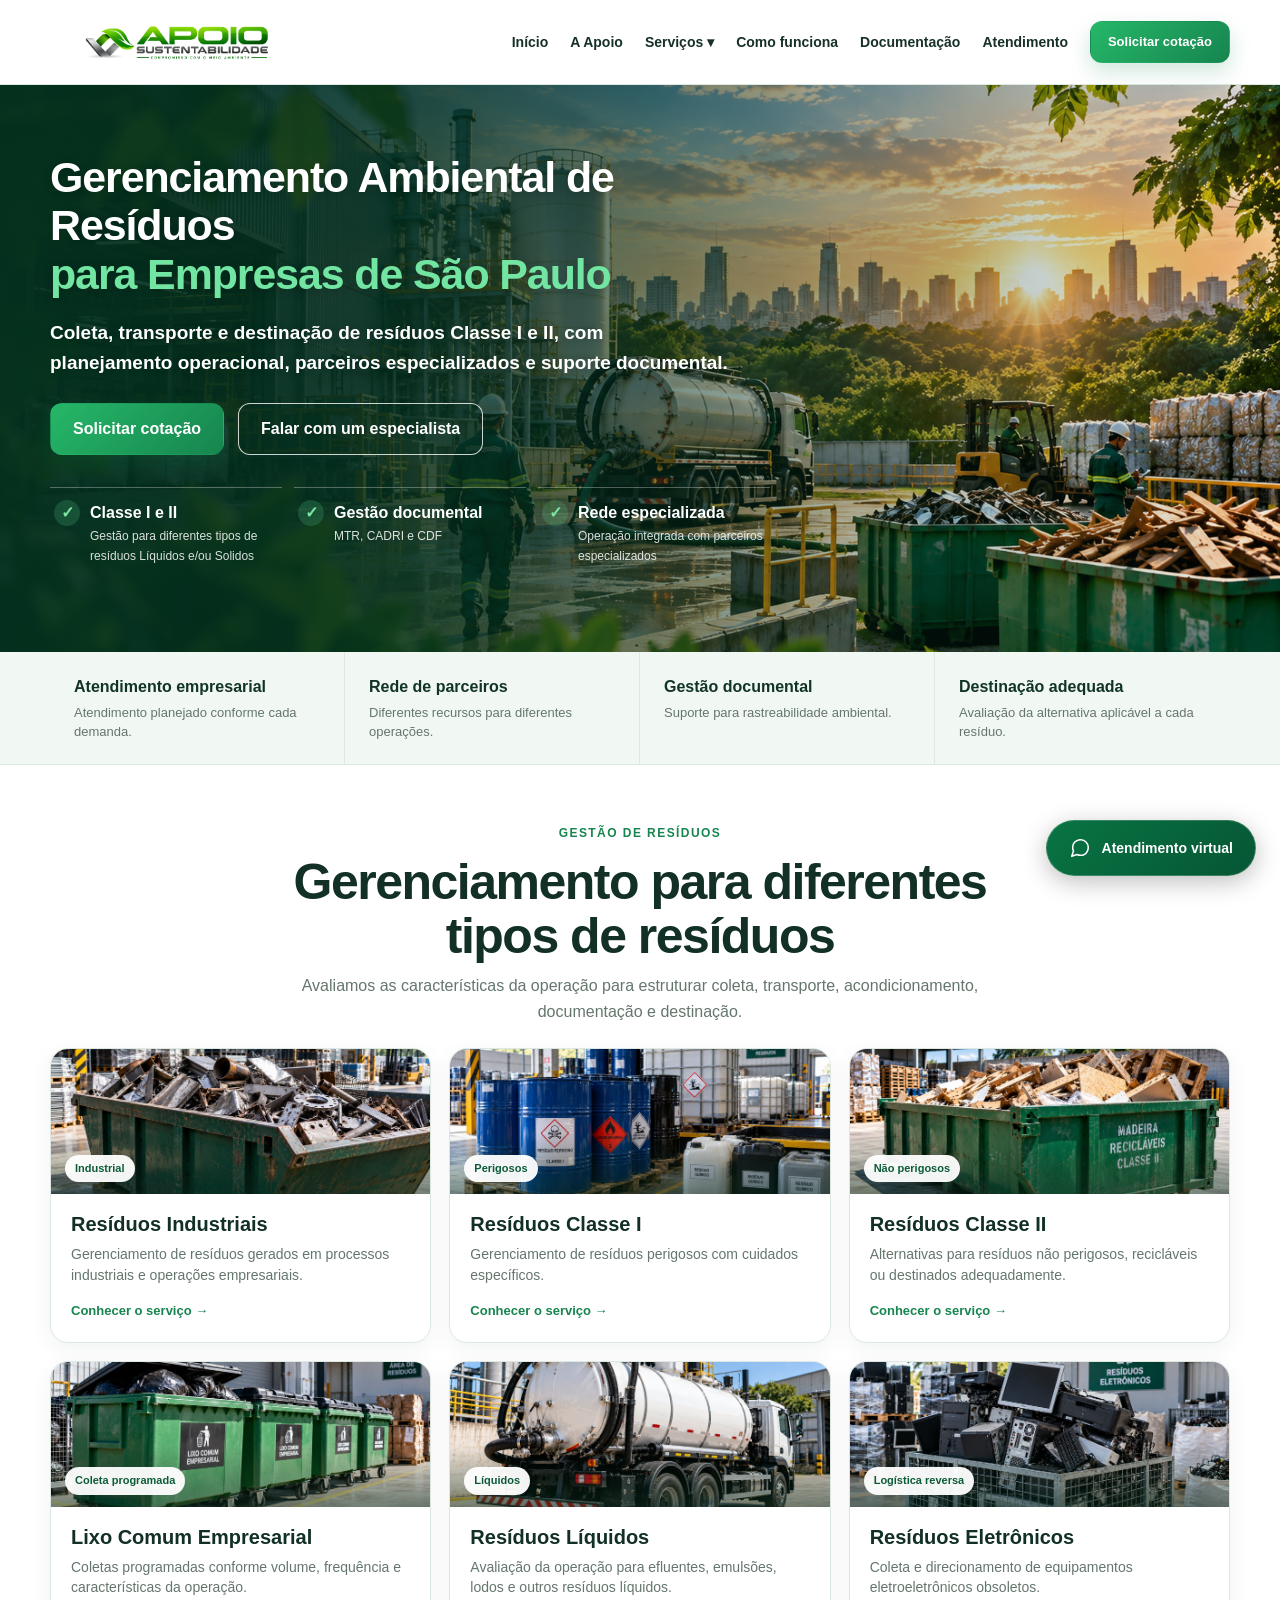
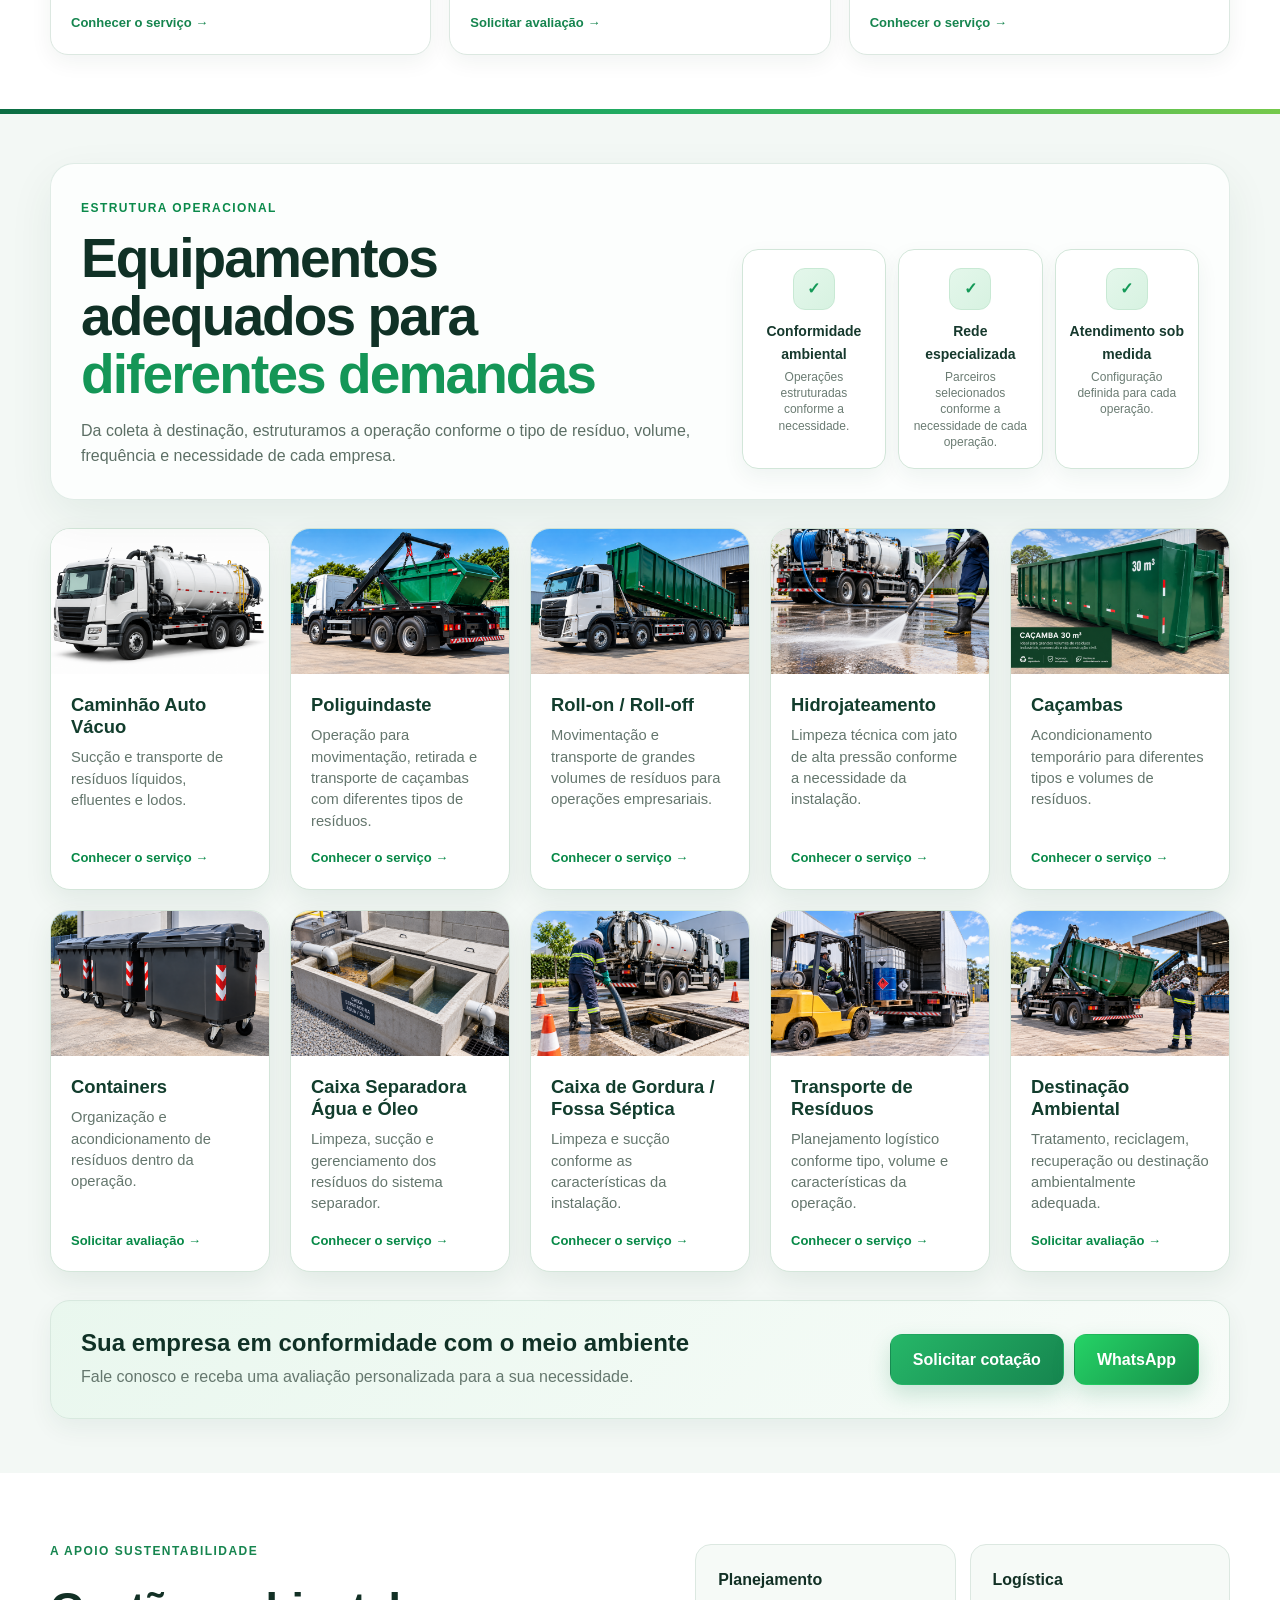
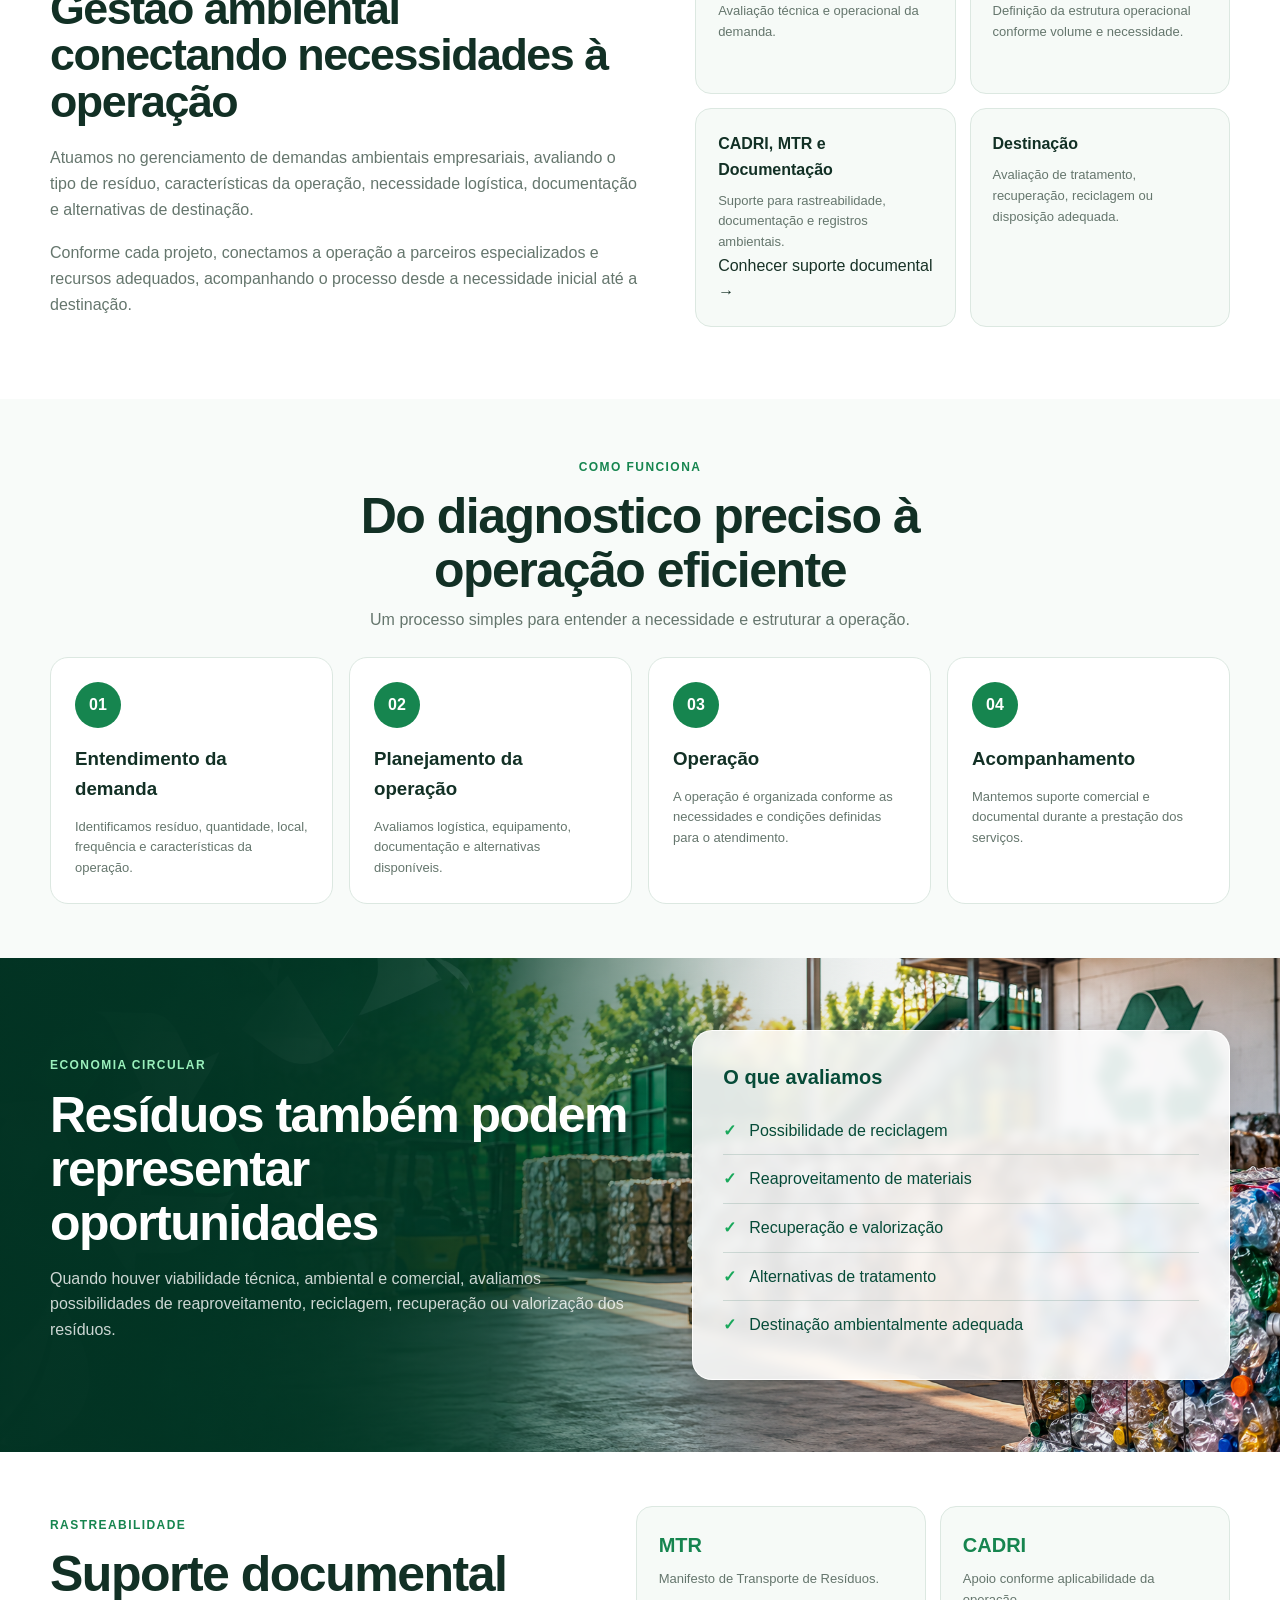
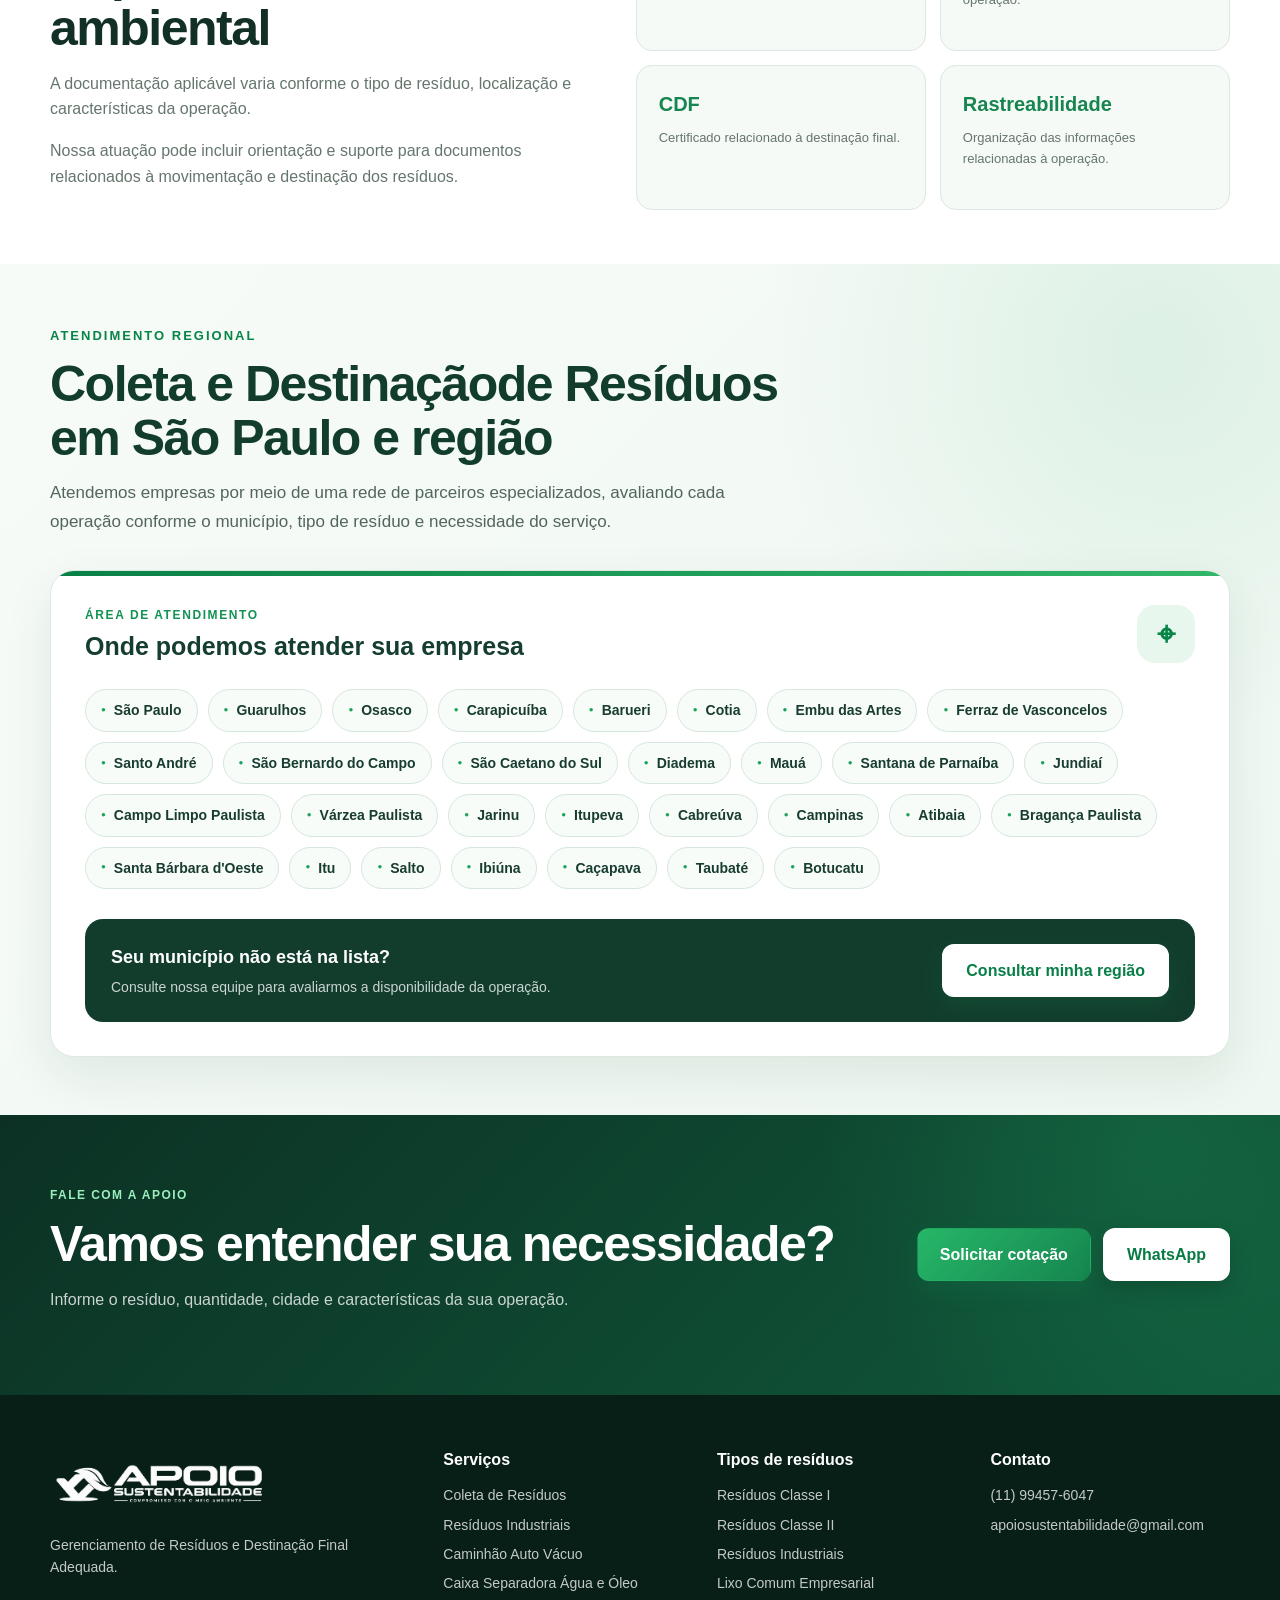
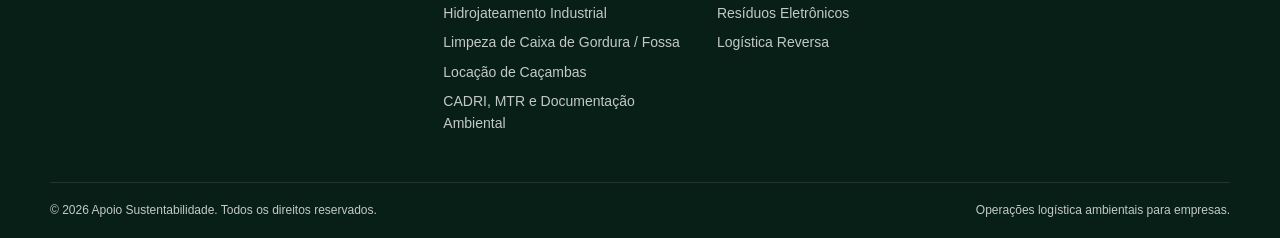
<file: index.html>
<!DOCTYPE html>
<html lang="pt-BR">
<head>
  <meta charset="UTF-8">

  <meta
    name="viewport"
    content="width=device-width, initial-scale=1.0"
  >

  <title>
    Gerenciamento de Resíduos em São Paulo | Apoio Sustentabilidade
  </title>

 <meta
  name="description"
  content="Gerenciamento, coleta e transporte de resíduos para empresas em São Paulo e região, incluindo resíduos Classe I e II e serviços de gestão ambiental."
>

  <link
    rel="canonical"
    href="https://www.apoiosustentabilidade.com.br/"
  >

  <link
    rel="icon"
    type="image/svg+xml"
    href="favicon.svg"
  >

  <link
    rel="stylesheet"
    href="styles.css?v=20261113-ajuste2"
  >

  <script type="application/ld+json">
  {
    "@context": "https://schema.org",
    "@type": "ProfessionalService",
    "name": "Apoio Sustentabilidade",
    "url": "https://www.apoiosustentabilidade.com.br/",
    "logo": "https://www.apoiosustentabilidade.com.br/logo-apoio.png",
    "image": "https://www.apoiosustentabilidade.com.br/logo-apoio.png",
    "telephone": "+55-11-99457-6047",
    "email": "apoiosustentabilidade@gmail.com",
    "areaServed": [
      "São Paulo",
      "Guarulhos",
      "Osasco",
      "Carapicuíba",
      "Barueri",
      "Santo André",
      "São Bernardo do Campo",
      "São Caetano do Sul",
      "Diadema",
      "Mauá",
      "Jundiaí",
      "Campo Limpo Paulista",
      "Várzea Paulista"
    ],
    "description": "Serviços de gerenciamento de resíduos, coleta, transporte, tratamento, destinação e suporte documental ambiental para empresas."
  }
  </script>

  <!-- Ajuste exclusivo do título da página inicial -->
  <style>
    body#top .hero.hero-v2 h1 {
      font-size: clamp(34px, 3.35vw, 45px) !important;
      line-height: 1.13 !important;
      letter-spacing: -0.025em !important;
      max-width: 760px !important;
      margin-bottom: 18px !important;
    }
    body#top .hero.hero-v2 .hero-lead {
      max-width: 680px !important;
      font-size: clamp(16px, 1.5vw, 19px) !important;
      line-height: 1.55 !important;
    }
    @media (max-width: 760px) {
      body#top .hero.hero-v2 h1 { font-size: clamp(30px, 7vw, 40px) !important; }
    }
  </style>
</head>

<body id="top">

<header class="header">

  <div class="container nav-wrap">

    <a
      href="#top"
      class="brand"
      aria-label="Apoio Sustentabilidade"
    >
      <img
        src="logo-apoio.png"
        alt="Apoio Sustentabilidade"
        class="brand-logo"
      >
    </a>

    <button
      class="menu-toggle"
      type="button"
      aria-label="Abrir menu"
    >
      ☰
    </button>

    <nav class="nav">

      <a href="#top">
        Início
      </a>

      <a href="#apoio">
        A Apoio
      </a>

    <div class="nav-dropdown">
 <a href="javascript:void(0)" class="nav-dropdown-toggle">
  Serviços ▾
  </a>

  <div class="nav-dropdown-menu">
    <a href="coleta-de-residuos.html">Coleta de Resíduos</a>
    <a href="residuos-classe-1.html">Resíduos Classe I</a>
    <a href="residuos-classe-2.html">Resíduos Classe II</a>
    <a href="residuos-industriais.html">Resíduos Industriais</a>
    <a href="caminhao-auto-vacuo.html">Caminhão Auto Vácuo</a>
    <a href="hidrojateamento-industrial.html">Hidrojateamento</a>
    <a href="limpeza-caixa-separadora-agua-oleo.html">Caixa Separadora Água/Óleo</a>
    <a href="limpeza-caixa-gordura-fossa.html">Caixa de Gordura e Fossa Séptica</a>
    <a href="coleta-lixo-comum-empresas.html">Lixo Comum Empresarial</a>
    <a href="coleta-residuos-eletronicos.html">Resíduos Eletrônicos</a>
<a href="logistica-reversa-sp.html">Logística Reversa</a>
<a href="locacao-cacambas-residuos.html">Caçambas para Resíduos</a>
    <a href="cadri-mtr-documentacao-ambiental.html">CADRI, MTR e Documentação</a>
  </div>
</div>

      <a href="#como-funciona">
        Como funciona
      </a>

      <a href="#documentacao">
        Documentação
      </a>

      <a href="#atendimento">
        Atendimento
      </a>

      <a
       href="solicitar-cotacao.html"
        class="btn btn-sm"
      >
        Solicitar cotação
      </a>

    </nav>

  </div>

</header>


<!-- ======================================================
     HERO
     ====================================================== -->

<section class="hero hero-v2">

 <div class="container hero-grid hero-grid-full">

    <div class="hero-copy hero-copy-v2">

      <h1>
        Gerenciamento Ambiental de Resíduos
        <strong>para Empresas de São Paulo</strong>
      </h1>

      <p class="hero-lead">
        Coleta, transporte e destinação de resíduos Classe I e II, com planejamento operacional, parceiros especializados e suporte documental.
      </p>

      <div class="hero-actions">

        <a
          href="solicitar-cotacao.html"
          class="btn"
        >
          Solicitar cotação
        </a>

        <a
          href="https://wa.me/5511994576047"
          target="_blank"
          rel="noopener noreferrer"
          class="btn btn-outline"
        >
          Falar com um especialista
        </a>

      </div>

      <div class="hero-features">

        <div class="hero-feature">

          <span class="feature-icon">
            ✓
          </span>

          <div>
            <strong>
              Classe I e II
            </strong>

            <small>
              Gestão para diferentes tipos de resíduos Líquidos e/ou Solidos
            </small>
          </div>

        </div>

        <div class="hero-feature">

          <span class="feature-icon">
            ✓
          </span>

          <div>
            <strong>
              Gestão documental
            </strong>

            <small>
              MTR, CADRI e CDF
            </small>
          </div>

        </div>

        <div class="hero-feature">

          <span class="feature-icon">
            ✓
          </span>

          <div>
            <strong>
              Rede especializada
            </strong>

            <small>
              Operação integrada com parceiros especializados
            </small>
          </div>

        </div>

      </div>

    </div>

      
  </div>

</section>


<!-- ======================================================
     CONFIANÇA
     ====================================================== -->

<section class="trust-strip">

  <div class="container trust-grid">

    <div class="trust-item">

      <strong>
        Atendimento empresarial
      </strong>

      <span>
        Atendimento planejado conforme cada demanda.
      </span>

    </div>

    <div class="trust-item">

      <strong>
        Rede de parceiros
      </strong>

      <span>
        Diferentes recursos para diferentes operações.
      </span>

    </div>

    <div class="trust-item">

      <strong>
        Gestão documental
      </strong>

      <span>
        Suporte para rastreabilidade ambiental.
      </span>

    </div>

    <div class="trust-item">

      <strong>
        Destinação adequada
      </strong>

      <span>
        Avaliação da alternativa aplicável a cada resíduo.
      </span>

    </div>

  </div>

</section>


<!-- ======================================================
     SOLUÇÕES POR RESÍDUO
     ====================================================== -->

<section
  class="section"
  id="solucoes"
>

  <div class="container">

    <div class="section-heading section-heading-center">

      <span class="eyebrow">
        Gestão de resíduos
      </span>

      <h2>
        Gerenciamento para diferentes tipos de resíduos
      </h2>

      <p>
        Avaliamos as características da operação para
        estruturar coleta, transporte, acondicionamento,
        documentação e destinação.
      </p>

    </div>


    <div class="service-photo-grid">

      <a
        href="residuos-industriais.html"
        class="service-photo-card"
      >

        <div class="service-photo">

          <img
            src="img-residuos-industriais.png"
            alt="Gerenciamento de resíduos industriais"
            loading="lazy"
          >

          <span class="service-photo-tag">
            Industrial
          </span>

        </div>

        <div class="service-photo-content">

          <h3>
            Resíduos Industriais
          </h3>

          <p>
            Gerenciamento de resíduos gerados em processos
            industriais e operações empresariais.
          </p>

          <span class="card-link">
            Conhecer o serviço →
          </span>

        </div>

      </a>


      <a
        href="residuos-classe-1.html"
        class="service-photo-card"
      >

        <div class="service-photo">

          <img
            src="img-residuos-classe-1.png"
            alt="Resíduos Classe I"
            loading="lazy"
          >

          <span class="service-photo-tag">
            Perigosos
          </span>

        </div>

        <div class="service-photo-content">

          <h3>
            Resíduos Classe I
          </h3>

          <p>
            Gerenciamento de resíduos perigosos com cuidados específicos.
          </p>

          <span class="card-link">
            Conhecer o serviço →
          </span>

        </div>

      </a>


      <a
        href="residuos-classe-2.html"
        class="service-photo-card"
      >

        <div class="service-photo">

          <img
            src="img-residuos-classe-2.png"
            alt="Resíduos Classe II"
            loading="lazy"
          >

          <span class="service-photo-tag">
            Não perigosos
          </span>

        </div>

        <div class="service-photo-content">

          <h3>
            Resíduos Classe II
          </h3>

          <p>
            Alternativas para resíduos não perigosos,
            recicláveis ou destinados adequadamente.
          </p>

          <span class="card-link">
            Conhecer o serviço →
          </span>

        </div>

      </a>


      <a
        href="coleta-lixo-comum-empresas.html"
        class="service-photo-card"
      >

        <div class="service-photo">

          <img
            src="img-lixo-comum.png"
            alt="Coleta de lixo comum empresarial"
            loading="lazy"
          >

          <span class="service-photo-tag">
            Coleta programada
          </span>

        </div>

        <div class="service-photo-content">

          <h3>
            Lixo Comum Empresarial
          </h3>

          <p>
            Coletas programadas conforme volume,
            frequência e características da operação.
          </p>

          <span class="card-link">
            Conhecer o serviço →
          </span>

        </div>

      </a>


      <a
        href="caminhao-auto-vacuo.html"
        class="service-photo-card"
      >

        <div class="service-photo">

          <img
            src="img-residuos-liquidos.png"
            alt="Gerenciamento de resíduos líquidos"
            loading="lazy"
          >

          <span class="service-photo-tag">
            Líquidos
          </span>

        </div>

        <div class="service-photo-content">

          <h3>
            Resíduos Líquidos
          </h3>

          <p>
           Avaliação da operação para efluentes,
emulsões, lodos e outros resíduos líquidos.
          </p>

          <span class="card-link">
            Solicitar avaliação →
          </span>

        </div>

      </a>


      <a
        href="coleta-residuos-eletronicos.html"
        class="service-photo-card"
      >

        <div class="service-photo">

          <img
  src="img-residuos-eletronicos.png"
  alt="Coleta de resíduos eletrônicos"
  loading="lazy"
          >

          <span class="service-photo-tag">
            Logística reversa
          </span>

        </div>

        <div class="service-photo-content">

          <h3>
            Resíduos Eletrônicos
          </h3>

          <p>
            Coleta e direcionamento de equipamentos
            eletroeletrônicos obsoletos.
          </p>

          <span class="card-link">
            Conhecer o serviço →
          </span>

        </div>

      </a>

    </div>

  </div>

</section>


<!-- ======================================================
     EQUIPAMENTOS E SOLUÇÕES
     ====================================================== -->

<section
  class="section equipment-solutions"
  id="operacao"
>

  <div class="container">

    <div class="equipment-heading">

      <div>

        <span class="eyebrow">
          Estrutura operacional
        </span>

        <h2>
  Equipamentos adequados para
  <strong>
    diferentes demandas
  </strong>
</h2>

        <p>
          Da coleta à destinação, estruturamos a operação
          conforme o tipo de resíduo, volume, frequência
          e necessidade de cada empresa.
        </p>

      </div>


      <div class="equipment-benefits">

        <div class="equipment-benefit">

          <span>✓</span>

          <div>
            <strong>
              Conformidade ambiental
            </strong>

            <small>
              Operações estruturadas conforme a necessidade.
            </small>
          </div>

        </div>

        <div class="equipment-benefit">

          <span>✓</span>

          <div>
            <strong>
              Rede especializada
            </strong>

            <small>
              Parceiros selecionados conforme a necessidade de cada operação.
            </small>
          </div>

        </div>

        <div class="equipment-benefit">

          <span>✓</span>

          <div>
            <strong>
              Atendimento sob medida
            </strong>

            <small>
              Configuração definida para cada operação.
            </small>
          </div>

        </div>

      </div>

    </div>


    <div class="equipment-grid">


      <!-- AUTO VÁCUO -->

      <a
        href="caminhao-auto-vacuo.html"
        class="equipment-card"
      >

        <div class="equipment-image">

          <img
            src="img-auto-vacuo.png"
            alt="Caminhão auto vácuo"
            loading="lazy"
          >

        </div>

        <div class="equipment-content">

          <h3>
            Caminhão Auto Vácuo
          </h3>

          <p>
            Sucção e transporte de resíduos líquidos,
            efluentes e lodos.
          </p>

          <span>
            Conhecer o serviço →
          </span>

        </div>

      </a>

      <!-- POLIGUINDASTE -->

<a
  href="locacao-cacambas-residuos.html"
  class="equipment-card"
>
  <div class="equipment-image">

    <img
      src="img-poliguindaste.png"
      alt="Caminhão poliguindaste para transporte e movimentação de caçambas"
      loading="lazy"
    >

  </div>

  <div class="equipment-content">

    <h3>
      Poliguindaste
    </h3>

    <p>
      Operação para movimentação, retirada e transporte de caçambas com diferentes tipos de resíduos.
    </p>

    <span>
      Conhecer o serviço →
    </span>

  </div>

</a>


<!-- ROLL-ON / ROLL-OFF -->

<a
  href="locacao-cacambas-residuos.html"
  class="equipment-card"
>
  <div class="equipment-image">

    <img
      src="img-roll-on-roll-off.png"
      alt="Caminhão Roll-on Roll-off para transporte de grandes volumes de resíduos"
      loading="lazy"
    >

  </div>

  <div class="equipment-content">

    <h3>
      Roll-on / Roll-off
    </h3>

    <p>
      Movimentação e transporte de grandes volumes de resíduos para operações empresariais.
    </p>

    <span>
      Conhecer o serviço →
    </span>

  </div>

</a>


      <!-- HIDROJATEAMENTO -->

      <a
        href="hidrojateamento-industrial.html"
        class="equipment-card"
      >

        <div class="equipment-image">

          <img
            src="img-hidrojateamento.png"
            alt="Serviço de hidrojateamento industrial"
            loading="lazy"
          >

        </div>

        <div class="equipment-content">

          <h3>
            Hidrojateamento
          </h3>

          <p>
            Limpeza técnica com jato de alta pressão
            conforme a necessidade da instalação.
          </p>

          <span>
            Conhecer o serviço →
          </span>

        </div>

      </a>


      <!-- CAÇAMBAS -->

      <a
        href="locacao-cacambas-residuos.html"
        class="equipment-card"
      >

        <div class="equipment-image">

          <img
            src="img-cacamba-30m3.png"
            alt="Caçamba Roll-on Roll-off de 30 m³ para acondicionamento de resíduos"
            loading="lazy"
          >

        </div>

        <div class="equipment-content">

          <h3>
            Caçambas
          </h3>

          <p>
            Acondicionamento temporário para diferentes
            tipos e volumes de resíduos.
          </p>

          <span>
            Conhecer o serviço →
          </span>

        </div>

      </a>


      <!-- CONTAINERS -->

      <a
        href="coleta-lixo-comum-empresas.html"
        class="equipment-card"
      >

        <div class="equipment-image">

          <img
            src="img-containers.png"
            alt="Containers para resíduos empresariais"
            loading="lazy"
          >

        </div>

        <div class="equipment-content">

          <h3>
            Containers
          </h3>

          <p>
            Organização e acondicionamento de resíduos
            dentro da operação.
          </p>

          <span>
            Solicitar avaliação →
          </span>

        </div>

      </a>


      <!-- CAIXA SEPARADORA -->

      <a
        href="limpeza-caixa-separadora-agua-oleo.html"
        class="equipment-card"
      >

        <div class="equipment-image">

          <img
            src="img-caixa-separadora.png"
            alt="Caixa separadora de água e óleo"
            loading="lazy"
          >

        </div>

        <div class="equipment-content">

          <h3>
            Caixa Separadora Água e Óleo
          </h3>

          <p>
            Limpeza, sucção e gerenciamento dos resíduos
            do sistema separador.
          </p>

          <span>
            Conhecer o serviço →
          </span>

        </div>

      </a>


      <!-- CAIXA DE GORDURA -->

      <a
        href="limpeza-caixa-gordura-fossa.html"
        class="equipment-card"
      >

        <div class="equipment-image">

          <img
            src="img-caixa-gordura.png"
            alt="Limpeza de caixa de gordura"
            loading="lazy"
          >

        </div>

        <div class="equipment-content">

          <h3>
            Caixa de Gordura / Fossa Séptica
          </h3>

          <p>
            Limpeza e sucção conforme as características
            da instalação.
          </p>

          <span>
            Conhecer o serviço →
          </span>

        </div>

      </a>


      <!-- TRANSPORTE -->

      <a
        href="coleta-de-residuos.html"
        class="equipment-card"
      >

        <div class="equipment-image">

          <img
            src="img-transporte-residuos.png?v=20260916-1"
            alt="Transporte de resíduos"
            loading="lazy"
          >

        </div>

        <div class="equipment-content">

          <h3>
            Transporte de Resíduos
          </h3>

          <p>
            Planejamento logístico conforme tipo,
            volume e características da operação.
          </p>

          <span>
            Conhecer o serviço →
          </span>

        </div>

      </a>


      <!-- DESTINAÇÃO -->

      <a
        href="cadri-mtr-documentacao-ambiental.html"
        class="equipment-card"
      >

        <div class="equipment-image">

          <img
            src="img-destinacao-ambiental.png?v=20260916-1"
            alt="Destinação ambiental de resíduos"
            loading="lazy"
          >

        </div>

        <div class="equipment-content">

          <h3>
            Destinação Ambiental
          </h3>

          <p>
            Tratamento, reciclagem, recuperação ou
            destinação ambientalmente adequada.
          </p>

          <span>
            Solicitar avaliação →
          </span>

        </div>

      </a>

    </div>


    <div class="equipment-cta">

      <div>

        <strong>
          Sua empresa em conformidade com o meio ambiente
        </strong>

        <p>
          Fale conosco e receba uma avaliação personalizada
          para a sua necessidade.
        </p>

      </div>

      <div class="equipment-cta-actions">

        <a
         href="solicitar-cotacao.html"
          class="btn"
        >
          Solicitar cotação
        </a>

        <a
          href="https://wa.me/5511994576047"
          target="_blank"
          rel="noopener noreferrer"
          class="btn btn-whatsapp"
        >
          WhatsApp
        </a>

      </div>

    </div>

  </div>

</section>


<!-- ======================================================
     A APOIO
     ====================================================== -->

<section
  class="section"
  id="apoio"
>

  <div class="container about-grid">

    <div class="about-content">

      <span class="eyebrow">
        A Apoio Sustentabilidade
      </span>

      <h2>
        Gestão ambiental conectando necessidades à operação
      </h2>

      <p>
        Atuamos no gerenciamento de demandas ambientais
        empresariais, avaliando o tipo de resíduo,
        características da operação, necessidade logística,
        documentação e alternativas de destinação.
      </p>

      <p>
        Conforme cada projeto, conectamos a operação a parceiros especializados e recursos adequados, acompanhando o processo desde a necessidade inicial até a destinação.
      </p>

    </div>


    <div class="about-panel">

      <div class="about-highlight">

        <strong>
          Planejamento
        </strong>

        <span>
          Avaliação técnica e operacional da demanda.
        </span>

      </div>

      <div class="about-highlight">

        <strong>
          Logística
        </strong>

        <span>
          Definição da estrutura operacional conforme volume e necessidade.
        </span>

      </div>

    <div class="about-highlight">
  <strong>
    CADRI, MTR e Documentação
  </strong>

  <span>
    Suporte para rastreabilidade, documentação e registros ambientais.
  </span>

  <a href="cadri-mtr-documentacao-ambiental.html">
    Conhecer suporte documental →
  </a>
</div>

      <div class="about-highlight">

        <strong>
          Destinação
        </strong>

        <span>
          Avaliação de tratamento, recuperação, reciclagem
          ou disposição adequada.
        </span>

      </div>

    </div>

  </div>

</section>


<!-- ======================================================
     COMO FUNCIONA
     ====================================================== -->

<section
  class="section process-section"
  id="como-funciona"
>

  <div class="container">

    <div class="section-heading section-heading-center">

      <span class="eyebrow">
        Como funciona
      </span>

      <h2>
        Do diagnostico preciso à operação eficiente
      </h2>

      <p>
        Um processo simples para entender a necessidade
        e estruturar a operação.
      </p>

    </div>


    <div class="process-grid">

      <div class="process-card">

        <span>
          01
        </span>

        <h3>
          Entendimento da demanda
        </h3>

        <p>
          Identificamos resíduo, quantidade, local,
          frequência e características da operação.
        </p>

      </div>

      <div class="process-card">

        <span>
          02
        </span>

        <h3>
          Planejamento da operação
        </h3>

        <p>
          Avaliamos logística, equipamento, documentação
          e alternativas disponíveis.
        </p>

      </div>

      <div class="process-card">

        <span>
          03
        </span>

        <h3>
          Operação
        </h3>

        <p>
          A operação é organizada conforme as necessidades
e condições definidas para o atendimento.
        </p>

      </div>

      <div class="process-card">

        <span>
          04
        </span>

        <h3>
          Acompanhamento
        </h3>

        <p>
          Mantemos suporte comercial e documental durante
          a prestação dos serviços.
        </p>

      </div>

    </div>

  </div>

</section>


<!-- ======================================================
     VALORIZAÇÃO
     ====================================================== -->

<section class="section-dark circular-section">

  <div class="container value-grid">

    <div class="value-content">

      <span class="eyebrow light">
        Economia circular
      </span>

      <h2>
        Resíduos também podem representar oportunidades
      </h2>

      <p>
        Quando houver viabilidade técnica, ambiental
        e comercial, avaliamos possibilidades de
        reaproveitamento, reciclagem, recuperação
        ou valorização dos resíduos.
      </p>

    </div>


    <div class="value-panel">

      <strong>
        O que avaliamos
      </strong>

      <ul class="check-list">

        <li>
          Possibilidade de reciclagem
        </li>

        <li>
          Reaproveitamento de materiais
        </li>

        <li>
          Recuperação e valorização
        </li>

        <li>
          Alternativas de tratamento
        </li>

        <li>
          Destinação ambientalmente adequada
        </li>

      </ul>

    </div>

  </div>

</section>


<!-- ======================================================
     DOCUMENTAÇÃO
     ====================================================== -->

<section
  class="section documentation-section"
  id="documentacao"
>

  <div class="container documentation-grid">

    <div>

      <span class="eyebrow">
        Rastreabilidade
      </span>

      <h2>
        Suporte documental ambiental
      </h2>

      <p>
        A documentação aplicável varia conforme o tipo
        de resíduo, localização e características
        da operação.
      </p>

      <p>
        Nossa atuação pode incluir orientação e suporte
        para documentos relacionados à movimentação
        e destinação dos resíduos.
      </p>

    </div>


    <div class="document-grid">

      <div class="document-card">

        <strong>
          MTR
        </strong>

        <span>
          Manifesto de Transporte de Resíduos.
        </span>

      </div>

      <div class="document-card">

        <strong>
          CADRI
        </strong>

        <span>
          Apoio conforme aplicabilidade da operação.
        </span>

      </div>

      <div class="document-card">

        <strong>
          CDF
        </strong>

        <span>
          Certificado relacionado à destinação final.
        </span>

      </div>

      <div class="document-card">

        <strong>
          Rastreabilidade
        </strong>

        <span>
          Organização das informações relacionadas
          à operação.
        </span>

      </div>

    </div>

  </div>

</section>


<!-- ======================================================
     REGIÕES
     ====================================================== -->

<section class="section regions-section regions-premium">
  <div class="container">

    <div class="regions-header">
      <span class="eyebrow">ATENDIMENTO REGIONAL</span>

      <h2>Coleta e Destinaçãode Resíduos em São Paulo e região</h2>

      <p>
        Atendemos empresas por meio de uma rede de parceiros especializados,
        avaliando cada operação conforme o município, tipo de resíduo e
        necessidade do serviço.
      </p>
    </div>

    <div class="regions-card">

      <div class="regions-card-top">
        <div>
          <span class="regions-label">ÁREA DE ATENDIMENTO</span>
          <h3>Onde podemos atender sua empresa</h3>
        </div>

        <div class="regions-icon" aria-hidden="true">⌖</div>
      </div>

      <div class="regions-list">
        <span>São Paulo</span>
        <span>Guarulhos</span>
        <span>Osasco</span>
        <span>Carapicuíba</span>
        <span>Barueri</span>
        <span>Cotia</span>
        <span>Embu das Artes</span>
        <span>Ferraz de Vasconcelos</span>

        <span>Santo André</span>
        <span>São Bernardo do Campo</span>
        <span>São Caetano do Sul</span>
        <span>Diadema</span>
        <span>Mauá</span>
        <span>Santana de Parnaíba</span>

        <span>Jundiaí</span>
        <span>Campo Limpo Paulista</span>
        <span>Várzea Paulista</span>
        <span>Jarinu</span>
        <span>Itupeva</span>
        <span>Cabreúva</span>

        <span>Campinas</span>
        <span>Atibaia</span>
        <span>Bragança Paulista</span>
        <span>Santa Bárbara d'Oeste</span>

        <span>Itu</span>
        <span>Salto</span>
        <span>Ibiúna</span>

        <span>Caçapava</span>
        <span>Taubaté</span>
        <span>Botucatu</span>
      </div>

      <div class="regions-action">
        <div>
          <strong>Seu município não está na lista?</strong>
          <p>Consulte nossa equipe para avaliarmos a disponibilidade da operação.</p>
        </div>

        <a
          class="btn btn-primary"
          href="https://wa.me/5511994576047?text=Ol%C3%A1%2C%20gostaria%20de%20consultar%20atendimento%20na%20minha%20regi%C3%A3o."
          target="_blank"
          rel="noopener"
        >
          Consultar minha região
        </a>
      </div>

    </div>

  </div>
</section>

<!-- ======================================================
     CTA FINAL
     ====================================================== -->

<section
  class="final-cta"
  id="atendimento"
>

  <div class="container final-cta-box">

    <div>

      <span class="eyebrow light">
        Fale com a Apoio
      </span>

      <h2>
        Vamos entender sua necessidade?
      </h2>

      <p>
        Informe o resíduo, quantidade, cidade e
        características da sua operação.
      </p>

    </div>


    <div class="final-cta-actions">

      <a
        href="solicitar-cotacao.html"
        class="btn"
      >
        Solicitar cotação
      </a>

      <a
        href="https://wa.me/5511994576047"
        target="_blank"
        rel="noopener noreferrer"
        class="btn btn-outline"
      >
        WhatsApp
      </a>

    </div>

  </div>

</section>


<!-- ======================================================
     FOOTER
     ====================================================== -->

<footer class="footer">

  <div class="container footer-grid">

    <div>

      <img
        src="logo-apoio.png"
        alt="Apoio Sustentabilidade"
        class="footer-logo"
      >

      <p>
        Gerenciamento de Resíduos e Destinação Final Adequada.
      </p>

    </div>


    <div>

      <strong>
        Serviços
      </strong>

      <a href="coleta-de-residuos.html">
        Coleta de Resíduos
      </a>

      <a href="residuos-industriais.html">
        Resíduos Industriais
      </a>

      <a href="caminhao-auto-vacuo.html">
        Caminhão Auto Vácuo
      </a>

      <a href="limpeza-caixa-separadora-agua-oleo.html">
        Caixa Separadora Água e Óleo
      </a>

        <a href="hidrojateamento-industrial.html">
  Hidrojateamento Industrial
</a>

<a href="limpeza-caixa-gordura-fossa.html">
  Limpeza de Caixa de Gordura / Fossa
</a>

<a href="locacao-cacambas-residuos.html">
  Locação de Caçambas
</a>

<a href="cadri-mtr-documentacao-ambiental.html">
  CADRI, MTR e Documentação Ambiental
</a>  
      
    </div>


    <div>

      <strong>
  Tipos de resíduos
</strong>

<a href="residuos-classe-1.html">
  Resíduos Classe I
  </a>

<a href="residuos-classe-2.html">
  Resíduos Classe II
</a>

<a href="residuos-industriais.html">
  Resíduos Industriais
</a>

<a href="coleta-lixo-comum-empresas.html">
  Lixo Comum Empresarial
</a>

<a href="coleta-residuos-eletronicos.html">
  Resíduos Eletrônicos
</a>

      <a href="logistica-reversa-sp.html">
  Logística Reversa
</a>


   </div>

<div>

      <strong>
        Contato
      </strong>

      <a href="tel:+5511994576047">
        (11) 99457-6047
      </a>

      <a href="mailto:apoiosustentabilidade@gmail.com">
        apoiosustentabilidade@gmail.com
      </a>

    </div>

  </div>


  <div class="container footer-bottom">

    <span>
      © <span id="ano"></span> Apoio Sustentabilidade.
      Todos os direitos reservados.
    </span>

    <span>
      Operações logística ambientais para empresas.
    </span>

  </div>

</footer>

<script src="script.js?v=20260909-1"></script>

<!-- ASSISTENTE VIRTUAL APOIO SUSTENTABILIDADE -->

<link rel="stylesheet" href="assistente-apoio.css?v=3">
<script src="assistente-apoio.js?v=3" defer></script>

<!-- FIM DO ASSISTENTE VIRTUAL -->

</body>
</html>
</file>
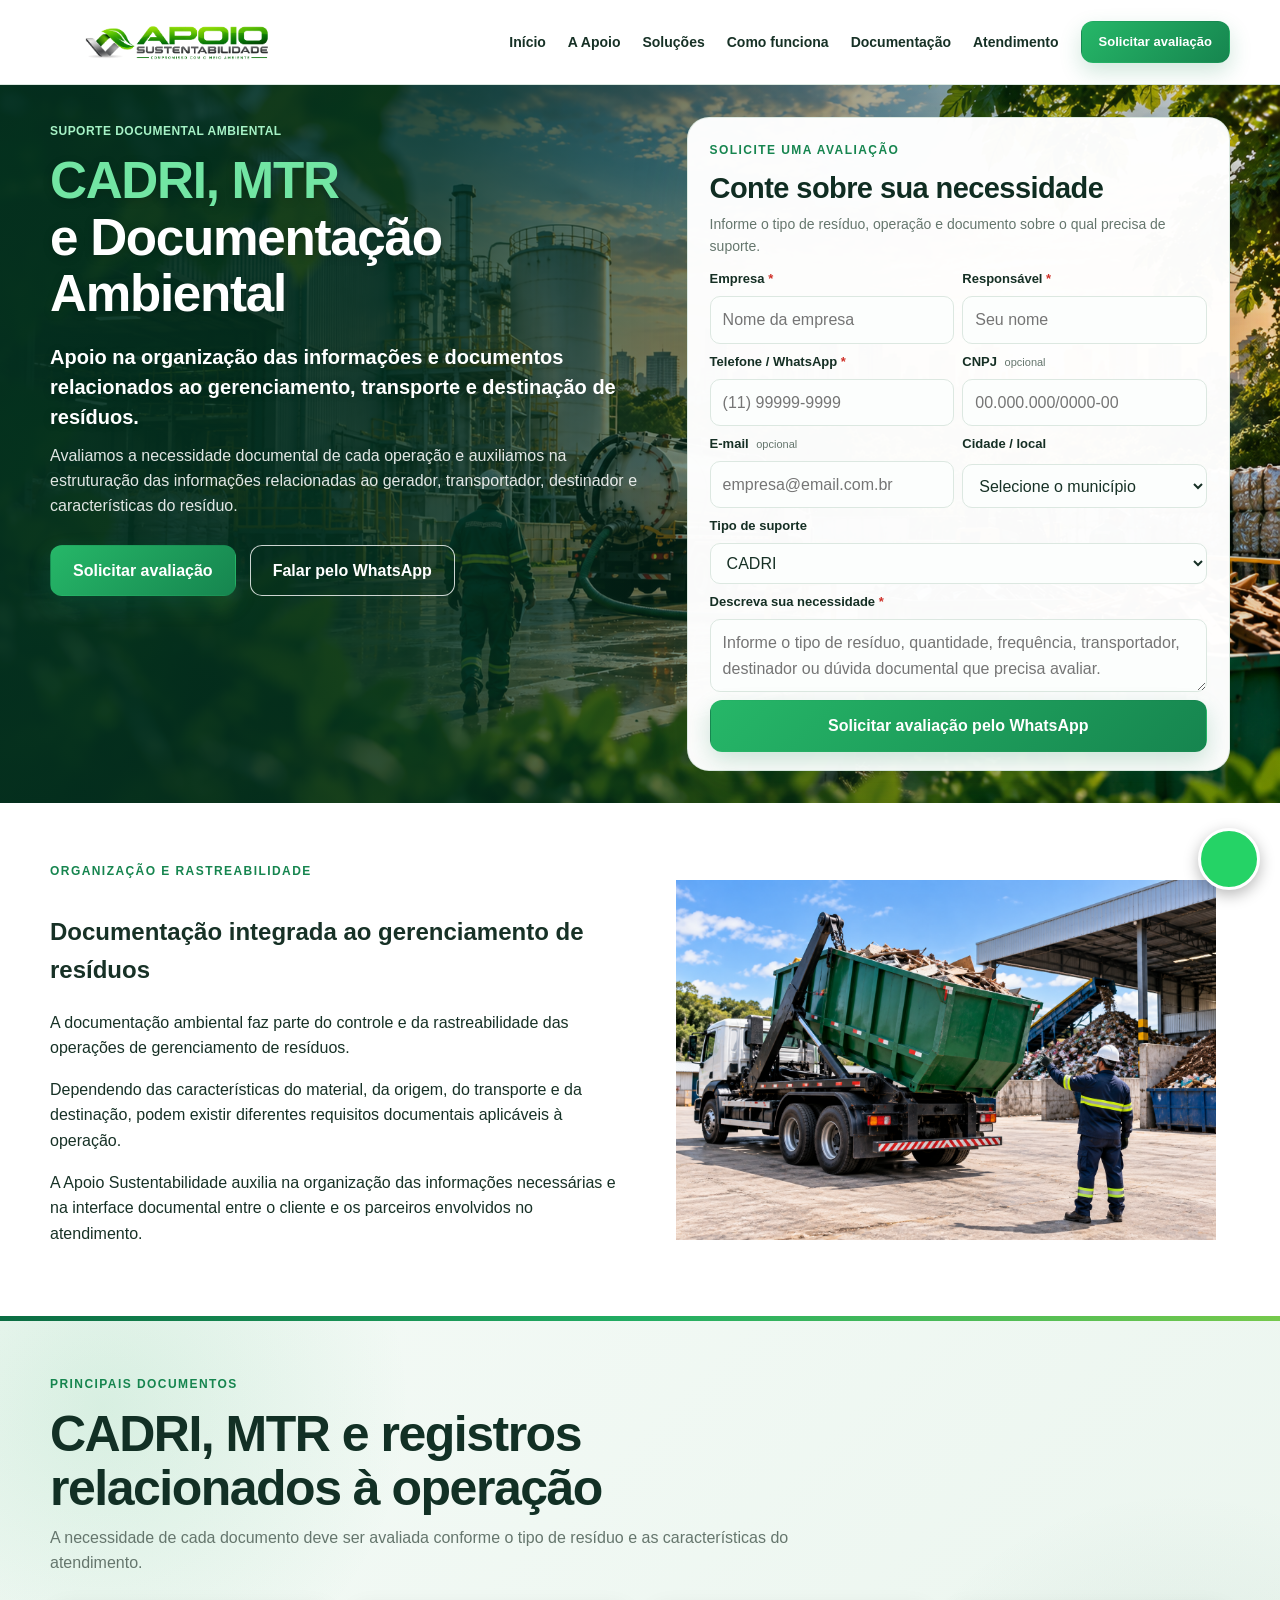
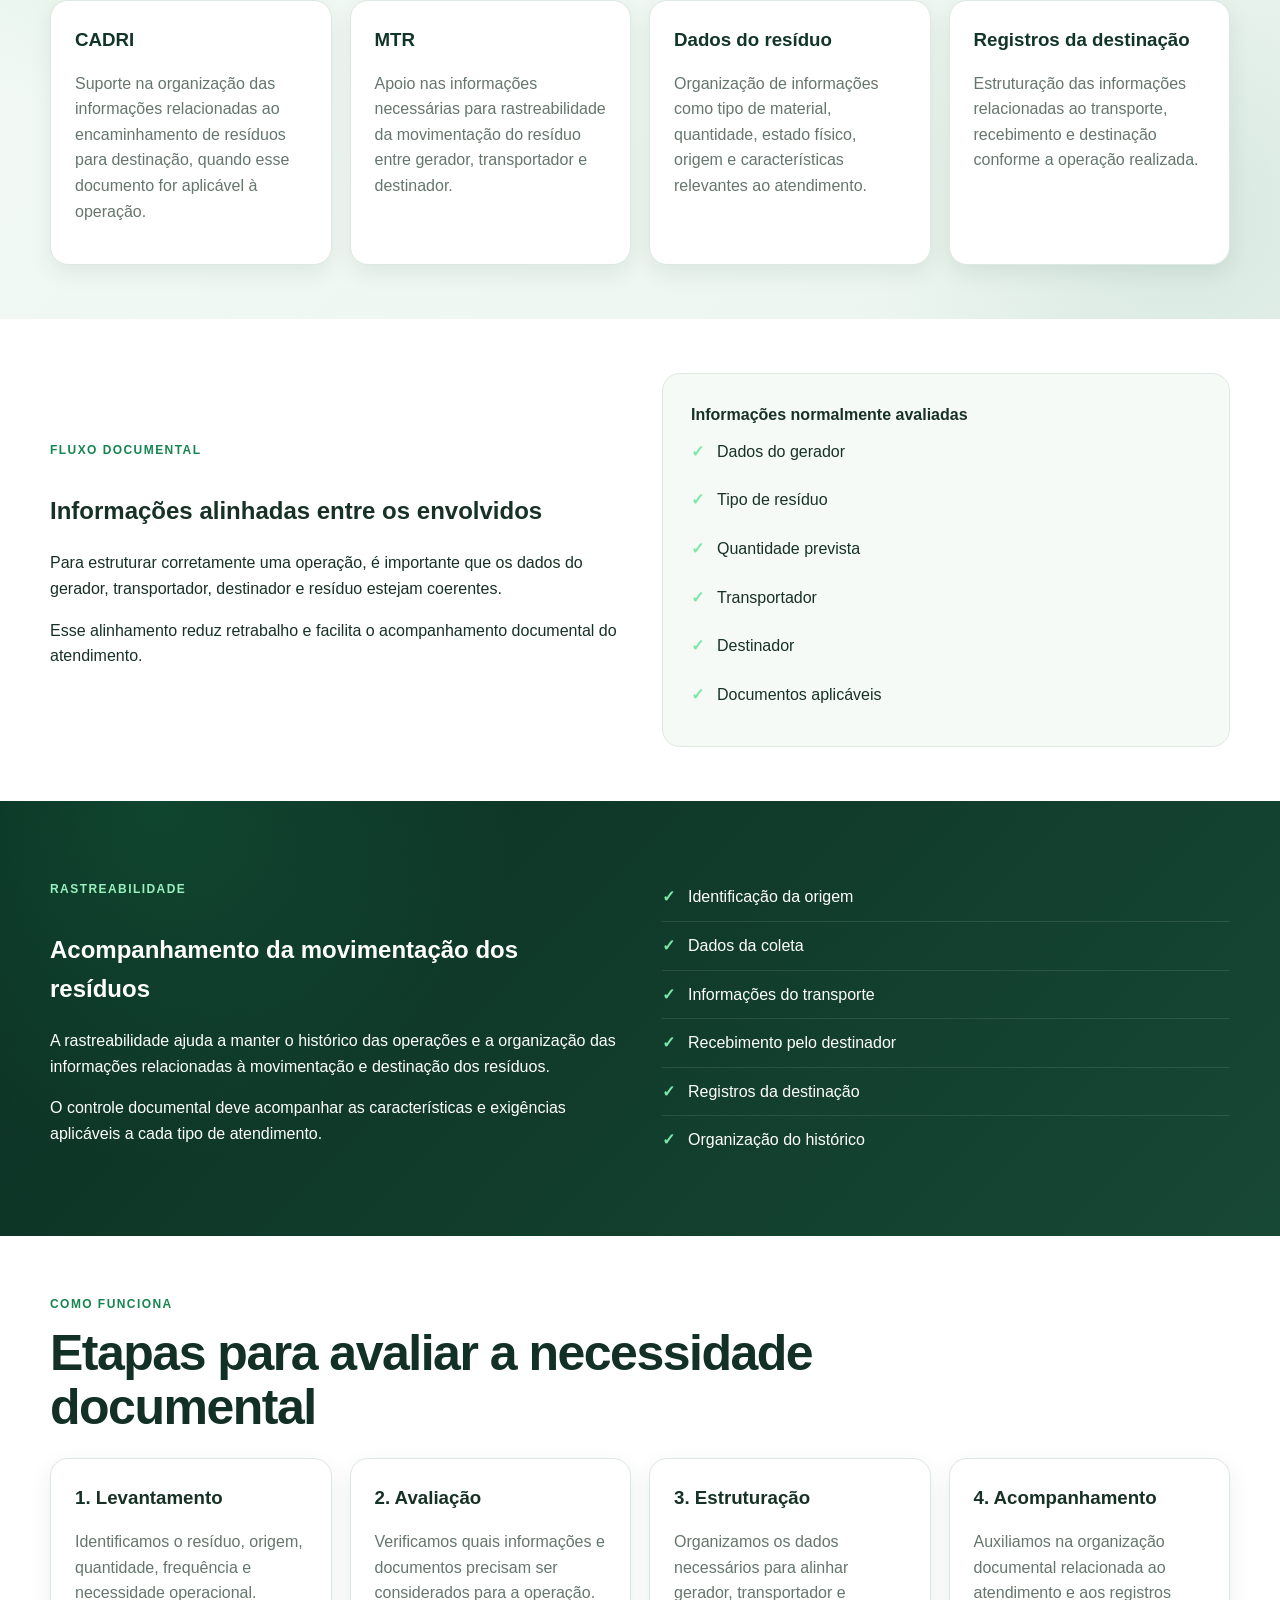
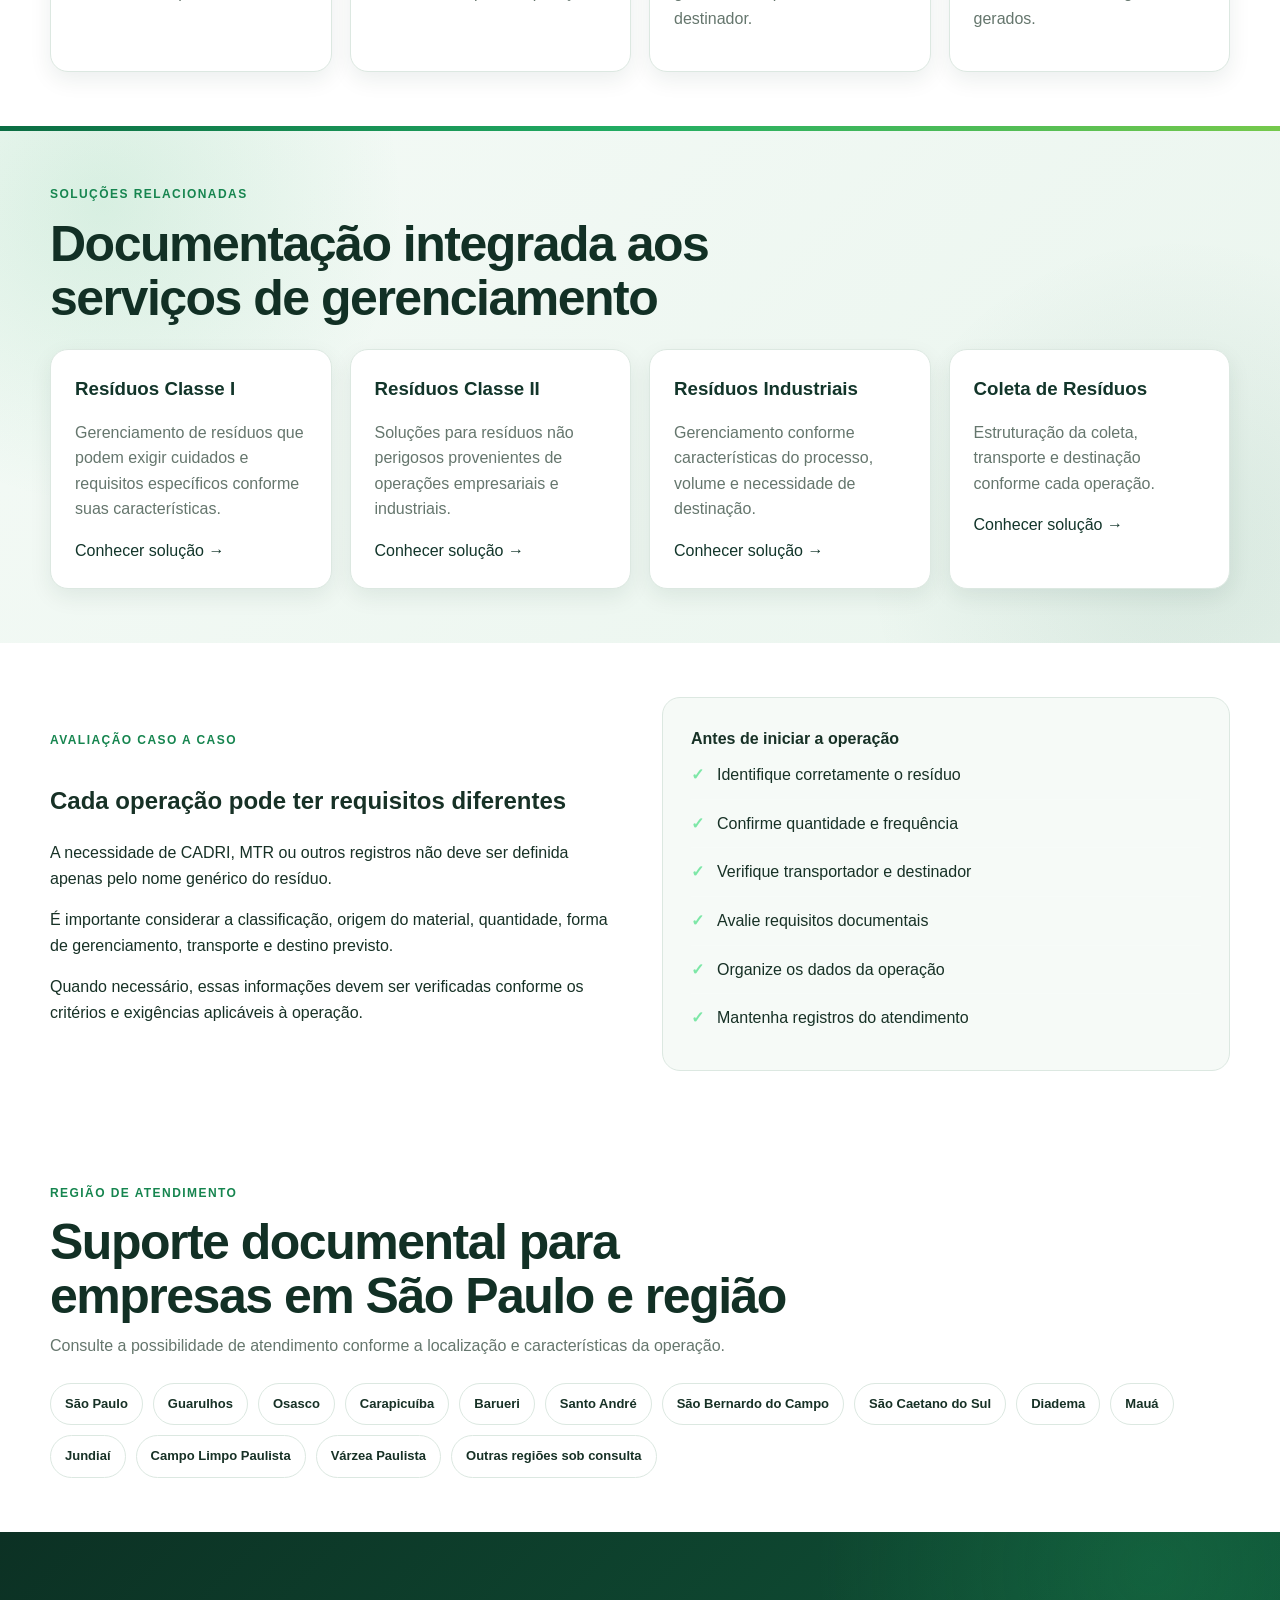
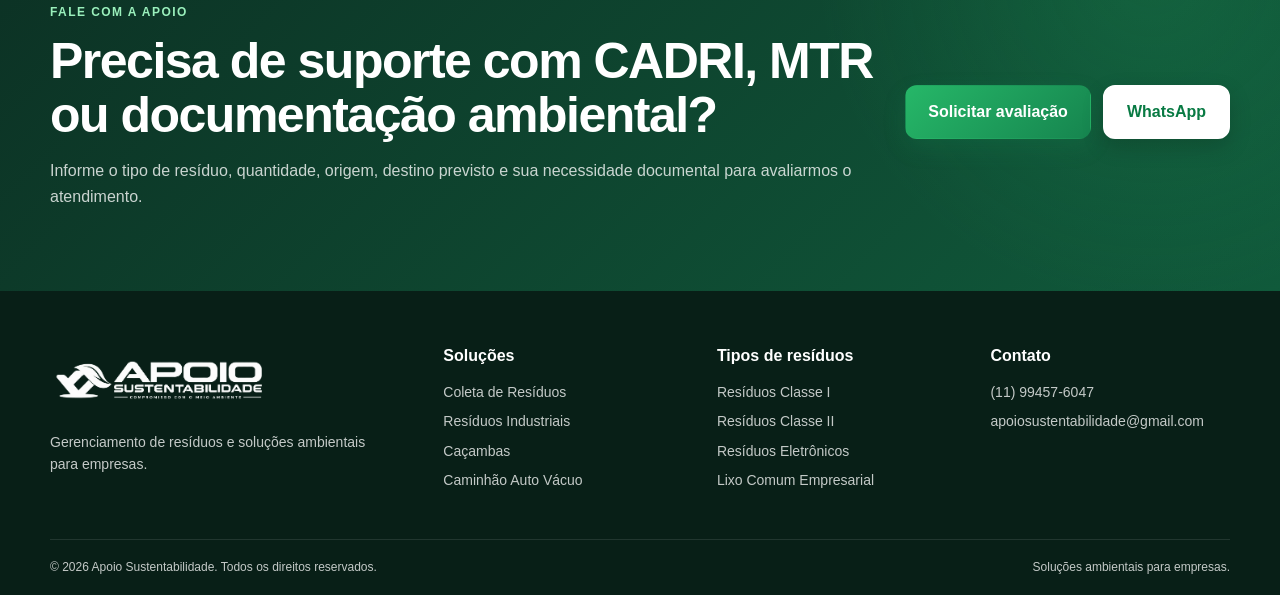
<file: cadri-mtr-documentacao-ambiental.html>
<!DOCTYPE html>
<html lang="pt-BR">
<head>
  <meta charset="UTF-8">
  <meta name="viewport" content="width=device-width, initial-scale=1.0">

  <title>CADRI, MTR e Documentação Ambiental em São Paulo | Apoio Sustentabilidade</title>

  <meta
    name="description"
    content="Suporte para CADRI, MTR, rastreabilidade e documentação ambiental relacionada ao gerenciamento de resíduos empresariais e industriais."
  >

  <link
    rel="canonical"
    href="https://www.apoiosustentabilidade.com.br/cadri-mtr-documentacao-ambiental.html"
  >

  <link rel="icon" type="image/svg+xml" href="favicon.svg">
  <link rel="stylesheet" href="styles.css?v=20260906-4">
</head>

<body id="top">

<header class="header">
  <div class="container nav-wrap">

    <a href="index.html" class="brand" aria-label="Apoio Sustentabilidade">
      <img
        src="logo-apoio.png"
        alt="Apoio Sustentabilidade"
        class="brand-logo"
      >
    </a>

    <button
      class="menu-toggle"
      type="button"
      aria-label="Abrir menu"
    >
      ☰
    </button>

    <nav class="nav">
      <a href="index.html">Início</a>
      <a href="index.html#apoio">A Apoio</a>
      <a href="index.html#solucoes">Soluções</a>
      <a href="index.html#como-funciona">Como funciona</a>
      <a href="index.html#documentacao">Documentação</a>
      <a href="index.html#atendimento">Atendimento</a>

      <a href="#cotacao" class="btn btn-sm">
        Solicitar avaliação
      </a>
    </nav>

  </div>
</header>


<main>

  <!-- HERO -->

  <section class="hero hero-v2">

    <div class="container hero-grid">

      <div class="hero-copy hero-copy-v2">

        <span class="eyebrow hero-eyebrow">
          Suporte documental ambiental
        </span>

        <h1>
          <strong>CADRI, MTR</strong> e Documentação Ambiental
        </h1>

        <p class="hero-lead">
          Apoio na organização das informações e documentos relacionados
          ao gerenciamento, transporte e destinação de resíduos.
        </p>

        <p class="hero-description">
          Avaliamos a necessidade documental de cada operação
          e auxiliamos na estruturação das informações relacionadas
          ao gerador, transportador, destinador e características do resíduo.
        </p>

        <div class="hero-actions">

          <a href="#cotacao" class="btn">
            Solicitar avaliação
          </a>

          <a
            href="https://wa.me/5511994576047"
            target="_blank"
            rel="noopener noreferrer"
            class="btn btn-outline"
          >
            Falar pelo WhatsApp
          </a>

        </div>

      </div>


      <!-- FORMULÁRIO -->

      <div class="quote-card quote-card-v2" id="cotacao">

        <span class="eyebrow">
          Solicite uma avaliação
        </span>

        <h2>
          Conte sobre sua necessidade
        </h2>

        <p class="quote-intro">
          Informe o tipo de resíduo, operação e documento
          sobre o qual precisa de suporte.
        </p>

        <form id="leadForm">

          <div class="form-grid">

            <div class="form-field">
              <label for="empresa">
                Empresa <span>*</span>
              </label>

              <input
                id="empresa"
                type="text"
                placeholder="Nome da empresa"
                required
              >
            </div>


            <div class="form-field">
              <label for="nome">
                Responsável <span>*</span>
              </label>

              <input
                id="nome"
                type="text"
                placeholder="Seu nome"
                required
              >
            </div>


            <div class="form-field">
              <label for="telefone">
                Telefone / WhatsApp <span>*</span>
              </label>

              <input
                id="telefone"
                type="tel"
                placeholder="(11) 99999-9999"
                required
              >
            </div>


            <div class="form-field">
              <label for="cnpj">
                CNPJ <small>opcional</small>
              </label>

              <input
                id="cnpj"
                type="text"
                placeholder="00.000.000/0000-00"
              >
            </div>


            <div class="form-field">
              <label for="email">
                E-mail <small>opcional</small>
              </label>

              <input
                id="email"
                type="email"
                placeholder="empresa@email.com.br"
              >
            </div>


            <div class="form-field">
              <label for="cidade">
                Cidade / local
              </label>

              <select id="cidade">
  <option value="">Selecione o município</option>

  <optgroup label="São Paulo e Grande São Paulo">
    <option>São Paulo - SP</option>
    <option>Guarulhos - SP</option>
    <option>Osasco - SP</option>
    <option>Carapicuíba - SP</option>
    <option>Barueri - SP</option>
    <option>Santo André - SP</option>
    <option>São Bernardo do Campo - SP</option>
    <option>São Caetano do Sul - SP</option>
    <option>Diadema - SP</option>
    <option>Mauá - SP</option>
    <option>Poá - SP</option>
    <option>Arujá - SP</option>
    <option>Suzano - SP</option>
    <option>Caieiras - SP</option>
    <option>Itaquaquecetuba - SP</option>
    <option>Santa Isabel - SP</option>
  </optgroup>

  <optgroup label="Jundiaí e Região">
    <option>Jundiaí - SP</option>
    <option>Campo Limpo Paulista - SP</option>
    <option>Várzea Paulista - SP</option>
  </optgroup>

  <option value="Outro município">Outro município</option>
</select>

<input
  id="cidadeOutro"
  type="text"
  placeholder="Digite o município e UF"
  style="display: none; margin-top: 10px;"
>
            </div>

          </div>


          <div class="form-field">

            <label for="servico">
              Tipo de suporte
            </label>

            <select id="servico">

              <option value="CADRI">
                CADRI
              </option>

              <option value="MTR">
                MTR
              </option>

              <option value="CADRI e MTR">
                CADRI e MTR
              </option>

              <option value="Documentação ambiental">
                Documentação ambiental
              </option>

              <option value="Rastreabilidade de resíduos">
                Rastreabilidade de resíduos
              </option>

              <option value="Outro">
                Outro
              </option>

            </select>

          </div>


          <div class="form-field">

            <label for="demanda">
              Descreva sua necessidade <span>*</span>
            </label>

            <textarea
              id="demanda"
              placeholder="Informe o tipo de resíduo, quantidade, frequência, transportador, destinador ou dúvida documental que precisa avaliar."
              required
            ></textarea>

          </div>


          <button type="submit" class="btn btn-full">
            Solicitar avaliação pelo WhatsApp
          </button>

        </form>

      </div>

    </div>

  </section>


  <!-- APRESENTAÇÃO COM IMAGEM -->

  <section class="section">

    <div class="container two-col">

      <div>

        <span class="eyebrow">
          Organização e rastreabilidade
        </span>

        <h2>
          Documentação integrada ao gerenciamento de resíduos
        </h2>

        <p>
          A documentação ambiental faz parte do controle
          e da rastreabilidade das operações de gerenciamento de resíduos.
        </p>

        <p>
          Dependendo das características do material, da origem,
          do transporte e da destinação, podem existir diferentes
          requisitos documentais aplicáveis à operação.
        </p>

        <p>
          A Apoio Sustentabilidade auxilia na organização das informações
          necessárias e na interface documental entre o cliente
          e os parceiros envolvidos no atendimento.
        </p>

      </div>


      <div class="equipment-image">

        <img
          src="img-destinacao-ambiental.png"
          alt="Gestão documental e destinação ambiental de resíduos"
          loading="lazy"
        >

      </div>

    </div>

  </section>


  <!-- CADRI E MTR -->

  <section class="section equipment-solutions">

    <div class="container">

      <div class="section-heading">

        <span class="eyebrow">
          Principais documentos
        </span>

        <h2>
          CADRI, MTR e registros relacionados à operação
        </h2>

        <p>
          A necessidade de cada documento deve ser avaliada
          conforme o tipo de resíduo e as características do atendimento.
        </p>

      </div>


      <div class="cards">

        <div class="card">

          <h3>CADRI</h3>

          <p>
            Suporte na organização das informações relacionadas
            ao encaminhamento de resíduos para destinação,
            quando esse documento for aplicável à operação.
          </p>

        </div>


        <div class="card">

          <h3>MTR</h3>

          <p>
            Apoio nas informações necessárias para rastreabilidade
            da movimentação do resíduo entre gerador,
            transportador e destinador.
          </p>

        </div>


        <div class="card">

          <h3>Dados do resíduo</h3>

          <p>
            Organização de informações como tipo de material,
            quantidade, estado físico, origem e características
            relevantes ao atendimento.
          </p>

        </div>


        <div class="card">

          <h3>Registros da destinação</h3>

          <p>
            Estruturação das informações relacionadas
            ao transporte, recebimento e destinação conforme
            a operação realizada.
          </p>

        </div>

      </div>

    </div>

  </section>


  <!-- FLUXO DOCUMENTAL -->

  <section class="section">

    <div class="container two-col">

      <div>

        <span class="eyebrow">
          Fluxo documental
        </span>

        <h2>
          Informações alinhadas entre os envolvidos
        </h2>

        <p>
          Para estruturar corretamente uma operação,
          é importante que os dados do gerador, transportador,
          destinador e resíduo estejam coerentes.
        </p>

        <p>
          Esse alinhamento reduz retrabalho e facilita
          o acompanhamento documental do atendimento.
        </p>

      </div>


      <div class="area-panel">

        <strong>
          Informações normalmente avaliadas
        </strong>

        <ul class="check-list">
          <li>Dados do gerador</li>
          <li>Tipo de resíduo</li>
          <li>Quantidade prevista</li>
          <li>Transportador</li>
          <li>Destinador</li>
          <li>Documentos aplicáveis</li>
        </ul>

      </div>

    </div>

  </section>


  <!-- RASTREABILIDADE -->

  <section class="section-dark">

    <div class="container two-col">

      <div>

        <span class="eyebrow light">
          Rastreabilidade
        </span>

        <h2>
          Acompanhamento da movimentação dos resíduos
        </h2>

        <p>
          A rastreabilidade ajuda a manter o histórico das operações
          e a organização das informações relacionadas
          à movimentação e destinação dos resíduos.
        </p>

        <p>
          O controle documental deve acompanhar as características
          e exigências aplicáveis a cada tipo de atendimento.
        </p>

      </div>


      <div>

        <ul class="check-list">
          <li>Identificação da origem</li>
          <li>Dados da coleta</li>
          <li>Informações do transporte</li>
          <li>Recebimento pelo destinador</li>
          <li>Registros da destinação</li>
          <li>Organização do histórico</li>
        </ul>

      </div>

    </div>

  </section>


  <!-- COMO FUNCIONA -->

  <section class="section">

    <div class="container">

      <div class="section-heading">

        <span class="eyebrow">
          Como funciona
        </span>

        <h2>
          Etapas para avaliar a necessidade documental
        </h2>

      </div>


      <div class="cards">

        <div class="card">

          <h3>1. Levantamento</h3>

          <p>
            Identificamos o resíduo, origem, quantidade,
            frequência e necessidade operacional.
          </p>

        </div>


        <div class="card">

          <h3>2. Avaliação</h3>

          <p>
            Verificamos quais informações e documentos
            precisam ser considerados para a operação.
          </p>

        </div>


        <div class="card">

          <h3>3. Estruturação</h3>

          <p>
            Organizamos os dados necessários para alinhar
            gerador, transportador e destinador.
          </p>

        </div>


        <div class="card">

          <h3>4. Acompanhamento</h3>

          <p>
            Auxiliamos na organização documental relacionada
            ao atendimento e aos registros gerados.
          </p>

        </div>

      </div>

    </div>

  </section>


  <!-- DOCUMENTAÇÃO POR TIPO DE RESÍDUO -->

  <section class="section equipment-solutions">

    <div class="container">

      <div class="section-heading">

        <span class="eyebrow">
          Soluções relacionadas
        </span>

        <h2>
          Documentação integrada aos serviços de gerenciamento
        </h2>

      </div>


      <div class="cards">

        <div class="card">

          <h3>Resíduos Classe I</h3>

          <p>
            Gerenciamento de resíduos que podem exigir
            cuidados e requisitos específicos conforme
            suas características.
          </p>

          <a href="residuos-classe-1.html">
            Conhecer solução →
          </a>

        </div>


        <div class="card">

          <h3>Resíduos Classe II</h3>

          <p>
            Soluções para resíduos não perigosos
            provenientes de operações empresariais e industriais.
          </p>

          <a href="residuos-classe-2.html">
            Conhecer solução →
          </a>

        </div>


        <div class="card">

          <h3>Resíduos Industriais</h3>

          <p>
            Gerenciamento conforme características
            do processo, volume e necessidade de destinação.
          </p>

          <a href="residuos-industriais.html">
            Conhecer solução →
          </a>

        </div>


        <div class="card">

          <h3>Coleta de Resíduos</h3>

          <p>
            Estruturação da coleta, transporte
            e destinação conforme cada operação.
          </p>

          <a href="coleta-de-residuos.html">
            Conhecer solução →
          </a>

        </div>

      </div>

    </div>

  </section>


  <!-- IMPORTANTE -->

  <section class="section">

    <div class="container two-col">

      <div>

        <span class="eyebrow">
          Avaliação caso a caso
        </span>

        <h2>
          Cada operação pode ter requisitos diferentes
        </h2>

        <p>
          A necessidade de CADRI, MTR ou outros registros
          não deve ser definida apenas pelo nome genérico do resíduo.
        </p>

        <p>
          É importante considerar a classificação,
          origem do material, quantidade, forma de gerenciamento,
          transporte e destino previsto.
        </p>

        <p>
          Quando necessário, essas informações devem ser verificadas
          conforme os critérios e exigências aplicáveis à operação.
        </p>

      </div>


      <div class="area-panel">

        <strong>
          Antes de iniciar a operação
        </strong>

        <ul class="check-list">
          <li>Identifique corretamente o resíduo</li>
          <li>Confirme quantidade e frequência</li>
          <li>Verifique transportador e destinador</li>
          <li>Avalie requisitos documentais</li>
          <li>Organize os dados da operação</li>
          <li>Mantenha registros do atendimento</li>
        </ul>

      </div>

    </div>

  </section>


  <!-- REGIÕES -->

  <section class="section">

    <div class="container">

      <div class="section-heading">

        <span class="eyebrow">
          Região de atendimento
        </span>

        <h2>
          Suporte documental para empresas em São Paulo e região
        </h2>

        <p>
          Consulte a possibilidade de atendimento conforme
          a localização e características da operação.
        </p>

      </div>


      <div class="region-list">
        <span>São Paulo</span>
        <span>Guarulhos</span>
        <span>Osasco</span>
        <span>Carapicuíba</span>
        <span>Barueri</span>
        <span>Santo André</span>
        <span>São Bernardo do Campo</span>
        <span>São Caetano do Sul</span>
        <span>Diadema</span>
        <span>Mauá</span>
        <span>Jundiaí</span>
        <span>Campo Limpo Paulista</span>
        <span>Várzea Paulista</span>
        <span>Outras regiões sob consulta</span>
      </div>

    </div>

  </section>


  <!-- CTA FINAL -->

  <section class="final-cta">

    <div class="container final-cta-box">

      <div>

        <span class="eyebrow light">
          Fale com a Apoio
        </span>

        <h2>
          Precisa de suporte com CADRI, MTR ou documentação ambiental?
        </h2>

        <p>
          Informe o tipo de resíduo, quantidade,
          origem, destino previsto e sua necessidade documental
          para avaliarmos o atendimento.
        </p>

      </div>


      <div class="final-cta-actions">

        <a href="#cotacao" class="btn">
          Solicitar avaliação
        </a>

        <a
          href="https://wa.me/5511994576047"
          target="_blank"
          rel="noopener noreferrer"
          class="btn btn-outline"
        >
          WhatsApp
        </a>

      </div>

    </div>

  </section>

</main>


<footer class="footer">

  <div class="container footer-grid">

    <div>

      <img
        src="logo-apoio.png"
        alt="Apoio Sustentabilidade"
        class="footer-logo"
      >

      <p>
        Gerenciamento de resíduos e soluções ambientais para empresas.
      </p>

    </div>


    <div>

      <strong>Soluções</strong>

      <a href="coleta-de-residuos.html">
        Coleta de Resíduos
      </a>

      <a href="residuos-industriais.html">
        Resíduos Industriais
      </a>

      <a href="locacao-cacambas-residuos.html">
        Caçambas
      </a>

      <a href="caminhao-auto-vacuo.html">
        Caminhão Auto Vácuo
      </a>

    </div>


    <div>

      <strong>Tipos de resíduos</strong>

      <a href="residuos-classe-1.html">
        Resíduos Classe I
      </a>

      <a href="residuos-classe-2.html">
        Resíduos Classe II
      </a>

      <a href="coleta-residuos-eletronicos.html">
        Resíduos Eletrônicos
      </a>

      <a href="coleta-lixo-comum-empresas.html">
        Lixo Comum Empresarial
      </a>

    </div>


    <div>

      <strong>Contato</strong>

      <a href="tel:+5511994576047">
        (11) 99457-6047
      </a>

      <a href="mailto:apoiosustentabilidade@gmail.com">
        apoiosustentabilidade@gmail.com
      </a>

    </div>

  </div>


  <div class="container footer-bottom">

    <span>
      © <span id="ano"></span> Apoio Sustentabilidade.
      Todos os direitos reservados.
    </span>

    <span>
      Soluções ambientais para empresas.
    </span>

  </div>

</footer>


<a
  href="https://wa.me/5511994576047"
  target="_blank"
  rel="noopener noreferrer"
  class="whatsapp-float"
  aria-label="Falar pelo WhatsApp"
>
  WhatsApp
</a>


<script src="script.js?v=20260909-1"></script>

</body>
</html>
</file>
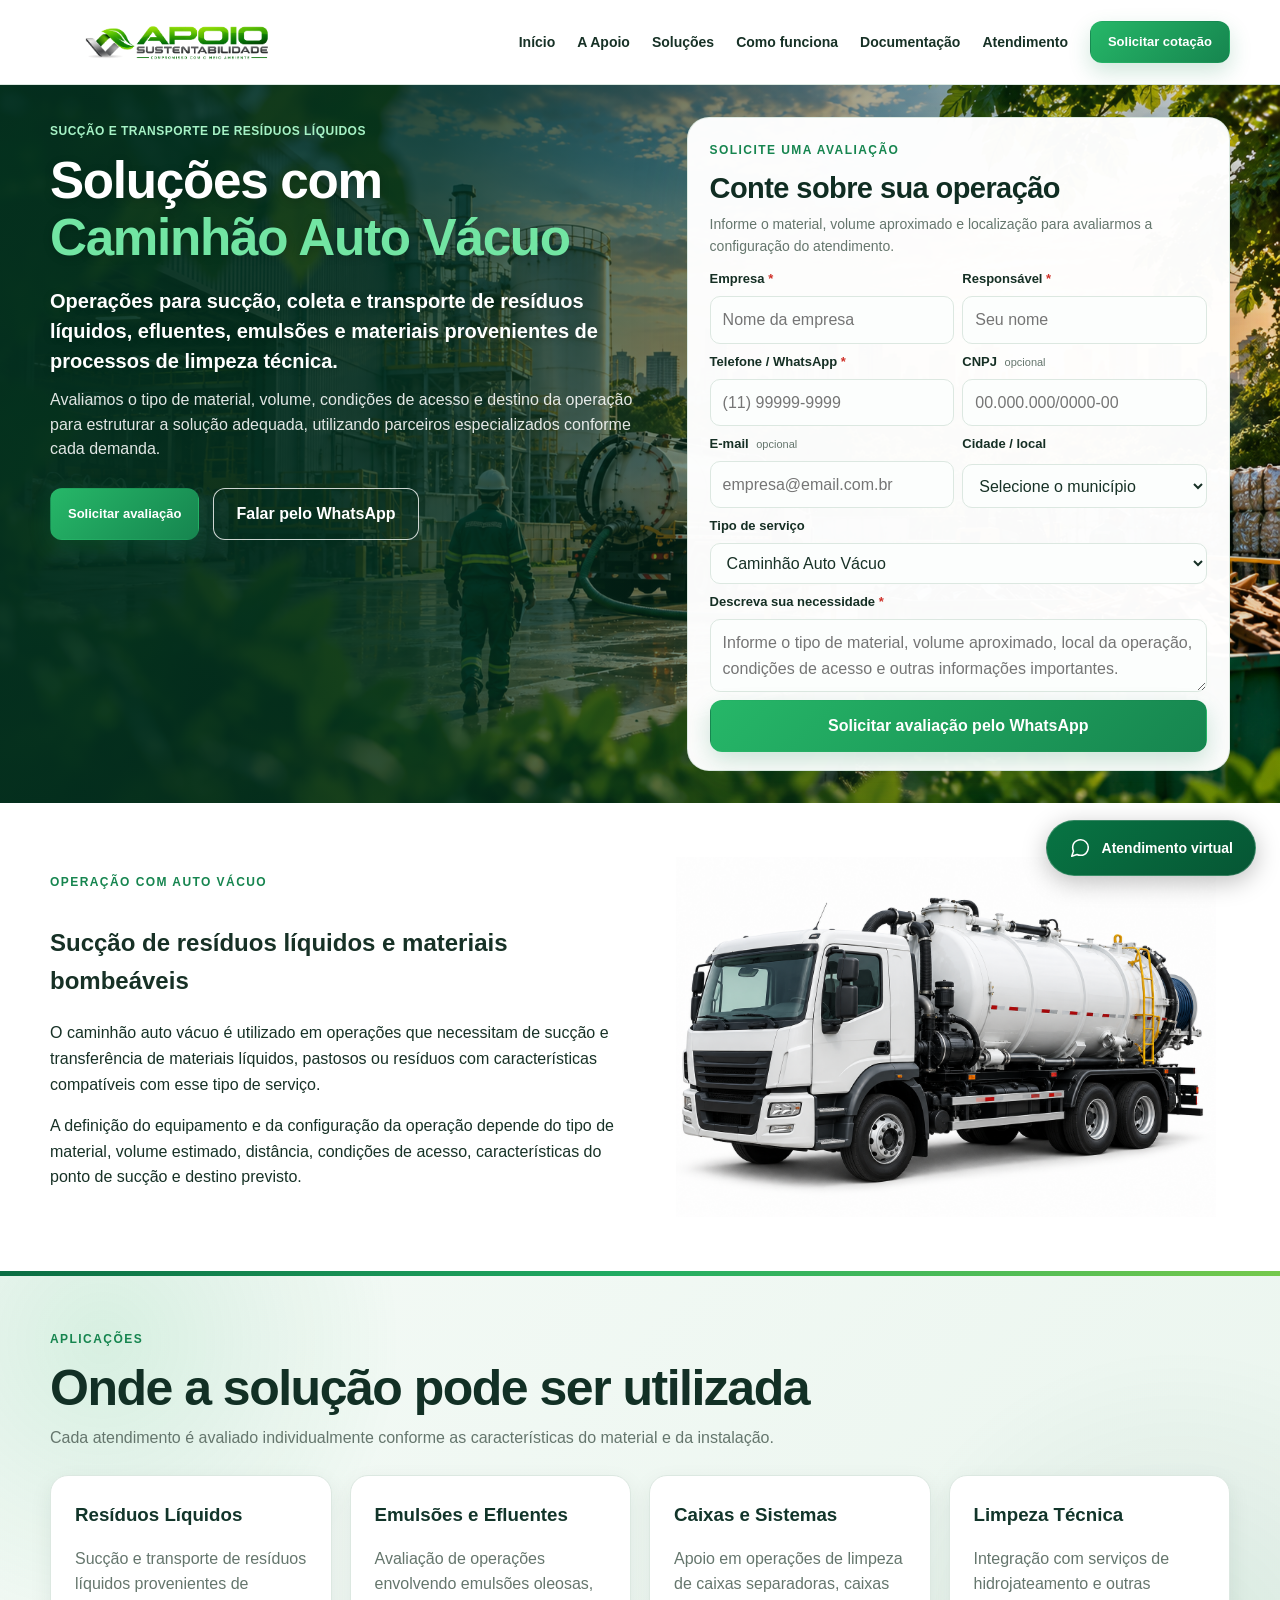
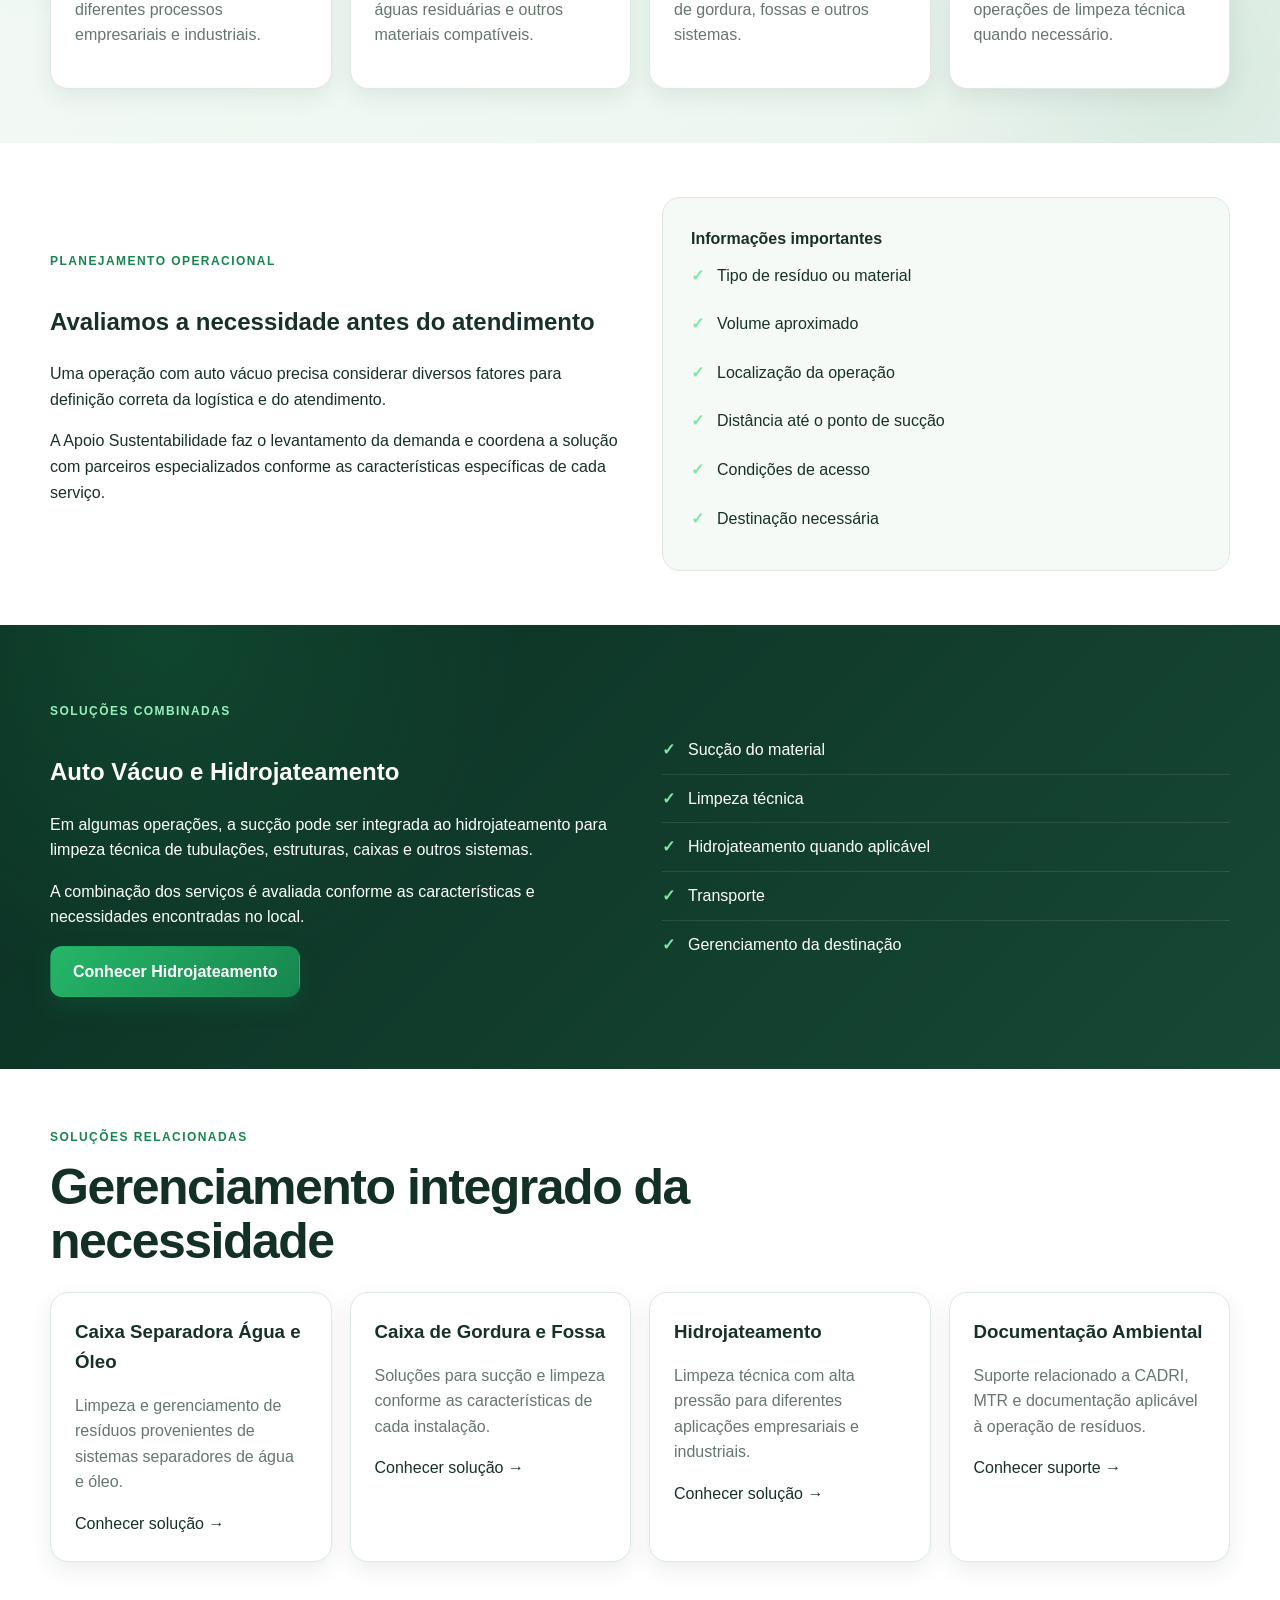
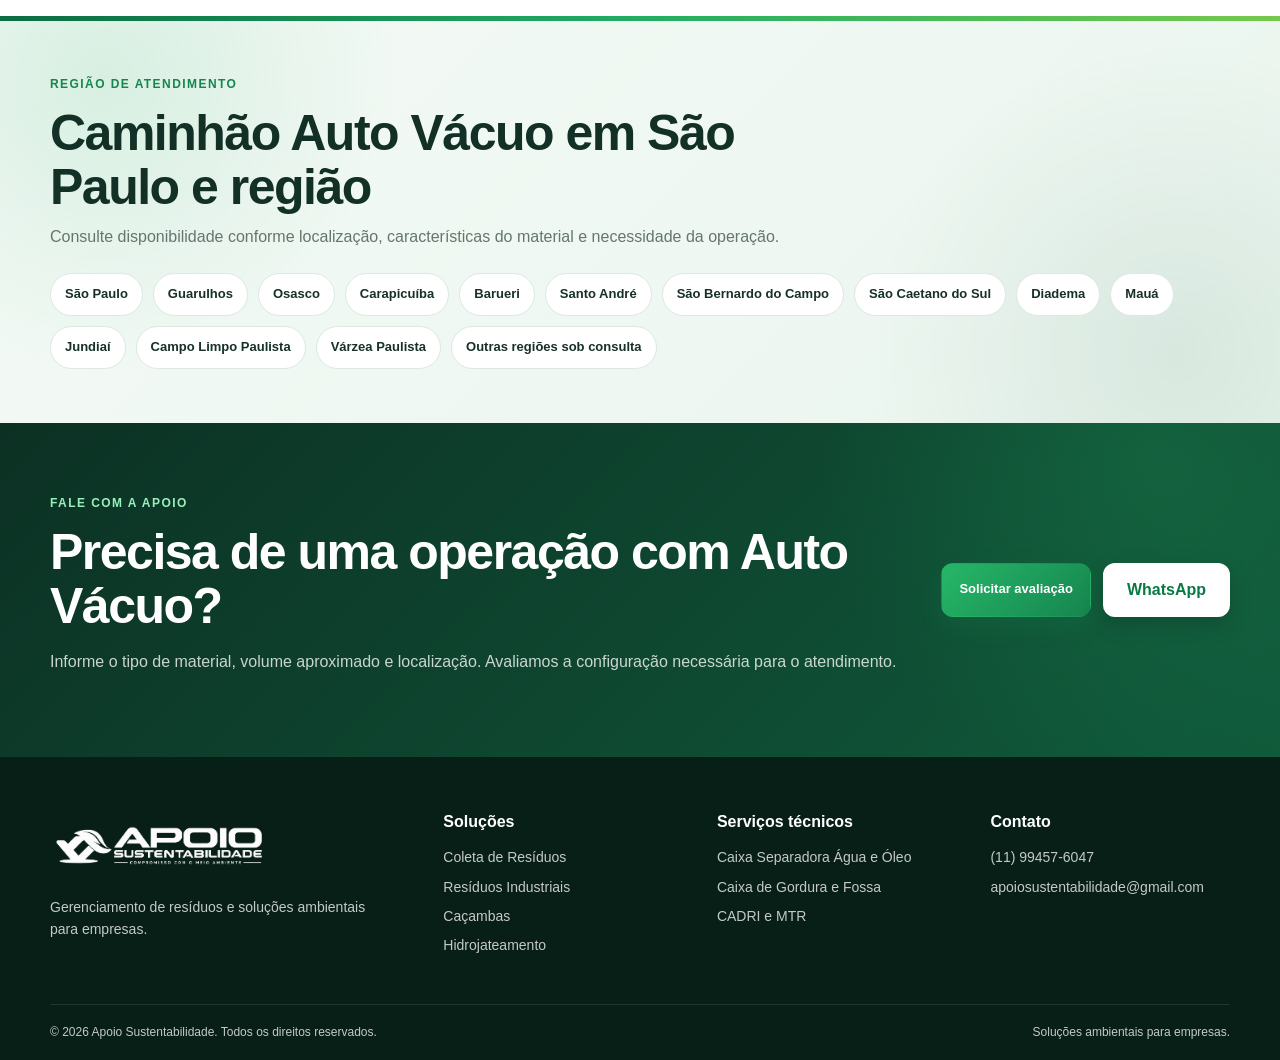
<file: caminhao-auto-vacuo.html>
<!DOCTYPE html>
<html lang="pt-BR">
<head>
  <meta charset="UTF-8">
  <meta name="viewport" content="width=device-width, initial-scale=1.0">

  <title>Caminhão Auto Vácuo em São Paulo | Apoio Sustentabilidade</title>

  <meta
    name="description"
    content="Soluções com caminhão auto vácuo para sucção, coleta e transporte de resíduos líquidos, efluentes, emulsões e limpeza técnica em São Paulo e região."
  >

  <link
    rel="canonical"
    href="https://www.apoiosustentabilidade.com.br/caminhao-auto-vacuo.html"
  >

  <link rel="icon" type="image/svg+xml" href="favicon.svg">
  <link rel="stylesheet" href="styles.css?v=20260906-4">
  <style>
@media (min-width: 721px) {
    body#top section.hero.hero-v2 {
        padding: 32px 0 !important;
        min-height: 0 !important;
        height: auto !important;
        align-items: start !important;
    }

    body#top .hero.hero-v2 .hero-grid {
        align-items: start !important;
        padding-top: 0 !important;
    }

    body#top .hero.hero-v2 .hero-copy-v2 {
        align-self: start !important;
        padding-top: 0 !important;
        margin-top: 0 !important;
        transform: none !important;
    }
}
</style>
</head>

<body id="top">

<header class="header">
  <div class="container nav-wrap">

    <a href="index.html" class="brand" aria-label="Apoio Sustentabilidade">
      <img
        src="logo-apoio.png"
        alt="Apoio Sustentabilidade"
        class="brand-logo"
      >
    </a>

    <button
      class="menu-toggle"
      type="button"
      aria-label="Abrir menu"
    >
      ☰
    </button>

    <nav class="nav">
      <a href="index.html">Início</a>
      <a href="index.html#apoio">A Apoio</a>
      <a href="index.html#solucoes">Soluções</a>
      <a href="index.html#como-funciona">Como funciona</a>
      <a href="index.html#documentacao">Documentação</a>
      <a href="index.html#atendimento">Atendimento</a>

      <a href="solicitar-cotacao.html" class="btn btn-sm">
        Solicitar cotação
      </a>
    </nav>

  </div>
</header>


<main>

  <!-- HERO -->

  <section class="hero hero-v2">

    <div class="container hero-grid">

      <div class="hero-copy hero-copy-v2">

        <span class="eyebrow hero-eyebrow">
          Sucção e transporte de resíduos líquidos
        </span>

        <h1>
          Soluções com
          <strong>Caminhão Auto Vácuo</strong>
        </h1>

        <p class="hero-lead">
          Operações para sucção, coleta e transporte de resíduos
          líquidos, efluentes, emulsões e materiais provenientes
          de processos de limpeza técnica.
        </p>

        <p class="hero-description">
          Avaliamos o tipo de material, volume, condições de acesso
          e destino da operação para estruturar a solução adequada,
          utilizando parceiros especializados conforme cada demanda.
        </p>

        <div class="hero-actions">

          <a href="solicitar-cotacao.html" class="btn btn-sm">
            Solicitar avaliação
          </a>

          <a
            href="https://wa.me/5511994576047"
            target="_blank"
            rel="noopener noreferrer"
            class="btn btn-outline"
          >
            Falar pelo WhatsApp
          </a>

        </div>

      </div>


      <!-- FORMULÁRIO -->

      <div class="quote-card quote-card-v2" id="cotacao">

        <span class="eyebrow">
          Solicite uma avaliação
        </span>

        <h2>
          Conte sobre sua operação
        </h2>

        <p class="quote-intro">
          Informe o material, volume aproximado e localização
          para avaliarmos a configuração do atendimento.
        </p>

        <form id="leadForm">

          <div class="form-grid">

            <div class="form-field">
              <label for="empresa">
                Empresa <span>*</span>
              </label>

              <input
                id="empresa"
                type="text"
                placeholder="Nome da empresa"
                required
              >
            </div>


            <div class="form-field">
              <label for="nome">
                Responsável <span>*</span>
              </label>

              <input
                id="nome"
                type="text"
                placeholder="Seu nome"
                required
              >
            </div>


            <div class="form-field">
              <label for="telefone">
                Telefone / WhatsApp <span>*</span>
              </label>

              <input
                id="telefone"
                type="tel"
                placeholder="(11) 99999-9999"
                required
              >
            </div>


            <div class="form-field">
              <label for="cnpj">
                CNPJ <small>opcional</small>
              </label>

              <input
                id="cnpj"
                type="text"
                placeholder="00.000.000/0000-00"
              >
            </div>


            <div class="form-field">
              <label for="email">
                E-mail <small>opcional</small>
              </label>

              <input
                id="email"
                type="email"
                placeholder="empresa@email.com.br"
              >
            </div>


            <div class="form-field">
              <label for="cidade">
                Cidade / local
              </label>

              <select id="cidade">
  <option value="">Selecione o município</option>

  <optgroup label="São Paulo e Grande São Paulo">
    <option>São Paulo - SP</option>
    <option>Guarulhos - SP</option>
    <option>Osasco - SP</option>
    <option>Carapicuíba - SP</option>
    <option>Barueri - SP</option>
    <option>Santo André - SP</option>
    <option>São Bernardo do Campo - SP</option>
    <option>São Caetano do Sul - SP</option>
    <option>Diadema - SP</option>
    <option>Mauá - SP</option>
    <option>Poá - SP</option>
    <option>Arujá - SP</option>
    <option>Suzano - SP</option>
    <option>Caieiras - SP</option>
    <option>Itaquaquecetuba - SP</option>
    <option>Santa Isabel - SP</option>
  </optgroup>

  <optgroup label="Jundiaí e Região">
    <option>Jundiaí - SP</option>
    <option>Campo Limpo Paulista - SP</option>
    <option>Várzea Paulista - SP</option>
  </optgroup>

  <option value="Outro município">Outro município</option>
</select>

<input
  id="cidadeOutro"
  type="text"
  placeholder="Digite o município e UF"
  style="display: none; margin-top: 10px;"
>
            </div>

          </div>


          <div class="form-field">

            <label for="servico">
              Tipo de serviço
            </label>

            <select id="servico">

              <option value="Caminhão Auto Vácuo">
                Caminhão Auto Vácuo
              </option>

              <option value="Sucção de Resíduos Líquidos">
                Sucção de Resíduos Líquidos
              </option>

              <option value="Emulsão Oleosa">
                Emulsão Oleosa
              </option>

              <option value="Água Residuária">
                Água Residuária
              </option>

              <option value="Limpeza de Caixa de Gordura">
                Limpeza de Caixa de Gordura
              </option>

              <option value="Limpeza de Fossa">
                Limpeza de Fossa
              </option>

              <option value="Caixa Separadora Água e Óleo">
                Caixa Separadora Água e Óleo
              </option>

              <option value="Outro">
                Outro
              </option>

            </select>

          </div>


          <div class="form-field">

            <label for="demanda">
              Descreva sua necessidade <span>*</span>
            </label>

            <textarea
              id="demanda"
              placeholder="Informe o tipo de material, volume aproximado, local da operação, condições de acesso e outras informações importantes."
              required
            ></textarea>

          </div>


          <button type="submit" class="btn btn-full">
            Solicitar avaliação pelo WhatsApp
          </button>

        </form>

      </div>

    </div>

  </section>


  <!-- IMAGEM / EXPLICAÇÃO -->

  <section class="section">

    <div class="container two-col">

      <div>

        <span class="eyebrow">
          Operação com Auto Vácuo
        </span>

        <h2>
          Sucção de resíduos líquidos e materiais bombeáveis
        </h2>

        <p>
          O caminhão auto vácuo é utilizado em operações que necessitam
          de sucção e transferência de materiais líquidos, pastosos ou
          resíduos com características compatíveis com esse tipo de serviço.
        </p>

        <p>
          A definição do equipamento e da configuração da operação depende
          do tipo de material, volume estimado, distância, condições de acesso,
          características do ponto de sucção e destino previsto.
        </p>

      </div>


      <div class="equipment-image">

        <img
          src="img-auto-vacuo.png"
          alt="Caminhão auto vácuo para sucção e transporte de resíduos"
          loading="lazy"
        >

      </div>

    </div>

  </section>


  <!-- APLICAÇÕES -->

  <section class="section equipment-solutions">

    <div class="container">

      <div class="section-heading">

        <span class="eyebrow">
          Aplicações
        </span>

        <h2>
          Onde a solução pode ser utilizada
        </h2>

        <p>
          Cada atendimento é avaliado individualmente conforme
          as características do material e da instalação.
        </p>

      </div>


      <div class="cards">

        <div class="card">

          <h3>Resíduos Líquidos</h3>

          <p>
            Sucção e transporte de resíduos líquidos provenientes
            de diferentes processos empresariais e industriais.
          </p>

        </div>


        <div class="card">

          <h3>Emulsões e Efluentes</h3>

          <p>
            Avaliação de operações envolvendo emulsões oleosas,
            águas residuárias e outros materiais compatíveis.
          </p>

        </div>


        <div class="card">

          <h3>Caixas e Sistemas</h3>

          <p>
            Apoio em operações de limpeza de caixas separadoras,
            caixas de gordura, fossas e outros sistemas.
          </p>

        </div>


        <div class="card">

          <h3>Limpeza Técnica</h3>

          <p>
            Integração com serviços de hidrojateamento e outras
            operações de limpeza técnica quando necessário.
          </p>

        </div>

      </div>

    </div>

  </section>


  <!-- COMO FUNCIONA -->

  <section class="section">

    <div class="container two-col">

      <div>

        <span class="eyebrow">
          Planejamento operacional
        </span>

        <h2>
          Avaliamos a necessidade antes do atendimento
        </h2>

        <p>
          Uma operação com auto vácuo precisa considerar diversos
          fatores para definição correta da logística e do atendimento.
        </p>

        <p>
          A Apoio Sustentabilidade faz o levantamento da demanda
          e coordena a solução com parceiros especializados conforme
          as características específicas de cada serviço.
        </p>

      </div>


      <div class="area-panel">

        <strong>
          Informações importantes
        </strong>

        <ul class="check-list">
          <li>Tipo de resíduo ou material</li>
          <li>Volume aproximado</li>
          <li>Localização da operação</li>
          <li>Distância até o ponto de sucção</li>
          <li>Condições de acesso</li>
          <li>Destinação necessária</li>
        </ul>

      </div>

    </div>

  </section>


  <!-- HIDROJATEAMENTO -->

  <section class="section-dark">

    <div class="container two-col">

      <div>

        <span class="eyebrow light">
          Soluções combinadas
        </span>

        <h2>
          Auto Vácuo e Hidrojateamento
        </h2>

        <p>
          Em algumas operações, a sucção pode ser integrada ao
          hidrojateamento para limpeza técnica de tubulações,
          estruturas, caixas e outros sistemas.
        </p>

        <p>
          A combinação dos serviços é avaliada conforme as
          características e necessidades encontradas no local.
        </p>

        <a
          href="hidrojateamento-industrial.html"
          class="btn"
        >
          Conhecer Hidrojateamento
        </a>

      </div>


      <div>

        <ul class="check-list">
          <li>Sucção do material</li>
          <li>Limpeza técnica</li>
          <li>Hidrojateamento quando aplicável</li>
          <li>Transporte</li>
          <li>Gerenciamento da destinação</li>
        </ul>

      </div>

    </div>

  </section>


  <!-- OUTRAS SOLUÇÕES -->

  <section class="section">

    <div class="container">

      <div class="section-heading">

        <span class="eyebrow">
          Soluções relacionadas
        </span>

        <h2>
          Gerenciamento integrado da necessidade
        </h2>

      </div>


      <div class="cards">

        <div class="card">

          <h3>Caixa Separadora Água e Óleo</h3>

          <p>
            Limpeza e gerenciamento de resíduos provenientes
            de sistemas separadores de água e óleo.
          </p>

          <a href="limpeza-caixa-separadora-agua-oleo.html">
            Conhecer solução →
          </a>

        </div>


        <div class="card">

          <h3>Caixa de Gordura e Fossa</h3>

          <p>
            Soluções para sucção e limpeza conforme as
            características de cada instalação.
          </p>

          <a href="limpeza-caixa-gordura-fossa.html">
            Conhecer solução →
          </a>

        </div>


        <div class="card">

          <h3>Hidrojateamento</h3>

          <p>
            Limpeza técnica com alta pressão para diferentes
            aplicações empresariais e industriais.
          </p>

          <a href="hidrojateamento-industrial.html">
            Conhecer solução →
          </a>

        </div>


        <div class="card">

          <h3>Documentação Ambiental</h3>

          <p>
            Suporte relacionado a CADRI, MTR e documentação
            aplicável à operação de resíduos.
          </p>

          <a href="cadri-mtr-documentacao-ambiental.html">
            Conhecer suporte →
          </a>

        </div>

      </div>

    </div>

  </section>


  <!-- REGIÕES -->

  <section class="section equipment-solutions">

    <div class="container">

      <div class="section-heading">

        <span class="eyebrow">
          Região de atendimento
        </span>

        <h2>
          Caminhão Auto Vácuo em São Paulo e região
        </h2>

        <p>
          Consulte disponibilidade conforme localização,
          características do material e necessidade da operação.
        </p>

      </div>


      <div class="region-list">
        <span>São Paulo</span>
        <span>Guarulhos</span>
        <span>Osasco</span>
        <span>Carapicuíba</span>
        <span>Barueri</span>
        <span>Santo André</span>
        <span>São Bernardo do Campo</span>
        <span>São Caetano do Sul</span>
        <span>Diadema</span>
        <span>Mauá</span>
        <span>Jundiaí</span>
        <span>Campo Limpo Paulista</span>
        <span>Várzea Paulista</span>
        <span>Outras regiões sob consulta</span>
      </div>

    </div>

  </section>


  <!-- CTA FINAL -->

  <section class="final-cta">

    <div class="container final-cta-box">

      <div>

        <span class="eyebrow light">
          Fale com a Apoio
        </span>

        <h2>
          Precisa de uma operação com Auto Vácuo?
        </h2>

        <p>
          Informe o tipo de material, volume aproximado e localização.
          Avaliamos a configuração necessária para o atendimento.
        </p>

      </div>


      <div class="final-cta-actions">

       <a href="solicitar-cotacao.html" class="btn btn-sm">
          Solicitar avaliação
        </a>

        <a
          href="https://wa.me/5511994576047"
          target="_blank"
          rel="noopener noreferrer"
          class="btn btn-outline"
        >
          WhatsApp
        </a>

      </div>

    </div>

  </section>

</main>


<!-- RODAPÉ -->

<footer class="footer">

  <div class="container footer-grid">

    <div>

      <img
        src="logo-apoio.png"
        alt="Apoio Sustentabilidade"
        class="footer-logo"
      >

      <p>
        Gerenciamento de resíduos e soluções ambientais
        para empresas.
      </p>

    </div>


    <div>

      <strong>Soluções</strong>

      <a href="coleta-de-residuos.html">
        Coleta de Resíduos
      </a>

      <a href="residuos-industriais.html">
        Resíduos Industriais
      </a>

      <a href="locacao-cacambas-residuos.html">
        Caçambas
      </a>

      <a href="hidrojateamento-industrial.html">
        Hidrojateamento
      </a>

    </div>


    <div>

      <strong>Serviços técnicos</strong>

      <a href="limpeza-caixa-separadora-agua-oleo.html">
        Caixa Separadora Água e Óleo
      </a>

      <a href="limpeza-caixa-gordura-fossa.html">
        Caixa de Gordura e Fossa
      </a>

      <a href="cadri-mtr-documentacao-ambiental.html">
        CADRI e MTR
      </a>

    </div>


    <div>

      <strong>Contato</strong>

      <a href="tel:+5511994576047">
        (11) 99457-6047
      </a>

      <a href="mailto:apoiosustentabilidade@gmail.com">
        apoiosustentabilidade@gmail.com
      </a>

    </div>

  </div>


  <div class="container footer-bottom">

    <span>
      © <span id="ano"></span> Apoio Sustentabilidade.
      Todos os direitos reservados.
    </span>

    <span>
      Soluções ambientais para empresas.
    </span>

  </div>

</footer>





<script src="script.js?v=20260909-1"></script>

<!-- ASSISTENTE VIRTUAL APOIO SUSTENTABILIDADE -->
<link rel="stylesheet" href="assistente-apoio.css?v=3">
<script src="assistente-apoio.js?v=3" defer></script>
<!-- FIM DO ASSISTENTE VIRTUAL -->

</body>
</html>
</file>
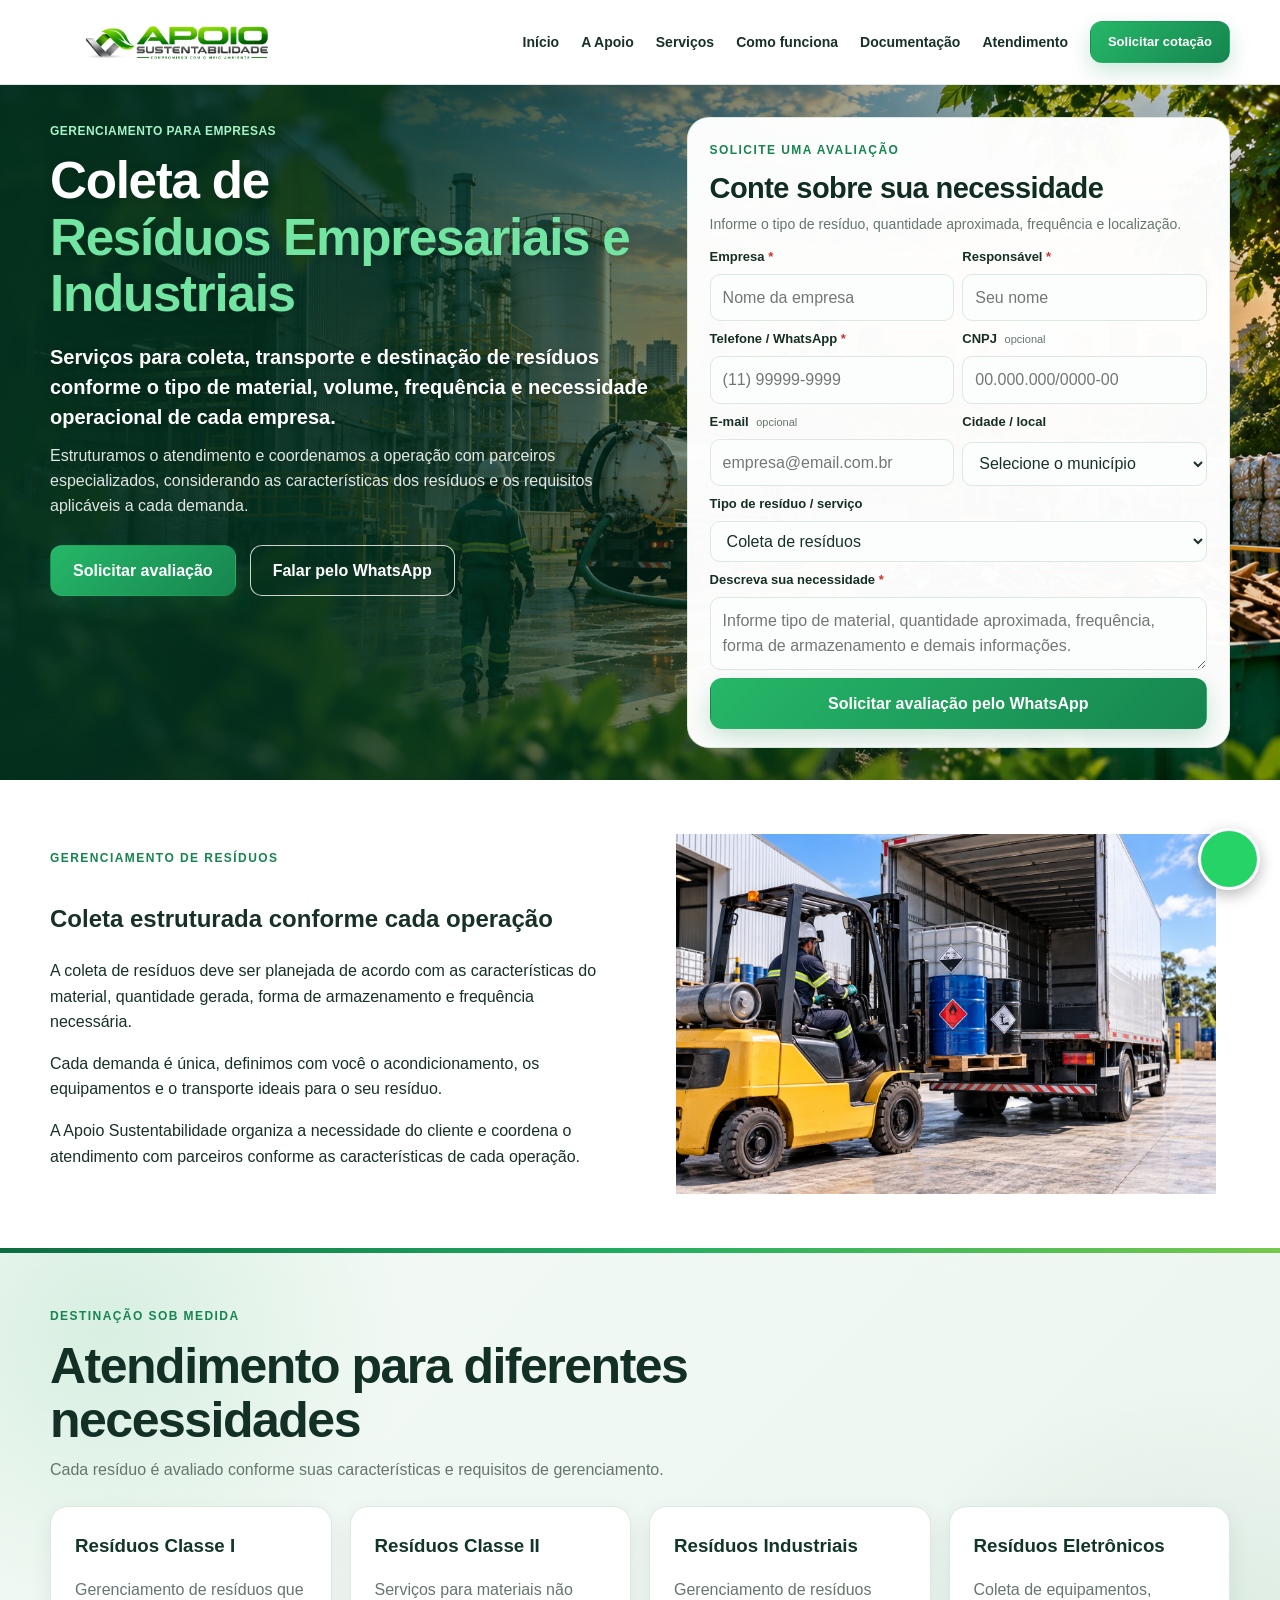
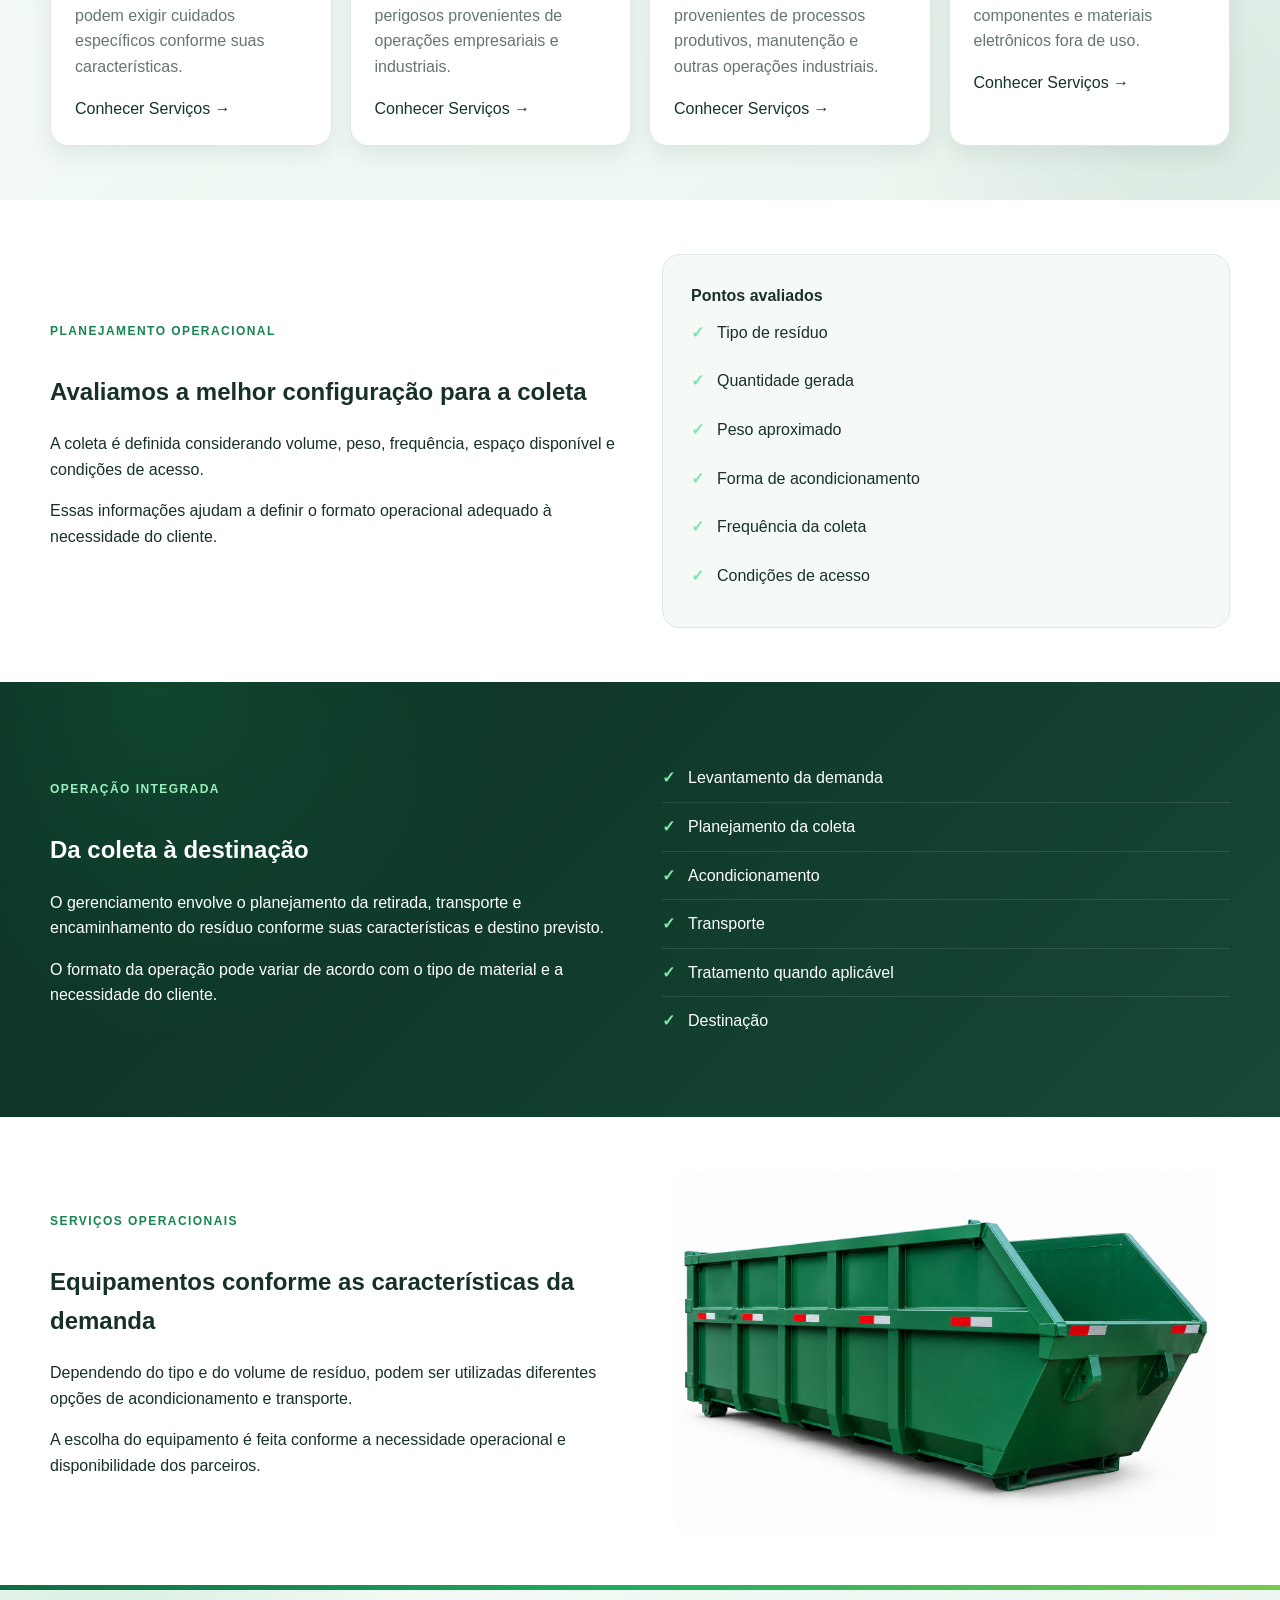
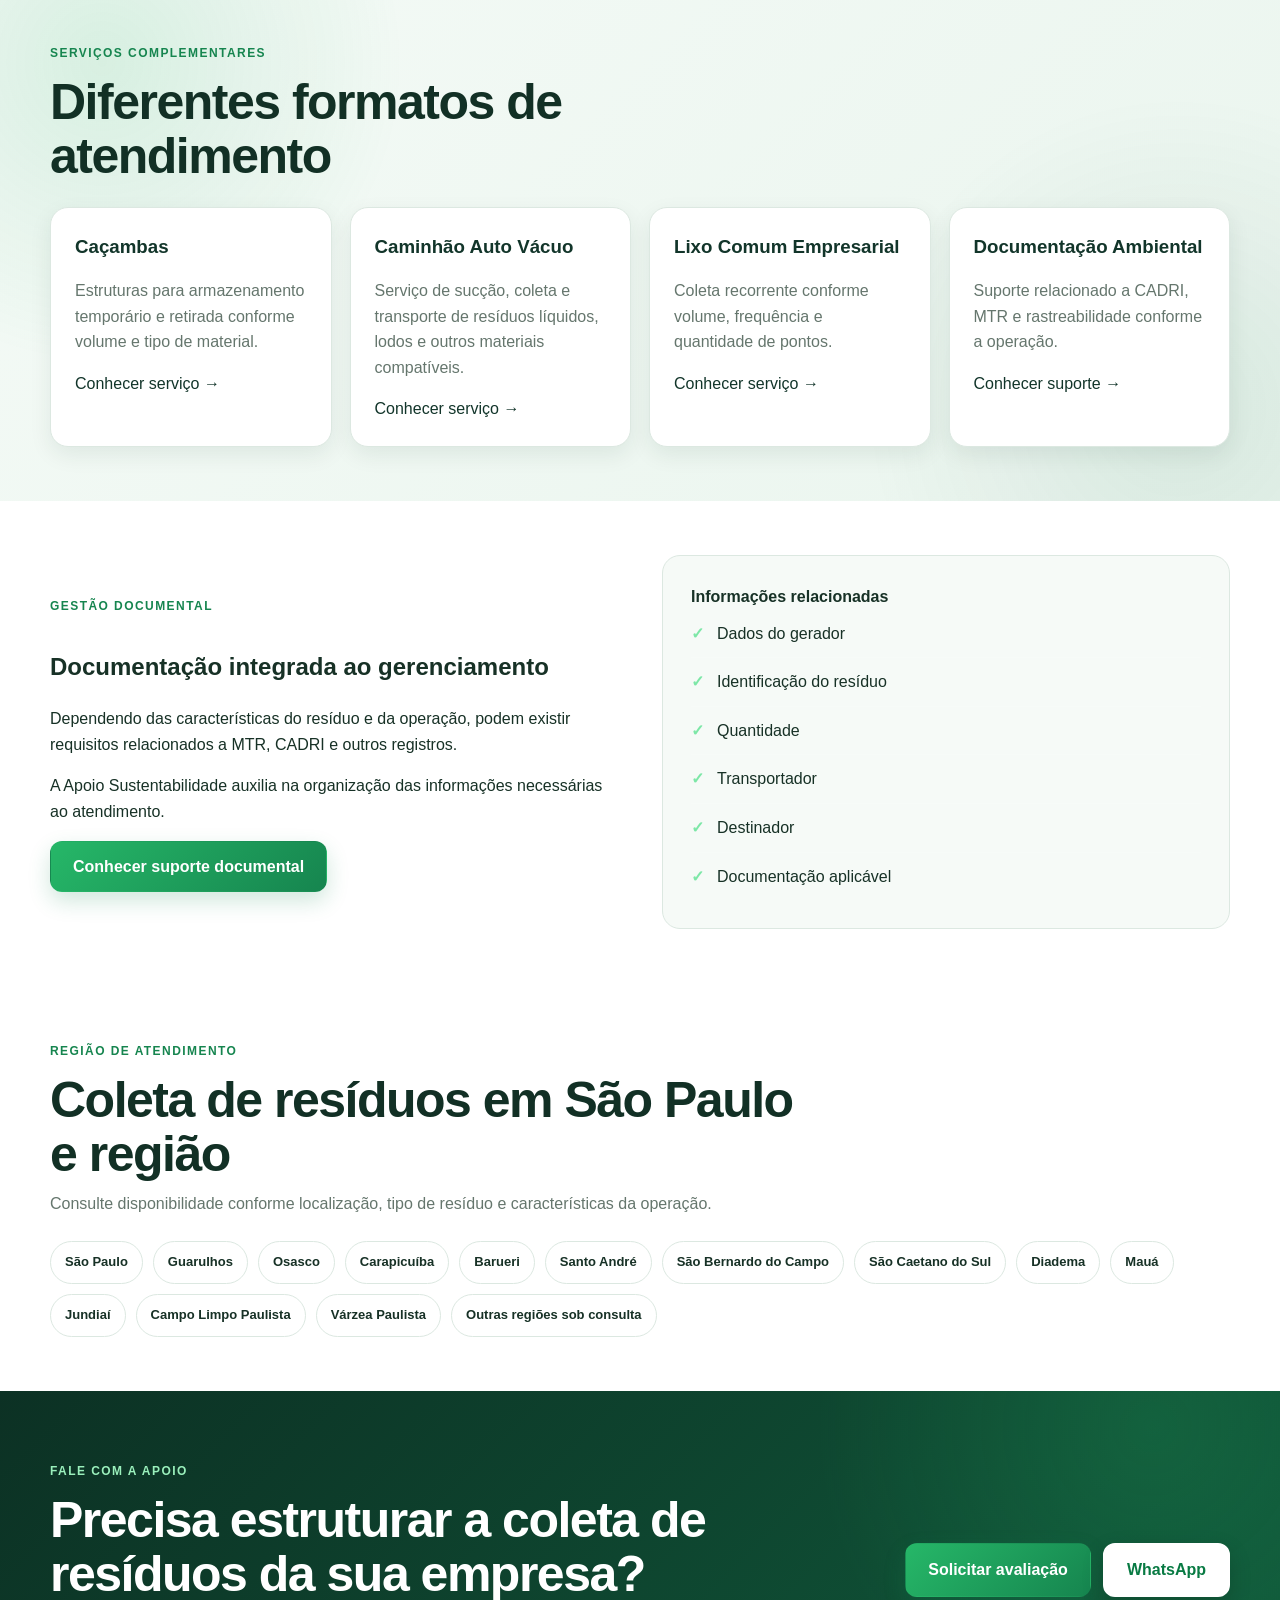
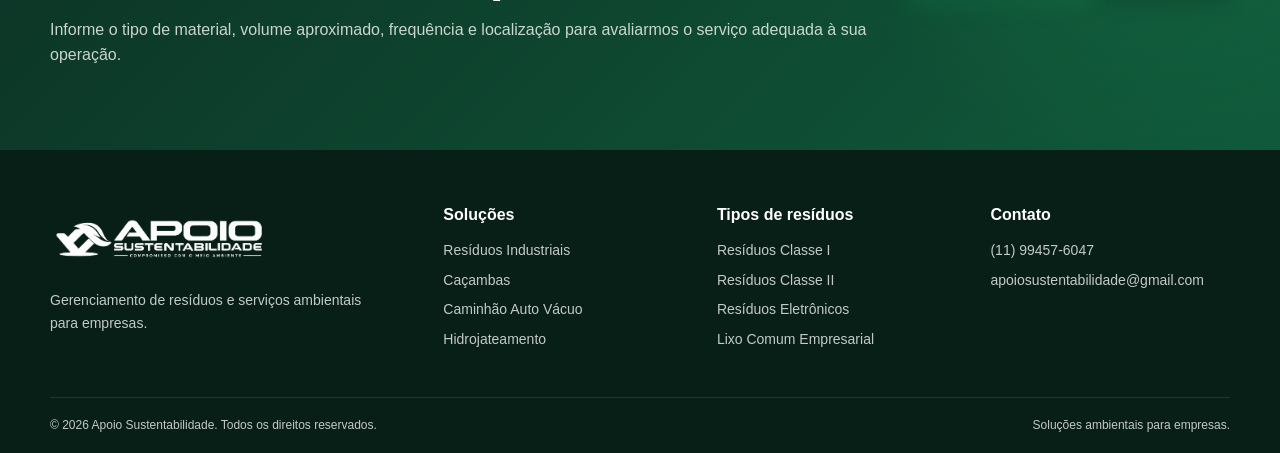
<file: coleta-de-residuos.html>
<!DOCTYPE html>
<html lang="pt-BR">
<head>
  <meta charset="UTF-8">
  <meta name="viewport" content="width=device-width, initial-scale=1.0">

  <title>Coleta de Resíduos em São Paulo | Apoio Sustentabilidade</title>

  <meta
    name="description"
    content="Coleta de resíduos para empresas em São Paulo e região, destinação correta para resíduos Classe I, Classe II, industriais, eletrônicos e outras demandas."
  >

  <link
    rel="canonical"
    href="https://www.apoiosustentabilidade.com.br/coleta-de-residuos.html"
  >

  <link rel="icon" type="image/svg+xml" href="favicon.svg">
  <link rel="stylesheet" href="styles.css?v=20260906-4">
</head>

<body id="top">

<header class="header">
  <div class="container nav-wrap">

    <a href="index.html" class="brand" aria-label="Apoio Sustentabilidade">
      <img
        src="logo-apoio.png"
        alt="Apoio Sustentabilidade"
        class="brand-logo"
      >
    </a>

    <button
      class="menu-toggle"
      type="button"
      aria-label="Abrir menu"
    >
      ☰
    </button>

    <nav class="nav">
      <a href="index.html">Início</a>
      <a href="index.html#apoio">A Apoio</a>
      <a href="index.html#solucoes">Serviços</a>
      <a href="index.html#como-funciona">Como funciona</a>
      <a href="index.html#documentacao">Documentação</a>
      <a href="index.html#atendimento">Atendimento</a>

      <a href="#cotacao" class="btn btn-sm">
        Solicitar cotação
      </a>
    </nav>

  </div>
</header>


<main>

  <!-- HERO -->

  <section class="hero hero-v2">

    <div class="container hero-grid">

      <div class="hero-copy hero-copy-v2">

        <span class="eyebrow hero-eyebrow">
          Gerenciamento para empresas
        </span>

        <h1>
          Coleta de
          <strong>Resíduos Empresariais e Industriais</strong>
        </h1>

        <p class="hero-lead">
          Serviços para coleta, transporte e destinação de resíduos
          conforme o tipo de material, volume, frequência e necessidade
          operacional de cada empresa.
        </p>

        <p class="hero-description">
          Estruturamos o atendimento e coordenamos a operação
          com parceiros especializados, considerando as características
          dos resíduos e os requisitos aplicáveis a cada demanda.
        </p>

        <div class="hero-actions">

          <a href="#cotacao" class="btn">
            Solicitar avaliação
          </a>

          <a
            href="https://wa.me/5511994576047"
            target="_blank"
            rel="noopener noreferrer"
            class="btn btn-outline"
          >
            Falar pelo WhatsApp
          </a>

        </div>

      </div>


      <!-- FORMULÁRIO -->

      <div class="quote-card quote-card-v2" id="cotacao">

        <span class="eyebrow">
          Solicite uma avaliação
        </span>

        <h2>
          Conte sobre sua necessidade
        </h2>

        <p class="quote-intro">
          Informe o tipo de resíduo, quantidade aproximada,
          frequência e localização.
        </p>

        <form id="leadForm">

          <div class="form-grid">

            <div class="form-field">
              <label for="empresa">
                Empresa <span>*</span>
              </label>

              <input
                id="empresa"
                type="text"
                placeholder="Nome da empresa"
                required
              >
            </div>


            <div class="form-field">
              <label for="nome">
                Responsável <span>*</span>
              </label>

              <input
                id="nome"
                type="text"
                placeholder="Seu nome"
                required
              >
            </div>


            <div class="form-field">
              <label for="telefone">
                Telefone / WhatsApp <span>*</span>
              </label>

              <input
                id="telefone"
                type="tel"
                placeholder="(11) 99999-9999"
                required
              >
            </div>


            <div class="form-field">
              <label for="cnpj">
                CNPJ <small>opcional</small>
              </label>

              <input
                id="cnpj"
                type="text"
                placeholder="00.000.000/0000-00"
              >
            </div>


            <div class="form-field">
              <label for="email">
                E-mail <small>opcional</small>
              </label>

              <input
                id="email"
                type="email"
                placeholder="empresa@email.com.br"
              >
            </div>


            <div class="form-field">
              <label for="cidade">
                Cidade / local
              </label>

              <select id="cidade">
  <option value="">Selecione o município</option>

  <optgroup label="São Paulo e Grande São Paulo">
    <option>São Paulo - SP</option>
    <option>Guarulhos - SP</option>
    <option>Osasco - SP</option>
    <option>Carapicuíba - SP</option>
    <option>Barueri - SP</option>
    <option>Santo André - SP</option>
    <option>São Bernardo do Campo - SP</option>
    <option>São Caetano do Sul - SP</option>
    <option>Diadema - SP</option>
    <option>Mauá - SP</option>
    <option>Poá - SP</option>
    <option>Arujá - SP</option>
    <option>Suzano - SP</option>
    <option>Caieiras - SP</option>
    <option>Itaquaquecetuba - SP</option>
    <option>Santa Isabel - SP</option>
  </optgroup>

  <optgroup label="Jundiaí e Região">
    <option>Jundiaí - SP</option>
    <option>Campo Limpo Paulista - SP</option>
    <option>Várzea Paulista - SP</option>
  </optgroup>

  <option value="Outro município">Outro município</option>
</select>

<input
  id="cidadeOutro"
  type="text"
  placeholder="Digite o município e UF"
  style="display: none; margin-top: 10px;"
>
              
            </div>

          </div>


          <div class="form-field">

            <label for="servico">
              Tipo de resíduo / serviço
            </label>

            <select id="servico">

              <option value="Coleta de resíduos">
                Coleta de resíduos
              </option>

              <option value="Resíduos Classe I">
                Resíduos Classe I
              </option>

              <option value="Resíduos Classe II">
                Resíduos Classe II
              </option>

              <option value="Resíduos industriais">
                Resíduos industriais
              </option>

              <option value="Resíduos eletrônicos">
                Resíduos eletrônicos
              </option>

              <option value="Lixo comum empresarial">
                Lixo comum empresarial
              </option>

              <option value="Outro">
                Outro
              </option>

            </select>

          </div>


          <div class="form-field">

            <label for="demanda">
              Descreva sua necessidade <span>*</span>
            </label>

            <textarea
              id="demanda"
              placeholder="Informe tipo de material, quantidade aproximada, frequência, forma de armazenamento e demais informações."
              required
            ></textarea>

          </div>


          <button type="submit" class="btn btn-full">
            Solicitar avaliação pelo WhatsApp
          </button>

        </form>

      </div>

    </div>

  </section>


  <!-- APRESENTAÇÃO COM IMAGEM -->

  <section class="section">

    <div class="container two-col">

      <div>

        <span class="eyebrow">
          Gerenciamento de resíduos
        </span>

        <h2>
          Coleta estruturada conforme cada operação
        </h2>

        <p>
          A coleta de resíduos deve ser planejada de acordo com
          as características do material, quantidade gerada,
          forma de armazenamento e frequência necessária.
        </p>

        <p>
          Cada demanda é única, definimos com você o acondicionamento, os equipamentos e o transporte ideais para o seu resíduo.
        </p>

        <p>
          A Apoio Sustentabilidade organiza a necessidade do cliente
          e coordena o atendimento com parceiros conforme
          as características de cada operação.
        </p>

      </div>


      <div class="equipment-image">

        <img
          src="img-transporte-residuos.png"
          alt="Coleta e transporte de resíduos empresariais"
          loading="lazy"
        >

      </div>

    </div>

  </section>


  <!-- TIPOS DE RESÍDUOS -->

  <section class="section equipment-solutions">

    <div class="container">

      <div class="section-heading">

        <span class="eyebrow">
          Destinação Sob Medida 
        </span>

        <h2>
          Atendimento para diferentes necessidades
        </h2>

        <p>
          Cada resíduo é avaliado conforme suas características
          e requisitos de gerenciamento.
        </p>

      </div>


      <div class="cards">

        <div class="card">

          <h3>Resíduos Classe I</h3>

          <p>
            Gerenciamento de resíduos que podem exigir cuidados
            específicos conforme suas características.
          </p>

          <a href="residuos-classe-1.html">
            Conhecer Serviços →
          </a>

        </div>


        <div class="card">

          <h3>Resíduos Classe II</h3>

          <p>
            Serviços para materiais não perigosos provenientes
            de operações empresariais e industriais.
          </p>

          <a href="residuos-classe-2.html">
            Conhecer Serviços →
          </a>

        </div>


        <div class="card">

          <h3>Resíduos Industriais</h3>

          <p>
            Gerenciamento de resíduos provenientes de processos
            produtivos, manutenção e outras operações industriais.
          </p>

          <a href="residuos-industriais.html">
            Conhecer Serviços →
          </a>

        </div>


        <div class="card">

          <h3>Resíduos Eletrônicos</h3>

          <p>
            Coleta de equipamentos, componentes e materiais
            eletrônicos fora de uso.
          </p>

          <a href="coleta-residuos-eletronicos.html">
            Conhecer Serviços →
          </a>

        </div>

      </div>

    </div>

  </section>


  <!-- PLANEJAMENTO -->

  <section class="section">

    <div class="container two-col">

      <div>

        <span class="eyebrow">
          Planejamento operacional
        </span>

        <h2>
          Avaliamos a melhor configuração para a coleta
        </h2>

        <p>
          A coleta é definida considerando volume, peso,
          frequência, espaço disponível e condições de acesso.
        </p>

        <p>
          Essas informações ajudam a definir o formato
          operacional adequado à necessidade do cliente.
        </p>

      </div>


      <div class="area-panel">

        <strong>
          Pontos avaliados
        </strong>

        <ul class="check-list">
          <li>Tipo de resíduo</li>
          <li>Quantidade gerada</li>
          <li>Peso aproximado</li>
          <li>Forma de acondicionamento</li>
          <li>Frequência da coleta</li>
          <li>Condições de acesso</li>
        </ul>

      </div>

    </div>

  </section>


  <!-- OPERAÇÃO -->

  <section class="section-dark">

    <div class="container two-col">

      <div>

        <span class="eyebrow light">
          Operação integrada
        </span>

        <h2>
          Da coleta à destinação
        </h2>

        <p>
          O gerenciamento envolve o planejamento da retirada,
          transporte e encaminhamento do resíduo conforme
          suas características e destino previsto.
        </p>

        <p>
          O formato da operação pode variar de acordo com
          o tipo de material e a necessidade do cliente.
        </p>

      </div>


      <div>

        <ul class="check-list">
          <li>Levantamento da demanda</li>
          <li>Planejamento da coleta</li>
          <li>Acondicionamento</li>
          <li>Transporte</li>
          <li>Tratamento quando aplicável</li>
          <li>Destinação</li>
        </ul>

      </div>

    </div>

  </section>


  <!-- EQUIPAMENTOS -->

  <section class="section">

    <div class="container two-col">

      <div>

        <span class="eyebrow">
          Serviços operacionais
        </span>

        <h2>
          Equipamentos conforme as características da demanda
        </h2>

        <p>
          Dependendo do tipo e do volume de resíduo,
          podem ser utilizadas diferentes opções de acondicionamento
          e transporte.
        </p>

        <p>
          A escolha do equipamento é feita conforme
          a necessidade operacional e disponibilidade dos parceiros.
        </p>

      </div>


      <div class="equipment-image">

        <img
          src="img-cacamba.png"
          alt="Caçamba para coleta e transporte de resíduos empresariais"
          loading="lazy"
        >

      </div>

    </div>

  </section>


  <!-- SOLUÇÕES -->

  <section class="section equipment-solutions">

    <div class="container">

      <div class="section-heading">

        <span class="eyebrow">
          Serviços complementares
        </span>

        <h2>
          Diferentes formatos de atendimento
        </h2>

      </div>


      <div class="cards">

        <div class="card">

          <h3>Caçambas</h3>

          <p>
  Estruturas para armazenamento temporário
  e retirada conforme volume e tipo de material.
</p>

          <a href="locacao-cacambas-residuos.html">
          Conhecer serviço →
          </a>

        </div>


        <div class="card">

          <h3>Caminhão Auto Vácuo</h3>

          <p>
            Serviço de sucção, coleta e transporte de resíduos líquidos,
lodos e outros materiais compatíveis.
          </p>

          <a href="caminhao-auto-vacuo.html">
        Conhecer serviço →
          </a>

        </div>


        <div class="card">

          <h3>Lixo Comum Empresarial</h3>

          <p>
            Coleta recorrente conforme volume,
            frequência e quantidade de pontos.
          </p>

          <a href="coleta-lixo-comum-empresas.html">
            Conhecer serviço →
          </a>

        </div>


        <div class="card">

          <h3>Documentação Ambiental</h3>

          <p>
            Suporte relacionado a CADRI, MTR e rastreabilidade
            conforme a operação.
          </p>

          <a href="cadri-mtr-documentacao-ambiental.html">
            Conhecer suporte →
          </a>

        </div>

      </div>

    </div>

  </section>


  <!-- DOCUMENTAÇÃO -->

  <section class="section">

    <div class="container two-col">

      <div>

        <span class="eyebrow">
          Gestão documental
        </span>

        <h2>
          Documentação integrada ao gerenciamento
        </h2>

        <p>
          Dependendo das características do resíduo
          e da operação, podem existir requisitos relacionados
          a MTR, CADRI e outros registros.
        </p>

        <p>
          A Apoio Sustentabilidade auxilia na organização
          das informações necessárias ao atendimento.
        </p>

        <a
          href="cadri-mtr-documentacao-ambiental.html"
          class="btn"
        >
          Conhecer suporte documental
        </a>

      </div>


      <div class="area-panel">

        <strong>
          Informações relacionadas
        </strong>

        <ul class="check-list">
          <li>Dados do gerador</li>
          <li>Identificação do resíduo</li>
          <li>Quantidade</li>
          <li>Transportador</li>
          <li>Destinador</li>
          <li>Documentação aplicável</li>
        </ul>

      </div>

    </div>

  </section>


  <!-- REGIÕES -->

  <section class="section">

    <div class="container">

      <div class="section-heading">

        <span class="eyebrow">
          Região de atendimento
        </span>

        <h2>
          Coleta de resíduos em São Paulo e região
        </h2>

        <p>
          Consulte disponibilidade conforme localização,
          tipo de resíduo e características da operação.
        </p>

      </div>


      <div class="region-list">
        <span>São Paulo</span>
        <span>Guarulhos</span>
        <span>Osasco</span>
        <span>Carapicuíba</span>
        <span>Barueri</span>
        <span>Santo André</span>
        <span>São Bernardo do Campo</span>
        <span>São Caetano do Sul</span>
        <span>Diadema</span>
        <span>Mauá</span>
        <span>Jundiaí</span>
        <span>Campo Limpo Paulista</span>
        <span>Várzea Paulista</span>
        <span>Outras regiões sob consulta</span>
      </div>

    </div>

  </section>


  <!-- CTA FINAL -->

  <section class="final-cta">

    <div class="container final-cta-box">

      <div>

        <span class="eyebrow light">
          Fale com a Apoio
        </span>

        <h2>
          Precisa estruturar a coleta de resíduos da sua empresa?
        </h2>

        <p>
          Informe o tipo de material, volume aproximado,
          frequência e localização para avaliarmos
          o serviço adequada à sua operação.
        </p>

      </div>


      <div class="final-cta-actions">

        <a href="#cotacao" class="btn">
          Solicitar avaliação
        </a>

        <a
          href="https://wa.me/5511994576047"
          target="_blank"
          rel="noopener noreferrer"
          class="btn btn-outline"
        >
          WhatsApp
        </a>

      </div>

    </div>

  </section>

</main>


<footer class="footer">

  <div class="container footer-grid">

    <div>

      <img
        src="logo-apoio.png"
        alt="Apoio Sustentabilidade"
        class="footer-logo"
      >

      <p>
        Gerenciamento de resíduos e serviços ambientais para empresas.
      </p>

    </div>


    <div>

      <strong>Soluções</strong>

      <a href="residuos-industriais.html">
        Resíduos Industriais
      </a>

      <a href="locacao-cacambas-residuos.html">
        Caçambas
      </a>

      <a href="caminhao-auto-vacuo.html">
        Caminhão Auto Vácuo
      </a>

      <a href="hidrojateamento-industrial.html">
        Hidrojateamento
      </a>

    </div>


    <div>

      <strong>Tipos de resíduos</strong>

      <a href="residuos-classe-1.html">
        Resíduos Classe I
      </a>

      <a href="residuos-classe-2.html">
        Resíduos Classe II
      </a>

      <a href="coleta-residuos-eletronicos.html">
        Resíduos Eletrônicos
      </a>

      <a href="coleta-lixo-comum-empresas.html">
        Lixo Comum Empresarial
      </a>

    </div>


    <div>

      <strong>Contato</strong>

      <a href="tel:+5511994576047">
        (11) 99457-6047
      </a>

      <a href="mailto:apoiosustentabilidade@gmail.com">
        apoiosustentabilidade@gmail.com
      </a>

    </div>

  </div>


  <div class="container footer-bottom">

    <span>
      © <span id="ano"></span> Apoio Sustentabilidade.
      Todos os direitos reservados.
    </span>

    <span>
      Soluções ambientais para empresas.
    </span>

  </div>

</footer>


<a
  href="https://wa.me/5511994576047"
  target="_blank"
  rel="noopener noreferrer"
  class="whatsapp-float"
  aria-label="Falar pelo WhatsApp"
>
  WhatsApp
</a>


<script src="script.js?v=20260909-1"></script>

</body>
</html>
</file>
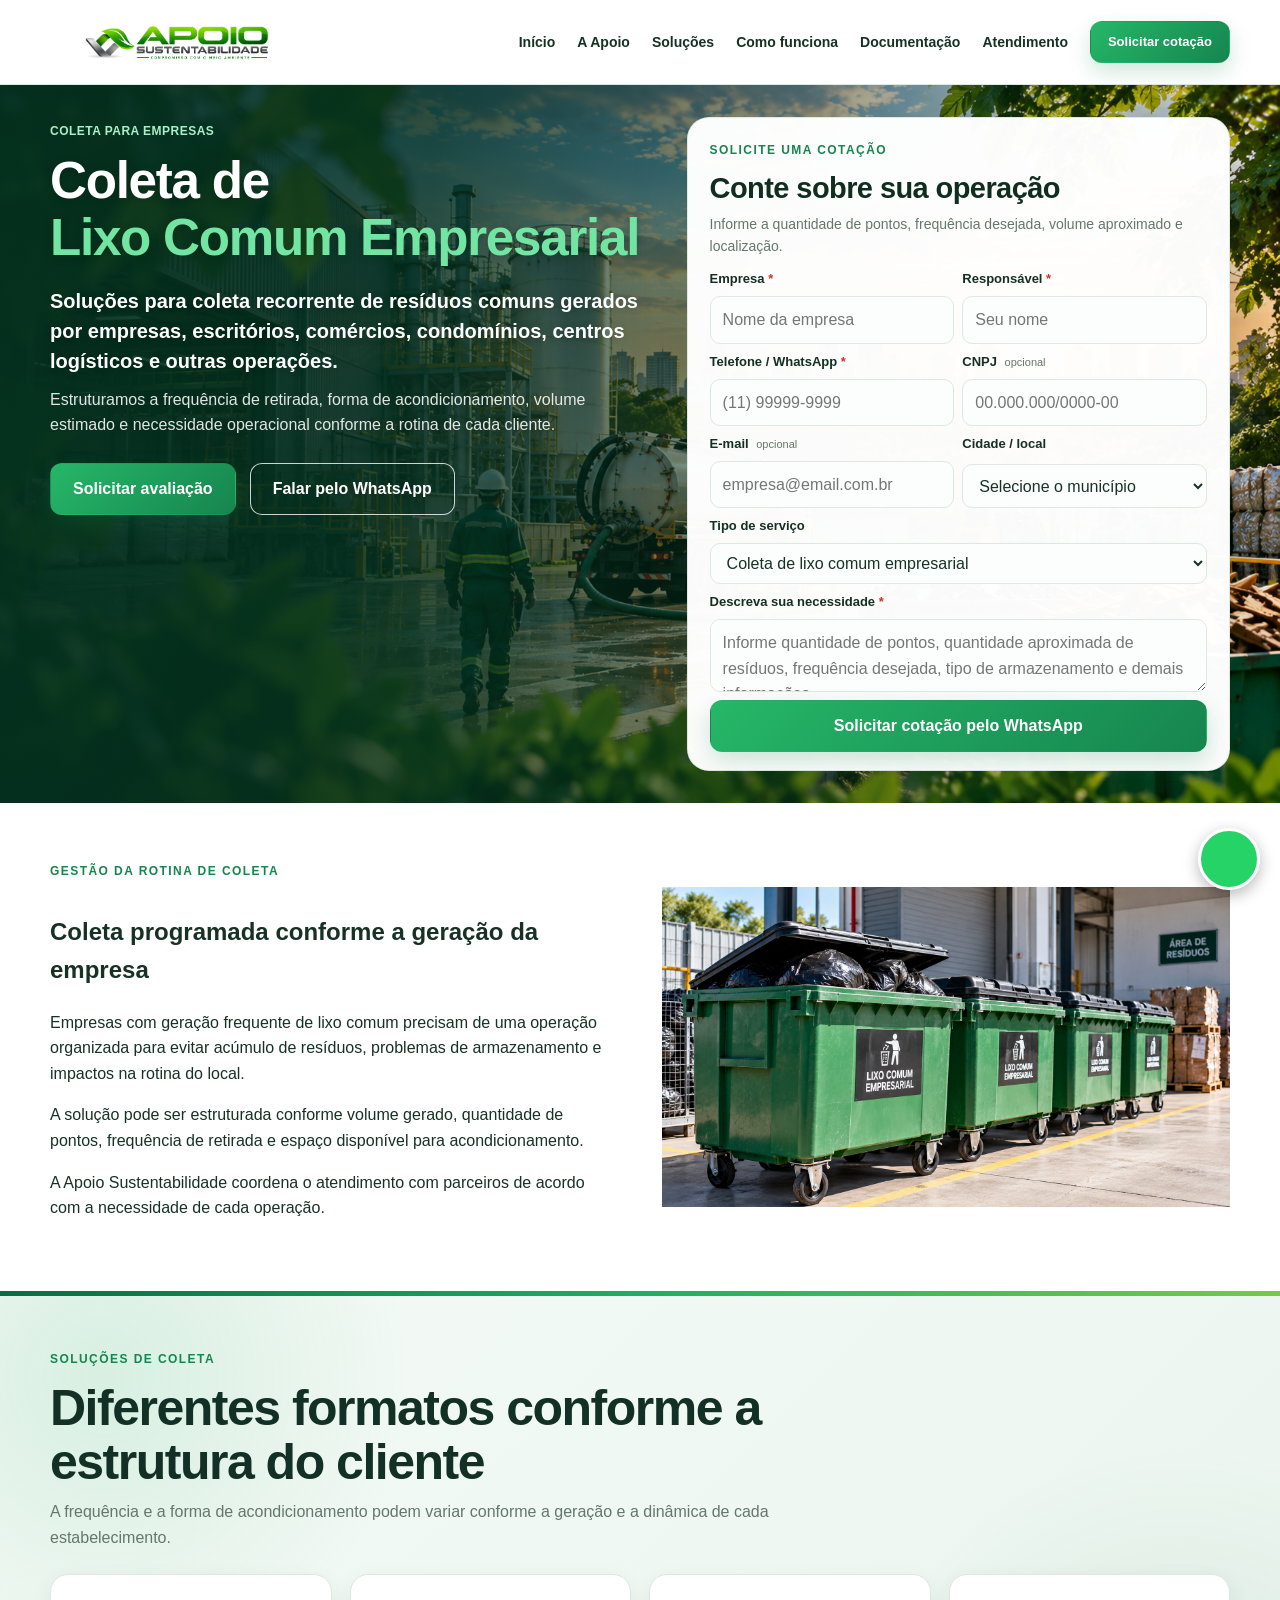
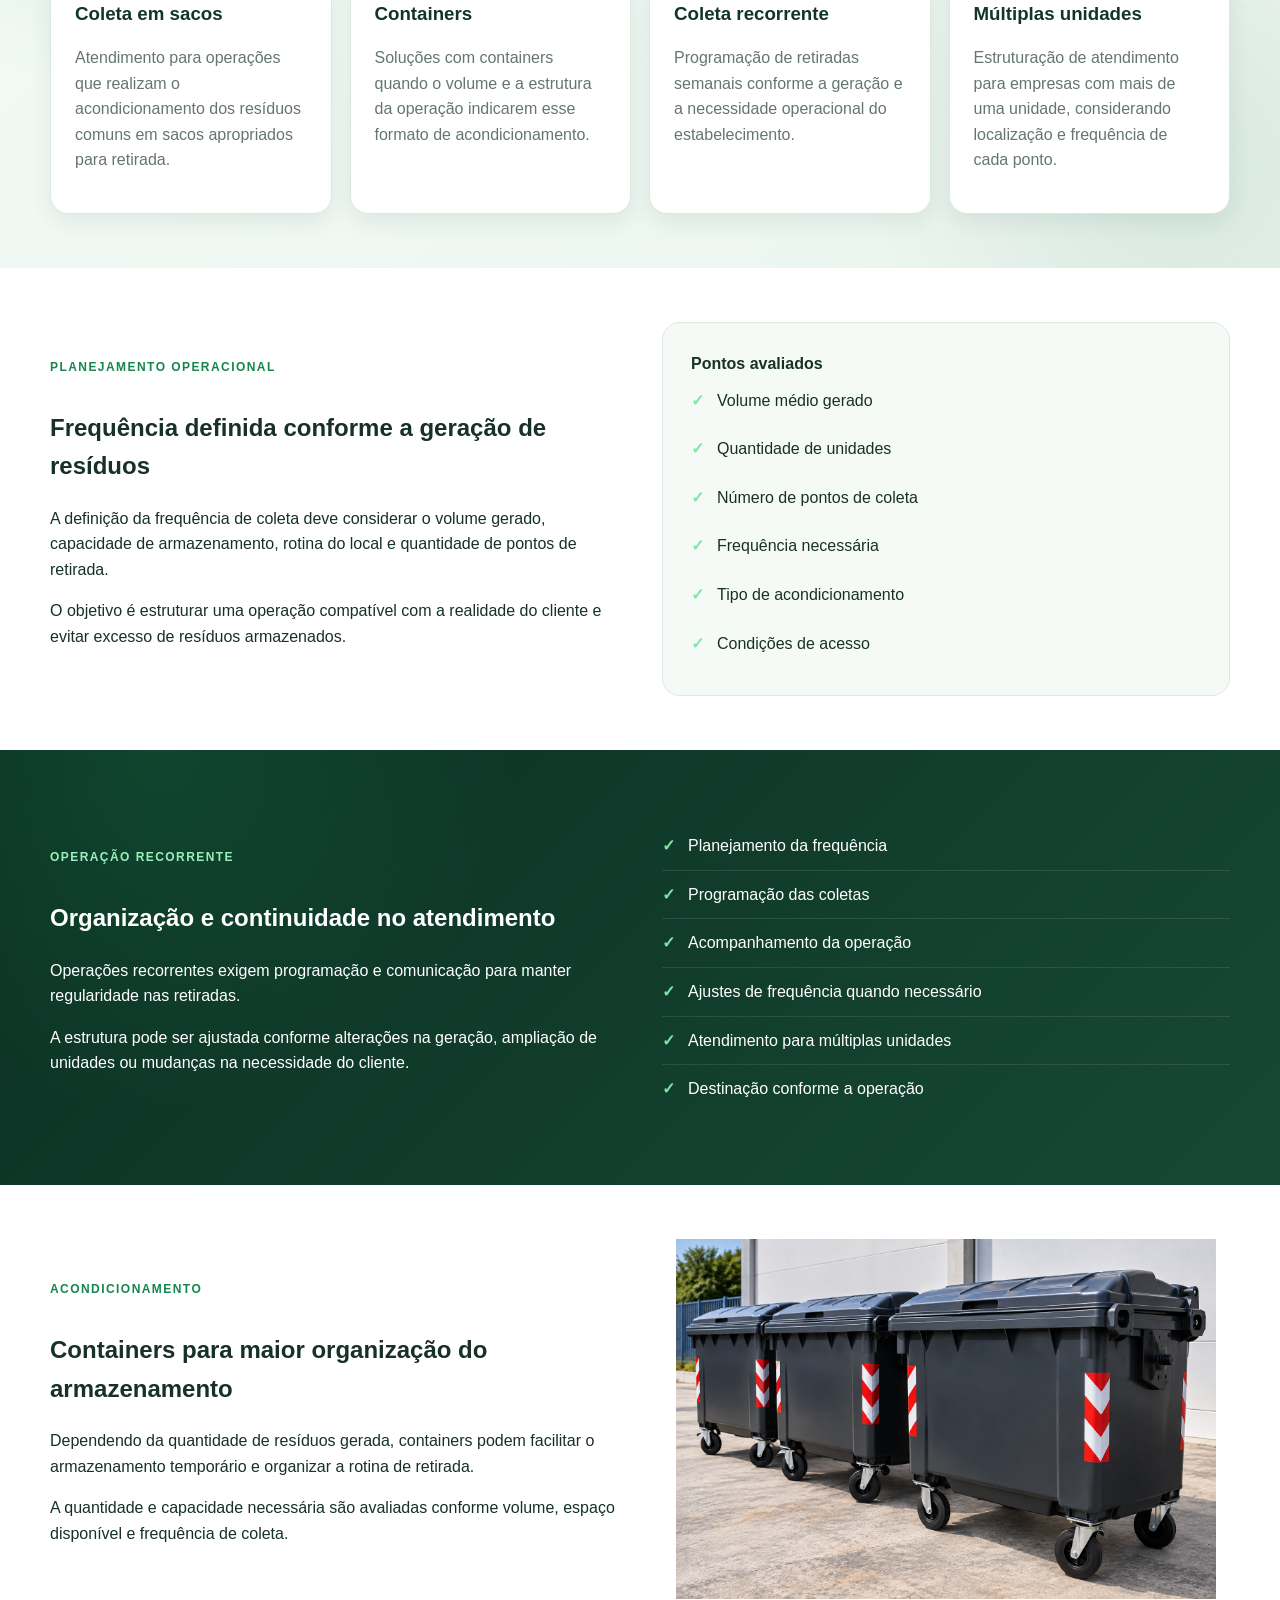
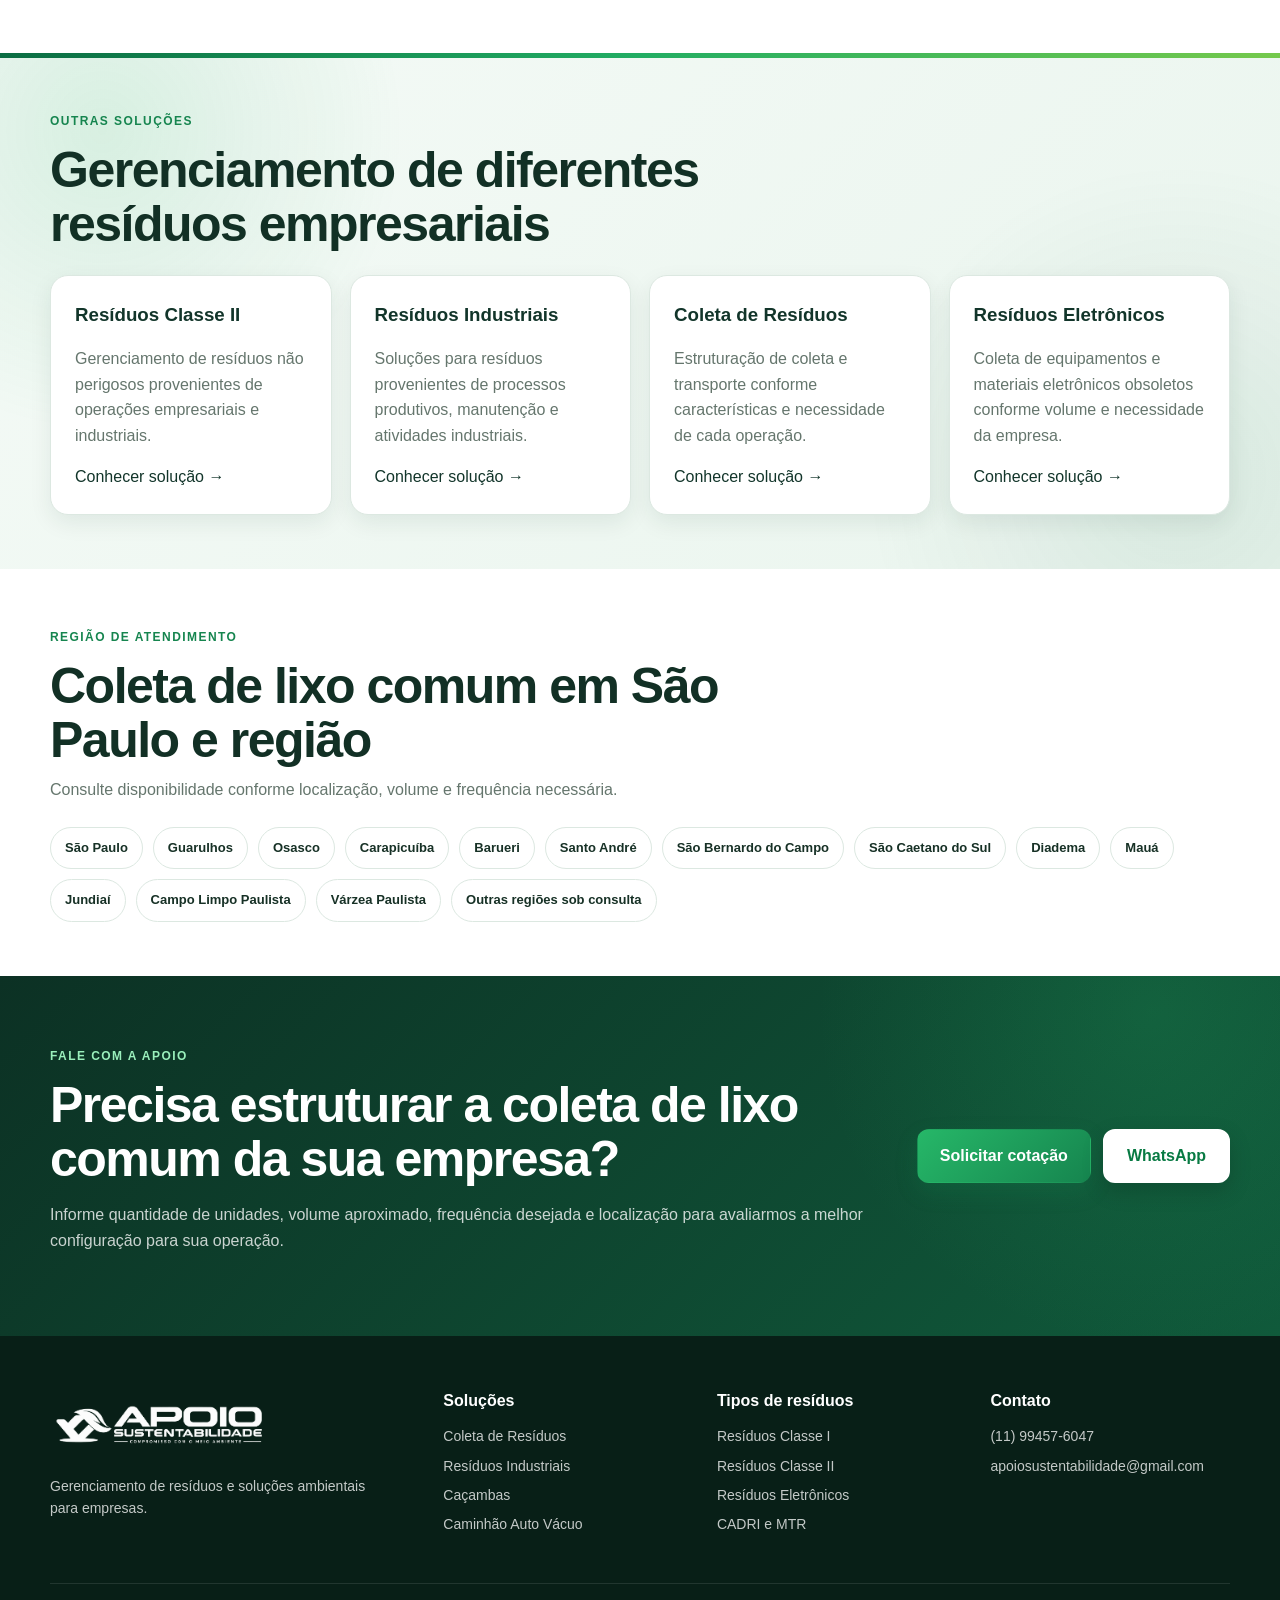
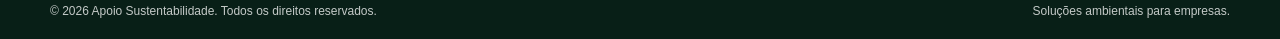
<file: coleta-lixo-comum-empresas.html>
<!DOCTYPE html>
<html lang="pt-BR">
<head>
  <meta charset="UTF-8">
  <meta name="viewport" content="width=device-width, initial-scale=1.0">

  <title>Coleta de Lixo Comum para Empresas em São Paulo | Apoio Sustentabilidade</title>

  <meta
    name="description"
    content="Coleta de lixo comum para empresas, com soluções para acondicionamento, frequência programada, transporte e destinação em São Paulo e região."
  >

  <link
    rel="canonical"
    href="https://www.apoiosustentabilidade.com.br/coleta-lixo-comum-empresas.html"
  >

  <link rel="icon" type="image/svg+xml" href="favicon.svg">
  <link rel="stylesheet" href="styles.css?v=20260906-4">
</head>

<body id="top">

<header class="header">
  <div class="container nav-wrap">

    <a href="index.html" class="brand" aria-label="Apoio Sustentabilidade">
      <img
        src="logo-apoio.png"
        alt="Apoio Sustentabilidade"
        class="brand-logo"
      >
    </a>

    <button
      class="menu-toggle"
      type="button"
      aria-label="Abrir menu"
    >
      ☰
    </button>

    <nav class="nav">
      <a href="index.html">Início</a>
      <a href="index.html#apoio">A Apoio</a>
      <a href="index.html#solucoes">Soluções</a>
      <a href="index.html#como-funciona">Como funciona</a>
      <a href="index.html#documentacao">Documentação</a>
      <a href="index.html#atendimento">Atendimento</a>

      <a href="#cotacao" class="btn btn-sm">
        Solicitar cotação
      </a>
    </nav>

  </div>
</header>


<main>

  <!-- HERO -->

  <section class="hero hero-v2">

    <div class="container hero-grid">

      <div class="hero-copy hero-copy-v2">

        <span class="eyebrow hero-eyebrow">
          Coleta para empresas
        </span>

        <h1>
          Coleta de
          <strong>Lixo Comum Empresarial</strong>
        </h1>

        <p class="hero-lead">
          Soluções para coleta recorrente de resíduos comuns gerados
          por empresas, escritórios, comércios, condomínios,
          centros logísticos e outras operações.
        </p>

        <p class="hero-description">
          Estruturamos a frequência de retirada, forma de acondicionamento,
          volume estimado e necessidade operacional conforme a rotina
          de cada cliente.
        </p>

        <div class="hero-actions">

          <a href="#cotacao" class="btn">
            Solicitar avaliação
          </a>

          <a
            href="https://wa.me/5511994576047"
            target="_blank"
            rel="noopener noreferrer"
            class="btn btn-outline"
          >
            Falar pelo WhatsApp
          </a>

        </div>

      </div>


      <!-- FORMULÁRIO -->

      <div class="quote-card quote-card-v2" id="cotacao">

        <span class="eyebrow">
          Solicite uma cotação
        </span>

        <h2>
          Conte sobre sua operação
        </h2>

        <p class="quote-intro">
          Informe a quantidade de pontos, frequência desejada,
          volume aproximado e localização.
        </p>

        <form id="leadForm">

          <div class="form-grid">

            <div class="form-field">
              <label for="empresa">
                Empresa <span>*</span>
              </label>

              <input
                id="empresa"
                type="text"
                placeholder="Nome da empresa"
                required
              >
            </div>


            <div class="form-field">
              <label for="nome">
                Responsável <span>*</span>
              </label>

              <input
                id="nome"
                type="text"
                placeholder="Seu nome"
                required
              >
            </div>


            <div class="form-field">
              <label for="telefone">
                Telefone / WhatsApp <span>*</span>
              </label>

              <input
                id="telefone"
                type="tel"
                placeholder="(11) 99999-9999"
                required
              >
            </div>


            <div class="form-field">
              <label for="cnpj">
                CNPJ <small>opcional</small>
              </label>

              <input
                id="cnpj"
                type="text"
                placeholder="00.000.000/0000-00"
              >
            </div>


            <div class="form-field">
              <label for="email">
                E-mail <small>opcional</small>
              </label>

              <input
                id="email"
                type="email"
                placeholder="empresa@email.com.br"
              >
            </div>


            <div class="form-field">
              <label for="cidade">
                Cidade / local
              </label>

              <select id="cidade">
  <option value="">Selecione o município</option>

  <optgroup label="São Paulo e Grande São Paulo">
    <option>São Paulo - SP</option>
    <option>Guarulhos - SP</option>
    <option>Osasco - SP</option>
    <option>Carapicuíba - SP</option>
    <option>Barueri - SP</option>
    <option>Santo André - SP</option>
    <option>São Bernardo do Campo - SP</option>
    <option>São Caetano do Sul - SP</option>
    <option>Diadema - SP</option>
    <option>Mauá - SP</option>
    <option>Poá - SP</option>
    <option>Arujá - SP</option>
    <option>Suzano - SP</option>
    <option>Caieiras - SP</option>
    <option>Itaquaquecetuba - SP</option>
    <option>Santa Isabel - SP</option>
  </optgroup>

  <optgroup label="Jundiaí e Região">
    <option>Jundiaí - SP</option>
    <option>Campo Limpo Paulista - SP</option>
    <option>Várzea Paulista - SP</option>
  </optgroup>

  <option value="Outro município">Outro município</option>
</select>

<input
  id="cidadeOutro"
  type="text"
  placeholder="Digite o município e UF"
  style="display: none; margin-top: 10px;"
>
            </div>

          </div>


          <div class="form-field">

            <label for="servico">
              Tipo de serviço
            </label>

            <select id="servico">

              <option value="Coleta de lixo comum empresarial">
                Coleta de lixo comum empresarial
              </option>

              <option value="Coleta com containers">
                Coleta com containers
              </option>

              <option value="Coleta em sacos">
                Coleta em sacos
              </option>

              <option value="Coleta programada">
                Coleta programada
              </option>

              <option value="Outro">
                Outro
              </option>

            </select>

          </div>


          <div class="form-field">

            <label for="demanda">
              Descreva sua necessidade <span>*</span>
            </label>

            <textarea
              id="demanda"
              placeholder="Informe quantidade de pontos, quantidade aproximada de resíduos, frequência desejada, tipo de armazenamento e demais informações."
              required
            ></textarea>

          </div>


          <button type="submit" class="btn btn-full">
            Solicitar cotação pelo WhatsApp
          </button>

        </form>

      </div>

    </div>

  </section>


  <!-- APRESENTAÇÃO COM IMAGEM -->

  <section class="section">

    <div class="container two-col">

      <div>

        <span class="eyebrow">
          Gestão da rotina de coleta
        </span>

        <h2>
          Coleta programada conforme a geração da empresa
        </h2>

        <p>
          Empresas com geração frequente de lixo comum precisam de uma
          operação organizada para evitar acúmulo de resíduos,
          problemas de armazenamento e impactos na rotina do local.
        </p>

        <p>
          A solução pode ser estruturada conforme volume gerado,
          quantidade de pontos, frequência de retirada e espaço
          disponível para acondicionamento.
        </p>

        <p>
          A Apoio Sustentabilidade coordena o atendimento com parceiros
          de acordo com a necessidade de cada operação.
        </p>

      </div>


      <div class="equipment-image">

        <img
          src="img-lixo-comum.png"
          alt="Coleta de lixo comum para empresas"
          loading="lazy"
        >

      </div>

    </div>

  </section>


  <!-- TIPOS DE OPERAÇÃO -->

  <section class="section equipment-solutions">

    <div class="container">

      <div class="section-heading">

        <span class="eyebrow">
          Soluções de coleta
        </span>

        <h2>
          Diferentes formatos conforme a estrutura do cliente
        </h2>

        <p>
          A frequência e a forma de acondicionamento podem variar
          conforme a geração e a dinâmica de cada estabelecimento.
        </p>

      </div>


      <div class="cards">

        <div class="card">
          <h3>Coleta em sacos</h3>

          <p>
            Atendimento para operações que realizam o acondicionamento
            dos resíduos comuns em sacos apropriados para retirada.
          </p>
        </div>


        <div class="card">
          <h3>Containers</h3>

          <p>
            Soluções com containers quando o volume e a estrutura
            da operação indicarem esse formato de acondicionamento.
          </p>
        </div>


        <div class="card">
          <h3>Coleta recorrente</h3>

          <p>
            Programação de retiradas semanais conforme a geração
            e a necessidade operacional do estabelecimento.
          </p>
        </div>


        <div class="card">
          <h3>Múltiplas unidades</h3>

          <p>
            Estruturação de atendimento para empresas com mais de uma unidade,
            considerando localização e frequência de cada ponto.
          </p>
        </div>

      </div>

    </div>

  </section>


  <!-- PLANEJAMENTO -->

  <section class="section">

    <div class="container two-col">

      <div>

        <span class="eyebrow">
          Planejamento operacional
        </span>

        <h2>
          Frequência definida conforme a geração de resíduos
        </h2>

        <p>
          A definição da frequência de coleta deve considerar o volume
          gerado, capacidade de armazenamento, rotina do local
          e quantidade de pontos de retirada.
        </p>

        <p>
          O objetivo é estruturar uma operação compatível com a realidade
          do cliente e evitar excesso de resíduos armazenados.
        </p>

      </div>


      <div class="area-panel">

        <strong>
          Pontos avaliados
        </strong>

        <ul class="check-list">
          <li>Volume médio gerado</li>
          <li>Quantidade de unidades</li>
          <li>Número de pontos de coleta</li>
          <li>Frequência necessária</li>
          <li>Tipo de acondicionamento</li>
          <li>Condições de acesso</li>
        </ul>

      </div>

    </div>

  </section>


  <!-- ROTINA -->

  <section class="section-dark">

    <div class="container two-col">

      <div>

        <span class="eyebrow light">
          Operação recorrente
        </span>

        <h2>
          Organização e continuidade no atendimento
        </h2>

        <p>
          Operações recorrentes exigem programação e comunicação
          para manter regularidade nas retiradas.
        </p>

        <p>
          A estrutura pode ser ajustada conforme alterações na geração,
          ampliação de unidades ou mudanças na necessidade do cliente.
        </p>

      </div>


      <div>

        <ul class="check-list">
          <li>Planejamento da frequência</li>
          <li>Programação das coletas</li>
          <li>Acompanhamento da operação</li>
          <li>Ajustes de frequência quando necessário</li>
          <li>Atendimento para múltiplas unidades</li>
          <li>Destinação conforme a operação</li>
        </ul>

      </div>

    </div>

  </section>


  <!-- CONTAINERS -->

  <section class="section">

    <div class="container two-col">

      <div>

        <span class="eyebrow">
          Acondicionamento
        </span>

        <h2>
          Containers para maior organização do armazenamento
        </h2>

        <p>
          Dependendo da quantidade de resíduos gerada,
          containers podem facilitar o armazenamento temporário
          e organizar a rotina de retirada.
        </p>

        <p>
          A quantidade e capacidade necessária são avaliadas
          conforme volume, espaço disponível e frequência de coleta.
        </p>

      </div>


      <div class="equipment-image">

        <img
          src="img-containers.png"
          alt="Containers para coleta de lixo comum empresarial"
          loading="lazy"
        >

      </div>

    </div>

  </section>


  <!-- SOLUÇÕES RELACIONADAS -->

  <section class="section equipment-solutions">

    <div class="container">

      <div class="section-heading">

        <span class="eyebrow">
          Outras soluções
        </span>

        <h2>
          Gerenciamento de diferentes resíduos empresariais
        </h2>

      </div>


      <div class="cards">

        <div class="card">

          <h3>Resíduos Classe II</h3>

          <p>
            Gerenciamento de resíduos não perigosos provenientes
            de operações empresariais e industriais.
          </p>

          <a href="residuos-classe-2.html">
            Conhecer solução →
          </a>

        </div>


        <div class="card">

          <h3>Resíduos Industriais</h3>

          <p>
            Soluções para resíduos provenientes de processos produtivos,
            manutenção e atividades industriais.
          </p>

          <a href="residuos-industriais.html">
            Conhecer solução →
          </a>

        </div>


        <div class="card">

          <h3>Coleta de Resíduos</h3>

          <p>
            Estruturação de coleta e transporte conforme características
            e necessidade de cada operação.
          </p>

          <a href="coleta-de-residuos.html">
            Conhecer solução →
          </a>

        </div>


        <div class="card">

          <h3>Resíduos Eletrônicos</h3>

          <p>
            Coleta de equipamentos e materiais eletrônicos obsoletos
            conforme volume e necessidade da empresa.
          </p>

          <a href="coleta-residuos-eletronicos.html">
            Conhecer solução →
          </a>

        </div>

      </div>

    </div>

  </section>


  <!-- REGIÕES -->

  <section class="section">

    <div class="container">

      <div class="section-heading">

        <span class="eyebrow">
          Região de atendimento
        </span>

        <h2>
          Coleta de lixo comum em São Paulo e região
        </h2>

        <p>
          Consulte disponibilidade conforme localização,
          volume e frequência necessária.
        </p>

      </div>


      <div class="region-list">
        <span>São Paulo</span>
        <span>Guarulhos</span>
        <span>Osasco</span>
        <span>Carapicuíba</span>
        <span>Barueri</span>
        <span>Santo André</span>
        <span>São Bernardo do Campo</span>
        <span>São Caetano do Sul</span>
        <span>Diadema</span>
        <span>Mauá</span>
        <span>Jundiaí</span>
        <span>Campo Limpo Paulista</span>
        <span>Várzea Paulista</span>
        <span>Outras regiões sob consulta</span>
      </div>

    </div>

  </section>


  <!-- CTA FINAL -->

  <section class="final-cta">

    <div class="container final-cta-box">

      <div>

        <span class="eyebrow light">
          Fale com a Apoio
        </span>

        <h2>
          Precisa estruturar a coleta de lixo comum da sua empresa?
        </h2>

        <p>
          Informe quantidade de unidades, volume aproximado,
          frequência desejada e localização para avaliarmos
          a melhor configuração para sua operação.
        </p>

      </div>


      <div class="final-cta-actions">

        <a href="#cotacao" class="btn">
          Solicitar cotação
        </a>

        <a
          href="https://wa.me/5511994576047"
          target="_blank"
          rel="noopener noreferrer"
          class="btn btn-outline"
        >
          WhatsApp
        </a>

      </div>

    </div>

  </section>

</main>


<footer class="footer">

  <div class="container footer-grid">

    <div>

      <img
        src="logo-apoio.png"
        alt="Apoio Sustentabilidade"
        class="footer-logo"
      >

      <p>
        Gerenciamento de resíduos e soluções ambientais para empresas.
      </p>

    </div>


    <div>

      <strong>Soluções</strong>

      <a href="coleta-de-residuos.html">
        Coleta de Resíduos
      </a>

      <a href="residuos-industriais.html">
        Resíduos Industriais
      </a>

      <a href="locacao-cacambas-residuos.html">
        Caçambas
      </a>

      <a href="caminhao-auto-vacuo.html">
        Caminhão Auto Vácuo
      </a>

    </div>


    <div>

      <strong>Tipos de resíduos</strong>

      <a href="residuos-classe-1.html">
        Resíduos Classe I
      </a>

      <a href="residuos-classe-2.html">
        Resíduos Classe II
      </a>

      <a href="coleta-residuos-eletronicos.html">
        Resíduos Eletrônicos
      </a>

      <a href="cadri-mtr-documentacao-ambiental.html">
        CADRI e MTR
      </a>

    </div>


    <div>

      <strong>Contato</strong>

      <a href="tel:+5511994576047">
        (11) 99457-6047
      </a>

      <a href="mailto:apoiosustentabilidade@gmail.com">
        apoiosustentabilidade@gmail.com
      </a>

    </div>

  </div>


  <div class="container footer-bottom">

    <span>
      © <span id="ano"></span> Apoio Sustentabilidade.
      Todos os direitos reservados.
    </span>

    <span>
      Soluções ambientais para empresas.
    </span>

  </div>

</footer>


<a
  href="https://wa.me/5511994576047"
  target="_blank"
  rel="noopener noreferrer"
  class="whatsapp-float"
  aria-label="Falar pelo WhatsApp"
>
  WhatsApp
</a>


<script src="script.js?v=20260909-1"></script>

</body>
</html>
</file>
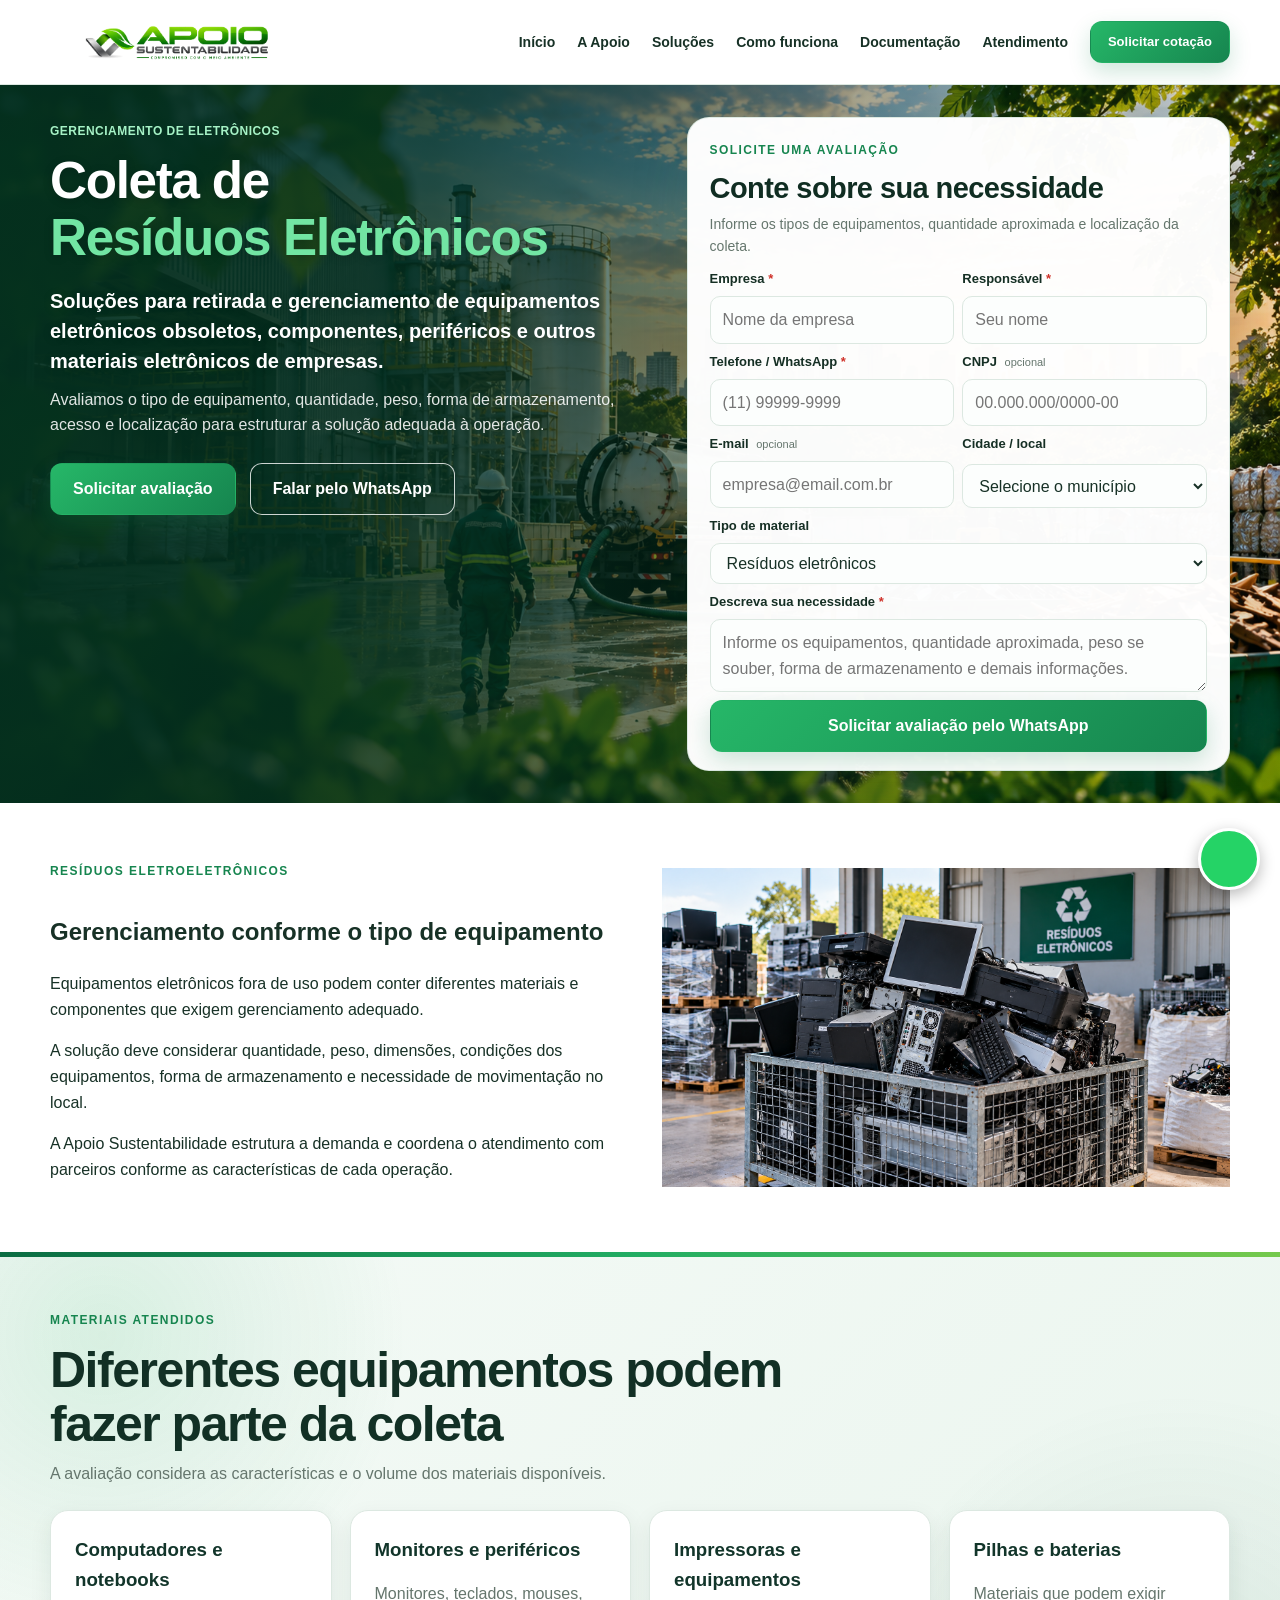
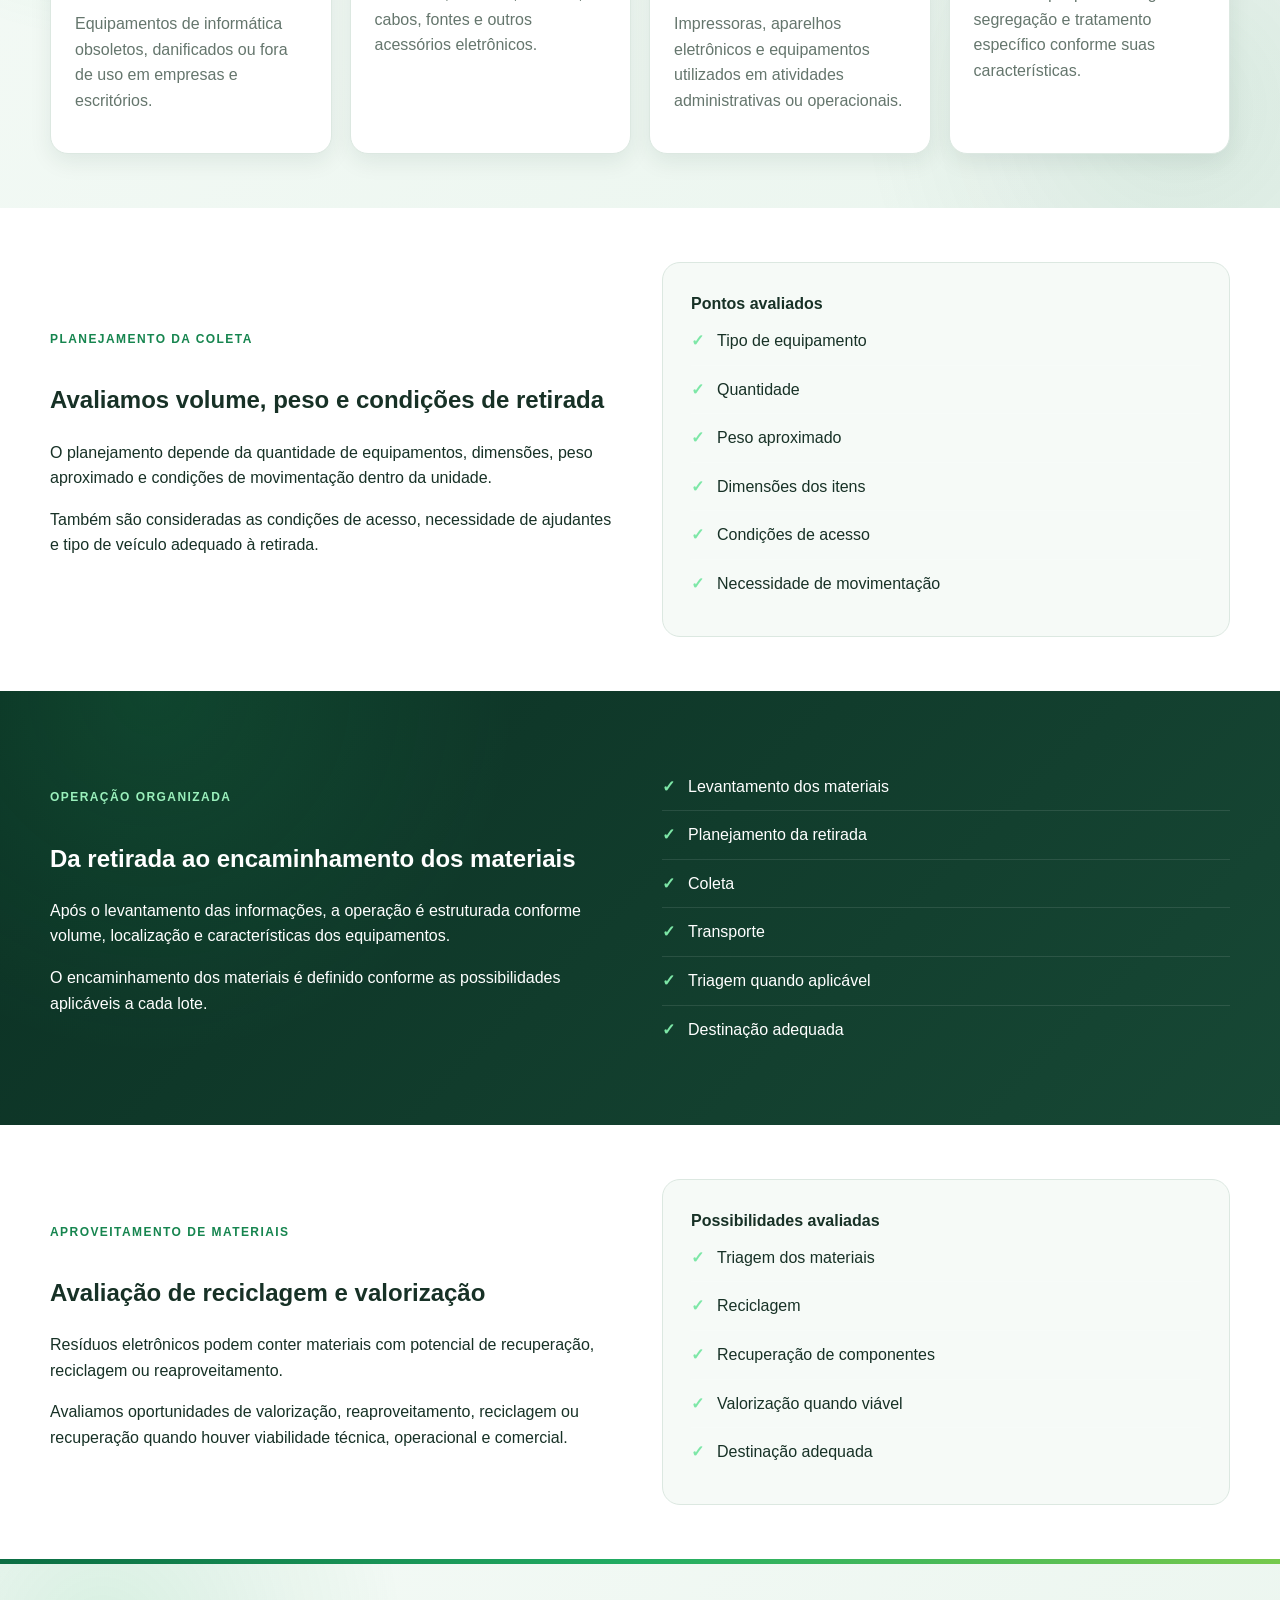
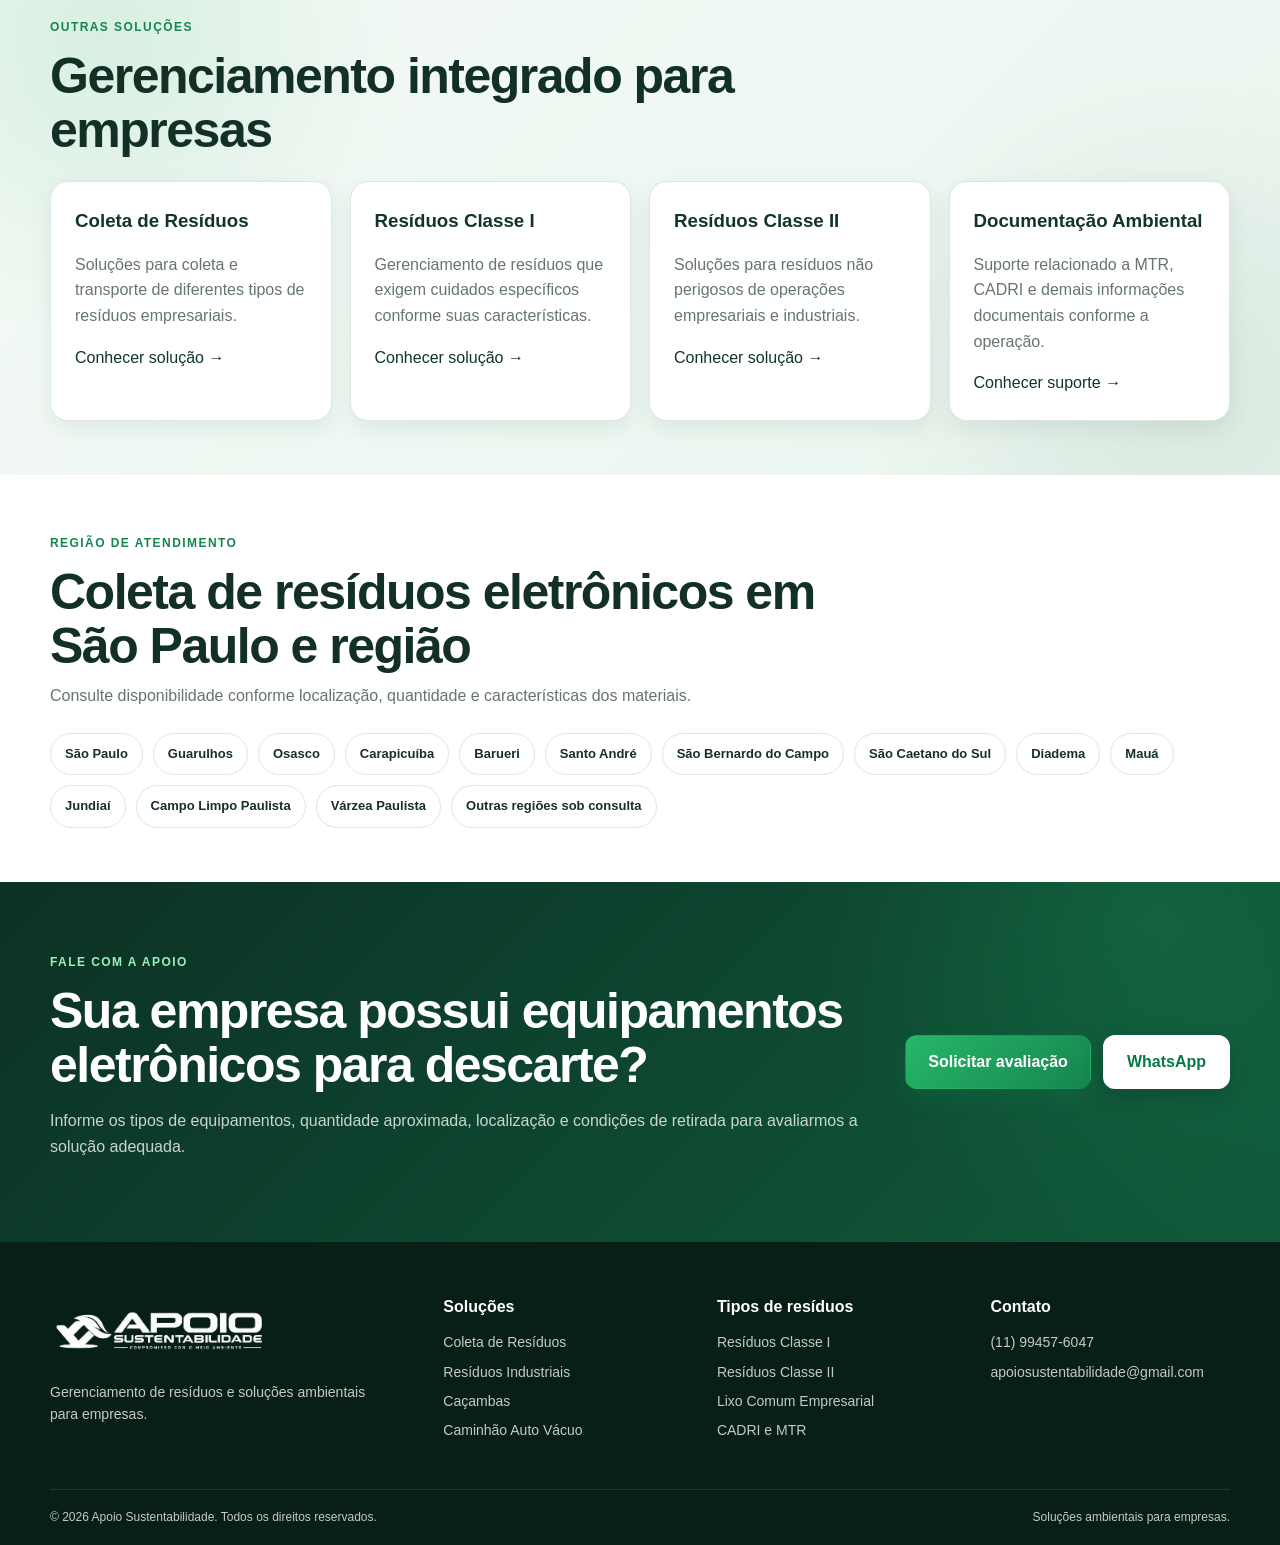
<file: coleta-residuos-eletronicos.html>
<!DOCTYPE html>
<html lang="pt-BR">
<head>
  <meta charset="UTF-8">
  <meta name="viewport" content="width=device-width, initial-scale=1.0">

  <title>Coleta de Resíduos Eletrônicos em São Paulo | Apoio Sustentabilidade</title>

  <meta
    name="description"
    content="Coleta de resíduos eletrônicos para empresas, com gerenciamento, transporte e destinação conforme volume, tipo de equipamento e necessidade da operação."
  >

  <link
    rel="canonical"
    href="https://www.apoiosustentabilidade.com.br/coleta-residuos-eletronicos.html"
  >

  <link rel="icon" type="image/svg+xml" href="favicon.svg">
  <link rel="stylesheet" href="styles.css?v=20260906-4">
</head>

<body id="top">

<header class="header">
  <div class="container nav-wrap">

    <a href="index.html" class="brand" aria-label="Apoio Sustentabilidade">
      <img
        src="logo-apoio.png"
        alt="Apoio Sustentabilidade"
        class="brand-logo"
      >
    </a>

    <button
      class="menu-toggle"
      type="button"
      aria-label="Abrir menu"
    >
      ☰
    </button>

    <nav class="nav">
      <a href="index.html">Início</a>
      <a href="index.html#apoio">A Apoio</a>
      <a href="index.html#solucoes">Soluções</a>
      <a href="index.html#como-funciona">Como funciona</a>
      <a href="index.html#documentacao">Documentação</a>
      <a href="index.html#atendimento">Atendimento</a>

      <a href="#cotacao" class="btn btn-sm">
        Solicitar cotação
      </a>
    </nav>

  </div>
</header>


<main>

  <!-- HERO -->

  <section class="hero hero-v2">

    <div class="container hero-grid">

      <div class="hero-copy hero-copy-v2">

        <span class="eyebrow hero-eyebrow">
          Gerenciamento de eletrônicos
        </span>

        <h1>
          Coleta de
          <strong>Resíduos Eletrônicos</strong>
        </h1>

        <p class="hero-lead">
          Soluções para retirada e gerenciamento de equipamentos
          eletrônicos obsoletos, componentes, periféricos
          e outros materiais eletrônicos de empresas.
        </p>

        <p class="hero-description">
          Avaliamos o tipo de equipamento, quantidade, peso,
          forma de armazenamento, acesso e localização para estruturar
          a solução adequada à operação.
        </p>

        <div class="hero-actions">

          <a href="#cotacao" class="btn">
            Solicitar avaliação
          </a>

          <a
            href="https://wa.me/5511994576047"
            target="_blank"
            rel="noopener noreferrer"
            class="btn btn-outline"
          >
            Falar pelo WhatsApp
          </a>

        </div>

      </div>


      <!-- FORMULÁRIO -->

      <div class="quote-card quote-card-v2" id="cotacao">

        <span class="eyebrow">
          Solicite uma avaliação
        </span>

        <h2>
          Conte sobre sua necessidade
        </h2>

        <p class="quote-intro">
          Informe os tipos de equipamentos, quantidade aproximada
          e localização da coleta.
        </p>

        <form id="leadForm">

          <div class="form-grid">

            <div class="form-field">
              <label for="empresa">
                Empresa <span>*</span>
              </label>

              <input
                id="empresa"
                type="text"
                placeholder="Nome da empresa"
                required
              >
            </div>


            <div class="form-field">
              <label for="nome">
                Responsável <span>*</span>
              </label>

              <input
                id="nome"
                type="text"
                placeholder="Seu nome"
                required
              >
            </div>


            <div class="form-field">
              <label for="telefone">
                Telefone / WhatsApp <span>*</span>
              </label>

              <input
                id="telefone"
                type="tel"
                placeholder="(11) 99999-9999"
                required
              >
            </div>


            <div class="form-field">
              <label for="cnpj">
                CNPJ <small>opcional</small>
              </label>

              <input
                id="cnpj"
                type="text"
                placeholder="00.000.000/0000-00"
              >
            </div>


            <div class="form-field">
              <label for="email">
                E-mail <small>opcional</small>
              </label>

              <input
                id="email"
                type="email"
                placeholder="empresa@email.com.br"
              >
            </div>


            <div class="form-field">
              <label for="cidade">
                Cidade / local
              </label>

             <select id="cidade">
  <option value="">Selecione o município</option>

  <optgroup label="São Paulo e Grande São Paulo">
    <option>São Paulo - SP</option>
    <option>Guarulhos - SP</option>
    <option>Osasco - SP</option>
    <option>Carapicuíba - SP</option>
    <option>Barueri - SP</option>
    <option>Santo André - SP</option>
    <option>São Bernardo do Campo - SP</option>
    <option>São Caetano do Sul - SP</option>
    <option>Diadema - SP</option>
    <option>Mauá - SP</option>
    <option>Poá - SP</option>
    <option>Arujá - SP</option>
    <option>Suzano - SP</option>
    <option>Caieiras - SP</option>
    <option>Itaquaquecetuba - SP</option>
    <option>Santa Isabel - SP</option>
  </optgroup>

  <optgroup label="Jundiaí e Região">
    <option>Jundiaí - SP</option>
    <option>Campo Limpo Paulista - SP</option>
    <option>Várzea Paulista - SP</option>
  </optgroup>

  <option value="Outro município">Outro município</option>
</select>

<input
  id="cidadeOutro"
  type="text"
  placeholder="Digite o município e UF"
  style="display: none; margin-top: 10px;"
>
            </div>

          </div>


          <div class="form-field">

            <label for="servico">
              Tipo de material
            </label>

            <select id="servico">

              <option value="Resíduos eletrônicos">
                Resíduos eletrônicos
              </option>

              <option value="Computadores e notebooks">
                Computadores e notebooks
              </option>

              <option value="Monitores e periféricos">
                Monitores e periféricos
              </option>

              <option value="Impressoras">
                Impressoras
              </option>

              <option value="Equipamentos eletrônicos diversos">
                Equipamentos eletrônicos diversos
              </option>

              <option value="Pilhas e baterias">
                Pilhas e baterias
              </option>

              <option value="Outro">
                Outro
              </option>

            </select>

          </div>


          <div class="form-field">

            <label for="demanda">
              Descreva sua necessidade <span>*</span>
            </label>

            <textarea
              id="demanda"
              placeholder="Informe os equipamentos, quantidade aproximada, peso se souber, forma de armazenamento e demais informações."
              required
            ></textarea>

          </div>


          <button type="submit" class="btn btn-full">
            Solicitar avaliação pelo WhatsApp
          </button>

        </form>

      </div>

    </div>

  </section>


  <!-- APRESENTAÇÃO COM IMAGEM -->

  <section class="section">

    <div class="container two-col">

      <div>

        <span class="eyebrow">
          Resíduos eletroeletrônicos
        </span>

        <h2>
          Gerenciamento conforme o tipo de equipamento
        </h2>

        <p>
          Equipamentos eletrônicos fora de uso podem conter diferentes
          materiais e componentes que exigem gerenciamento adequado.
        </p>

        <p>
          A solução deve considerar quantidade, peso, dimensões,
          condições dos equipamentos, forma de armazenamento
          e necessidade de movimentação no local.
        </p>

        <p>
          A Apoio Sustentabilidade estrutura a demanda e coordena
          o atendimento com parceiros conforme as características
          de cada operação.
        </p>

      </div>


      <div class="equipment-image">

        <img
          src="img-residuos-eletronicos.png"
          alt="Coleta e gerenciamento de resíduos eletrônicos"
          loading="lazy"
        >

      </div>

    </div>

  </section>


  <!-- EXEMPLOS -->

  <section class="section equipment-solutions">

    <div class="container">

      <div class="section-heading">

        <span class="eyebrow">
          Materiais atendidos
        </span>

        <h2>
          Diferentes equipamentos podem fazer parte da coleta
        </h2>

        <p>
          A avaliação considera as características e o volume
          dos materiais disponíveis.
        </p>

      </div>


      <div class="cards">

        <div class="card">
          <h3>Computadores e notebooks</h3>

          <p>
            Equipamentos de informática obsoletos, danificados
            ou fora de uso em empresas e escritórios.
          </p>
        </div>


        <div class="card">
          <h3>Monitores e periféricos</h3>

          <p>
            Monitores, teclados, mouses, cabos, fontes
            e outros acessórios eletrônicos.
          </p>
        </div>


        <div class="card">
          <h3>Impressoras e equipamentos</h3>

          <p>
            Impressoras, aparelhos eletrônicos e equipamentos
            utilizados em atividades administrativas ou operacionais.
          </p>
        </div>


        <div class="card">
          <h3>Pilhas e baterias</h3>

          <p>
            Materiais que podem exigir segregação e tratamento específico
            conforme suas características.
          </p>
        </div>

      </div>

    </div>

  </section>


  <!-- AVALIAÇÃO -->

  <section class="section">

    <div class="container two-col">

      <div>

        <span class="eyebrow">
          Planejamento da coleta
        </span>

        <h2>
          Avaliamos volume, peso e condições de retirada
        </h2>

        <p>
          O planejamento depende da quantidade de equipamentos,
          dimensões, peso aproximado e condições de movimentação
          dentro da unidade.
        </p>

        <p>
          Também são consideradas as condições de acesso,
          necessidade de ajudantes e tipo de veículo adequado
          à retirada.
        </p>

      </div>


      <div class="area-panel">

        <strong>
          Pontos avaliados
        </strong>

        <ul class="check-list">
          <li>Tipo de equipamento</li>
          <li>Quantidade</li>
          <li>Peso aproximado</li>
          <li>Dimensões dos itens</li>
          <li>Condições de acesso</li>
          <li>Necessidade de movimentação</li>
        </ul>

      </div>

    </div>

  </section>


  <!-- OPERAÇÃO -->

  <section class="section-dark">

    <div class="container two-col">

      <div>

        <span class="eyebrow light">
          Operação organizada
        </span>

        <h2>
          Da retirada ao encaminhamento dos materiais
        </h2>

        <p>
          Após o levantamento das informações, a operação é estruturada
          conforme volume, localização e características dos equipamentos.
        </p>

        <p>
          O encaminhamento dos materiais é definido conforme
          as possibilidades aplicáveis a cada lote.
        </p>

      </div>


      <div>

        <ul class="check-list">
          <li>Levantamento dos materiais</li>
          <li>Planejamento da retirada</li>
          <li>Coleta</li>
          <li>Transporte</li>
          <li>Triagem quando aplicável</li>
          <li>Destinação adequada</li>
        </ul>

      </div>

    </div>

  </section>


  <!-- VALORIZAÇÃO -->

  <section class="section">

    <div class="container two-col">

      <div>

        <span class="eyebrow">
          Aproveitamento de materiais
        </span>

        <h2>
          Avaliação de reciclagem e valorização
        </h2>

        <p>
          Resíduos eletrônicos podem conter materiais com potencial
          de recuperação, reciclagem ou reaproveitamento.
        </p>

        <p>
          Avaliamos oportunidades de valorização, reaproveitamento,
          reciclagem ou recuperação quando houver viabilidade técnica,
          operacional e comercial.
        </p>

      </div>


      <div class="area-panel">

        <strong>
          Possibilidades avaliadas
        </strong>

        <ul class="check-list">
          <li>Triagem dos materiais</li>
          <li>Reciclagem</li>
          <li>Recuperação de componentes</li>
          <li>Valorização quando viável</li>
          <li>Destinação adequada</li>
        </ul>

      </div>

    </div>

  </section>


  <!-- SOLUÇÕES RELACIONADAS -->

  <section class="section equipment-solutions">

    <div class="container">

      <div class="section-heading">

        <span class="eyebrow">
          Outras soluções
        </span>

        <h2>
          Gerenciamento integrado para empresas
        </h2>

      </div>


      <div class="cards">

        <div class="card">
          <h3>Coleta de Resíduos</h3>

          <p>
            Soluções para coleta e transporte de diferentes tipos
            de resíduos empresariais.
          </p>

          <a href="coleta-de-residuos.html">
            Conhecer solução →
          </a>
        </div>


        <div class="card">
          <h3>Resíduos Classe I</h3>

          <p>
            Gerenciamento de resíduos que exigem cuidados específicos
            conforme suas características.
          </p>

          <a href="residuos-classe-1.html">
            Conhecer solução →
          </a>
        </div>


        <div class="card">
          <h3>Resíduos Classe II</h3>

          <p>
            Soluções para resíduos não perigosos de operações
            empresariais e industriais.
          </p>

          <a href="residuos-classe-2.html">
            Conhecer solução →
          </a>
        </div>


        <div class="card">
          <h3>Documentação Ambiental</h3>

          <p>
            Suporte relacionado a MTR, CADRI e demais informações
            documentais conforme a operação.
          </p>

          <a href="cadri-mtr-documentacao-ambiental.html">
            Conhecer suporte →
          </a>
        </div>

      </div>

    </div>

  </section>


  <!-- REGIÕES -->

  <section class="section">

    <div class="container">

      <div class="section-heading">

        <span class="eyebrow">
          Região de atendimento
        </span>

        <h2>
          Coleta de resíduos eletrônicos em São Paulo e região
        </h2>

        <p>
          Consulte disponibilidade conforme localização,
          quantidade e características dos materiais.
        </p>

      </div>


      <div class="region-list">
        <span>São Paulo</span>
        <span>Guarulhos</span>
        <span>Osasco</span>
        <span>Carapicuíba</span>
        <span>Barueri</span>
        <span>Santo André</span>
        <span>São Bernardo do Campo</span>
        <span>São Caetano do Sul</span>
        <span>Diadema</span>
        <span>Mauá</span>
        <span>Jundiaí</span>
        <span>Campo Limpo Paulista</span>
        <span>Várzea Paulista</span>
        <span>Outras regiões sob consulta</span>
      </div>

    </div>

  </section>


  <!-- CTA FINAL -->

  <section class="final-cta">

    <div class="container final-cta-box">

      <div>

        <span class="eyebrow light">
          Fale com a Apoio
        </span>

        <h2>
          Sua empresa possui equipamentos eletrônicos para descarte?
        </h2>

        <p>
          Informe os tipos de equipamentos, quantidade aproximada,
          localização e condições de retirada para avaliarmos
          a solução adequada.
        </p>

      </div>


      <div class="final-cta-actions">

        <a href="#cotacao" class="btn">
          Solicitar avaliação
        </a>

        <a
          href="https://wa.me/5511994576047"
          target="_blank"
          rel="noopener noreferrer"
          class="btn btn-outline"
        >
          WhatsApp
        </a>

      </div>

    </div>

  </section>

</main>


<footer class="footer">

  <div class="container footer-grid">

    <div>

      <img
        src="logo-apoio.png"
        alt="Apoio Sustentabilidade"
        class="footer-logo"
      >

      <p>
        Gerenciamento de resíduos e soluções ambientais para empresas.
      </p>

    </div>


    <div>

      <strong>Soluções</strong>

      <a href="coleta-de-residuos.html">
        Coleta de Resíduos
      </a>

      <a href="residuos-industriais.html">
        Resíduos Industriais
      </a>

      <a href="locacao-cacambas-residuos.html">
        Caçambas
      </a>

      <a href="caminhao-auto-vacuo.html">
        Caminhão Auto Vácuo
      </a>

    </div>


    <div>

      <strong>Tipos de resíduos</strong>

      <a href="residuos-classe-1.html">
        Resíduos Classe I
      </a>

      <a href="residuos-classe-2.html">
        Resíduos Classe II
      </a>

      <a href="coleta-lixo-comum-empresas.html">
        Lixo Comum Empresarial
      </a>

      <a href="cadri-mtr-documentacao-ambiental.html">
        CADRI e MTR
      </a>

    </div>


    <div>

      <strong>Contato</strong>

      <a href="tel:+5511994576047">
        (11) 99457-6047
      </a>

      <a href="mailto:apoiosustentabilidade@gmail.com">
        apoiosustentabilidade@gmail.com
      </a>

    </div>

  </div>


  <div class="container footer-bottom">

    <span>
      © <span id="ano"></span> Apoio Sustentabilidade.
      Todos os direitos reservados.
    </span>

    <span>
      Soluções ambientais para empresas.
    </span>

  </div>

</footer>


<a
  href="https://wa.me/5511994576047"
  target="_blank"
  rel="noopener noreferrer"
  class="whatsapp-float"
  aria-label="Falar pelo WhatsApp"
>
  WhatsApp
</a>


<script src="script.js?v=20260909-1"></script>

</body>
</html>
</file>
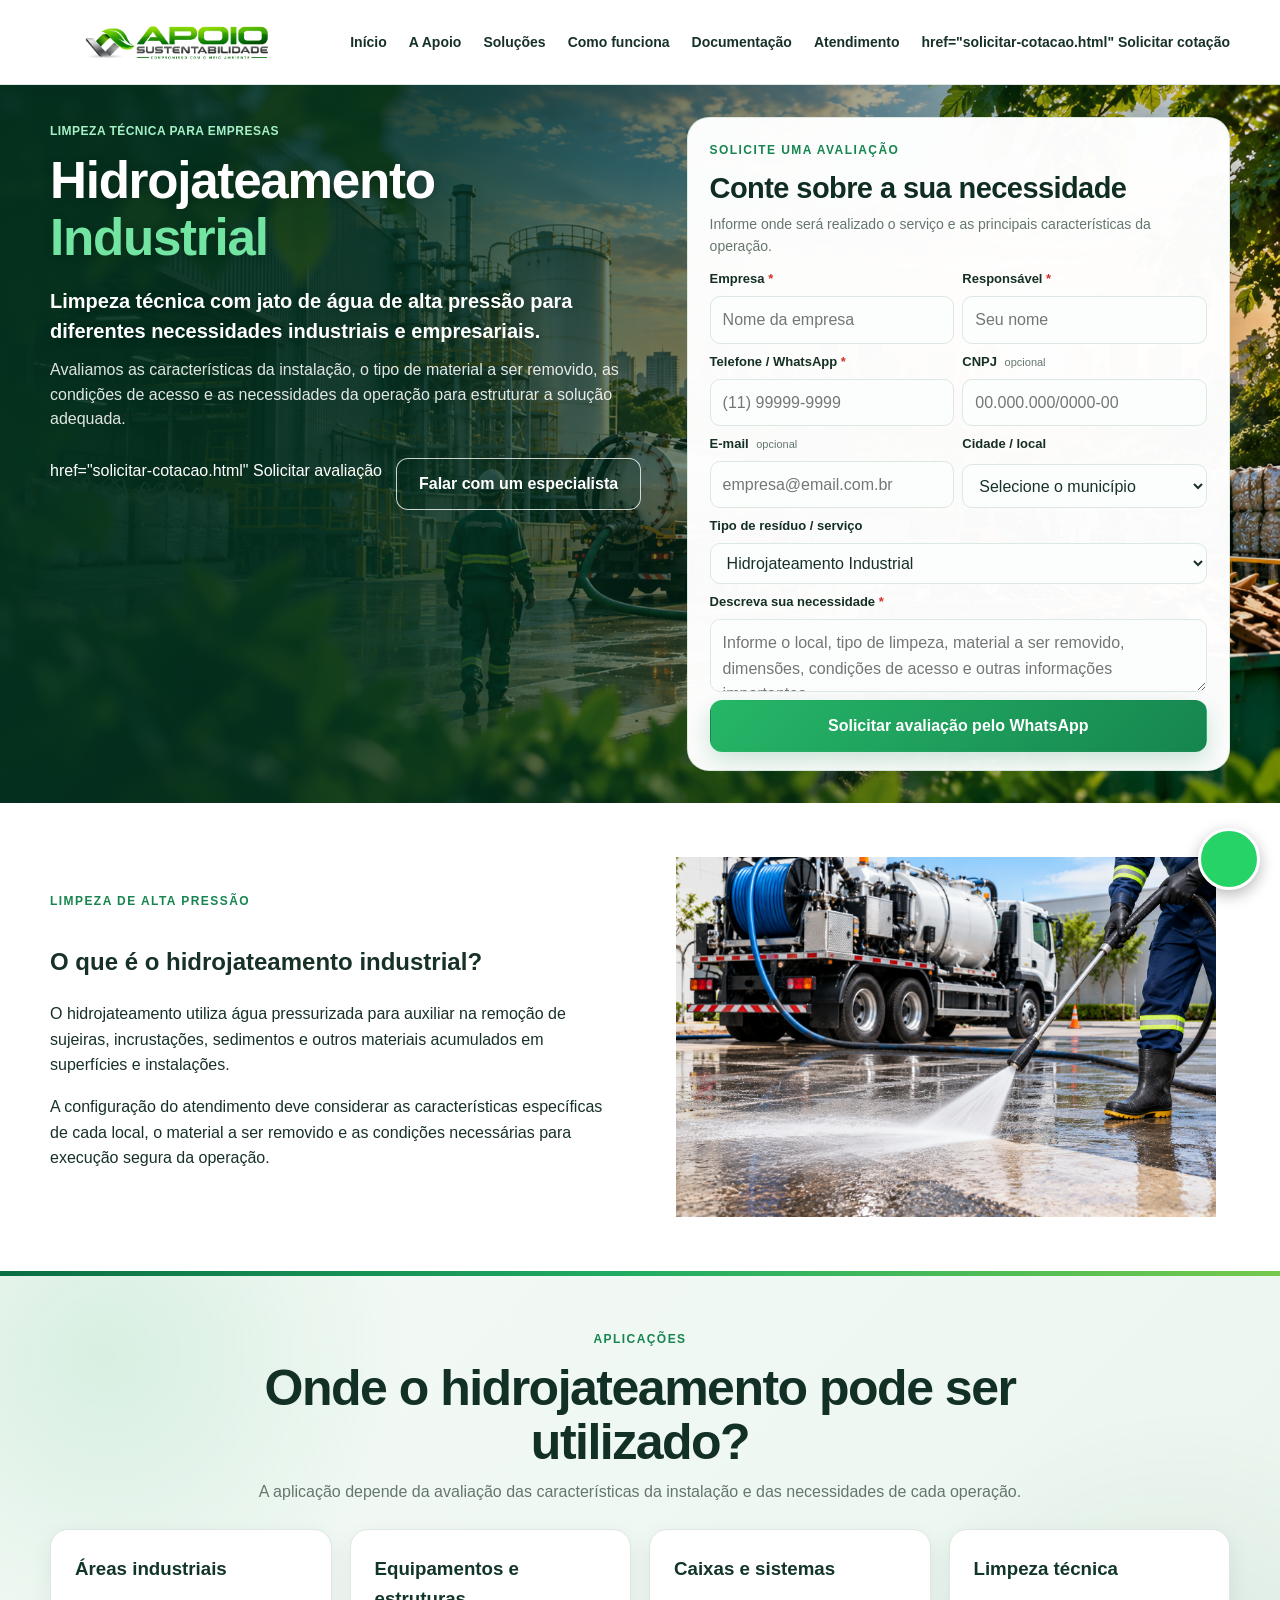
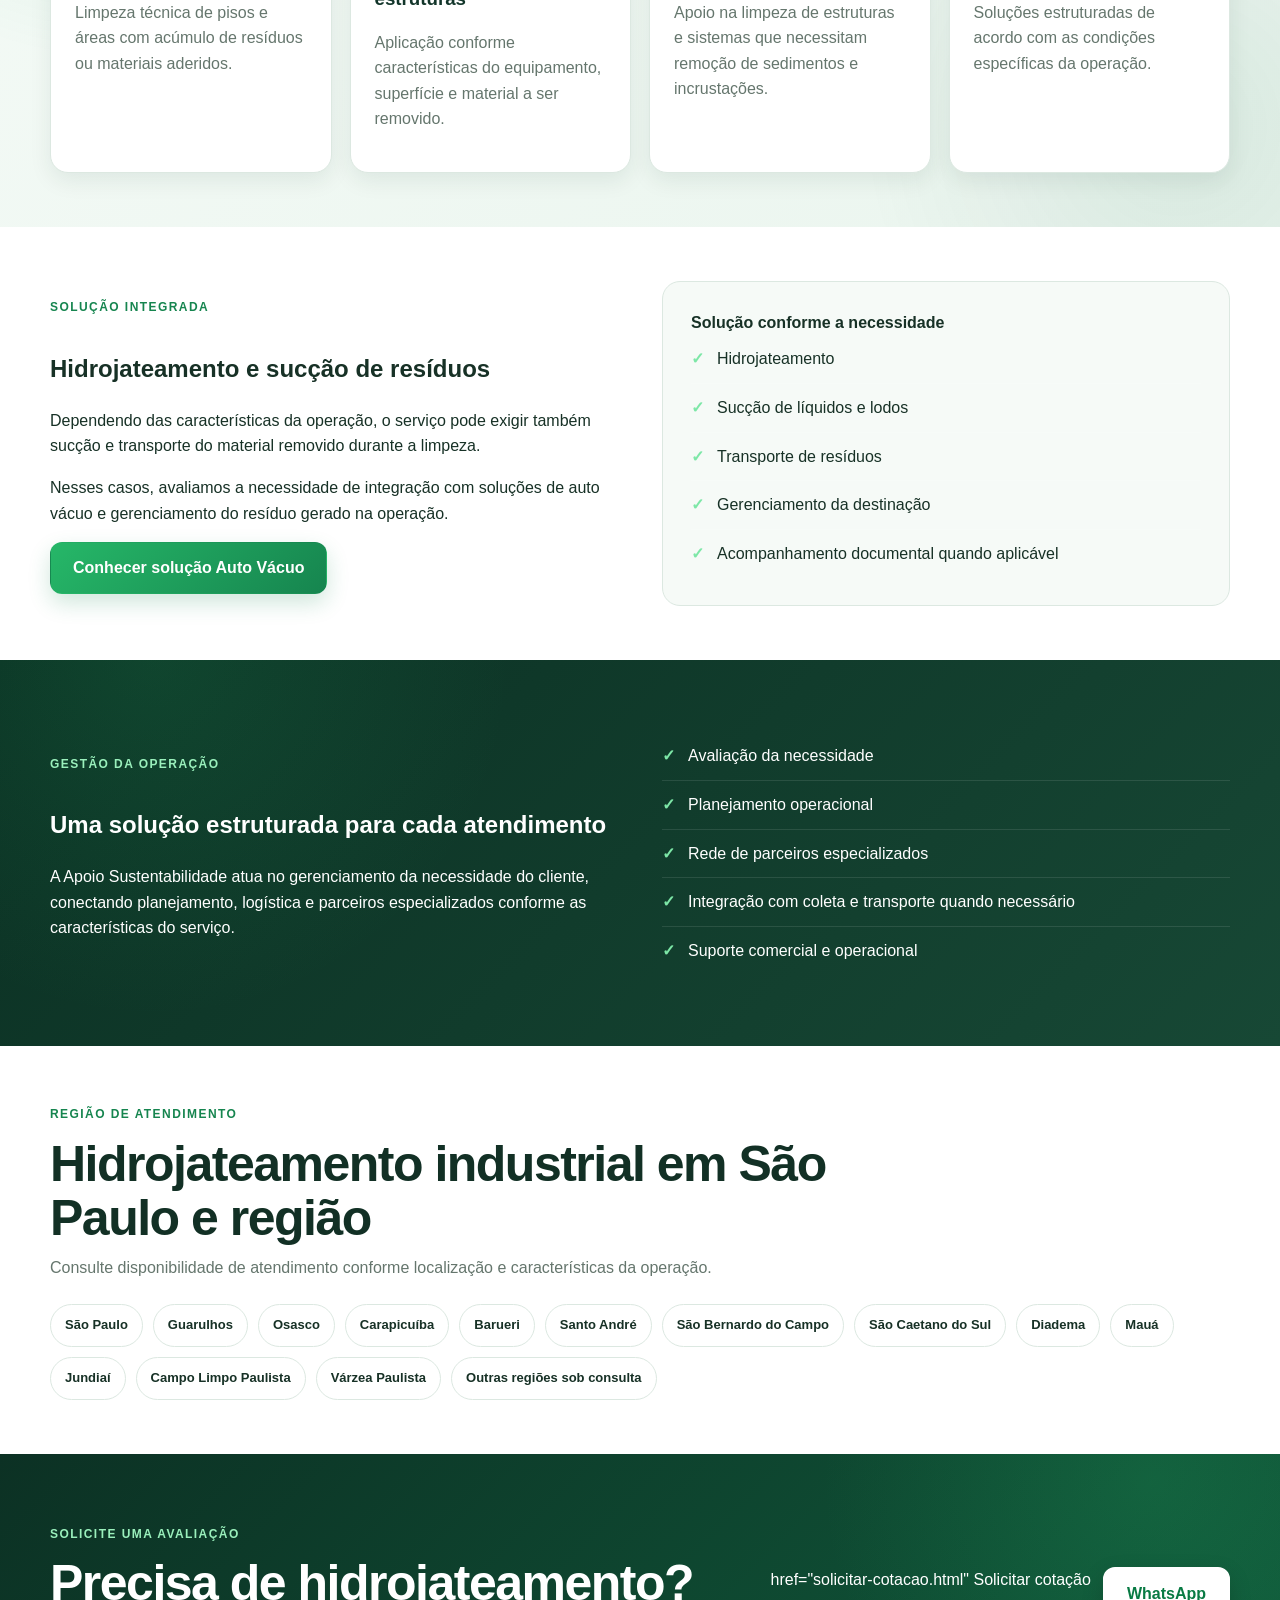
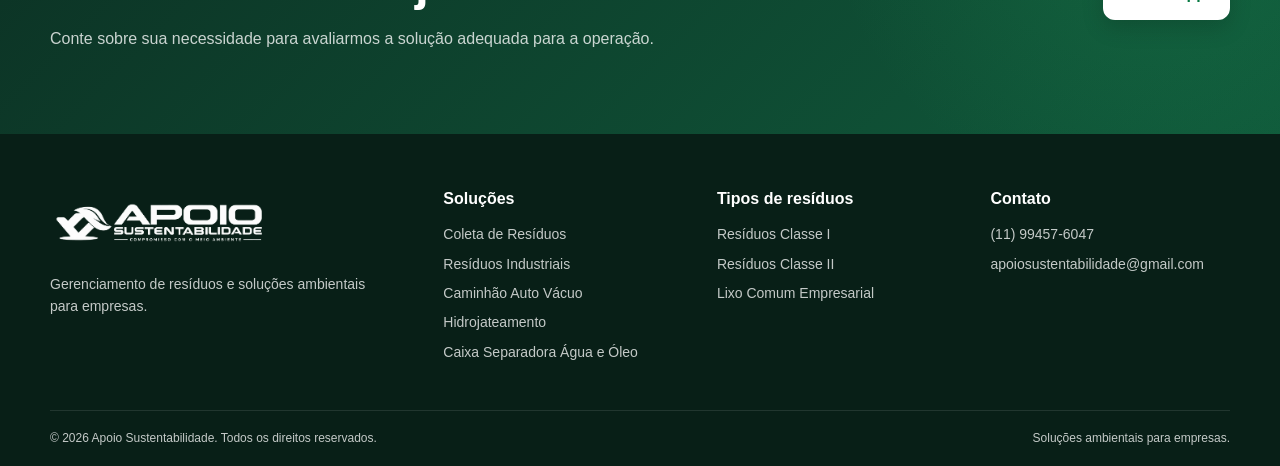
<file: hidrojateamento-industrial.html>
<!DOCTYPE html>
<html lang="pt-BR">
<head>
  <meta charset="UTF-8">
  <meta name="viewport" content="width=device-width, initial-scale=1.0">

  <title>Hidrojateamento Industrial em São Paulo | Apoio Sustentabilidade</title>

  <meta
    name="description"
    content="Soluções de hidrojateamento industrial e limpeza técnica com alta pressão para empresas em São Paulo e região. Solicite uma avaliação da Apoio Sustentabilidade."
  >

  <link
    rel="canonical"
    href="https://www.apoiosustentabilidade.com.br/hidrojateamento-industrial.html"
  >

  <link rel="icon" type="image/svg+xml" href="favicon.svg">

  <link rel="stylesheet" href="styles.css?v=20260906-4">
</head>

<body id="top">

<header class="header">
  <div class="container nav-wrap">

    <a href="index.html" class="brand" aria-label="Apoio Sustentabilidade">
      <img
        src="logo-apoio.png"
        alt="Apoio Sustentabilidade"
        class="brand-logo"
      >
    </a>

    <button
      class="menu-toggle"
      type="button"
      aria-label="Abrir menu"
    >
      ☰
    </button>

    <nav class="nav">
      <a href="index.html">Início</a>
      <a href="index.html#apoio">A Apoio</a>
      <a href="index.html#solucoes">Soluções</a>
      <a href="index.html#como-funciona">Como funciona</a>
      <a href="index.html#documentacao">Documentação</a>
      <a href="index.html#atendimento">Atendimento</a>

      href="solicitar-cotacao.html"
        Solicitar cotação
      </a>
    </nav>

  </div>
</header>


<main>

  <!-- HERO -->

  <section class="hero hero-v2">

    <div class="container hero-grid">

      <div class="hero-copy hero-copy-v2">

        <span class="eyebrow hero-eyebrow">
          Limpeza técnica para empresas
        </span>

        <h1>
          Hidrojateamento
          <strong>Industrial</strong>
        </h1>

        <p class="hero-lead">
          Limpeza técnica com jato de água de alta pressão
          para diferentes necessidades industriais e empresariais.
        </p>

        <p class="hero-description">
          Avaliamos as características da instalação, o tipo de
          material a ser removido, as condições de acesso e as
          necessidades da operação para estruturar a solução adequada.
        </p>

        <div class="hero-actions">

          href="solicitar-cotacao.html"
            Solicitar avaliação
          </a>

          <a
            href="https://wa.me/5511994576047"
            target="_blank"
            rel="noopener noreferrer"
            class="btn btn-outline"
          >
            Falar com um especialista
          </a>

        </div>

      </div>


      <!-- FORMULÁRIO -->

      <div class="quote-card quote-card-v2" id="cotacao">

        <span class="eyebrow">
          Solicite uma avaliação
        </span>

        <h2>
          Conte sobre a sua necessidade
        </h2>

        <p class="quote-intro">
          Informe onde será realizado o serviço e as principais
          características da operação.
        </p>

        <form id="leadForm">

          <div class="form-grid">

            <div class="form-field">
              <label for="empresa">
                Empresa <span>*</span>
              </label>

              <input
                id="empresa"
                type="text"
                placeholder="Nome da empresa"
                required
              >
            </div>


            <div class="form-field">
              <label for="nome">
                Responsável <span>*</span>
              </label>

              <input
                id="nome"
                type="text"
                placeholder="Seu nome"
                required
              >
            </div>


            <div class="form-field">
              <label for="telefone">
                Telefone / WhatsApp <span>*</span>
              </label>

              <input
                id="telefone"
                type="tel"
                placeholder="(11) 99999-9999"
                required
              >
            </div>


            <div class="form-field">
              <label for="cnpj">
                CNPJ <small>opcional</small>
              </label>

              <input
                id="cnpj"
                type="text"
                placeholder="00.000.000/0000-00"
              >
            </div>


            <div class="form-field">
              <label for="email">
                E-mail <small>opcional</small>
              </label>

              <input
                id="email"
                type="email"
                placeholder="empresa@email.com.br"
              >
            </div>


            <div class="form-field">
              <label for="cidade">
                Cidade / local
              </label>

              <select id="cidade">
  <option value="">Selecione o município</option>

  <optgroup label="São Paulo e Grande São Paulo">
    <option>São Paulo - SP</option>
    <option>Guarulhos - SP</option>
    <option>Osasco - SP</option>
    <option>Carapicuíba - SP</option>
    <option>Barueri - SP</option>
    <option>Santo André - SP</option>
    <option>São Bernardo do Campo - SP</option>
    <option>São Caetano do Sul - SP</option>
    <option>Diadema - SP</option>
    <option>Mauá - SP</option>
    <option>Poá - SP</option>
    <option>Arujá - SP</option>
    <option>Suzano - SP</option>
    <option>Caieiras - SP</option>
    <option>Itaquaquecetuba - SP</option>
    <option>Santa Isabel - SP</option>
  </optgroup>

  <optgroup label="Jundiaí e Região">
    <option>Jundiaí - SP</option>
    <option>Campo Limpo Paulista - SP</option>
    <option>Várzea Paulista - SP</option>
  </optgroup>

  <option value="Outro município">Outro município</option>
</select>

<input
  id="cidadeOutro"
  type="text"
  placeholder="Digite o município e UF"
  style="display: none; margin-top: 10px;"
>
            </div>

          </div>


          <div class="form-field">

            <label for="servico">
              Tipo de resíduo / serviço
            </label>

            <select id="servico">
              <option value="Hidrojateamento">
                Hidrojateamento Industrial
              </option>

              <option>
                Limpeza Industrial
              </option>

              <option>
                Caixa Separadora Água e Óleo
              </option>

              <option>
                Caixa de Gordura / Fossa
              </option>

              <option>
                Caminhão Auto Vácuo
              </option>

              <option>
                Outro
              </option>
            </select>

          </div>


          <div class="form-field">

            <label for="demanda">
              Descreva sua necessidade <span>*</span>
            </label>

            <textarea
              id="demanda"
              placeholder="Informe o local, tipo de limpeza, material a ser removido, dimensões, condições de acesso e outras informações importantes."
              required
            ></textarea>

          </div>


          <button type="submit" class="btn btn-full">
            Solicitar avaliação pelo WhatsApp
          </button>

        </form>

      </div>

    </div>

  </section>


  <!-- SOBRE O SERVIÇO -->

  <section class="section">

    <div class="container two-col">

      <div>

        <span class="eyebrow">
          Limpeza de alta pressão
        </span>

        <h2>
          O que é o hidrojateamento industrial?
        </h2>

        <p>
          O hidrojateamento utiliza água pressurizada para auxiliar
          na remoção de sujeiras, incrustações, sedimentos e outros
          materiais acumulados em superfícies e instalações.
        </p>

        <p>
          A configuração do atendimento deve considerar as
          características específicas de cada local, o material
          a ser removido e as condições necessárias para execução
          segura da operação.
        </p>

      </div>


      <div class="equipment-image">

  <img
    src="img-hidrojateamento.png"
    alt="Serviço de hidrojateamento industrial para limpeza técnica"
    loading="lazy"
  >

</div>

    </div>

  </section>


  <!-- APLICAÇÕES -->

  <section class="section equipment-solutions">

    <div class="container">

      <div class="section-heading section-heading-center">

        <span class="eyebrow">
          Aplicações
        </span>

        <h2>
          Onde o hidrojateamento pode ser utilizado?
        </h2>

        <p>
          A aplicação depende da avaliação das características
          da instalação e das necessidades de cada operação.
        </p>

      </div>


      <div class="cards">

        <div class="card">
          <h3>Áreas industriais</h3>
          <p>
            Limpeza técnica de pisos e áreas com acúmulo
            de resíduos ou materiais aderidos.
          </p>
        </div>


        <div class="card">
          <h3>Equipamentos e estruturas</h3>
          <p>
            Aplicação conforme características do equipamento,
            superfície e material a ser removido.
          </p>
        </div>


        <div class="card">
          <h3>Caixas e sistemas</h3>
          <p>
            Apoio na limpeza de estruturas e sistemas que
            necessitam remoção de sedimentos e incrustações.
          </p>
        </div>


        <div class="card">
          <h3>Limpeza técnica</h3>
          <p>
            Soluções estruturadas de acordo com as condições
            específicas da operação.
          </p>
        </div>

      </div>

    </div>

  </section>


  <!-- HIDROJATEAMENTO + AUTO VÁCUO -->

  <section class="section">

    <div class="container two-col">

      <div>

        <span class="eyebrow">
          Solução integrada
        </span>

        <h2>
          Hidrojateamento e sucção de resíduos
        </h2>

        <p>
          Dependendo das características da operação, o serviço
          pode exigir também sucção e transporte do material
          removido durante a limpeza.
        </p>

        <p>
          Nesses casos, avaliamos a necessidade de integração
          com soluções de auto vácuo e gerenciamento do resíduo
          gerado na operação.
        </p>

        <a href="caminhao-auto-vacuo.html" class="btn">
          Conhecer solução Auto Vácuo
        </a>

      </div>


      <div class="area-panel">

        <strong>
          Solução conforme a necessidade
        </strong>

        <ul class="check-list">
          <li>Hidrojateamento</li>
          <li>Sucção de líquidos e lodos</li>
          <li>Transporte de resíduos</li>
          <li>Gerenciamento da destinação</li>
          <li>Acompanhamento documental quando aplicável</li>
        </ul>

      </div>

    </div>

  </section>


  <!-- DIFERENCIAIS -->

  <section class="section-dark">

    <div class="container two-col">

      <div>

        <span class="eyebrow light">
          Gestão da operação
        </span>

        <h2>
          Uma solução estruturada para cada atendimento
        </h2>

        <p>
          A Apoio Sustentabilidade atua no gerenciamento da
          necessidade do cliente, conectando planejamento,
          logística e parceiros especializados conforme as
          características do serviço.
        </p>

      </div>


      <div>

        <ul class="check-list">
          <li>Avaliação da necessidade</li>
          <li>Planejamento operacional</li>
          <li>Rede de parceiros especializados</li>
          <li>Integração com coleta e transporte quando necessário</li>
          <li>Suporte comercial e operacional</li>
        </ul>

      </div>

    </div>

  </section>


  <!-- REGIÕES -->

  <section class="section">

    <div class="container">

      <div class="section-heading">

        <span class="eyebrow">
          Região de atendimento
        </span>

        <h2>
          Hidrojateamento industrial em São Paulo e região
        </h2>

        <p>
          Consulte disponibilidade de atendimento conforme
          localização e características da operação.
        </p>

      </div>


      <div class="region-list">
        <span>São Paulo</span>
        <span>Guarulhos</span>
        <span>Osasco</span>
        <span>Carapicuíba</span>
        <span>Barueri</span>
        <span>Santo André</span>
        <span>São Bernardo do Campo</span>
        <span>São Caetano do Sul</span>
        <span>Diadema</span>
        <span>Mauá</span>
        <span>Jundiaí</span>
        <span>Campo Limpo Paulista</span>
        <span>Várzea Paulista</span>
        <span>Outras regiões sob consulta</span>
      </div>

    </div>

  </section>


  <!-- CTA -->

  <section class="final-cta">

    <div class="container final-cta-box">

      <div>

        <span class="eyebrow light">
          Solicite uma avaliação
        </span>

        <h2>
          Precisa de hidrojateamento?
        </h2>

        <p>
          Conte sobre sua necessidade para avaliarmos
          a solução adequada para a operação.
        </p>

      </div>


      <div class="final-cta-actions">

        href="solicitar-cotacao.html"
          Solicitar cotação
        </a>

        <a
          href="https://wa.me/5511994576047"
          target="_blank"
          rel="noopener noreferrer"
          class="btn btn-outline"
        >
          WhatsApp
        </a>

      </div>

    </div>

  </section>

</main>


<!-- RODAPÉ -->

<footer class="footer">

  <div class="container footer-grid">

    <div>

      <img
        src="logo-apoio.png"
        alt="Apoio Sustentabilidade"
        class="footer-logo"
      >

      <p>
        Gerenciamento de resíduos e soluções ambientais
        para empresas.
      </p>

    </div>


    <div>

      <strong>Soluções</strong>

      <a href="coleta-de-residuos.html">
        Coleta de Resíduos
      </a>

      <a href="residuos-industriais.html">
        Resíduos Industriais
      </a>

      <a href="caminhao-auto-vacuo.html">
        Caminhão Auto Vácuo
      </a>

      <a href="hidrojateamento-industrial.html">
        Hidrojateamento
      </a>

      <a href="limpeza-caixa-separadora-agua-oleo.html">
        Caixa Separadora Água e Óleo
      </a>

    </div>


    <div>

      <strong>Tipos de resíduos</strong>

      <a href="residuos-classe-1.html">
        Resíduos Classe I
      </a>

      <a href="residuos-classe-2.html">
        Resíduos Classe II
      </a>

      <a href="coleta-lixo-comum-empresas.html">
        Lixo Comum Empresarial
      </a>

    </div>


    <div>

      <strong>Contato</strong>

      <a href="tel:+5511994576047">
        (11) 99457-6047
      </a>

      <a href="mailto:apoiosustentabilidade@gmail.com">
        apoiosustentabilidade@gmail.com
      </a>

    </div>

  </div>


  <div class="container footer-bottom">

    <span>
      © <span id="ano"></span> Apoio Sustentabilidade.
      Todos os direitos reservados.
    </span>

    <span>
      Soluções ambientais para empresas.
    </span>

  </div>

</footer>


<a
  href="https://wa.me/5511994576047"
  target="_blank"
  rel="noopener noreferrer"
  class="whatsapp-float"
  aria-label="Falar pelo WhatsApp"
>
  WhatsApp
</a>


<script src="script.js?v=20260909-1"></script>

</body>
</html>
</file>
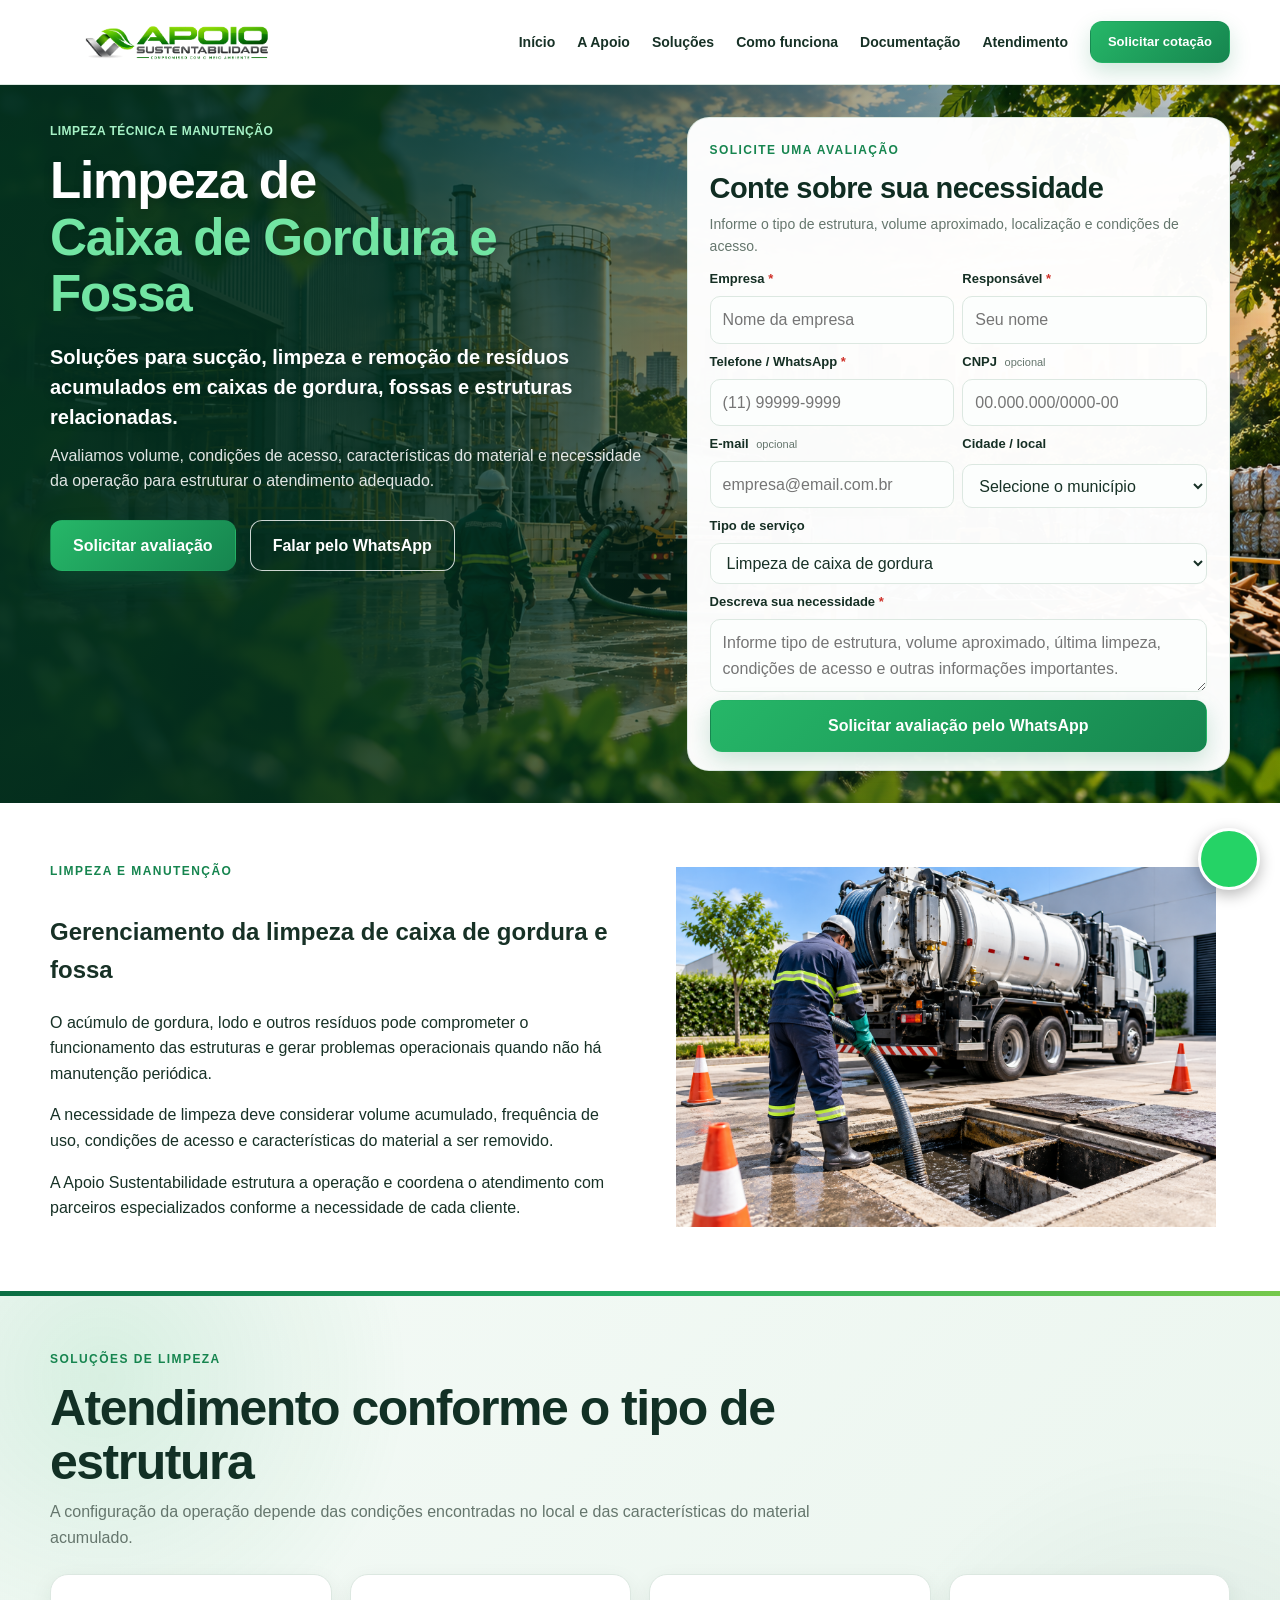
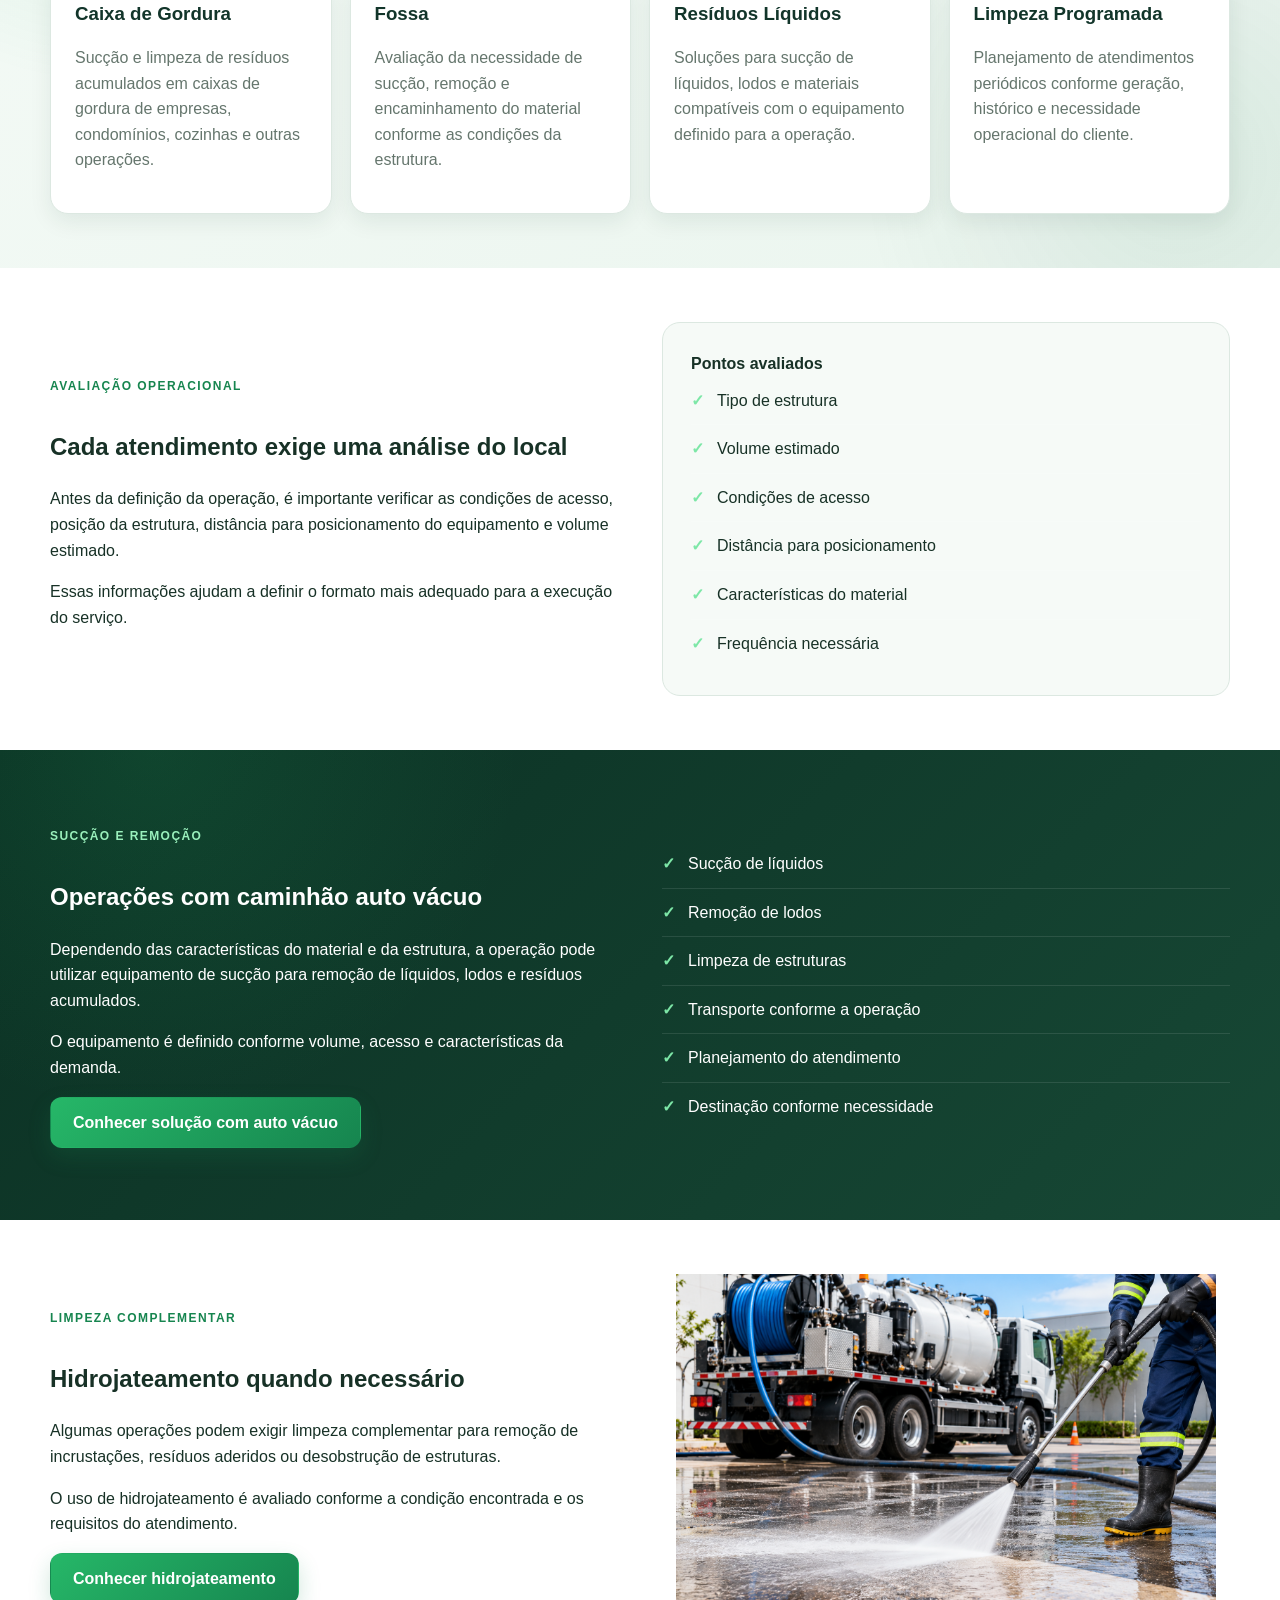
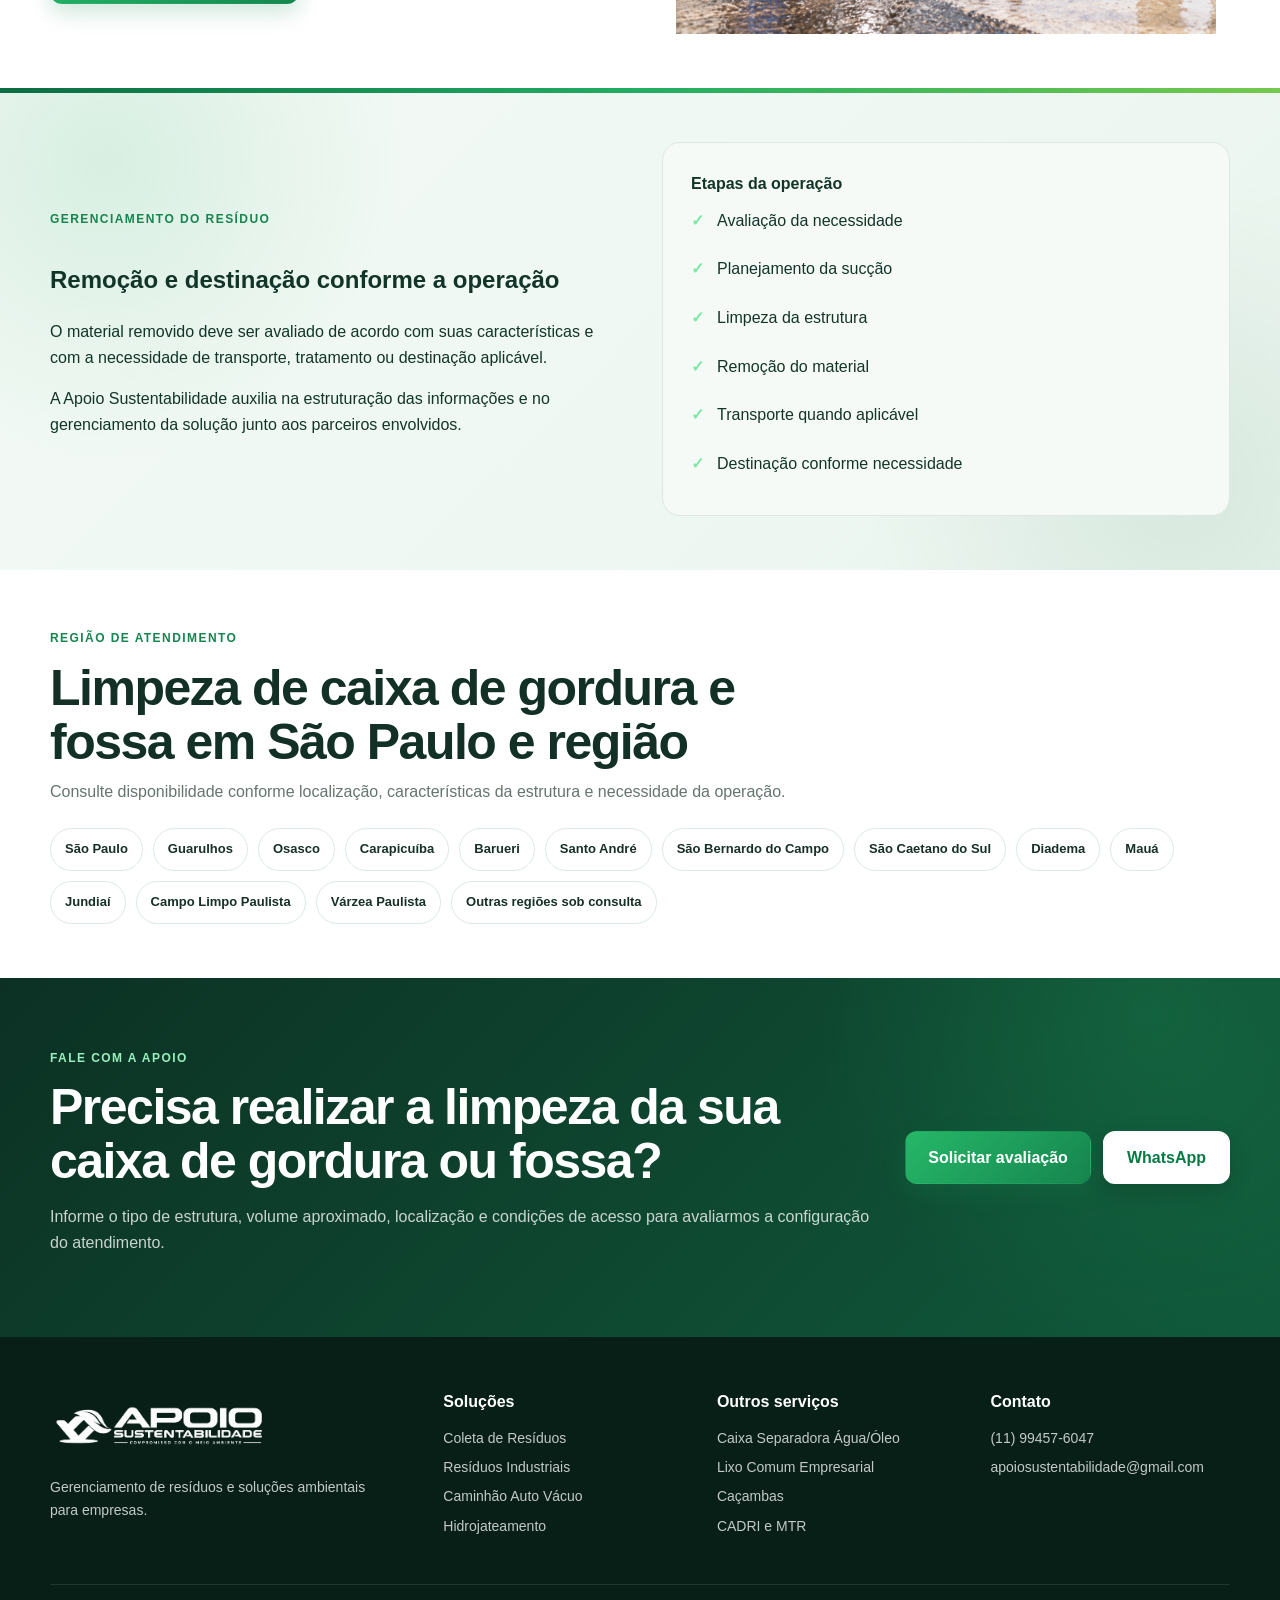
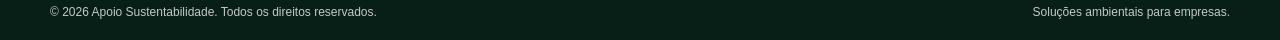
<file: limpeza-caixa-gordura-fossa.html>
<!DOCTYPE html>
<html lang="pt-BR">
<head>
  <meta charset="UTF-8">
  <meta name="viewport" content="width=device-width, initial-scale=1.0">

  <title>Limpeza de Caixa de Gordura e Fossa em São Paulo | Apoio Sustentabilidade</title>

  <meta
    name="description"
    content="Limpeza de caixa de gordura, fossa e estruturas associadas para empresas, condomínios e operações comerciais em São Paulo e região."
  >

  <link
    rel="canonical"
    href="https://www.apoiosustentabilidade.com.br/limpeza-caixa-gordura-fossa.html"
  >

  <link rel="icon" type="image/svg+xml" href="favicon.svg">
  <link rel="stylesheet" href="styles.css?v=20260906-4">
</head>

<body id="top">

<header class="header">
  <div class="container nav-wrap">

    <a href="index.html" class="brand" aria-label="Apoio Sustentabilidade">
      <img
        src="logo-apoio.png"
        alt="Apoio Sustentabilidade"
        class="brand-logo"
      >
    </a>

    <button
      class="menu-toggle"
      type="button"
      aria-label="Abrir menu"
    >
      ☰
    </button>

    <nav class="nav">
      <a href="index.html">Início</a>
      <a href="index.html#apoio">A Apoio</a>
      <a href="index.html#solucoes">Soluções</a>
      <a href="index.html#como-funciona">Como funciona</a>
      <a href="index.html#documentacao">Documentação</a>
      <a href="index.html#atendimento">Atendimento</a>

      <a href="#cotacao" class="btn btn-sm">
        Solicitar cotação
      </a>
    </nav>

  </div>
</header>


<main>

  <!-- HERO -->

  <section class="hero hero-v2">

    <div class="container hero-grid">

      <div class="hero-copy hero-copy-v2">

        <span class="eyebrow hero-eyebrow">
          Limpeza técnica e manutenção
        </span>

        <h1>
          Limpeza de
          <strong>Caixa de Gordura e Fossa</strong>
        </h1>

        <p class="hero-lead">
          Soluções para sucção, limpeza e remoção de resíduos acumulados
          em caixas de gordura, fossas e estruturas relacionadas.
        </p>

        <p class="hero-description">
          Avaliamos volume, condições de acesso, características do material
          e necessidade da operação para estruturar o atendimento adequado.
        </p>

        <div class="hero-actions">

          <a href="#cotacao" class="btn">
            Solicitar avaliação
          </a>

          <a
            href="https://wa.me/5511994576047"
            target="_blank"
            rel="noopener noreferrer"
            class="btn btn-outline"
          >
            Falar pelo WhatsApp
          </a>

        </div>

      </div>


      <!-- FORMULÁRIO -->

      <div class="quote-card quote-card-v2" id="cotacao">

        <span class="eyebrow">
          Solicite uma avaliação
        </span>

        <h2>
          Conte sobre sua necessidade
        </h2>

        <p class="quote-intro">
          Informe o tipo de estrutura, volume aproximado,
          localização e condições de acesso.
        </p>

        <form id="leadForm">

          <div class="form-grid">

            <div class="form-field">
              <label for="empresa">
                Empresa <span>*</span>
              </label>

              <input
                id="empresa"
                type="text"
                placeholder="Nome da empresa"
                required
              >
            </div>


            <div class="form-field">
              <label for="nome">
                Responsável <span>*</span>
              </label>

              <input
                id="nome"
                type="text"
                placeholder="Seu nome"
                required
              >
            </div>


            <div class="form-field">
              <label for="telefone">
                Telefone / WhatsApp <span>*</span>
              </label>

              <input
                id="telefone"
                type="tel"
                placeholder="(11) 99999-9999"
                required
              >
            </div>


            <div class="form-field">
              <label for="cnpj">
                CNPJ <small>opcional</small>
              </label>

              <input
                id="cnpj"
                type="text"
                placeholder="00.000.000/0000-00"
              >
            </div>


            <div class="form-field">
              <label for="email">
                E-mail <small>opcional</small>
              </label>

              <input
                id="email"
                type="email"
                placeholder="empresa@email.com.br"
              >
            </div>


            <div class="form-field">
              <label for="cidade">
                Cidade / local
              </label>

              <select id="cidade">
  <option value="">Selecione o município</option>

  <optgroup label="São Paulo e Grande São Paulo">
    <option>São Paulo - SP</option>
    <option>Guarulhos - SP</option>
    <option>Osasco - SP</option>
    <option>Carapicuíba - SP</option>
    <option>Barueri - SP</option>
    <option>Santo André - SP</option>
    <option>São Bernardo do Campo - SP</option>
    <option>São Caetano do Sul - SP</option>
    <option>Diadema - SP</option>
    <option>Mauá - SP</option>
    <option>Poá - SP</option>
    <option>Arujá - SP</option>
    <option>Suzano - SP</option>
    <option>Caieiras - SP</option>
    <option>Itaquaquecetuba - SP</option>
    <option>Santa Isabel - SP</option>
  </optgroup>

  <optgroup label="Jundiaí e Região">
    <option>Jundiaí - SP</option>
    <option>Campo Limpo Paulista - SP</option>
    <option>Várzea Paulista - SP</option>
  </optgroup>

  <option value="Outro município">Outro município</option>
</select>

<input
  id="cidadeOutro"
  type="text"
  placeholder="Digite o município e UF"
  style="display: none; margin-top: 10px;"
>
            </div>

          </div>


          <div class="form-field">

            <label for="servico">
              Tipo de serviço
            </label>

            <select id="servico">

              <option value="Limpeza de caixa de gordura">
                Limpeza de caixa de gordura
              </option>

              <option value="Limpeza de fossa">
                Limpeza de fossa
              </option>

              <option value="Sucção de resíduos líquidos">
                Sucção de resíduos líquidos
              </option>

              <option value="Limpeza técnica">
                Limpeza técnica
              </option>

              <option value="Outro">
                Outro
              </option>

            </select>

          </div>


          <div class="form-field">

            <label for="demanda">
              Descreva sua necessidade <span>*</span>
            </label>

            <textarea
              id="demanda"
              placeholder="Informe tipo de estrutura, volume aproximado, última limpeza, condições de acesso e outras informações importantes."
              required
            ></textarea>

          </div>


          <button type="submit" class="btn btn-full">
            Solicitar avaliação pelo WhatsApp
          </button>

        </form>

      </div>

    </div>

  </section>


  <!-- APRESENTAÇÃO COM IMAGEM -->

  <section class="section">

    <div class="container two-col">

      <div>

        <span class="eyebrow">
          Limpeza e manutenção
        </span>

        <h2>
          Gerenciamento da limpeza de caixa de gordura e fossa
        </h2>

        <p>
          O acúmulo de gordura, lodo e outros resíduos pode comprometer
          o funcionamento das estruturas e gerar problemas operacionais
          quando não há manutenção periódica.
        </p>

        <p>
          A necessidade de limpeza deve considerar volume acumulado,
          frequência de uso, condições de acesso e características
          do material a ser removido.
        </p>

        <p>
          A Apoio Sustentabilidade estrutura a operação e coordena
          o atendimento com parceiros especializados conforme
          a necessidade de cada cliente.
        </p>

      </div>


      <div class="equipment-image">

        <img
          src="img-caixa-gordura.png"
          alt="Limpeza de caixa de gordura e fossa"
          loading="lazy"
        >

      </div>

    </div>

  </section>


  <!-- SERVIÇOS -->

  <section class="section equipment-solutions">

    <div class="container">

      <div class="section-heading">

        <span class="eyebrow">
          Soluções de limpeza
        </span>

        <h2>
          Atendimento conforme o tipo de estrutura
        </h2>

        <p>
          A configuração da operação depende das condições encontradas
          no local e das características do material acumulado.
        </p>

      </div>


      <div class="cards">

        <div class="card">
          <h3>Caixa de Gordura</h3>
          <p>
            Sucção e limpeza de resíduos acumulados em caixas de gordura
            de empresas, condomínios, cozinhas e outras operações.
          </p>
        </div>


        <div class="card">
          <h3>Fossa</h3>
          <p>
            Avaliação da necessidade de sucção, remoção e encaminhamento
            do material conforme as condições da estrutura.
          </p>
        </div>


        <div class="card">
          <h3>Resíduos Líquidos</h3>
          <p>
            Soluções para sucção de líquidos, lodos e materiais compatíveis
            com o equipamento definido para a operação.
          </p>
        </div>


        <div class="card">
          <h3>Limpeza Programada</h3>
          <p>
            Planejamento de atendimentos periódicos conforme geração,
            histórico e necessidade operacional do cliente.
          </p>
        </div>

      </div>

    </div>

  </section>


  <!-- AVALIAÇÃO -->

  <section class="section">

    <div class="container two-col">

      <div>

        <span class="eyebrow">
          Avaliação operacional
        </span>

        <h2>
          Cada atendimento exige uma análise do local
        </h2>

        <p>
          Antes da definição da operação, é importante verificar
          as condições de acesso, posição da estrutura, distância
          para posicionamento do equipamento e volume estimado.
        </p>

        <p>
          Essas informações ajudam a definir o formato mais adequado
          para a execução do serviço.
        </p>

      </div>


      <div class="area-panel">

        <strong>
          Pontos avaliados
        </strong>

        <ul class="check-list">
          <li>Tipo de estrutura</li>
          <li>Volume estimado</li>
          <li>Condições de acesso</li>
          <li>Distância para posicionamento</li>
          <li>Características do material</li>
          <li>Frequência necessária</li>
        </ul>

      </div>

    </div>

  </section>


  <!-- AUTO VÁCUO -->

  <section class="section-dark">

    <div class="container two-col">

      <div>

        <span class="eyebrow light">
          Sucção e remoção
        </span>

        <h2>
          Operações com caminhão auto vácuo
        </h2>

        <p>
          Dependendo das características do material e da estrutura,
          a operação pode utilizar equipamento de sucção para remoção
          de líquidos, lodos e resíduos acumulados.
        </p>

        <p>
          O equipamento é definido conforme volume, acesso
          e características da demanda.
        </p>

        <a href="caminhao-auto-vacuo.html" class="btn">
          Conhecer solução com auto vácuo
        </a>

      </div>


      <div>

        <ul class="check-list">
          <li>Sucção de líquidos</li>
          <li>Remoção de lodos</li>
          <li>Limpeza de estruturas</li>
          <li>Transporte conforme a operação</li>
          <li>Planejamento do atendimento</li>
          <li>Destinação conforme necessidade</li>
        </ul>

      </div>

    </div>

  </section>


  <!-- HIDROJATEAMENTO -->

  <section class="section">

    <div class="container two-col">

      <div>

        <span class="eyebrow">
          Limpeza complementar
        </span>

        <h2>
          Hidrojateamento quando necessário
        </h2>

        <p>
          Algumas operações podem exigir limpeza complementar
          para remoção de incrustações, resíduos aderidos
          ou desobstrução de estruturas.
        </p>

        <p>
          O uso de hidrojateamento é avaliado conforme a condição
          encontrada e os requisitos do atendimento.
        </p>

        <a href="hidrojateamento-industrial.html" class="btn">
          Conhecer hidrojateamento
        </a>

      </div>


      <div class="equipment-image">

        <img
          src="img-hidrojateamento.png"
          alt="Hidrojateamento para limpeza técnica"
          loading="lazy"
        >

      </div>

    </div>

  </section>


  <!-- DESTINAÇÃO -->

  <section class="section equipment-solutions">

    <div class="container two-col">

      <div>

        <span class="eyebrow">
          Gerenciamento do resíduo
        </span>

        <h2>
          Remoção e destinação conforme a operação
        </h2>

        <p>
          O material removido deve ser avaliado de acordo com suas
          características e com a necessidade de transporte,
          tratamento ou destinação aplicável.
        </p>

        <p>
          A Apoio Sustentabilidade auxilia na estruturação das informações
          e no gerenciamento da solução junto aos parceiros envolvidos.
        </p>

      </div>


      <div class="area-panel">

        <strong>
          Etapas da operação
        </strong>

        <ul class="check-list">
          <li>Avaliação da necessidade</li>
          <li>Planejamento da sucção</li>
          <li>Limpeza da estrutura</li>
          <li>Remoção do material</li>
          <li>Transporte quando aplicável</li>
          <li>Destinação conforme necessidade</li>
        </ul>

      </div>

    </div>

  </section>


  <!-- REGIÕES -->

  <section class="section">

    <div class="container">

      <div class="section-heading">

        <span class="eyebrow">
          Região de atendimento
        </span>

        <h2>
          Limpeza de caixa de gordura e fossa em São Paulo e região
        </h2>

        <p>
          Consulte disponibilidade conforme localização,
          características da estrutura e necessidade da operação.
        </p>

      </div>


      <div class="region-list">
        <span>São Paulo</span>
        <span>Guarulhos</span>
        <span>Osasco</span>
        <span>Carapicuíba</span>
        <span>Barueri</span>
        <span>Santo André</span>
        <span>São Bernardo do Campo</span>
        <span>São Caetano do Sul</span>
        <span>Diadema</span>
        <span>Mauá</span>
        <span>Jundiaí</span>
        <span>Campo Limpo Paulista</span>
        <span>Várzea Paulista</span>
        <span>Outras regiões sob consulta</span>
      </div>

    </div>

  </section>


  <!-- CTA FINAL -->

  <section class="final-cta">

    <div class="container final-cta-box">

      <div>

        <span class="eyebrow light">
          Fale com a Apoio
        </span>

        <h2>
          Precisa realizar a limpeza da sua caixa de gordura ou fossa?
        </h2>

        <p>
          Informe o tipo de estrutura, volume aproximado,
          localização e condições de acesso para avaliarmos
          a configuração do atendimento.
        </p>

      </div>


      <div class="final-cta-actions">

        <a href="#cotacao" class="btn">
          Solicitar avaliação
        </a>

        <a
          href="https://wa.me/5511994576047"
          target="_blank"
          rel="noopener noreferrer"
          class="btn btn-outline"
        >
          WhatsApp
        </a>

      </div>

    </div>

  </section>

</main>


<footer class="footer">

  <div class="container footer-grid">

    <div>

      <img
        src="logo-apoio.png"
        alt="Apoio Sustentabilidade"
        class="footer-logo"
      >

      <p>
        Gerenciamento de resíduos e soluções ambientais para empresas.
      </p>

    </div>


    <div>

      <strong>Soluções</strong>

      <a href="coleta-de-residuos.html">
        Coleta de Resíduos
      </a>

      <a href="residuos-industriais.html">
        Resíduos Industriais
      </a>

      <a href="caminhao-auto-vacuo.html">
        Caminhão Auto Vácuo
      </a>

      <a href="hidrojateamento-industrial.html">
        Hidrojateamento
      </a>

    </div>


    <div>

      <strong>Outros serviços</strong>

      <a href="limpeza-caixa-separadora-agua-oleo.html">
        Caixa Separadora Água/Óleo
      </a>

      <a href="coleta-lixo-comum-empresas.html">
        Lixo Comum Empresarial
      </a>

      <a href="locacao-cacambas-residuos.html">
        Caçambas
      </a>

      <a href="cadri-mtr-documentacao-ambiental.html">
        CADRI e MTR
      </a>

    </div>


    <div>

      <strong>Contato</strong>

      <a href="tel:+5511994576047">
        (11) 99457-6047
      </a>

      <a href="mailto:apoiosustentabilidade@gmail.com">
        apoiosustentabilidade@gmail.com
      </a>

    </div>

  </div>


  <div class="container footer-bottom">

    <span>
      © <span id="ano"></span> Apoio Sustentabilidade.
      Todos os direitos reservados.
    </span>

    <span>
      Soluções ambientais para empresas.
    </span>

  </div>

</footer>


<a
  href="https://wa.me/5511994576047"
  target="_blank"
  rel="noopener noreferrer"
  class="whatsapp-float"
  aria-label="Falar pelo WhatsApp"
>
  WhatsApp
</a>


<script src="script.js?v=20260909-1"></script>

</body>
</html>
</file>
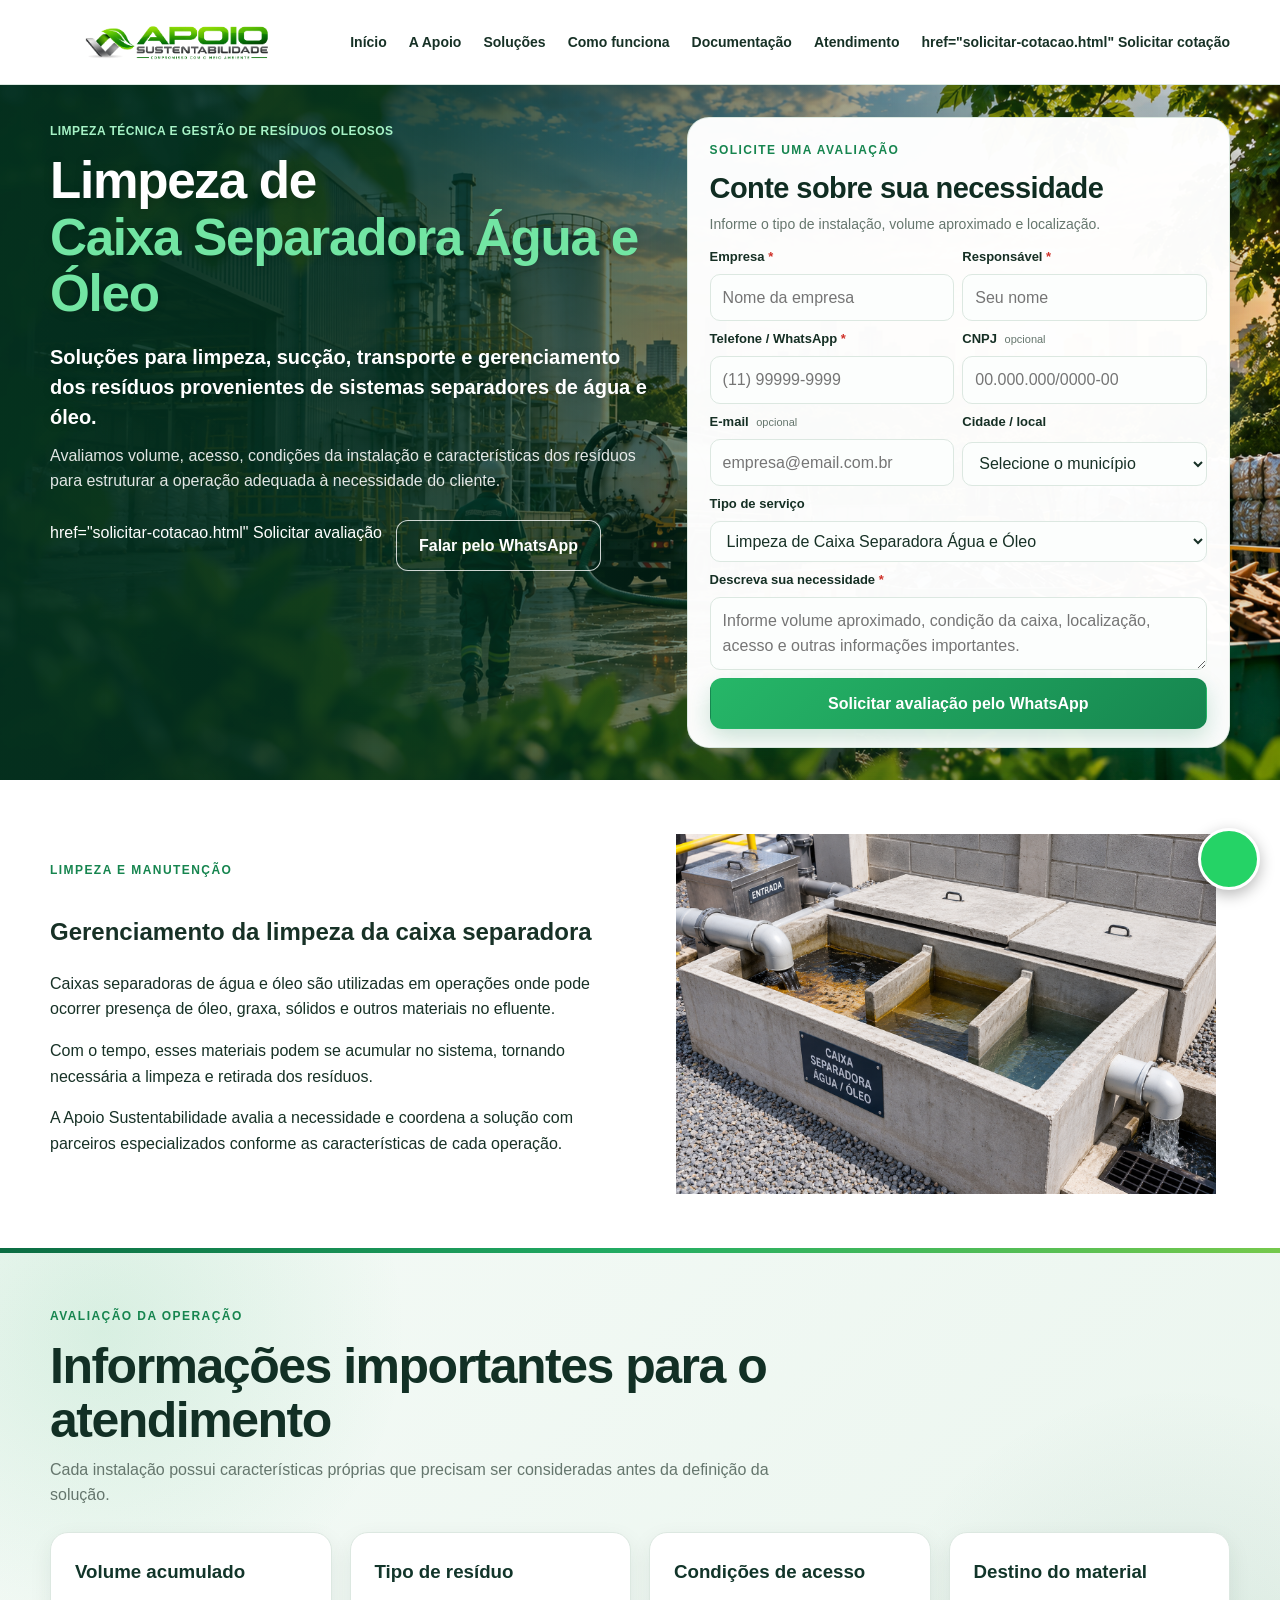
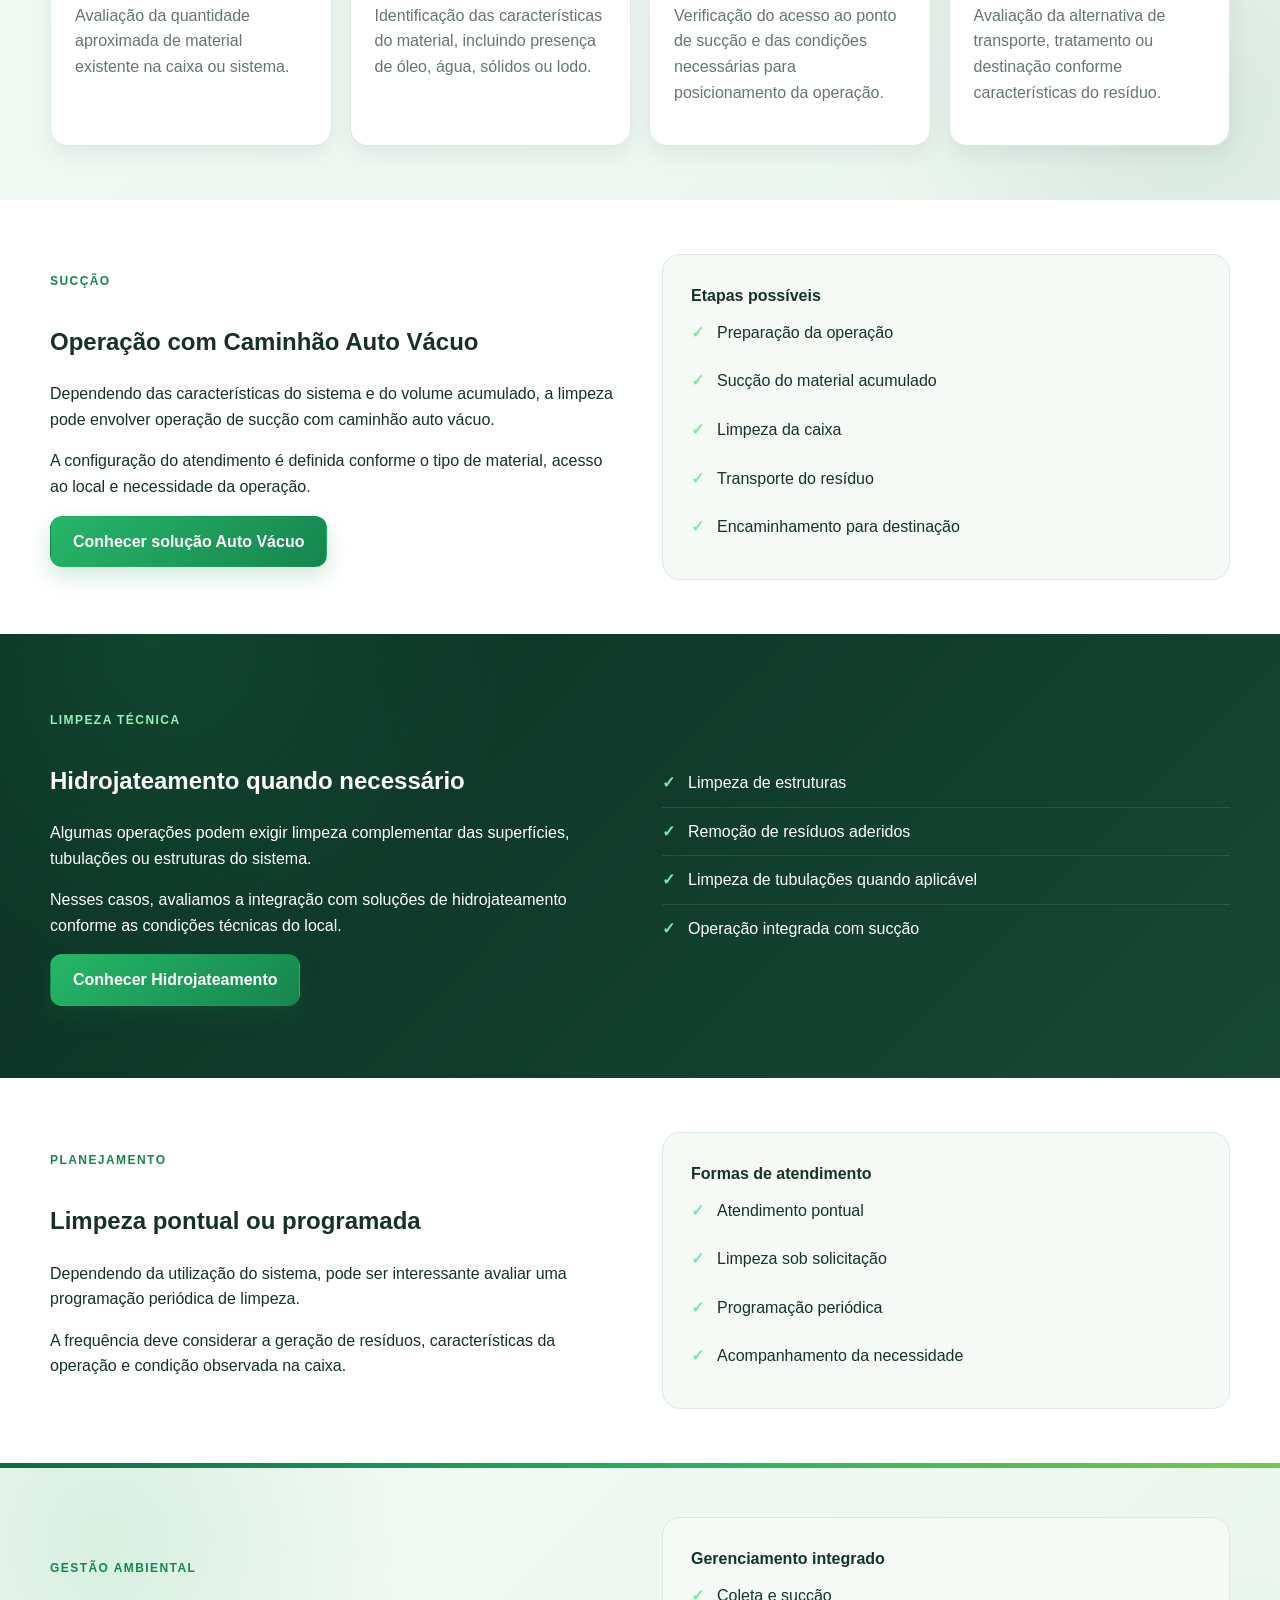
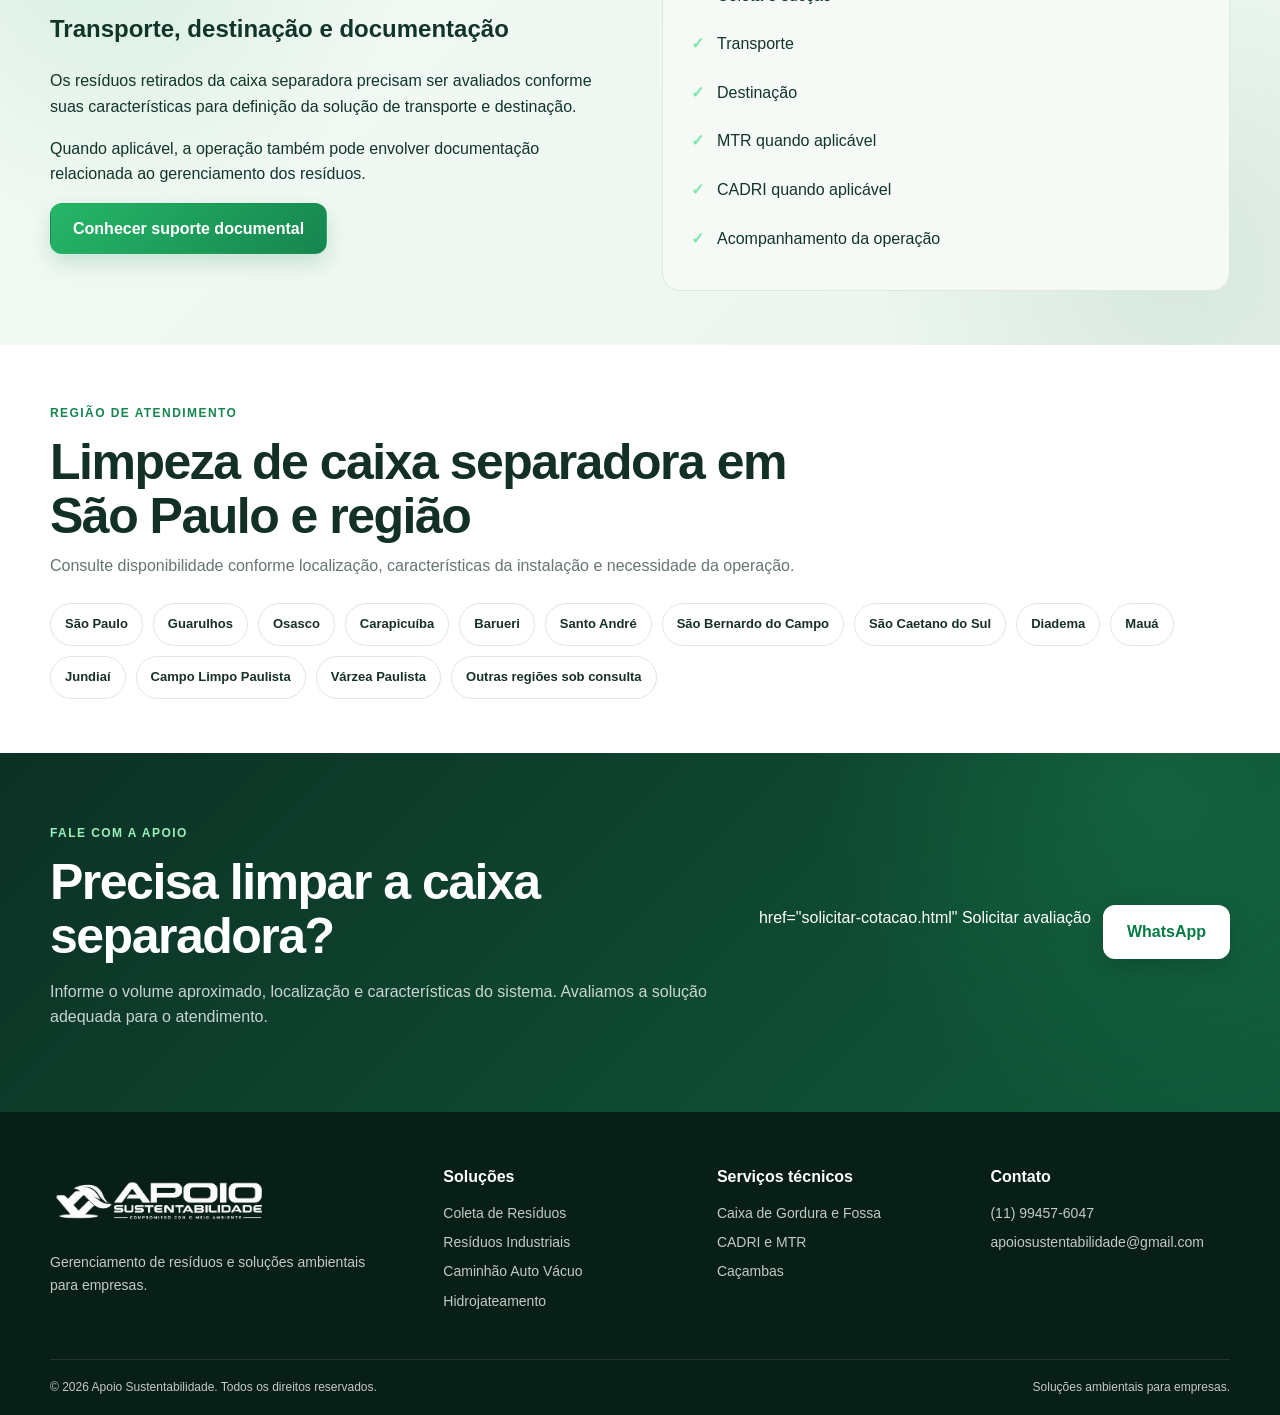
<file: limpeza-caixa-separadora-agua-oleo.html>
<!DOCTYPE html>
<html lang="pt-BR">
<head>
  <meta charset="UTF-8">
  <meta name="viewport" content="width=device-width, initial-scale=1.0">

  <title>Limpeza de Caixa Separadora Água e Óleo em SP | Apoio Sustentabilidade</title>

  <meta
    name="description"
    content="Limpeza, sucção e gerenciamento de resíduos de caixa separadora de água e óleo para empresas em São Paulo e região. Solicite uma avaliação."
  >

  <link
    rel="canonical"
    href="https://www.apoiosustentabilidade.com.br/limpeza-caixa-separadora-agua-oleo.html"
  >

  <link rel="icon" type="image/svg+xml" href="favicon.svg">
  <link rel="stylesheet" href="styles.css?v=20260906-4">
</head>

<body id="top">

<header class="header">
  <div class="container nav-wrap">

    <a href="index.html" class="brand" aria-label="Apoio Sustentabilidade">
      <img
        src="logo-apoio.png"
        alt="Apoio Sustentabilidade"
        class="brand-logo"
      >
    </a>

    <button
      class="menu-toggle"
      type="button"
      aria-label="Abrir menu"
    >
      ☰
    </button>

    <nav class="nav">
      <a href="index.html">Início</a>
      <a href="index.html#apoio">A Apoio</a>
      <a href="index.html#solucoes">Soluções</a>
      <a href="index.html#como-funciona">Como funciona</a>
      <a href="index.html#documentacao">Documentação</a>
      <a href="index.html#atendimento">Atendimento</a>

      href="solicitar-cotacao.html"
        Solicitar cotação
      </a>
    </nav>

  </div>
</header>


<main>

  <!-- HERO -->

  <section class="hero hero-v2">

    <div class="container hero-grid">

      <div class="hero-copy hero-copy-v2">

        <span class="eyebrow hero-eyebrow">
          Limpeza técnica e gestão de resíduos oleosos
        </span>

        <h1>
          Limpeza de
          <strong>Caixa Separadora Água e Óleo</strong>
        </h1>

        <p class="hero-lead">
          Soluções para limpeza, sucção, transporte e gerenciamento
          dos resíduos provenientes de sistemas separadores de água e óleo.
        </p>

        <p class="hero-description">
          Avaliamos volume, acesso, condições da instalação e características
          dos resíduos para estruturar a operação adequada à necessidade do cliente.
        </p>

        <div class="hero-actions">

          href="solicitar-cotacao.html"
            Solicitar avaliação
          </a>

          <a
            href="https://wa.me/5511994576047"
            target="_blank"
            rel="noopener noreferrer"
            class="btn btn-outline"
          >
            Falar pelo WhatsApp
          </a>

        </div>

      </div>


      <!-- FORMULÁRIO -->

      <div class="quote-card quote-card-v2" id="cotacao">

        <span class="eyebrow">
          Solicite uma avaliação
        </span>

        <h2>
          Conte sobre sua necessidade
        </h2>

        <p class="quote-intro">
          Informe o tipo de instalação, volume aproximado e localização.
        </p>

        <form id="leadForm">

          <div class="form-grid">

            <div class="form-field">
              <label for="empresa">
                Empresa <span>*</span>
              </label>

              <input
                id="empresa"
                type="text"
                placeholder="Nome da empresa"
                required
              >
            </div>


            <div class="form-field">
              <label for="nome">
                Responsável <span>*</span>
              </label>

              <input
                id="nome"
                type="text"
                placeholder="Seu nome"
                required
              >
            </div>


            <div class="form-field">
              <label for="telefone">
                Telefone / WhatsApp <span>*</span>
              </label>

              <input
                id="telefone"
                type="tel"
                placeholder="(11) 99999-9999"
                required
              >
            </div>


            <div class="form-field">
              <label for="cnpj">
                CNPJ <small>opcional</small>
              </label>

              <input
                id="cnpj"
                type="text"
                placeholder="00.000.000/0000-00"
              >
            </div>


            <div class="form-field">
              <label for="email">
                E-mail <small>opcional</small>
              </label>

              <input
                id="email"
                type="email"
                placeholder="empresa@email.com.br"
              >
            </div>


            <div class="form-field">
              <label for="cidade">
                Cidade / local
              </label>

              <select id="cidade">
  <option value="">Selecione o município</option>

  <optgroup label="São Paulo e Grande São Paulo">
    <option>São Paulo - SP</option>
    <option>Guarulhos - SP</option>
    <option>Osasco - SP</option>
    <option>Carapicuíba - SP</option>
    <option>Barueri - SP</option>
    <option>Santo André - SP</option>
    <option>São Bernardo do Campo - SP</option>
    <option>São Caetano do Sul - SP</option>
    <option>Diadema - SP</option>
    <option>Mauá - SP</option>
    <option>Poá - SP</option>
    <option>Arujá - SP</option>
    <option>Suzano - SP</option>
    <option>Caieiras - SP</option>
    <option>Itaquaquecetuba - SP</option>
    <option>Santa Isabel - SP</option>
  </optgroup>

  <optgroup label="Jundiaí e Região">
    <option>Jundiaí - SP</option>
    <option>Campo Limpo Paulista - SP</option>
    <option>Várzea Paulista - SP</option>
  </optgroup>

  <option value="Outro município">Outro município</option>
</select>

<input
  id="cidadeOutro"
  type="text"
  placeholder="Digite o município e UF"
  style="display: none; margin-top: 10px;"
>
            </div>

          </div>


          <div class="form-field">

            <label for="servico">
              Tipo de serviço
            </label>

            <select id="servico">

              <option value="Limpeza de Caixa Separadora Água e Óleo">
                Limpeza de Caixa Separadora Água e Óleo
              </option>

              <option value="Sucção com Auto Vácuo">
                Sucção com Auto Vácuo
              </option>

              <option value="Resíduo Oleoso">
                Resíduo Oleoso
              </option>

              <option value="Emulsão Oleosa">
                Emulsão Oleosa
              </option>

              <option value="Hidrojateamento">
                Hidrojateamento
              </option>

              <option value="Outro">
                Outro
              </option>

            </select>

          </div>


          <div class="form-field">

            <label for="demanda">
              Descreva sua necessidade <span>*</span>
            </label>

            <textarea
              id="demanda"
              placeholder="Informe volume aproximado, condição da caixa, localização, acesso e outras informações importantes."
              required
            ></textarea>

          </div>


          <button type="submit" class="btn btn-full">
            Solicitar avaliação pelo WhatsApp
          </button>

        </form>

      </div>

    </div>

  </section>


  <!-- SOBRE -->

  <section class="section">

    <div class="container two-col">

      <div>

        <span class="eyebrow">
          Limpeza e manutenção
        </span>

        <h2>
          Gerenciamento da limpeza da caixa separadora
        </h2>

        <p>
          Caixas separadoras de água e óleo são utilizadas em operações
          onde pode ocorrer presença de óleo, graxa, sólidos e outros
          materiais no efluente.
        </p>

        <p>
          Com o tempo, esses materiais podem se acumular no sistema,
          tornando necessária a limpeza e retirada dos resíduos.
        </p>

        <p>
          A Apoio Sustentabilidade avalia a necessidade e coordena
          a solução com parceiros especializados conforme as
          características de cada operação.
        </p>

      </div>


      <div class="equipment-image">

        <img
          src="img-caixa-separadora.png"
          alt="Limpeza de caixa separadora de água e óleo"
          loading="lazy"
        >

      </div>

    </div>

  </section>


  <!-- O QUE AVALIAMOS -->

  <section class="section equipment-solutions">

    <div class="container">

      <div class="section-heading">

        <span class="eyebrow">
          Avaliação da operação
        </span>

        <h2>
          Informações importantes para o atendimento
        </h2>

        <p>
          Cada instalação possui características próprias que precisam
          ser consideradas antes da definição da solução.
        </p>

      </div>


      <div class="cards">

        <div class="card">
          <h3>Volume acumulado</h3>
          <p>
            Avaliação da quantidade aproximada de material existente
            na caixa ou sistema.
          </p>
        </div>


        <div class="card">
          <h3>Tipo de resíduo</h3>
          <p>
            Identificação das características do material,
            incluindo presença de óleo, água, sólidos ou lodo.
          </p>
        </div>


        <div class="card">
          <h3>Condições de acesso</h3>
          <p>
            Verificação do acesso ao ponto de sucção e das condições
            necessárias para posicionamento da operação.
          </p>
        </div>


        <div class="card">
          <h3>Destino do material</h3>
          <p>
            Avaliação da alternativa de transporte, tratamento
            ou destinação conforme características do resíduo.
          </p>
        </div>

      </div>

    </div>

  </section>


  <!-- AUTO VÁCUO -->

  <section class="section">

    <div class="container two-col">

      <div>

        <span class="eyebrow">
          Sucção
        </span>

        <h2>
          Operação com Caminhão Auto Vácuo
        </h2>

        <p>
          Dependendo das características do sistema e do volume
          acumulado, a limpeza pode envolver operação de sucção
          com caminhão auto vácuo.
        </p>

        <p>
          A configuração do atendimento é definida conforme o tipo
          de material, acesso ao local e necessidade da operação.
        </p>

        <a href="caminhao-auto-vacuo.html" class="btn">
          Conhecer solução Auto Vácuo
        </a>

      </div>


      <div class="area-panel">

        <strong>
          Etapas possíveis
        </strong>

        <ul class="check-list">
          <li>Preparação da operação</li>
          <li>Sucção do material acumulado</li>
          <li>Limpeza da caixa</li>
          <li>Transporte do resíduo</li>
          <li>Encaminhamento para destinação</li>
        </ul>

      </div>

    </div>

  </section>


  <!-- HIDROJATEAMENTO -->

  <section class="section-dark">

    <div class="container two-col">

      <div>

        <span class="eyebrow light">
          Limpeza técnica
        </span>

        <h2>
          Hidrojateamento quando necessário
        </h2>

        <p>
          Algumas operações podem exigir limpeza complementar
          das superfícies, tubulações ou estruturas do sistema.
        </p>

        <p>
          Nesses casos, avaliamos a integração com soluções de
          hidrojateamento conforme as condições técnicas do local.
        </p>

        <a href="hidrojateamento-industrial.html" class="btn">
          Conhecer Hidrojateamento
        </a>

      </div>


      <div>

        <ul class="check-list">
          <li>Limpeza de estruturas</li>
          <li>Remoção de resíduos aderidos</li>
          <li>Limpeza de tubulações quando aplicável</li>
          <li>Operação integrada com sucção</li>
        </ul>

      </div>

    </div>

  </section>


  <!-- MANUTENÇÃO -->

  <section class="section">

    <div class="container two-col">

      <div>

        <span class="eyebrow">
          Planejamento
        </span>

        <h2>
          Limpeza pontual ou programada
        </h2>

        <p>
          Dependendo da utilização do sistema, pode ser interessante
          avaliar uma programação periódica de limpeza.
        </p>

        <p>
          A frequência deve considerar a geração de resíduos,
          características da operação e condição observada na caixa.
        </p>

      </div>


      <div class="area-panel">

        <strong>
          Formas de atendimento
        </strong>

        <ul class="check-list">
          <li>Atendimento pontual</li>
          <li>Limpeza sob solicitação</li>
          <li>Programação periódica</li>
          <li>Acompanhamento da necessidade</li>
        </ul>

      </div>

    </div>

  </section>


  <!-- DOCUMENTAÇÃO -->

  <section class="section equipment-solutions">

    <div class="container two-col">

      <div>

        <span class="eyebrow">
          Gestão ambiental
        </span>

        <h2>
          Transporte, destinação e documentação
        </h2>

        <p>
          Os resíduos retirados da caixa separadora precisam ser
          avaliados conforme suas características para definição
          da solução de transporte e destinação.
        </p>

        <p>
          Quando aplicável, a operação também pode envolver
          documentação relacionada ao gerenciamento dos resíduos.
        </p>

        <a
          href="cadri-mtr-documentacao-ambiental.html"
          class="btn"
        >
          Conhecer suporte documental
        </a>

      </div>


      <div class="area-panel">

        <strong>
          Gerenciamento integrado
        </strong>

        <ul class="check-list">
          <li>Coleta e sucção</li>
          <li>Transporte</li>
          <li>Destinação</li>
          <li>MTR quando aplicável</li>
          <li>CADRI quando aplicável</li>
          <li>Acompanhamento da operação</li>
        </ul>

      </div>

    </div>

  </section>


  <!-- REGIÕES -->

  <section class="section">

    <div class="container">

      <div class="section-heading">

        <span class="eyebrow">
          Região de atendimento
        </span>

        <h2>
          Limpeza de caixa separadora em São Paulo e região
        </h2>

        <p>
          Consulte disponibilidade conforme localização,
          características da instalação e necessidade da operação.
        </p>

      </div>


      <div class="region-list">
        <span>São Paulo</span>
        <span>Guarulhos</span>
        <span>Osasco</span>
        <span>Carapicuíba</span>
        <span>Barueri</span>
        <span>Santo André</span>
        <span>São Bernardo do Campo</span>
        <span>São Caetano do Sul</span>
        <span>Diadema</span>
        <span>Mauá</span>
        <span>Jundiaí</span>
        <span>Campo Limpo Paulista</span>
        <span>Várzea Paulista</span>
        <span>Outras regiões sob consulta</span>
      </div>

    </div>

  </section>


  <!-- CTA FINAL -->

  <section class="final-cta">

    <div class="container final-cta-box">

      <div>

        <span class="eyebrow light">
          Fale com a Apoio
        </span>

        <h2>
          Precisa limpar a caixa separadora?
        </h2>

        <p>
          Informe o volume aproximado, localização e características
          do sistema. Avaliamos a solução adequada para o atendimento.
        </p>

      </div>


      <div class="final-cta-actions">

        href="solicitar-cotacao.html"
          Solicitar avaliação
        </a>

        <a
          href="https://wa.me/5511994576047"
          target="_blank"
          rel="noopener noreferrer"
          class="btn btn-outline"
        >
          WhatsApp
        </a>

      </div>

    </div>

  </section>

</main>


<!-- RODAPÉ -->

<footer class="footer">

  <div class="container footer-grid">

    <div>

      <img
        src="logo-apoio.png"
        alt="Apoio Sustentabilidade"
        class="footer-logo"
      >

      <p>
        Gerenciamento de resíduos e soluções ambientais
        para empresas.
      </p>

    </div>


    <div>

      <strong>Soluções</strong>

      <a href="coleta-de-residuos.html">
        Coleta de Resíduos
      </a>

      <a href="residuos-industriais.html">
        Resíduos Industriais
      </a>

      <a href="caminhao-auto-vacuo.html">
        Caminhão Auto Vácuo
      </a>

      <a href="hidrojateamento-industrial.html">
        Hidrojateamento
      </a>

    </div>


    <div>

      <strong>Serviços técnicos</strong>

      <a href="limpeza-caixa-gordura-fossa.html">
        Caixa de Gordura e Fossa
      </a>

      <a href="cadri-mtr-documentacao-ambiental.html">
        CADRI e MTR
      </a>

      <a href="locacao-cacambas-residuos.html">
        Caçambas
      </a>

    </div>


    <div>

      <strong>Contato</strong>

      <a href="tel:+5511994576047">
        (11) 99457-6047
      </a>

      <a href="mailto:apoiosustentabilidade@gmail.com">
        apoiosustentabilidade@gmail.com
      </a>

    </div>

  </div>


  <div class="container footer-bottom">

    <span>
      © <span id="ano"></span> Apoio Sustentabilidade.
      Todos os direitos reservados.
    </span>

    <span>
      Soluções ambientais para empresas.
    </span>

  </div>

</footer>


<a
  href="https://wa.me/5511994576047"
  target="_blank"
  rel="noopener noreferrer"
  class="whatsapp-float"
  aria-label="Falar pelo WhatsApp"
>
  WhatsApp
</a>


<script src="script.js?v=20260909-1"></script>

</body>
</html>
</file>
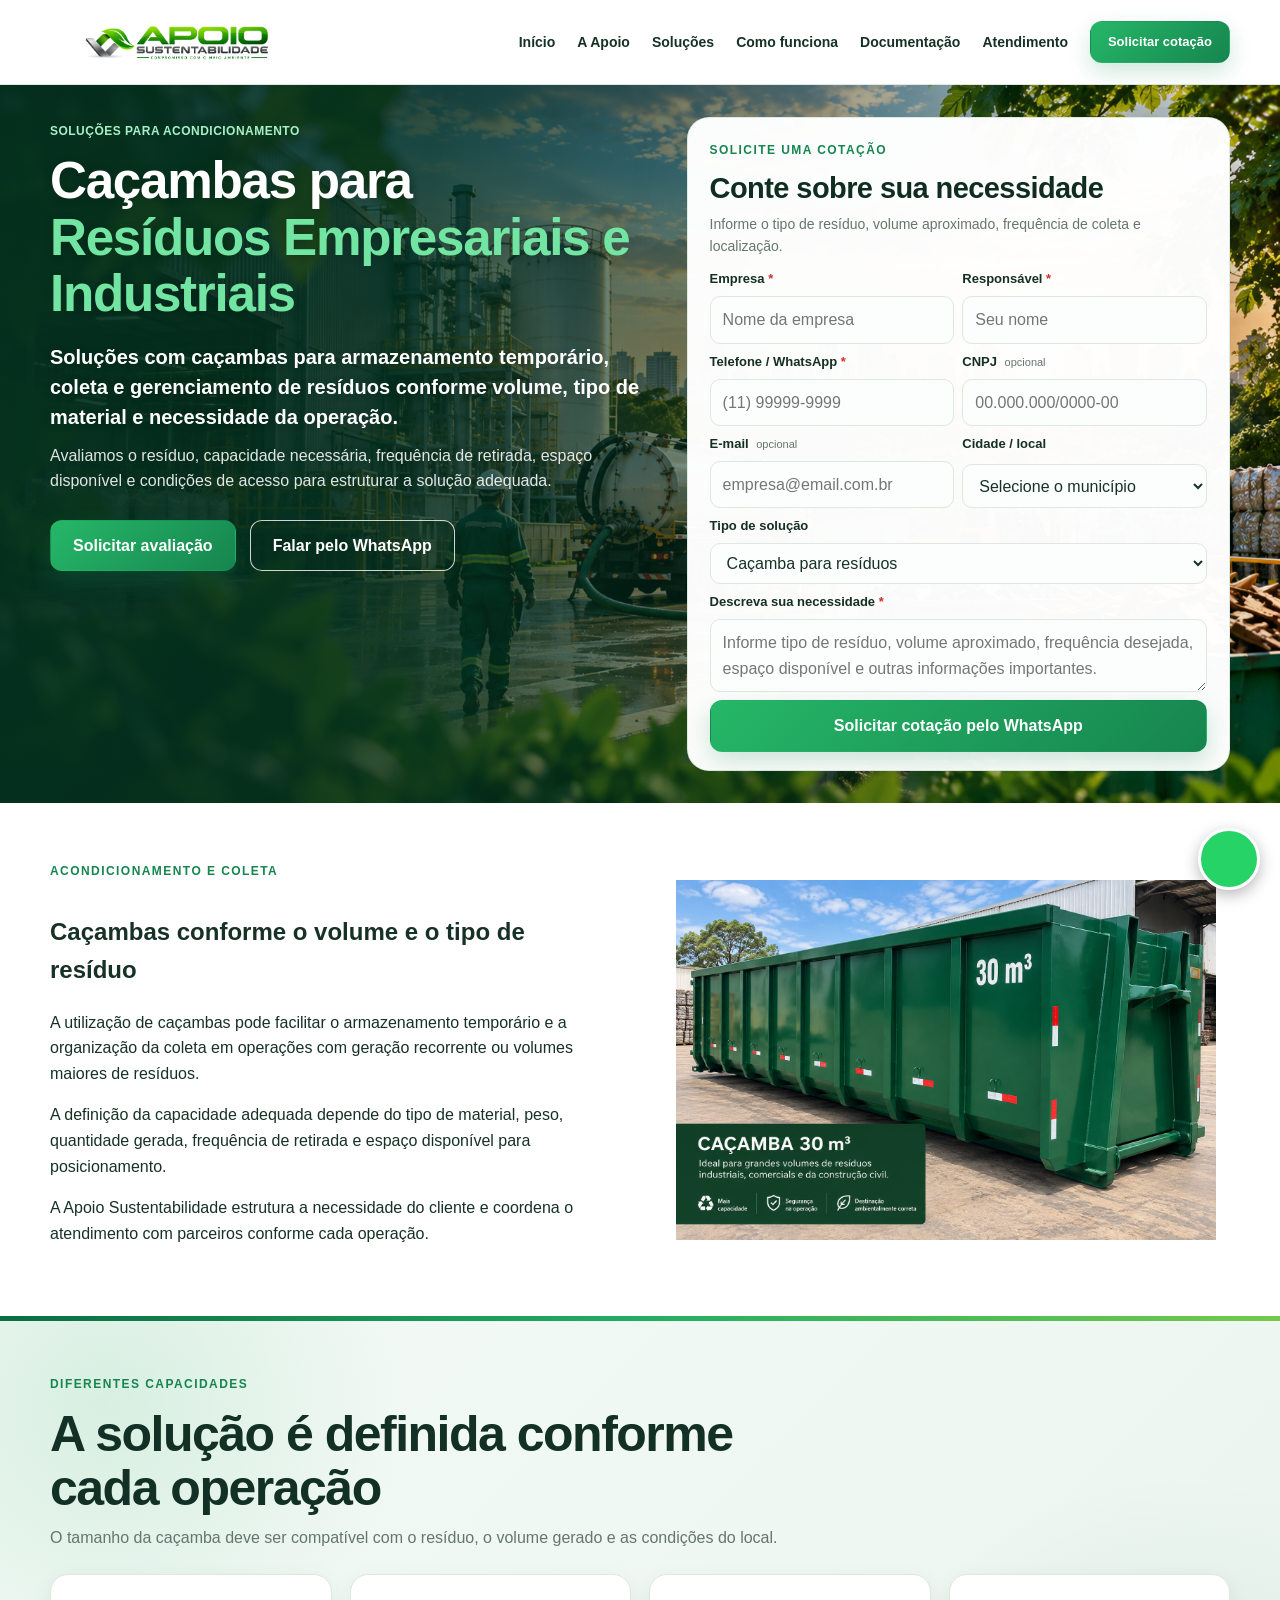
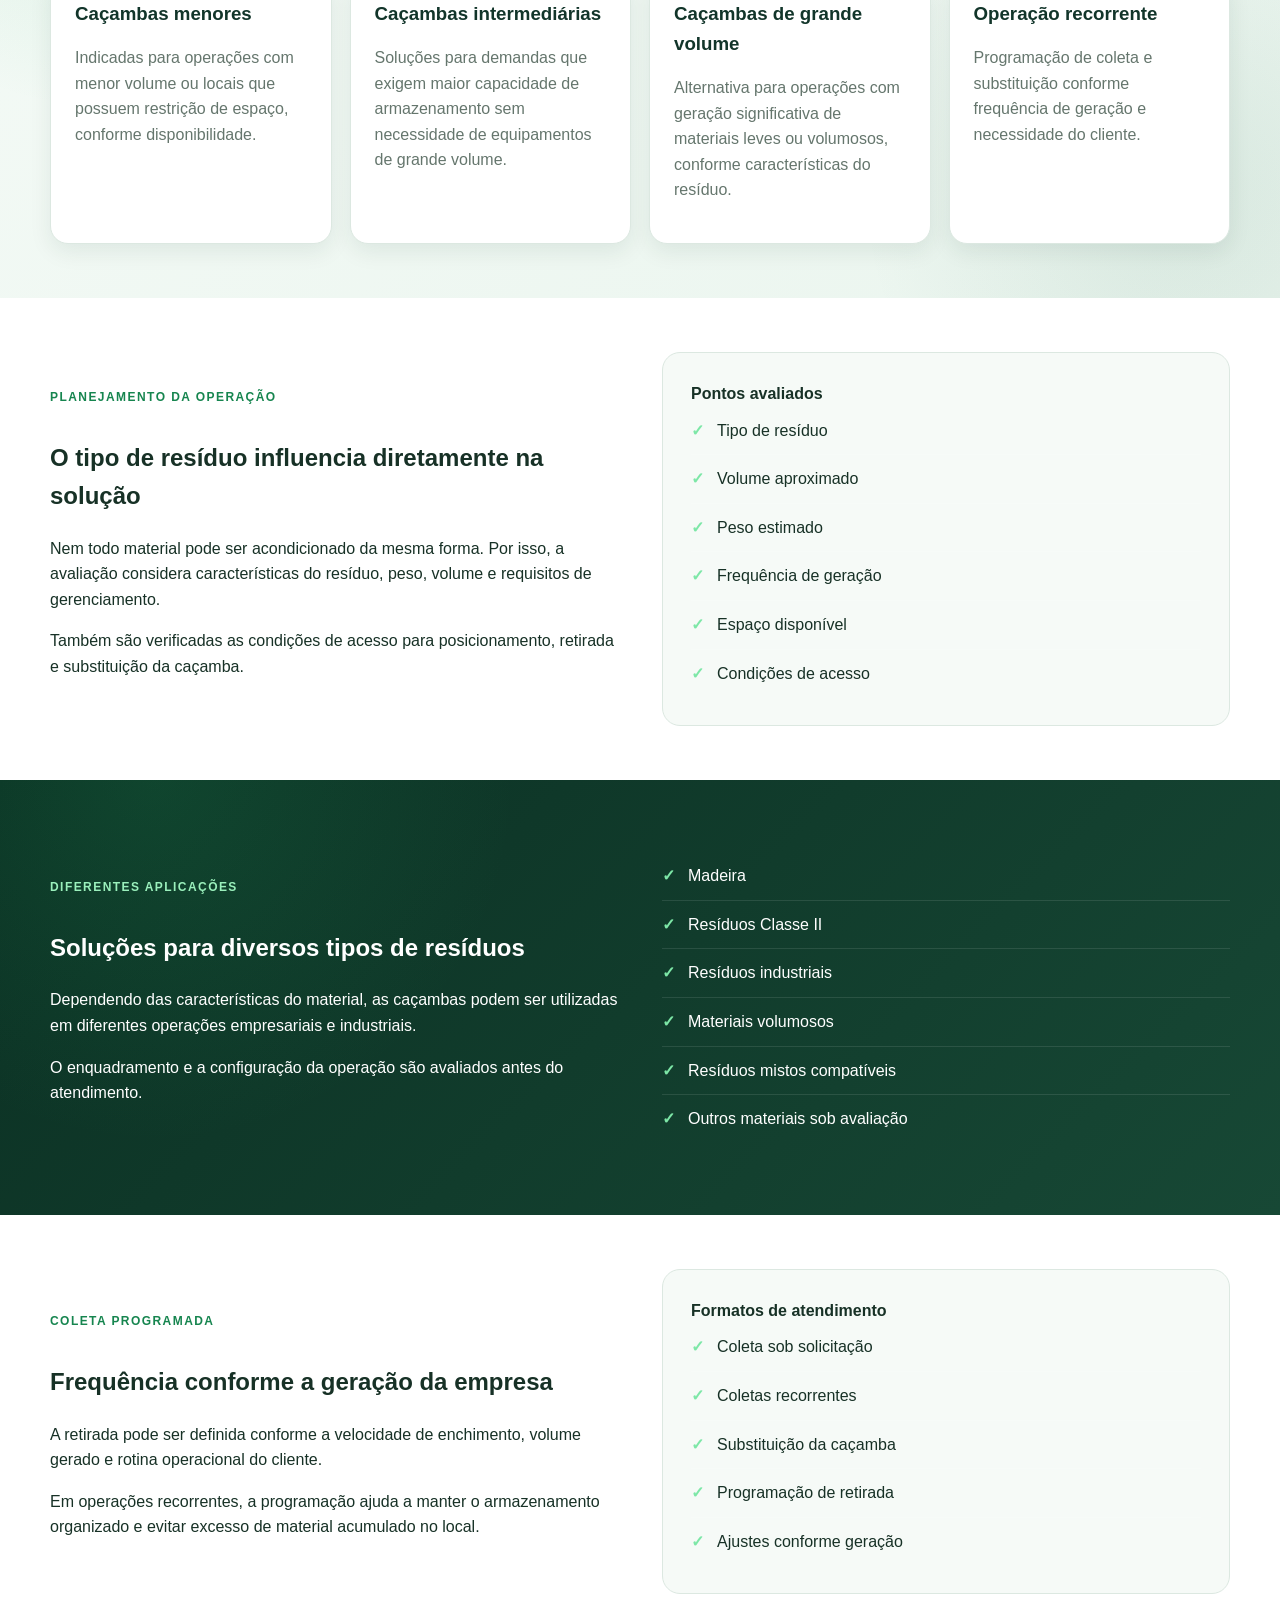
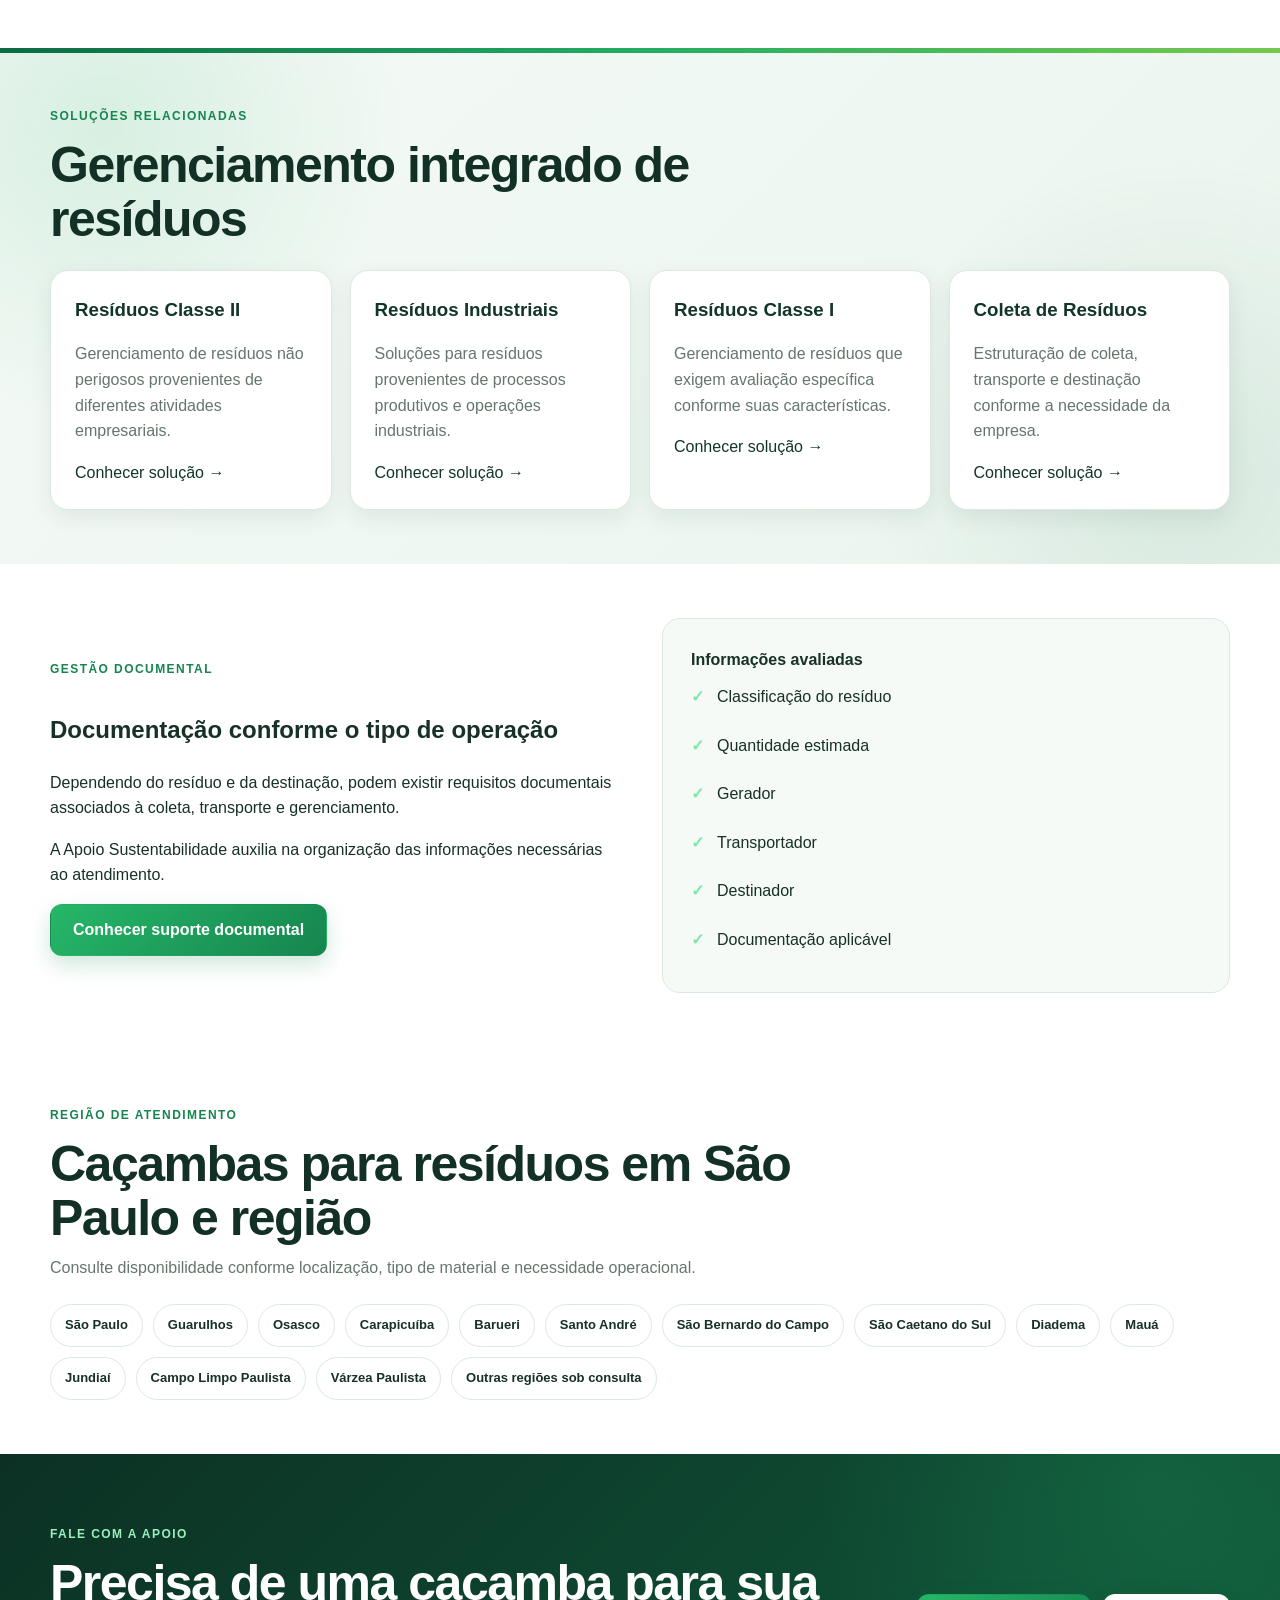
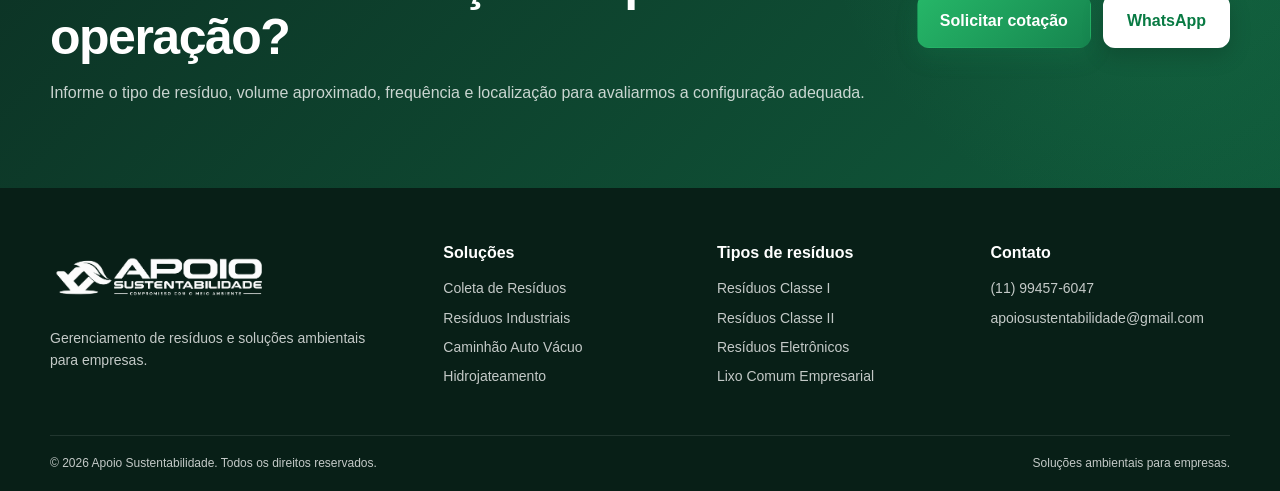
<file: locacao-cacambas-residuos.html>
<!DOCTYPE html>
<html lang="pt-BR">
<head>
  <meta charset="UTF-8">
  <meta name="viewport" content="width=device-width, initial-scale=1.0">

  <title>Locação de Caçambas para Resíduos em São Paulo | Apoio Sustentabilidade</title>

  <meta
    name="description"
    content="Soluções com caçambas para armazenamento temporário e coleta de resíduos empresariais e industriais em São Paulo e região."
  >

  <link
    rel="canonical"
    href="https://www.apoiosustentabilidade.com.br/locacao-cacambas-residuos.html"
  >

  <link rel="icon" type="image/svg+xml" href="favicon.svg">
  <link rel="stylesheet" href="styles.css?v=20260906-4">
</head>

<body id="top">

<header class="header">
  <div class="container nav-wrap">

    <a href="index.html" class="brand" aria-label="Apoio Sustentabilidade">
      <img
        src="logo-apoio.png"
        alt="Apoio Sustentabilidade"
        class="brand-logo"
      >
    </a>

    <button
      class="menu-toggle"
      type="button"
      aria-label="Abrir menu"
    >
      ☰
    </button>

    <nav class="nav">
      <a href="index.html">Início</a>
      <a href="index.html#apoio">A Apoio</a>
      <a href="index.html#solucoes">Soluções</a>
      <a href="index.html#como-funciona">Como funciona</a>
      <a href="index.html#documentacao">Documentação</a>
      <a href="index.html#atendimento">Atendimento</a>

      <a href="#cotacao" class="btn btn-sm">
        Solicitar cotação
      </a>
    </nav>

  </div>
</header>


<main>

  <!-- HERO -->

  <section class="hero hero-v2">

    <div class="container hero-grid">

      <div class="hero-copy hero-copy-v2">

        <span class="eyebrow hero-eyebrow">
          Soluções para acondicionamento
        </span>

        <h1>
          Caçambas para
          <strong>Resíduos Empresariais e Industriais</strong>
        </h1>

        <p class="hero-lead">
          Soluções com caçambas para armazenamento temporário,
          coleta e gerenciamento de resíduos conforme volume,
          tipo de material e necessidade da operação.
        </p>

        <p class="hero-description">
          Avaliamos o resíduo, capacidade necessária, frequência de retirada,
          espaço disponível e condições de acesso para estruturar
          a solução adequada.
        </p>

        <div class="hero-actions">

          <a href="#cotacao" class="btn">
            Solicitar avaliação
          </a>

          <a
            href="https://wa.me/5511994576047"
            target="_blank"
            rel="noopener noreferrer"
            class="btn btn-outline"
          >
            Falar pelo WhatsApp
          </a>

        </div>

      </div>


      <!-- FORMULÁRIO -->

      <div class="quote-card quote-card-v2" id="cotacao">

        <span class="eyebrow">
          Solicite uma cotação
        </span>

        <h2>
          Conte sobre sua necessidade
        </h2>

        <p class="quote-intro">
          Informe o tipo de resíduo, volume aproximado,
          frequência de coleta e localização.
        </p>

        <form id="leadForm">

          <div class="form-grid">

            <div class="form-field">
              <label for="empresa">
                Empresa <span>*</span>
              </label>

              <input
                id="empresa"
                type="text"
                placeholder="Nome da empresa"
                required
              >
            </div>


            <div class="form-field">
              <label for="nome">
                Responsável <span>*</span>
              </label>

              <input
                id="nome"
                type="text"
                placeholder="Seu nome"
                required
              >
            </div>


            <div class="form-field">
              <label for="telefone">
                Telefone / WhatsApp <span>*</span>
              </label>

              <input
                id="telefone"
                type="tel"
                placeholder="(11) 99999-9999"
                required
              >
            </div>


            <div class="form-field">
              <label for="cnpj">
                CNPJ <small>opcional</small>
              </label>

              <input
                id="cnpj"
                type="text"
                placeholder="00.000.000/0000-00"
              >
            </div>


            <div class="form-field">
              <label for="email">
                E-mail <small>opcional</small>
              </label>

              <input
                id="email"
                type="email"
                placeholder="empresa@email.com.br"
              >
            </div>


            <div class="form-field">
              <label for="cidade">
                Cidade / local
              </label>

              <select id="cidade">
  <option value="">Selecione o município</option>

  <optgroup label="São Paulo e Grande São Paulo">
    <option>São Paulo - SP</option>
    <option>Guarulhos - SP</option>
    <option>Osasco - SP</option>
    <option>Carapicuíba - SP</option>
    <option>Barueri - SP</option>
    <option>Santo André - SP</option>
    <option>São Bernardo do Campo - SP</option>
    <option>São Caetano do Sul - SP</option>
    <option>Diadema - SP</option>
    <option>Mauá - SP</option>
    <option>Poá - SP</option>
    <option>Arujá - SP</option>
    <option>Suzano - SP</option>
    <option>Caieiras - SP</option>
    <option>Itaquaquecetuba - SP</option>
    <option>Santa Isabel - SP</option>
  </optgroup>

  <optgroup label="Jundiaí e Região">
    <option>Jundiaí - SP</option>
    <option>Campo Limpo Paulista - SP</option>
    <option>Várzea Paulista - SP</option>
  </optgroup>

  <option value="Outro município">Outro município</option>
</select>

<input
  id="cidadeOutro"
  type="text"
  placeholder="Digite o município e UF"
  style="display: none; margin-top: 10px;"
>
            </div>

          </div>


          <div class="form-field">

            <label for="servico">
              Tipo de solução
            </label>

            <select id="servico">

              <option value="Caçamba para resíduos">
                Caçamba para resíduos
              </option>

              <option value="Caçamba 5 m³">
                Caçamba 5 m³
              </option>

              <option value="Caçamba 10 m³">
                Caçamba 10 m³
              </option>

              <option value="Caçamba 30 m³">
                Caçamba 30 m³
              </option>

              <option value="Coleta com caçamba">
                Coleta com caçamba
              </option>

              <option value="Outro">
                Outro
              </option>

            </select>

          </div>


          <div class="form-field">

            <label for="demanda">
              Descreva sua necessidade <span>*</span>
            </label>

            <textarea
              id="demanda"
              placeholder="Informe tipo de resíduo, volume aproximado, frequência desejada, espaço disponível e outras informações importantes."
              required
            ></textarea>

          </div>


          <button type="submit" class="btn btn-full">
            Solicitar cotação pelo WhatsApp
          </button>

        </form>

      </div>

    </div>

  </section>


  <!-- APRESENTAÇÃO COM IMAGEM -->

  <section class="section">

    <div class="container two-col">

      <div>

        <span class="eyebrow">
          Acondicionamento e coleta
        </span>

        <h2>
          Caçambas conforme o volume e o tipo de resíduo
        </h2>

        <p>
          A utilização de caçambas pode facilitar o armazenamento temporário
          e a organização da coleta em operações com geração recorrente
          ou volumes maiores de resíduos.
        </p>

        <p>
          A definição da capacidade adequada depende do tipo de material,
          peso, quantidade gerada, frequência de retirada e espaço
          disponível para posicionamento.
        </p>

        <p>
          A Apoio Sustentabilidade estrutura a necessidade do cliente
          e coordena o atendimento com parceiros conforme cada operação.
        </p>

      </div>


     <div class="equipment-image" style="height: auto; min-height: 0; overflow: visible;">

        <img
          src="img-cacamba-30m3.png"
          alt="Caçamba Roll-on Roll-off de 30 m³ para armazenamento e coleta de resíduos"
          loading="lazy"
style="width: 100%; height: auto; object-fit: contain;"
        >

      </div>

    </div>

  </section>


  <!-- CAPACIDADES -->

  <section class="section equipment-solutions">

    <div class="container">

      <div class="section-heading">

        <span class="eyebrow">
          Diferentes capacidades
        </span>

        <h2>
          A solução é definida conforme cada operação
        </h2>

        <p>
          O tamanho da caçamba deve ser compatível com o resíduo,
          o volume gerado e as condições do local.
        </p>

      </div>


      <div class="cards">

        <div class="card">
          <h3>Caçambas menores</h3>

          <p>
            Indicadas para operações com menor volume ou locais
            que possuem restrição de espaço, conforme disponibilidade.
          </p>
        </div>


        <div class="card">
          <h3>Caçambas intermediárias</h3>

          <p>
            Soluções para demandas que exigem maior capacidade de armazenamento
            sem necessidade de equipamentos de grande volume.
          </p>
        </div>


        <div class="card">
          <h3>Caçambas de grande volume</h3>

          <p>
            Alternativa para operações com geração significativa
            de materiais leves ou volumosos, conforme características
            do resíduo.
          </p>
        </div>


        <div class="card">
          <h3>Operação recorrente</h3>

          <p>
            Programação de coleta e substituição conforme frequência
            de geração e necessidade do cliente.
          </p>
        </div>

      </div>

    </div>

  </section>


  <!-- AVALIAÇÃO -->

  <section class="section">

    <div class="container two-col">

      <div>

        <span class="eyebrow">
          Planejamento da operação
        </span>

        <h2>
          O tipo de resíduo influencia diretamente na solução
        </h2>

        <p>
          Nem todo material pode ser acondicionado da mesma forma.
          Por isso, a avaliação considera características do resíduo,
          peso, volume e requisitos de gerenciamento.
        </p>

        <p>
          Também são verificadas as condições de acesso para posicionamento,
          retirada e substituição da caçamba.
        </p>

      </div>


      <div class="area-panel">

        <strong>
          Pontos avaliados
        </strong>

        <ul class="check-list">
          <li>Tipo de resíduo</li>
          <li>Volume aproximado</li>
          <li>Peso estimado</li>
          <li>Frequência de geração</li>
          <li>Espaço disponível</li>
          <li>Condições de acesso</li>
        </ul>

      </div>

    </div>

  </section>


  <!-- TIPOS DE RESÍDUOS -->

  <section class="section-dark">

    <div class="container two-col">

      <div>

        <span class="eyebrow light">
          Diferentes aplicações
        </span>

        <h2>
          Soluções para diversos tipos de resíduos
        </h2>

        <p>
          Dependendo das características do material,
          as caçambas podem ser utilizadas em diferentes operações
          empresariais e industriais.
        </p>

        <p>
          O enquadramento e a configuração da operação são avaliados
          antes do atendimento.
        </p>

      </div>


      <div>

        <ul class="check-list">
          <li>Madeira</li>
          <li>Resíduos Classe II</li>
          <li>Resíduos industriais</li>
          <li>Materiais volumosos</li>
          <li>Resíduos mistos compatíveis</li>
          <li>Outros materiais sob avaliação</li>
        </ul>

      </div>

    </div>

  </section>


  <!-- FREQUÊNCIA -->

  <section class="section">

    <div class="container two-col">

      <div>

        <span class="eyebrow">
          Coleta programada
        </span>

        <h2>
          Frequência conforme a geração da empresa
        </h2>

        <p>
          A retirada pode ser definida conforme a velocidade de enchimento,
          volume gerado e rotina operacional do cliente.
        </p>

        <p>
          Em operações recorrentes, a programação ajuda a manter
          o armazenamento organizado e evitar excesso de material
          acumulado no local.
        </p>

      </div>


      <div class="area-panel">

        <strong>
          Formatos de atendimento
        </strong>

        <ul class="check-list">
          <li>Coleta sob solicitação</li>
          <li>Coletas recorrentes</li>
          <li>Substituição da caçamba</li>
          <li>Programação de retirada</li>
          <li>Ajustes conforme geração</li>
        </ul>

      </div>

    </div>

  </section>


  <!-- SOLUÇÕES RELACIONADAS -->

  <section class="section equipment-solutions">

    <div class="container">

      <div class="section-heading">

        <span class="eyebrow">
          Soluções relacionadas
        </span>

        <h2>
          Gerenciamento integrado de resíduos
        </h2>

      </div>


      <div class="cards">

        <div class="card">

          <h3>Resíduos Classe II</h3>

          <p>
            Gerenciamento de resíduos não perigosos provenientes
            de diferentes atividades empresariais.
          </p>

          <a href="residuos-classe-2.html">
            Conhecer solução →
          </a>

        </div>


        <div class="card">

          <h3>Resíduos Industriais</h3>

          <p>
            Soluções para resíduos provenientes de processos
            produtivos e operações industriais.
          </p>

          <a href="residuos-industriais.html">
            Conhecer solução →
          </a>

        </div>


        <div class="card">

          <h3>Resíduos Classe I</h3>

          <p>
            Gerenciamento de resíduos que exigem avaliação
            específica conforme suas características.
          </p>

          <a href="residuos-classe-1.html">
            Conhecer solução →
          </a>

        </div>


        <div class="card">

          <h3>Coleta de Resíduos</h3>

          <p>
            Estruturação de coleta, transporte e destinação
            conforme a necessidade da empresa.
          </p>

          <a href="coleta-de-residuos.html">
            Conhecer solução →
          </a>

        </div>

      </div>

    </div>

  </section>


  <!-- DOCUMENTAÇÃO -->

  <section class="section">

    <div class="container two-col">

      <div>

        <span class="eyebrow">
          Gestão documental
        </span>

        <h2>
          Documentação conforme o tipo de operação
        </h2>

        <p>
          Dependendo do resíduo e da destinação,
          podem existir requisitos documentais associados
          à coleta, transporte e gerenciamento.
        </p>

        <p>
          A Apoio Sustentabilidade auxilia na organização das informações
          necessárias ao atendimento.
        </p>

        <a
          href="cadri-mtr-documentacao-ambiental.html"
          class="btn"
        >
          Conhecer suporte documental
        </a>

      </div>


      <div class="area-panel">

        <strong>
          Informações avaliadas
        </strong>

        <ul class="check-list">
          <li>Classificação do resíduo</li>
          <li>Quantidade estimada</li>
          <li>Gerador</li>
          <li>Transportador</li>
          <li>Destinador</li>
          <li>Documentação aplicável</li>
        </ul>

      </div>

    </div>

  </section>


  <!-- REGIÕES -->

  <section class="section">

    <div class="container">

      <div class="section-heading">

        <span class="eyebrow">
          Região de atendimento
        </span>

        <h2>
          Caçambas para resíduos em São Paulo e região
        </h2>

        <p>
          Consulte disponibilidade conforme localização,
          tipo de material e necessidade operacional.
        </p>

      </div>


      <div class="region-list">
        <span>São Paulo</span>
        <span>Guarulhos</span>
        <span>Osasco</span>
        <span>Carapicuíba</span>
        <span>Barueri</span>
        <span>Santo André</span>
        <span>São Bernardo do Campo</span>
        <span>São Caetano do Sul</span>
        <span>Diadema</span>
        <span>Mauá</span>
        <span>Jundiaí</span>
        <span>Campo Limpo Paulista</span>
        <span>Várzea Paulista</span>
        <span>Outras regiões sob consulta</span>
      </div>

    </div>

  </section>


  <!-- CTA FINAL -->

  <section class="final-cta">

    <div class="container final-cta-box">

      <div>

        <span class="eyebrow light">
          Fale com a Apoio
        </span>

        <h2>
          Precisa de uma caçamba para sua operação?
        </h2>

        <p>
          Informe o tipo de resíduo, volume aproximado,
          frequência e localização para avaliarmos
          a configuração adequada.
        </p>

      </div>


      <div class="final-cta-actions">

        <a href="#cotacao" class="btn">
          Solicitar cotação
        </a>

        <a
          href="https://wa.me/5511994576047"
          target="_blank"
          rel="noopener noreferrer"
          class="btn btn-outline"
        >
          WhatsApp
        </a>

      </div>

    </div>

  </section>

</main>


<footer class="footer">

  <div class="container footer-grid">

    <div>

      <img
        src="logo-apoio.png"
        alt="Apoio Sustentabilidade"
        class="footer-logo"
      >

      <p>
        Gerenciamento de resíduos e soluções ambientais para empresas.
      </p>

    </div>


    <div>

      <strong>Soluções</strong>

      <a href="coleta-de-residuos.html">
        Coleta de Resíduos
      </a>

      <a href="residuos-industriais.html">
        Resíduos Industriais
      </a>

      <a href="caminhao-auto-vacuo.html">
        Caminhão Auto Vácuo
      </a>

      <a href="hidrojateamento-industrial.html">
        Hidrojateamento
      </a>

    </div>


    <div>

      <strong>Tipos de resíduos</strong>

      <a href="residuos-classe-1.html">
        Resíduos Classe I
      </a>

      <a href="residuos-classe-2.html">
        Resíduos Classe II
      </a>

      <a href="coleta-residuos-eletronicos.html">
        Resíduos Eletrônicos
      </a>

      <a href="coleta-lixo-comum-empresas.html">
        Lixo Comum Empresarial
      </a>

    </div>


    <div>

      <strong>Contato</strong>

      <a href="tel:+5511994576047">
        (11) 99457-6047
      </a>

      <a href="mailto:apoiosustentabilidade@gmail.com">
        apoiosustentabilidade@gmail.com
      </a>

    </div>

  </div>


  <div class="container footer-bottom">

    <span>
      © <span id="ano"></span> Apoio Sustentabilidade.
      Todos os direitos reservados.
    </span>

    <span>
      Soluções ambientais para empresas.
    </span>

  </div>

</footer>


<a
  href="https://wa.me/5511994576047"
  target="_blank"
  rel="noopener noreferrer"
  class="whatsapp-float"
  aria-label="Falar pelo WhatsApp"
>
  WhatsApp
</a>


<script src="script.js?v=20260909-1"></script>

</body>
</html>
</file>
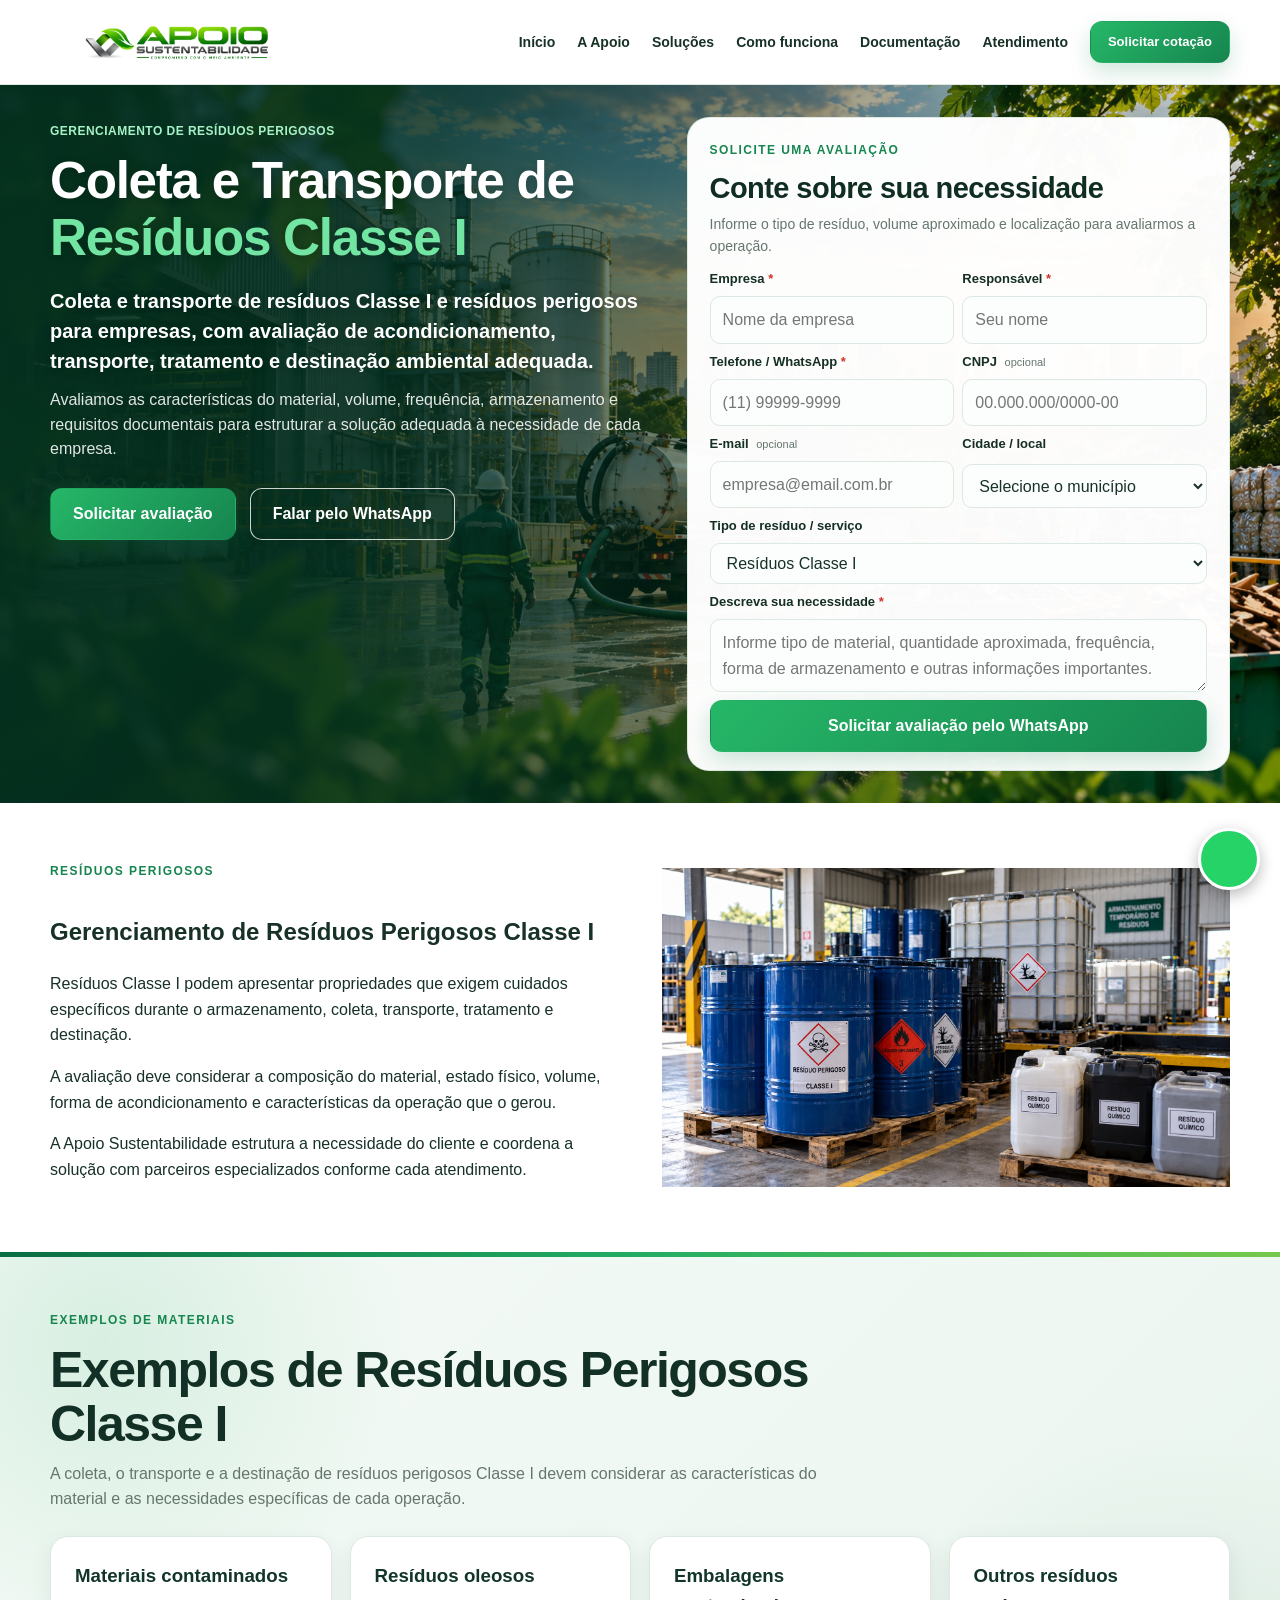
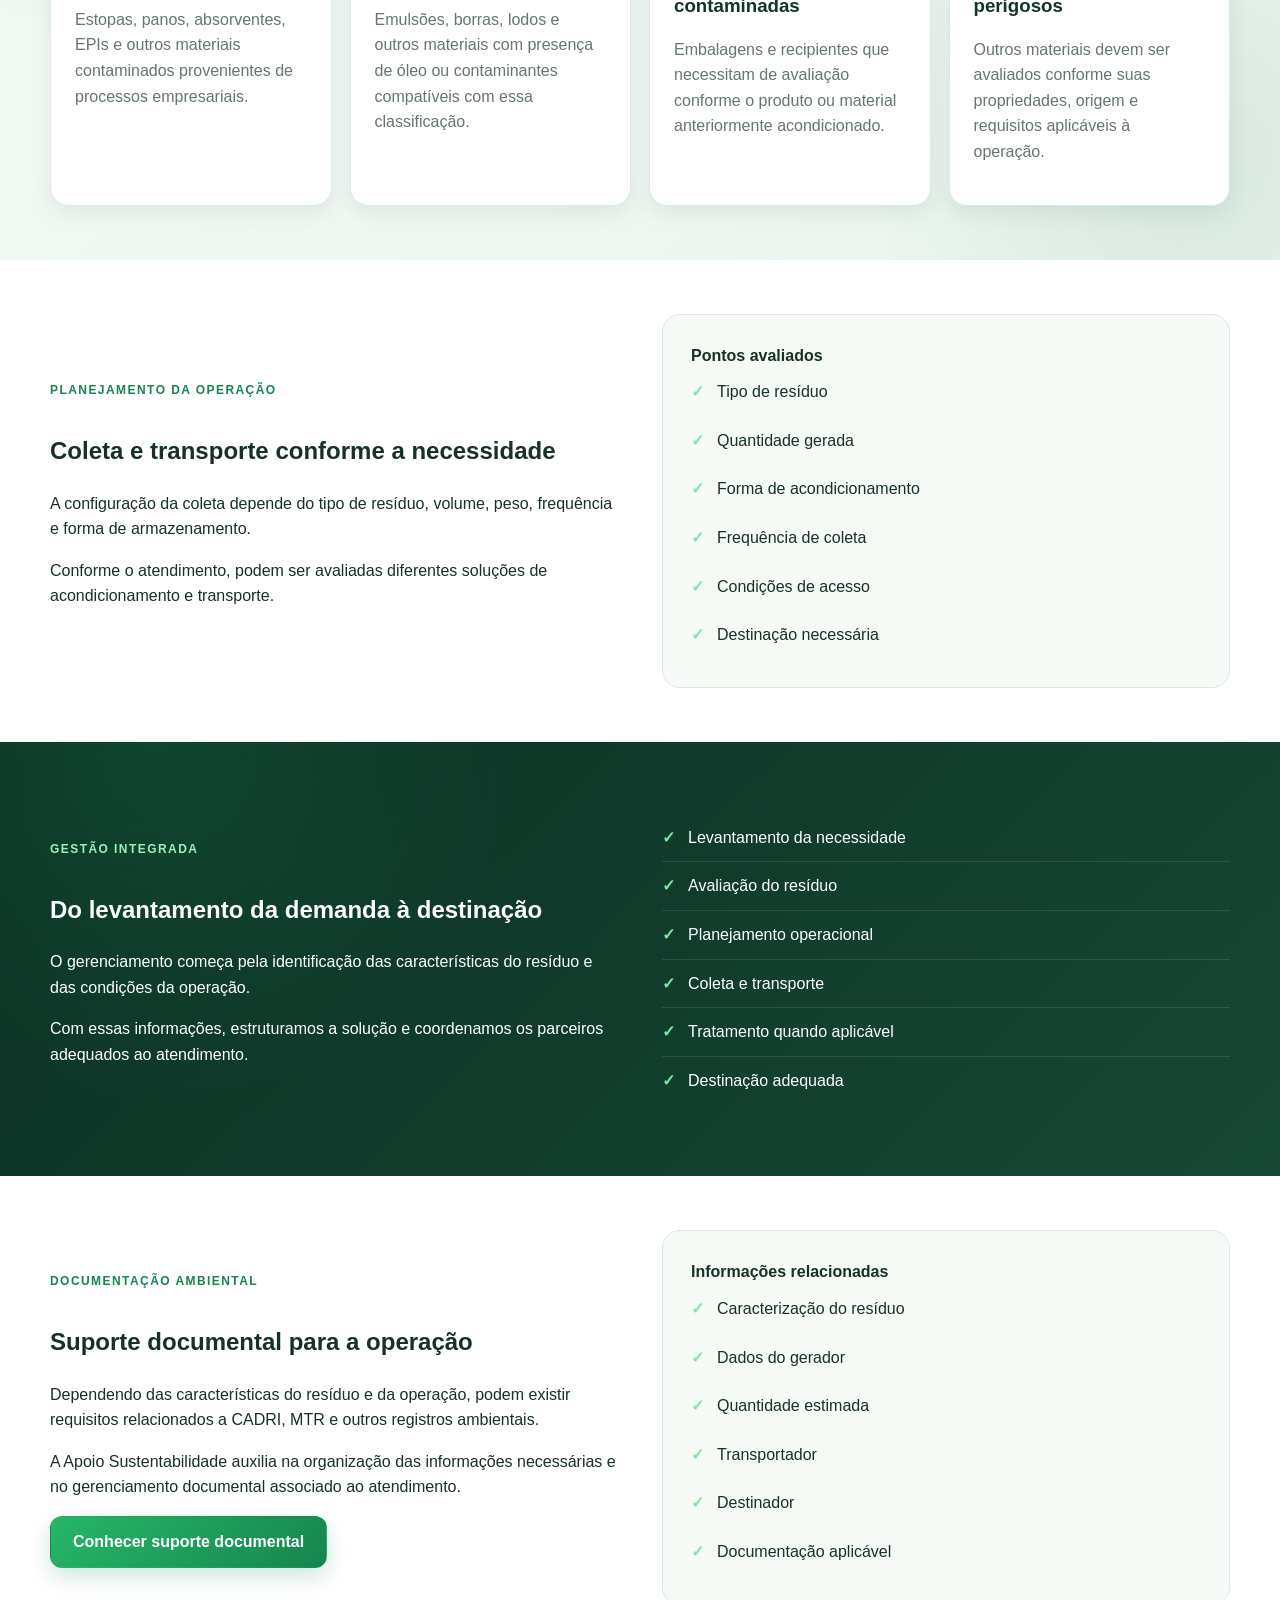
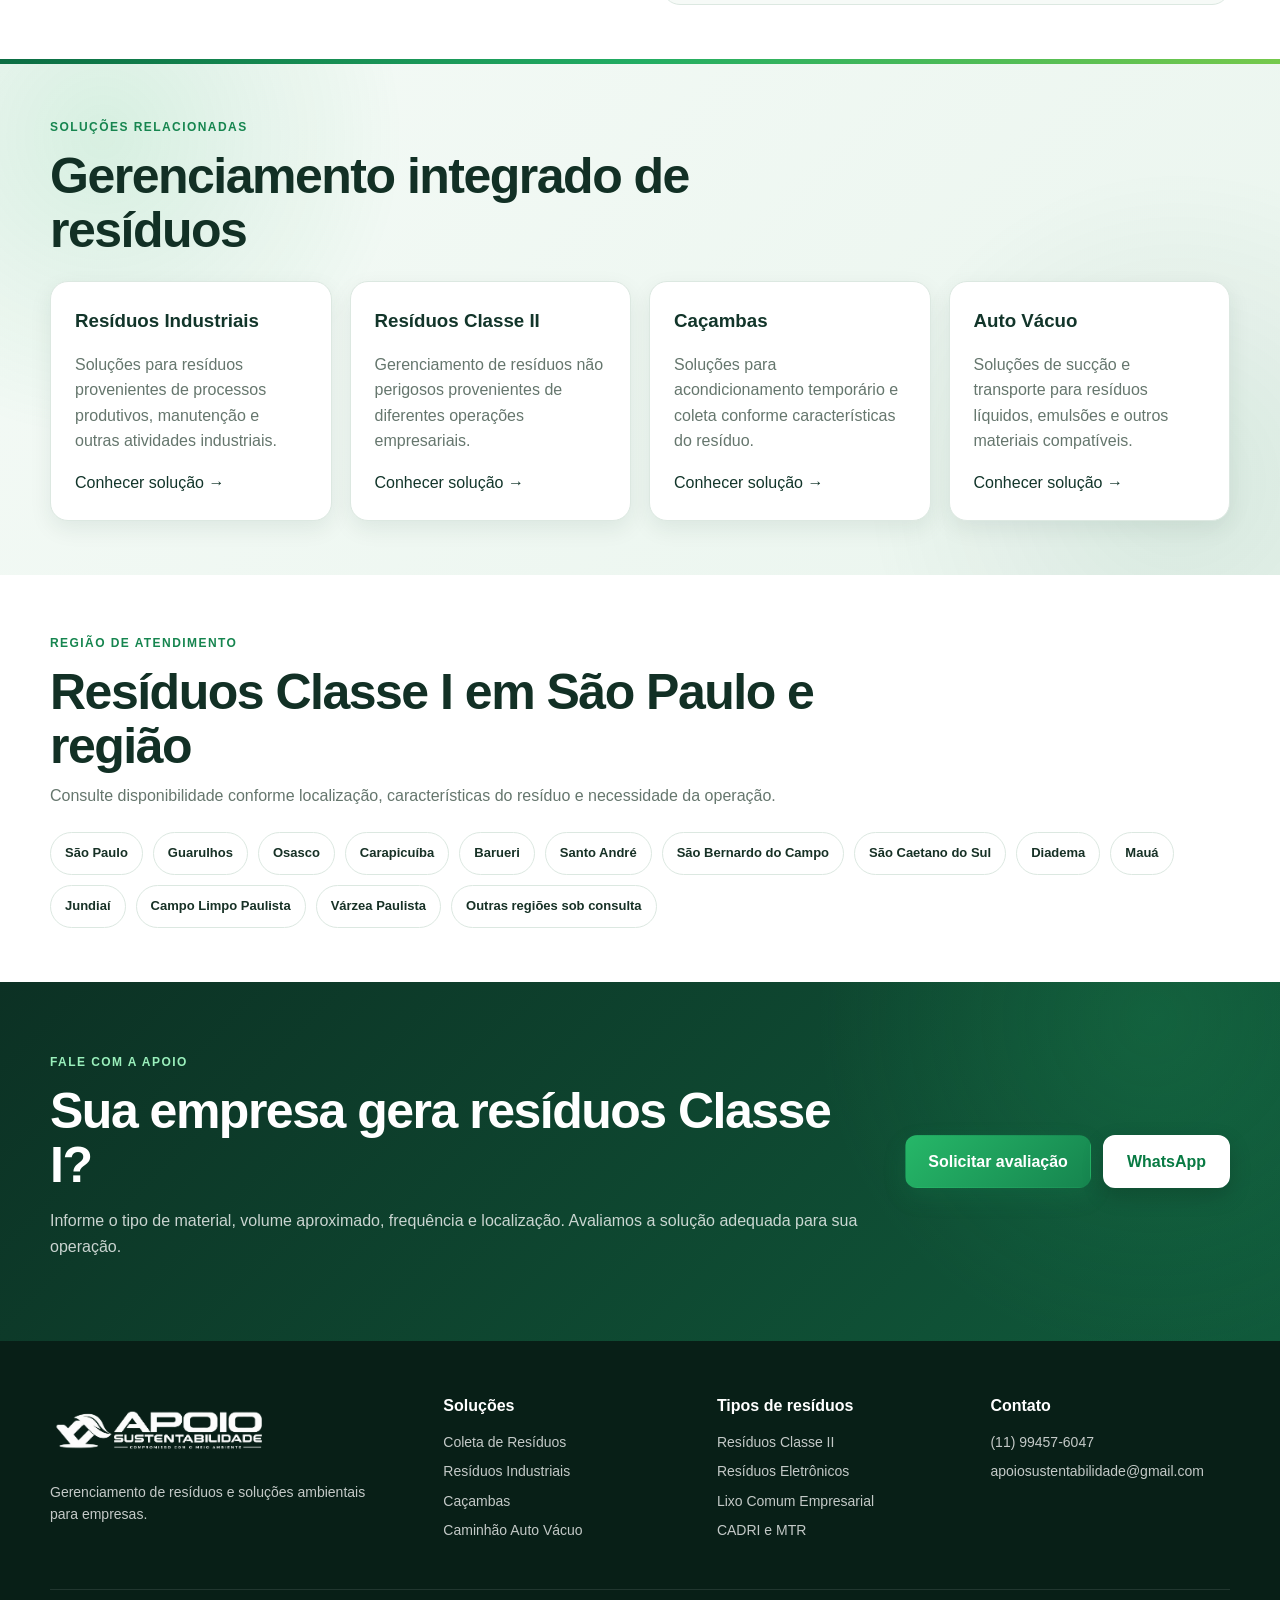
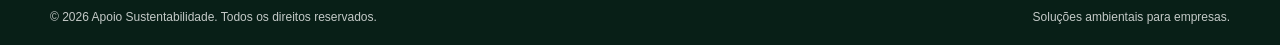
<file: residuos-classe-1.html>
<!DOCTYPE html>
<html lang="pt-BR">
<head>
  <meta charset="UTF-8">
  <meta name="viewport" content="width=device-width, initial-scale=1.0">

  <title>Coleta e Transporte de Resíduos Classe I em SP | Apoio Sustentabilidade</title>

  <meta
    name="description"
    content="Coleta e transporte de resíduos Classe I e resíduos perigosos para empresas em São Paulo. Soluções para coleta, transporte, destinação e documentação ambiental."
  >

  <link
    rel="canonical"
    href="https://www.apoiosustentabilidade.com.br/residuos-classe-1.html"
  >

  <link rel="icon" type="image/svg+xml" href="favicon.svg">
  <link rel="stylesheet" href="styles.css?v=20260906-4">
</head>

<body id="top">

<header class="header">
  <div class="container nav-wrap">

    <a href="index.html" class="brand" aria-label="Apoio Sustentabilidade">
      <img
        src="logo-apoio.png"
        alt="Apoio Sustentabilidade"
        class="brand-logo"
      >
    </a>

    <button
      class="menu-toggle"
      type="button"
      aria-label="Abrir menu"
    >
      ☰
    </button>

    <nav class="nav">
      <a href="index.html">Início</a>
      <a href="index.html#apoio">A Apoio</a>
      <a href="index.html#solucoes">Soluções</a>
      <a href="index.html#como-funciona">Como funciona</a>
      <a href="index.html#documentacao">Documentação</a>
      <a href="index.html#atendimento">Atendimento</a>

      <a href="#cotacao" class="btn btn-sm">
        Solicitar cotação
      </a>
    </nav>

  </div>
</header>


<main>

  <!-- HERO -->

  <section class="hero hero-v2">

    <div class="container hero-grid">

      <div class="hero-copy hero-copy-v2">

        <span class="eyebrow hero-eyebrow">
          Gerenciamento de resíduos perigosos
        </span>

        <h1>
  Coleta e Transporte de <strong>Resíduos Classe I</strong>
</h1>

       <p class="hero-lead">
  Coleta e transporte de resíduos Classe I e resíduos perigosos
  para empresas, com avaliação de acondicionamento, transporte,
  tratamento e destinação ambiental adequada.
</p>

        <p class="hero-description">
          Avaliamos as características do material, volume, frequência,
          armazenamento e requisitos documentais para estruturar a solução
          adequada à necessidade de cada empresa.
        </p>

        <div class="hero-actions">

          <a href="#cotacao" class="btn">
            Solicitar avaliação
          </a>

          <a
            href="https://wa.me/5511994576047"
            target="_blank"
            rel="noopener noreferrer"
            class="btn btn-outline"
          >
            Falar pelo WhatsApp
          </a>

        </div>

      </div>


      <!-- FORMULÁRIO -->

      <div class="quote-card quote-card-v2" id="cotacao">

        <span class="eyebrow">
          Solicite uma avaliação
        </span>

        <h2>
          Conte sobre sua necessidade
        </h2>

        <p class="quote-intro">
          Informe o tipo de resíduo, volume aproximado e localização
          para avaliarmos a operação.
        </p>

        <form id="leadForm">

          <div class="form-grid">

            <div class="form-field">
              <label for="empresa">
                Empresa <span>*</span>
              </label>

              <input
                id="empresa"
                type="text"
                placeholder="Nome da empresa"
                required
              >
            </div>


            <div class="form-field">
              <label for="nome">
                Responsável <span>*</span>
              </label>

              <input
                id="nome"
                type="text"
                placeholder="Seu nome"
                required
              >
            </div>


            <div class="form-field">
              <label for="telefone">
                Telefone / WhatsApp <span>*</span>
              </label>

              <input
                id="telefone"
                type="tel"
                placeholder="(11) 99999-9999"
                required
              >
            </div>


            <div class="form-field">
              <label for="cnpj">
                CNPJ <small>opcional</small>
              </label>

              <input
                id="cnpj"
                type="text"
                placeholder="00.000.000/0000-00"
              >
            </div>


            <div class="form-field">
              <label for="email">
                E-mail <small>opcional</small>
              </label>

              <input
                id="email"
                type="email"
                placeholder="empresa@email.com.br"
              >
            </div>


            <div class="form-field">
              <label for="cidade">
                Cidade / local
              </label>

              <select id="cidade">
  <option value="">Selecione o município</option>

  <optgroup label="São Paulo e Grande São Paulo">
    <option>São Paulo - SP</option>
    <option>Guarulhos - SP</option>
    <option>Osasco - SP</option>
    <option>Carapicuíba - SP</option>
    <option>Barueri - SP</option>
    <option>Santo André - SP</option>
    <option>São Bernardo do Campo - SP</option>
    <option>São Caetano do Sul - SP</option>
    <option>Diadema - SP</option>
    <option>Mauá - SP</option>
    <option>Poá - SP</option>
    <option>Arujá - SP</option>
    <option>Suzano - SP</option>
    <option>Caieiras - SP</option>
    <option>Itaquaquecetuba - SP</option>
    <option>Santa Isabel - SP</option>
  </optgroup>

  <optgroup label="Jundiaí e Região">
    <option>Jundiaí - SP</option>
    <option>Campo Limpo Paulista - SP</option>
    <option>Várzea Paulista - SP</option>
  </optgroup>

  <option value="Outro município">Outro município</option>
</select>

<input
  id="cidadeOutro"
  type="text"
  placeholder="Digite o município e UF"
  style="display: none; margin-top: 10px;"
>
            </div>

          </div>


          <div class="form-field">

            <label for="servico">
              Tipo de resíduo / serviço
            </label>

            <select id="servico">

              <option value="Resíduos Classe I">
                Resíduos Classe I
              </option>

              <option value="Resíduo contaminado">
                Resíduo contaminado
              </option>

              <option value="Estopas, panos e EPIs contaminados">
                Estopas, panos e EPIs contaminados
              </option>

              <option value="Emulsão oleosa">
                Emulsão oleosa
              </option>

              <option value="Borra ou lodo contaminado">
                Borra ou lodo contaminado
              </option>

              <option value="Embalagens contaminadas">
                Embalagens contaminadas
              </option>

              <option value="Outro">
                Outro
              </option>

            </select>

          </div>


          <div class="form-field">

            <label for="demanda">
              Descreva sua necessidade <span>*</span>
            </label>

            <textarea
              id="demanda"
              placeholder="Informe tipo de material, quantidade aproximada, frequência, forma de armazenamento e outras informações importantes."
              required
            ></textarea>

          </div>


          <button type="submit" class="btn btn-full">
            Solicitar avaliação pelo WhatsApp
          </button>

        </form>

      </div>

    </div>

  </section>


  <!-- APRESENTAÇÃO COM IMAGEM -->

  <section class="section">

    <div class="container two-col">

      <div>

        <span class="eyebrow">
          Resíduos perigosos
        </span>

       <h2>
  Gerenciamento de Resíduos Perigosos Classe I
</h2>

        <p>
          Resíduos Classe I podem apresentar propriedades que exigem
          cuidados específicos durante o armazenamento, coleta, transporte,
          tratamento e destinação.
        </p>

        <p>
          A avaliação deve considerar a composição do material,
          estado físico, volume, forma de acondicionamento e características
          da operação que o gerou.
        </p>

        <p>
          A Apoio Sustentabilidade estrutura a necessidade do cliente
          e coordena a solução com parceiros especializados conforme
          cada atendimento.
        </p>

      </div>


      <div class="equipment-image">

        <img
          src="img-residuos-classe-1.png"
          alt="Gerenciamento de resíduos Classe I"
          loading="lazy"
        >

      </div>

    </div>

  </section>


  <!-- EXEMPLOS -->

  <section class="section equipment-solutions">

    <div class="container">

      <div class="section-heading">

        <span class="eyebrow">
          Exemplos de materiais
        </span>

        <h2>
          Exemplos de Resíduos Perigosos Classe I
        </h2>

        <p>
  A coleta, o transporte e a destinação de resíduos perigosos Classe I
  devem considerar as características do material e as necessidades
  específicas de cada operação.
</p>

      </div>


      <div class="cards">

        <div class="card">
          <h3>Materiais contaminados</h3>
          <p>
            Estopas, panos, absorventes, EPIs e outros materiais
            contaminados provenientes de processos empresariais.
          </p>
        </div>


        <div class="card">
          <h3>Resíduos oleosos</h3>
          <p>
            Emulsões, borras, lodos e outros materiais com presença
            de óleo ou contaminantes compatíveis com essa classificação.
          </p>
        </div>


        <div class="card">
          <h3>Embalagens contaminadas</h3>
          <p>
            Embalagens e recipientes que necessitam de avaliação
            conforme o produto ou material anteriormente acondicionado.
          </p>
        </div>


        <div class="card">
          <h3>Outros resíduos perigosos</h3>
          <p>
            Outros materiais devem ser avaliados conforme suas propriedades,
            origem e requisitos aplicáveis à operação.
          </p>
        </div>

      </div>

    </div>

  </section>


  <!-- OPERAÇÃO -->

  <section class="section">

    <div class="container two-col">

      <div>

        <span class="eyebrow">
          Planejamento da operação
        </span>

        <h2>
          Coleta e transporte conforme a necessidade
        </h2>

        <p>
          A configuração da coleta depende do tipo de resíduo,
          volume, peso, frequência e forma de armazenamento.
        </p>

        <p>
          Conforme o atendimento, podem ser avaliadas diferentes
          soluções de acondicionamento e transporte.
        </p>

      </div>


      <div class="area-panel">

        <strong>
          Pontos avaliados
        </strong>

        <ul class="check-list">
          <li>Tipo de resíduo</li>
          <li>Quantidade gerada</li>
          <li>Forma de acondicionamento</li>
          <li>Frequência de coleta</li>
          <li>Condições de acesso</li>
          <li>Destinação necessária</li>
        </ul>

      </div>

    </div>

  </section>


  <!-- GERENCIAMENTO -->

  <section class="section-dark">

    <div class="container two-col">

      <div>

        <span class="eyebrow light">
          Gestão integrada
        </span>

        <h2>
          Do levantamento da demanda à destinação
        </h2>

        <p>
          O gerenciamento começa pela identificação das características
          do resíduo e das condições da operação.
        </p>

        <p>
          Com essas informações, estruturamos a solução e coordenamos
          os parceiros adequados ao atendimento.
        </p>

      </div>


      <div>

        <ul class="check-list">
          <li>Levantamento da necessidade</li>
          <li>Avaliação do resíduo</li>
          <li>Planejamento operacional</li>
          <li>Coleta e transporte</li>
          <li>Tratamento quando aplicável</li>
          <li>Destinação adequada</li>
        </ul>

      </div>

    </div>

  </section>


  <!-- DOCUMENTAÇÃO -->

  <section class="section">

    <div class="container two-col">

      <div>

        <span class="eyebrow">
          Documentação ambiental
        </span>

        <h2>
          Suporte documental para a operação
        </h2>

        <p>
          Dependendo das características do resíduo e da operação,
          podem existir requisitos relacionados a CADRI, MTR
          e outros registros ambientais.
        </p>

        <p>
          A Apoio Sustentabilidade auxilia na organização das informações
          necessárias e no gerenciamento documental associado ao atendimento.
        </p>

        <a
          href="cadri-mtr-documentacao-ambiental.html"
          class="btn"
        >
          Conhecer suporte documental
        </a>

      </div>


      <div class="area-panel">

        <strong>
          Informações relacionadas
        </strong>

        <ul class="check-list">
          <li>Caracterização do resíduo</li>
          <li>Dados do gerador</li>
          <li>Quantidade estimada</li>
          <li>Transportador</li>
          <li>Destinador</li>
          <li>Documentação aplicável</li>
        </ul>

      </div>

    </div>

  </section>


  <!-- OUTRAS SOLUÇÕES -->

  <section class="section equipment-solutions">

    <div class="container">

      <div class="section-heading">

        <span class="eyebrow">
          Soluções relacionadas
        </span>

        <h2>
          Gerenciamento integrado de resíduos
        </h2>

      </div>


      <div class="cards">

        <div class="card">
          <h3>Resíduos Industriais</h3>

          <p>
            Soluções para resíduos provenientes de processos produtivos,
            manutenção e outras atividades industriais.
          </p>

          <a href="residuos-industriais.html">
            Conhecer solução →
          </a>
        </div>


        <div class="card">
          <h3>Resíduos Classe II</h3>

          <p>
            Gerenciamento de resíduos não perigosos provenientes
            de diferentes operações empresariais.
          </p>

          <a href="residuos-classe-2.html">
            Conhecer solução →
          </a>
        </div>


        <div class="card">
          <h3>Caçambas</h3>

          <p>
            Soluções para acondicionamento temporário e coleta
            conforme características do resíduo.
          </p>

          <a href="locacao-cacambas-residuos.html">
            Conhecer solução →
          </a>
        </div>


        <div class="card">
          <h3>Auto Vácuo</h3>

          <p>
            Soluções de sucção e transporte para resíduos líquidos,
            emulsões e outros materiais compatíveis.
          </p>

          <a href="caminhao-auto-vacuo.html">
            Conhecer solução →
          </a>
        </div>

      </div>

    </div>

  </section>


  <!-- REGIÕES -->

  <section class="section">

    <div class="container">

      <div class="section-heading">

        <span class="eyebrow">
          Região de atendimento
        </span>

        <h2>
          Resíduos Classe I em São Paulo e região
        </h2>

        <p>
          Consulte disponibilidade conforme localização,
          características do resíduo e necessidade da operação.
        </p>

      </div>


      <div class="region-list">
        <span>São Paulo</span>
        <span>Guarulhos</span>
        <span>Osasco</span>
        <span>Carapicuíba</span>
        <span>Barueri</span>
        <span>Santo André</span>
        <span>São Bernardo do Campo</span>
        <span>São Caetano do Sul</span>
        <span>Diadema</span>
        <span>Mauá</span>
        <span>Jundiaí</span>
        <span>Campo Limpo Paulista</span>
        <span>Várzea Paulista</span>
        <span>Outras regiões sob consulta</span>
      </div>

    </div>

  </section>


  <!-- CTA FINAL -->

  <section class="final-cta">

    <div class="container final-cta-box">

      <div>

        <span class="eyebrow light">
          Fale com a Apoio
        </span>

        <h2>
          Sua empresa gera resíduos Classe I?
        </h2>

        <p>
          Informe o tipo de material, volume aproximado, frequência
          e localização. Avaliamos a solução adequada para sua operação.
        </p>

      </div>


      <div class="final-cta-actions">

        <a href="#cotacao" class="btn">
          Solicitar avaliação
        </a>

        <a
          href="https://wa.me/5511994576047"
          target="_blank"
          rel="noopener noreferrer"
          class="btn btn-outline"
        >
          WhatsApp
        </a>

      </div>

    </div>

  </section>

</main>


<footer class="footer">

  <div class="container footer-grid">

    <div>

      <img
        src="logo-apoio.png"
        alt="Apoio Sustentabilidade"
        class="footer-logo"
      >

      <p>
        Gerenciamento de resíduos e soluções ambientais para empresas.
      </p>

    </div>


    <div>

      <strong>Soluções</strong>

      <a href="coleta-de-residuos.html">
        Coleta de Resíduos
      </a>

      <a href="residuos-industriais.html">
        Resíduos Industriais
      </a>

      <a href="locacao-cacambas-residuos.html">
        Caçambas
      </a>

      <a href="caminhao-auto-vacuo.html">
        Caminhão Auto Vácuo
      </a>

    </div>


    <div>

      <strong>Tipos de resíduos</strong>

      <a href="residuos-classe-2.html">
        Resíduos Classe II
      </a>

      <a href="coleta-residuos-eletronicos.html">
        Resíduos Eletrônicos
      </a>

      <a href="coleta-lixo-comum-empresas.html">
        Lixo Comum Empresarial
      </a>

      <a href="cadri-mtr-documentacao-ambiental.html">
        CADRI e MTR
      </a>

    </div>


    <div>

      <strong>Contato</strong>

      <a href="tel:+5511994576047">
        (11) 99457-6047
      </a>

      <a href="mailto:apoiosustentabilidade@gmail.com">
        apoiosustentabilidade@gmail.com
      </a>

    </div>

  </div>


  <div class="container footer-bottom">

    <span>
      © <span id="ano"></span> Apoio Sustentabilidade.
      Todos os direitos reservados.
    </span>

    <span>
      Soluções ambientais para empresas.
    </span>

  </div>

</footer>


<a
  href="https://wa.me/5511994576047"
  target="_blank"
  rel="noopener noreferrer"
  class="whatsapp-float"
  aria-label="Falar pelo WhatsApp"
>
  WhatsApp
</a>


<script src="script.js?v=20260909-1"></script>

</body>
</html>
</file>
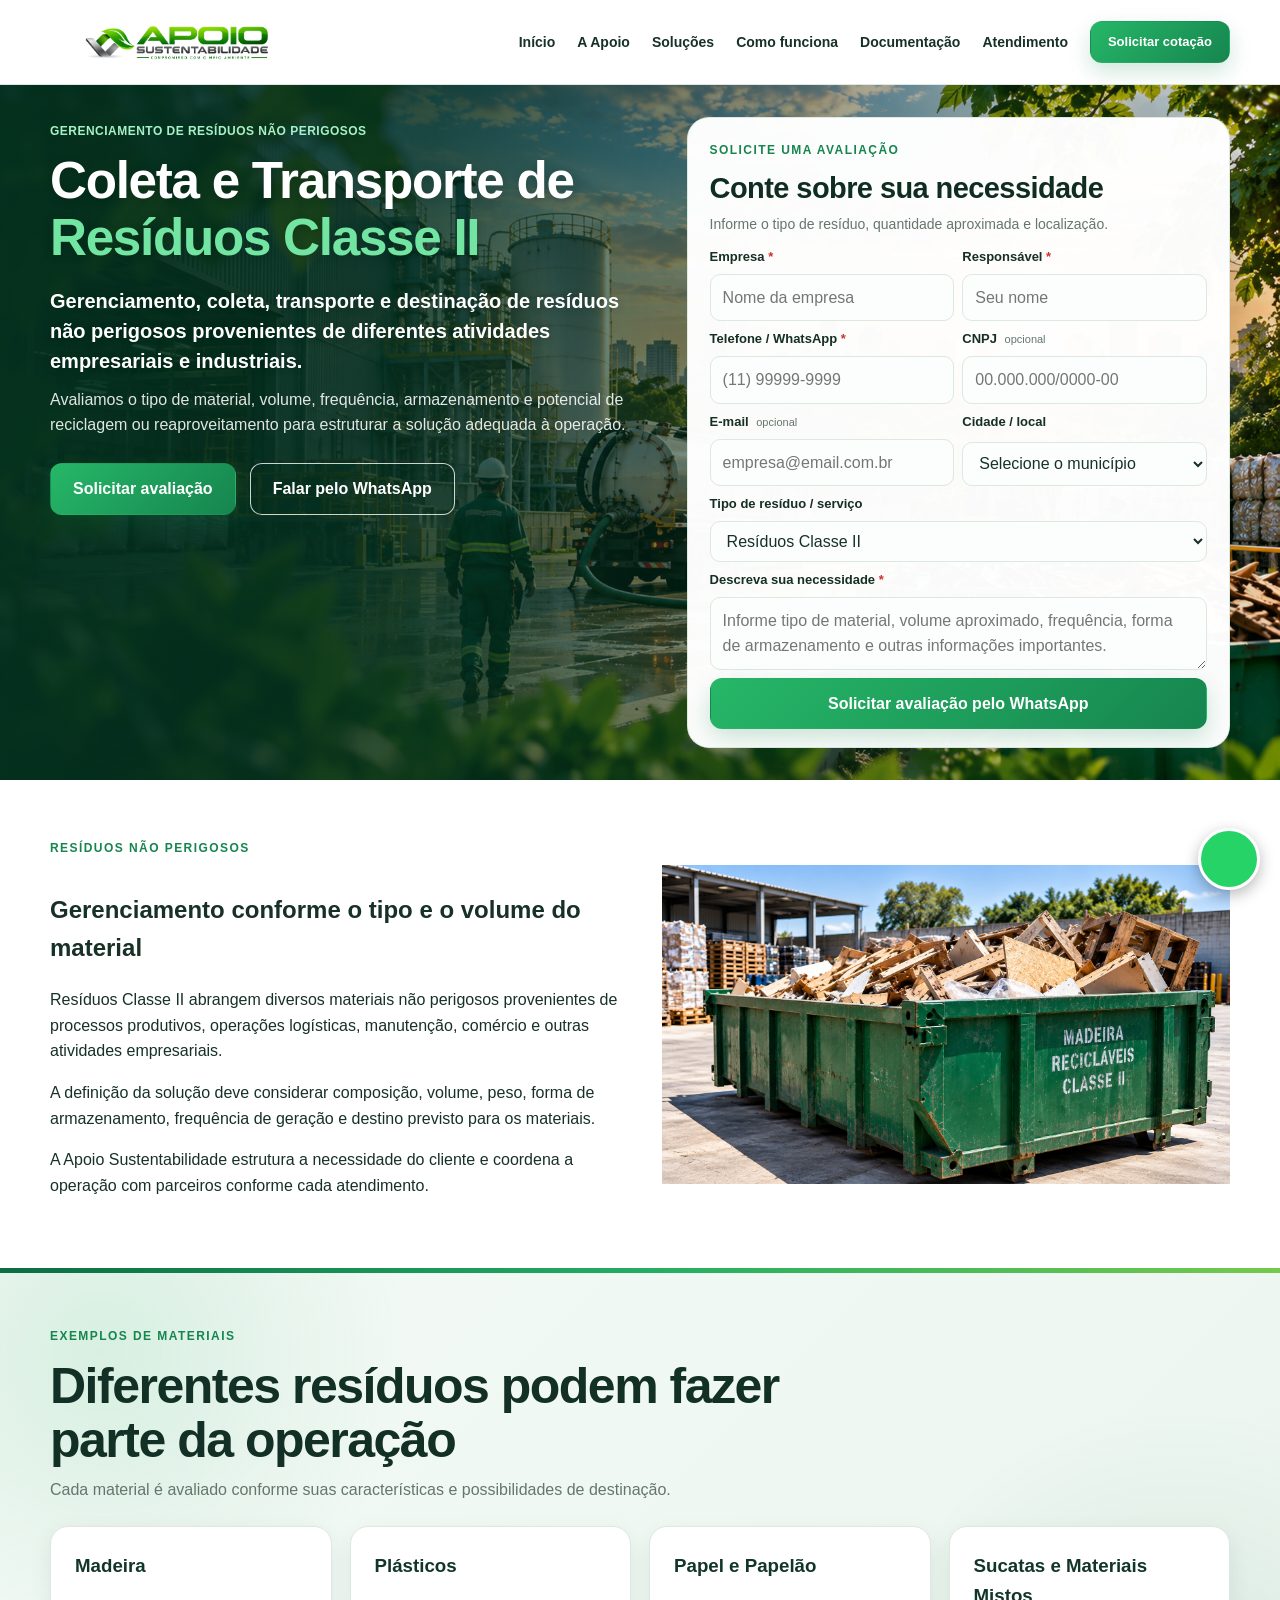
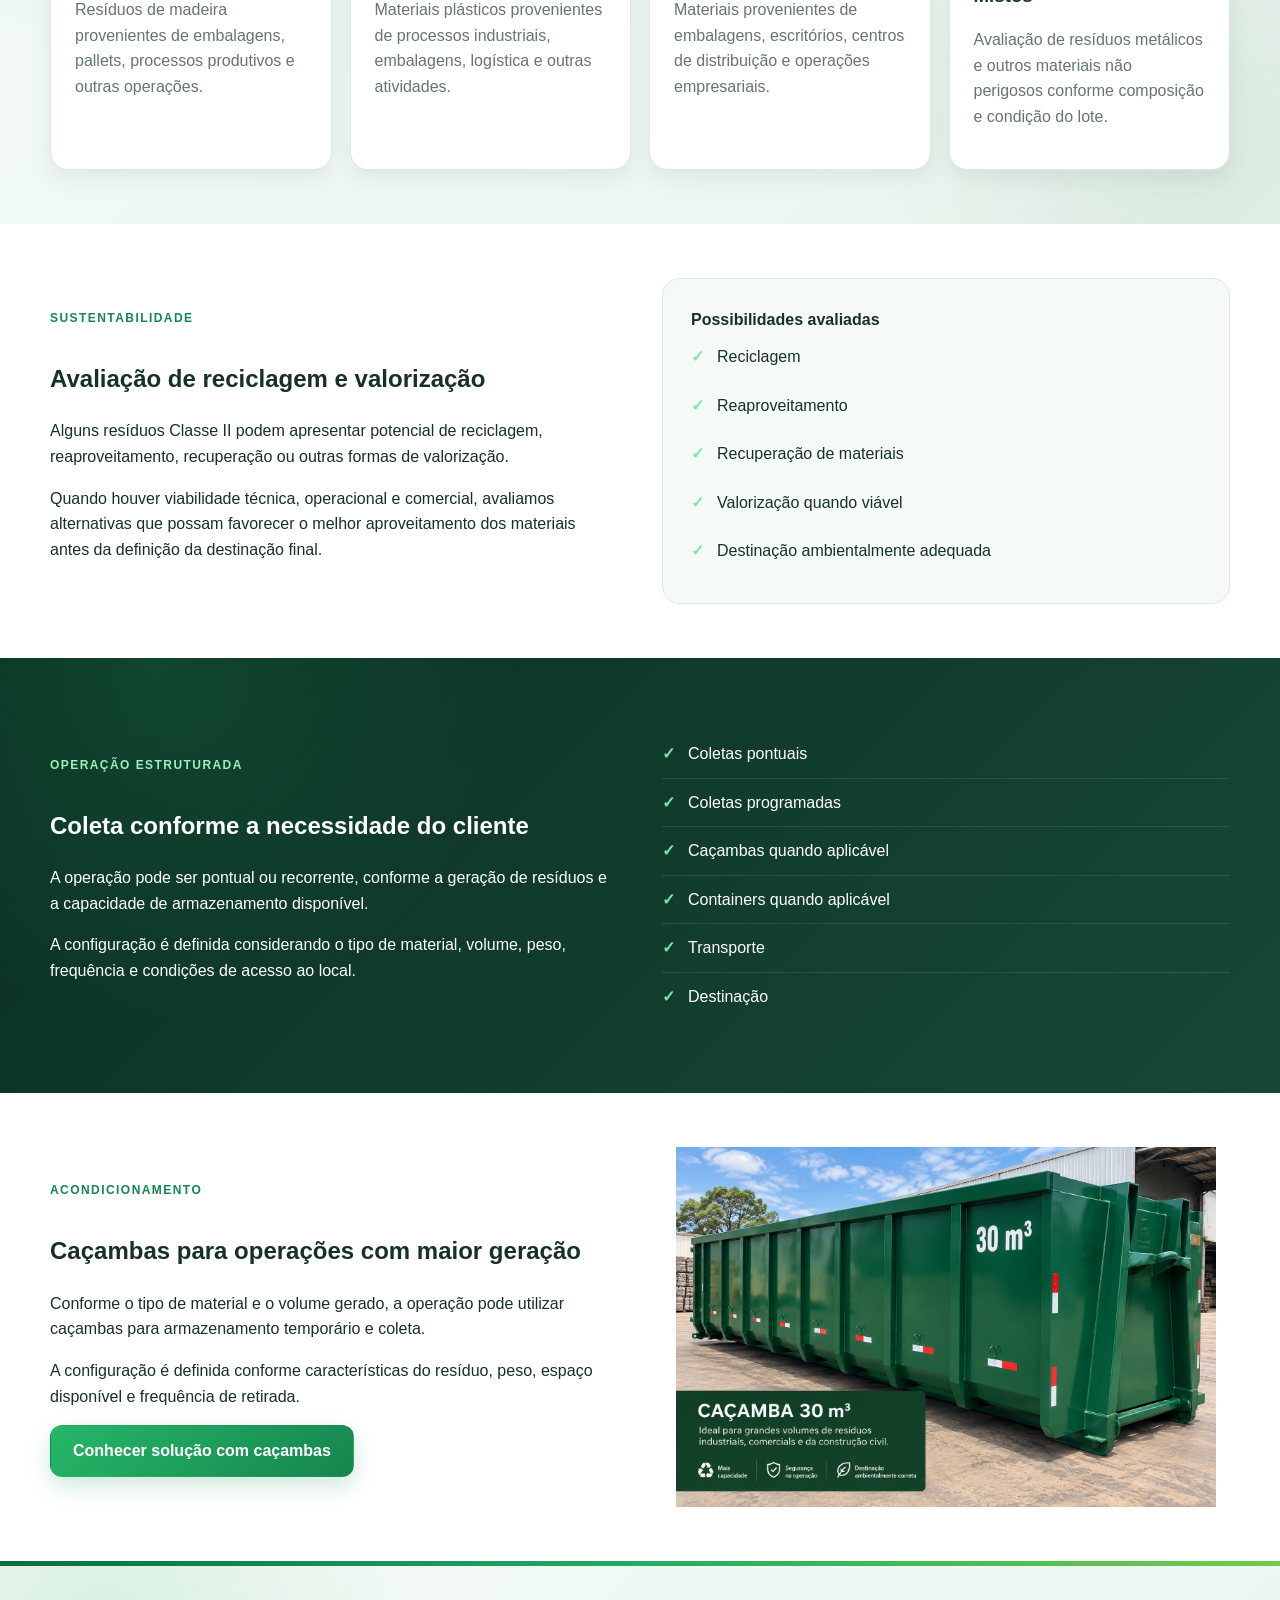
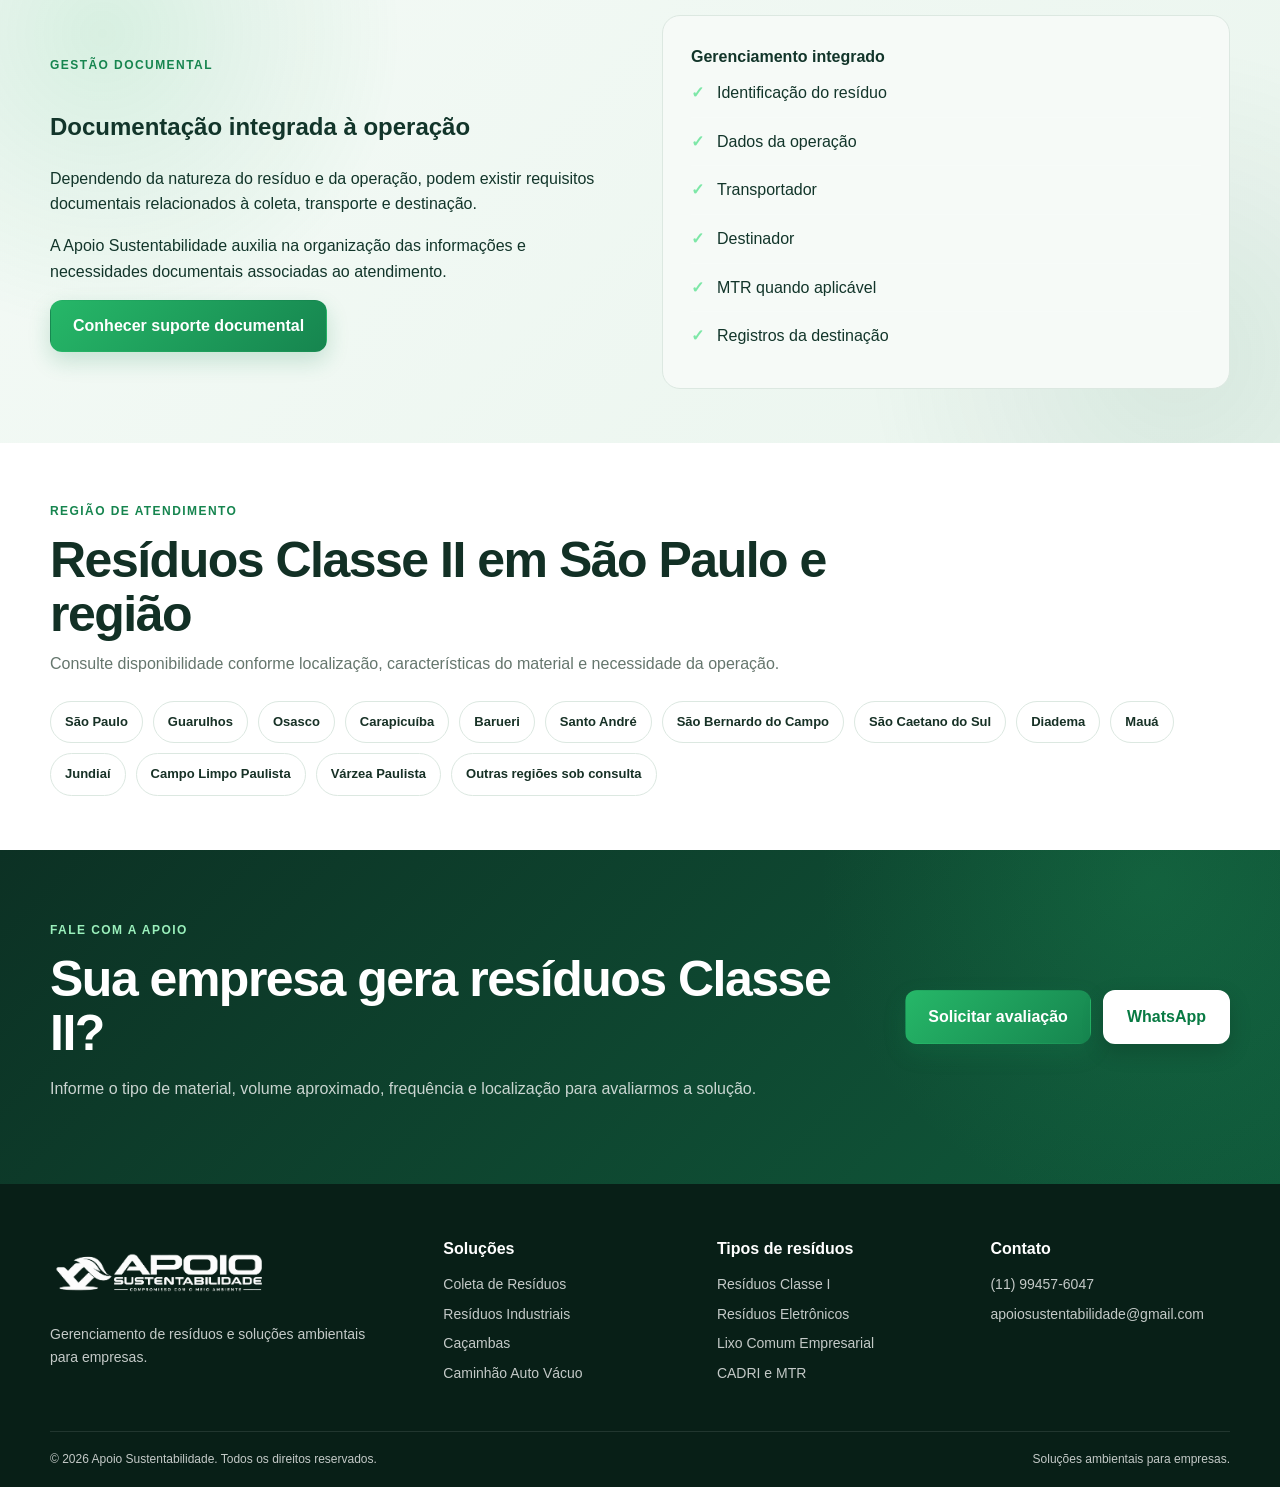
<file: residuos-classe-2.html>
<!DOCTYPE html>
<html lang="pt-BR">
<head>
  <meta charset="UTF-8">
  <meta name="viewport" content="width=device-width, initial-scale=1.0">

  <title>Coleta e Transporte de Resíduos Classe II em São Paulo | Apoio Sustentabilidade</title>

  <meta
  name="description"
  content="Coleta e transporte de resíduos Classe II para empresas em São Paulo. Soluções para resíduos não perigosos, destinação adequada e documentação ambiental."
>

  <link
    rel="canonical"
    href="https://www.apoiosustentabilidade.com.br/residuos-classe-2.html"
  >

  <link rel="icon" type="image/svg+xml" href="favicon.svg">
  <link rel="stylesheet" href="styles.css?v=20260906-4">
</head>

<body id="top">

<header class="header">
  <div class="container nav-wrap">

    <a href="index.html" class="brand" aria-label="Apoio Sustentabilidade">
      <img
        src="logo-apoio.png"
        alt="Apoio Sustentabilidade"
        class="brand-logo"
      >
    </a>

    <button
      class="menu-toggle"
      type="button"
      aria-label="Abrir menu"
    >
      ☰
    </button>

    <nav class="nav">
      <a href="index.html">Início</a>
      <a href="index.html#apoio">A Apoio</a>
      <a href="index.html#solucoes">Soluções</a>
      <a href="index.html#como-funciona">Como funciona</a>
      <a href="index.html#documentacao">Documentação</a>
      <a href="index.html#atendimento">Atendimento</a>

      <a href="#cotacao" class="btn btn-sm">
        Solicitar cotação
      </a>
    </nav>

  </div>
</header>


<main>

  <!-- HERO -->

  <section class="hero hero-v2">

    <div class="container hero-grid">

      <div class="hero-copy hero-copy-v2">

        <span class="eyebrow hero-eyebrow">
          Gerenciamento de resíduos não perigosos
        </span>

        <h1>
  Coleta e Transporte de <strong>Resíduos Classe II</strong>
</h1>

        <p class="hero-lead">
          Gerenciamento, coleta, transporte e destinação de resíduos
          não perigosos provenientes de diferentes atividades empresariais
          e industriais.
        </p>

        <p class="hero-description">
          Avaliamos o tipo de material, volume, frequência, armazenamento
          e potencial de reciclagem ou reaproveitamento para estruturar
          a solução adequada à operação.
        </p>

        <div class="hero-actions">

          <a href="#cotacao" class="btn">
            Solicitar avaliação
          </a>

          <a
            href="https://wa.me/5511994576047"
            target="_blank"
            rel="noopener noreferrer"
            class="btn btn-outline"
          >
            Falar pelo WhatsApp
          </a>

        </div>

      </div>


      <!-- FORMULÁRIO -->

      <div class="quote-card quote-card-v2" id="cotacao">

        <span class="eyebrow">
          Solicite uma avaliação
        </span>

        <h2>
          Conte sobre sua necessidade
        </h2>

        <p class="quote-intro">
          Informe o tipo de resíduo, quantidade aproximada e localização.
        </p>

        <form id="leadForm">

          <div class="form-grid">

            <div class="form-field">
              <label for="empresa">
                Empresa <span>*</span>
              </label>

              <input
                id="empresa"
                type="text"
                placeholder="Nome da empresa"
                required
              >
            </div>


            <div class="form-field">
              <label for="nome">
                Responsável <span>*</span>
              </label>

              <input
                id="nome"
                type="text"
                placeholder="Seu nome"
                required
              >
            </div>


            <div class="form-field">
              <label for="telefone">
                Telefone / WhatsApp <span>*</span>
              </label>

              <input
                id="telefone"
                type="tel"
                placeholder="(11) 99999-9999"
                required
              >
            </div>


            <div class="form-field">
              <label for="cnpj">
                CNPJ <small>opcional</small>
              </label>

              <input
                id="cnpj"
                type="text"
                placeholder="00.000.000/0000-00"
              >
            </div>


            <div class="form-field">
              <label for="email">
                E-mail <small>opcional</small>
              </label>

              <input
                id="email"
                type="email"
                placeholder="empresa@email.com.br"
              >
            </div>


            <div class="form-field">
              <label for="cidade">
                Cidade / local
              </label>

              <select id="cidade">
  <option value="">Selecione o município</option>

  <optgroup label="São Paulo e Grande São Paulo">
    <option>São Paulo - SP</option>
    <option>Guarulhos - SP</option>
    <option>Osasco - SP</option>
    <option>Carapicuíba - SP</option>
    <option>Barueri - SP</option>
    <option>Santo André - SP</option>
    <option>São Bernardo do Campo - SP</option>
    <option>São Caetano do Sul - SP</option>
    <option>Diadema - SP</option>
    <option>Mauá - SP</option>
    <option>Poá - SP</option>
    <option>Arujá - SP</option>
    <option>Suzano - SP</option>
    <option>Caieiras - SP</option>
    <option>Itaquaquecetuba - SP</option>
    <option>Santa Isabel - SP</option>
  </optgroup>

  <optgroup label="Jundiaí e Região">
    <option>Jundiaí - SP</option>
    <option>Campo Limpo Paulista - SP</option>
    <option>Várzea Paulista - SP</option>
  </optgroup>

  <option value="Outro município">Outro município</option>
</select>

<input
  id="cidadeOutro"
  type="text"
  placeholder="Digite o município e UF"
  style="display: none; margin-top: 10px;"
>
            </div>

          </div>


          <div class="form-field">

            <label for="servico">
              Tipo de resíduo / serviço
            </label>

            <select id="servico">

              <option value="Resíduos Classe II">
                Resíduos Classe II
              </option>

              <option value="Madeira">
                Madeira
              </option>

              <option value="Plásticos">
                Plásticos
              </option>

              <option value="Papel e Papelão">
                Papel e Papelão
              </option>

              <option value="Sucata Metálica">
                Sucata Metálica
              </option>

              <option value="Resíduos Mistos Não Perigosos">
                Resíduos Mistos Não Perigosos
              </option>

              <option value="Outro">
                Outro
              </option>

            </select>

          </div>


          <div class="form-field">

            <label for="demanda">
              Descreva sua necessidade <span>*</span>
            </label>

            <textarea
              id="demanda"
              placeholder="Informe tipo de material, volume aproximado, frequência, forma de armazenamento e outras informações importantes."
              required
            ></textarea>

          </div>


          <button type="submit" class="btn btn-full">
            Solicitar avaliação pelo WhatsApp
          </button>

        </form>

      </div>

    </div>

  </section>


  <!-- APRESENTAÇÃO COM IMAGEM -->

  <section class="section">

    <div class="container two-col">

      <div>

        <span class="eyebrow">
          Resíduos não perigosos
        </span>

        <h2>
          Gerenciamento conforme o tipo e o volume do material
        </h2>

        <p>
          Resíduos Classe II abrangem diversos materiais não perigosos
          provenientes de processos produtivos, operações logísticas,
          manutenção, comércio e outras atividades empresariais.
        </p>

        <p>
          A definição da solução deve considerar composição, volume,
          peso, forma de armazenamento, frequência de geração e destino
          previsto para os materiais.
        </p>

        <p>
          A Apoio Sustentabilidade estrutura a necessidade do cliente
          e coordena a operação com parceiros conforme cada atendimento.
        </p>

      </div>


      <div class="equipment-image">

        <img
          src="img-residuos-classe-2.png"
          alt="Gerenciamento de resíduos Classe II"
          loading="lazy"
        >

      </div>

    </div>

  </section>


  <!-- MATERIAIS -->

  <section class="section equipment-solutions">

    <div class="container">

      <div class="section-heading">

        <span class="eyebrow">
          Exemplos de materiais
        </span>

        <h2>
          Diferentes resíduos podem fazer parte da operação
        </h2>

        <p>
          Cada material é avaliado conforme suas características
          e possibilidades de destinação.
        </p>

      </div>


      <div class="cards">

        <div class="card">
          <h3>Madeira</h3>
          <p>
            Resíduos de madeira provenientes de embalagens,
            pallets, processos produtivos e outras operações.
          </p>
        </div>


        <div class="card">
          <h3>Plásticos</h3>
          <p>
            Materiais plásticos provenientes de processos industriais,
            embalagens, logística e outras atividades.
          </p>
        </div>


        <div class="card">
          <h3>Papel e Papelão</h3>
          <p>
            Materiais provenientes de embalagens, escritórios,
            centros de distribuição e operações empresariais.
          </p>
        </div>


        <div class="card">
          <h3>Sucatas e Materiais Mistos</h3>
          <p>
            Avaliação de resíduos metálicos e outros materiais
            não perigosos conforme composição e condição do lote.
          </p>
        </div>

      </div>

    </div>

  </section>


  <!-- VALORIZAÇÃO -->

  <section class="section">

    <div class="container two-col">

      <div>

        <span class="eyebrow">
          Sustentabilidade
        </span>

        <h2>
          Avaliação de reciclagem e valorização
        </h2>

        <p>
          Alguns resíduos Classe II podem apresentar potencial de reciclagem,
          reaproveitamento, recuperação ou outras formas de valorização.
        </p>

        <p>
          Quando houver viabilidade técnica, operacional e comercial,
          avaliamos alternativas que possam favorecer o melhor aproveitamento
          dos materiais antes da definição da destinação final.
        </p>

      </div>


      <div class="area-panel">

        <strong>
          Possibilidades avaliadas
        </strong>

        <ul class="check-list">
          <li>Reciclagem</li>
          <li>Reaproveitamento</li>
          <li>Recuperação de materiais</li>
          <li>Valorização quando viável</li>
          <li>Destinação ambientalmente adequada</li>
        </ul>

      </div>

    </div>

  </section>


  <!-- OPERAÇÃO -->

  <section class="section-dark">

    <div class="container two-col">

      <div>

        <span class="eyebrow light">
          Operação estruturada
        </span>

        <h2>
          Coleta conforme a necessidade do cliente
        </h2>

        <p>
          A operação pode ser pontual ou recorrente, conforme
          a geração de resíduos e a capacidade de armazenamento disponível.
        </p>

        <p>
          A configuração é definida considerando o tipo de material,
          volume, peso, frequência e condições de acesso ao local.
        </p>

      </div>


      <div>

        <ul class="check-list">
          <li>Coletas pontuais</li>
          <li>Coletas programadas</li>
          <li>Caçambas quando aplicável</li>
          <li>Containers quando aplicável</li>
          <li>Transporte</li>
          <li>Destinação</li>
        </ul>

      </div>

    </div>

  </section>


  <!-- CAÇAMBAS -->

  <section class="section section-cacamba-compacta">

    <div class="container two-col">

      <div>

        <span class="eyebrow">
          Acondicionamento
        </span>

        <h2>
          Caçambas para operações com maior geração
        </h2>

        <p>
          Conforme o tipo de material e o volume gerado,
          a operação pode utilizar caçambas para armazenamento
          temporário e coleta.
        </p>

        <p>
          A configuração é definida conforme características
          do resíduo, peso, espaço disponível e frequência de retirada.
        </p>

        <a href="locacao-cacambas-residuos.html" class="btn">
          Conhecer solução com caçambas
        </a>

      </div>


      <div class="equipment-image">

        <img
          src="img-cacamba-30m3.png"
          alt="Caçamba para coleta de resíduos Classe II"
          loading="lazy"
        >

      </div>

    </div>

  </section>


  <!-- DOCUMENTAÇÃO -->

  <section class="section equipment-solutions">

    <div class="container two-col">

      <div>

        <span class="eyebrow">
          Gestão documental
        </span>

        <h2>
          Documentação integrada à operação
        </h2>

        <p>
          Dependendo da natureza do resíduo e da operação,
          podem existir requisitos documentais relacionados à coleta,
          transporte e destinação.
        </p>

        <p>
          A Apoio Sustentabilidade auxilia na organização das informações
          e necessidades documentais associadas ao atendimento.
        </p>

        <a
          href="cadri-mtr-documentacao-ambiental.html"
          class="btn"
        >
          Conhecer suporte documental
        </a>

      </div>


      <div class="area-panel">

        <strong>
          Gerenciamento integrado
        </strong>

        <ul class="check-list">
          <li>Identificação do resíduo</li>
          <li>Dados da operação</li>
          <li>Transportador</li>
          <li>Destinador</li>
          <li>MTR quando aplicável</li>
          <li>Registros da destinação</li>
        </ul>

      </div>

    </div>

  </section>


  <!-- REGIÕES -->

  <section class="section">

    <div class="container">

      <div class="section-heading">

        <span class="eyebrow">
          Região de atendimento
        </span>

        <h2>
          Resíduos Classe II em São Paulo e região
        </h2>

        <p>
          Consulte disponibilidade conforme localização,
          características do material e necessidade da operação.
        </p>

      </div>


      <div class="region-list">
        <span>São Paulo</span>
        <span>Guarulhos</span>
        <span>Osasco</span>
        <span>Carapicuíba</span>
        <span>Barueri</span>
        <span>Santo André</span>
        <span>São Bernardo do Campo</span>
        <span>São Caetano do Sul</span>
        <span>Diadema</span>
        <span>Mauá</span>
        <span>Jundiaí</span>
        <span>Campo Limpo Paulista</span>
        <span>Várzea Paulista</span>
        <span>Outras regiões sob consulta</span>
      </div>

    </div>

  </section>


  <!-- CTA FINAL -->

  <section class="final-cta">

    <div class="container final-cta-box">

      <div>

        <span class="eyebrow light">
          Fale com a Apoio
        </span>

        <h2>
          Sua empresa gera resíduos Classe II?
        </h2>

        <p>
          Informe o tipo de material, volume aproximado,
          frequência e localização para avaliarmos a solução.
        </p>

      </div>


      <div class="final-cta-actions">

        <a href="#cotacao" class="btn">
          Solicitar avaliação
        </a>

        <a
          href="https://wa.me/5511994576047"
          target="_blank"
          rel="noopener noreferrer"
          class="btn btn-outline"
        >
          WhatsApp
        </a>

      </div>

    </div>

  </section>

</main>


<footer class="footer">

  <div class="container footer-grid">

    <div>

      <img
        src="logo-apoio.png"
        alt="Apoio Sustentabilidade"
        class="footer-logo"
      >

      <p>
        Gerenciamento de resíduos e soluções ambientais para empresas.
      </p>

    </div>


    <div>

      <strong>Soluções</strong>

      <a href="coleta-de-residuos.html">
        Coleta de Resíduos
      </a>

      <a href="residuos-industriais.html">
        Resíduos Industriais
      </a>

      <a href="locacao-cacambas-residuos.html">
        Caçambas
      </a>

      <a href="caminhao-auto-vacuo.html">
        Caminhão Auto Vácuo
      </a>

    </div>


    <div>

      <strong>Tipos de resíduos</strong>

      <a href="residuos-classe-1.html">
        Resíduos Classe I
      </a>

      <a href="coleta-residuos-eletronicos.html">
        Resíduos Eletrônicos
      </a>

      <a href="coleta-lixo-comum-empresas.html">
        Lixo Comum Empresarial
      </a>

      <a href="cadri-mtr-documentacao-ambiental.html">
        CADRI e MTR
      </a>

    </div>


    <div>

      <strong>Contato</strong>

      <a href="tel:+5511994576047">
        (11) 99457-6047
      </a>

      <a href="mailto:apoiosustentabilidade@gmail.com">
        apoiosustentabilidade@gmail.com
      </a>

    </div>

  </div>


  <div class="container footer-bottom">

    <span>
      © <span id="ano"></span> Apoio Sustentabilidade.
      Todos os direitos reservados.
    </span>

    <span>
      Soluções ambientais para empresas.
    </span>

  </div>

</footer>


<a
  href="https://wa.me/5511994576047"
  target="_blank"
  rel="noopener noreferrer"
  class="whatsapp-float"
  aria-label="Falar pelo WhatsApp"
>
  WhatsApp
</a>


<script src="script.js?v=20260909-1"></script>

</body>
</html>
</file>
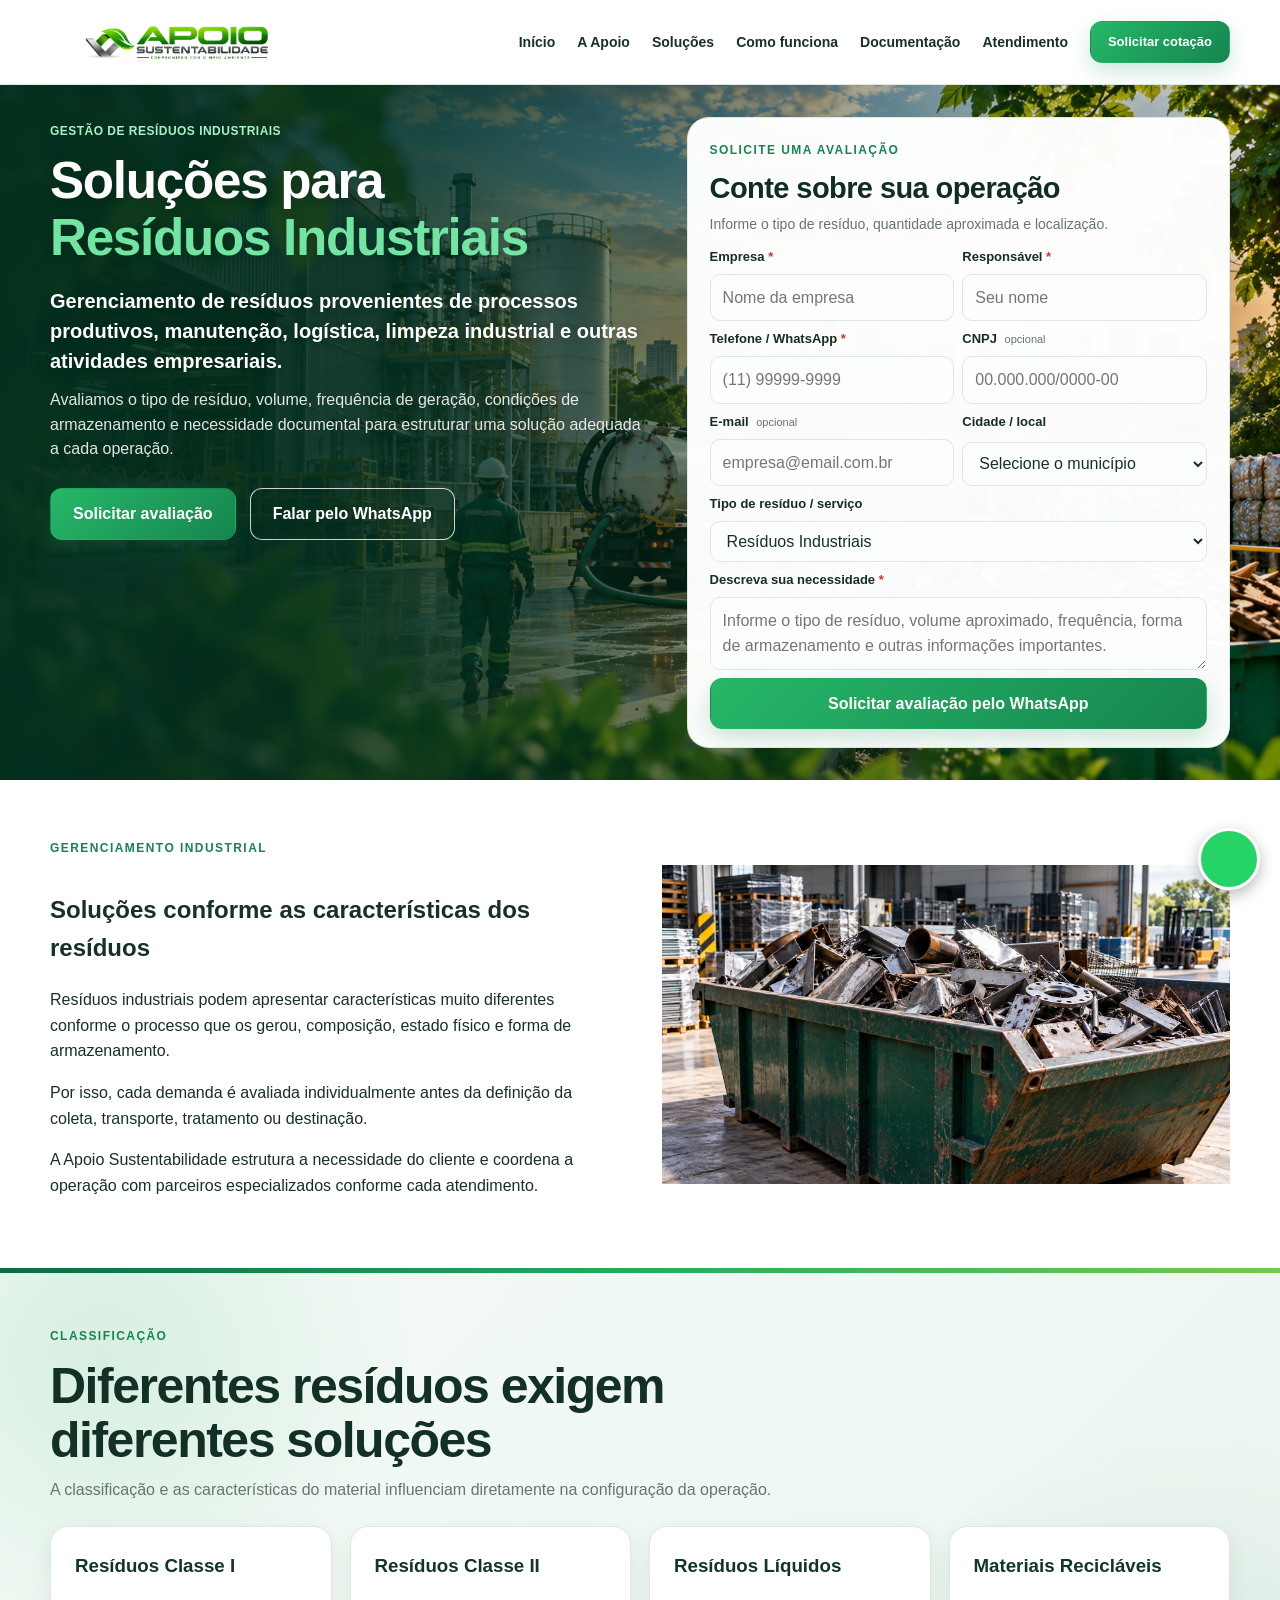
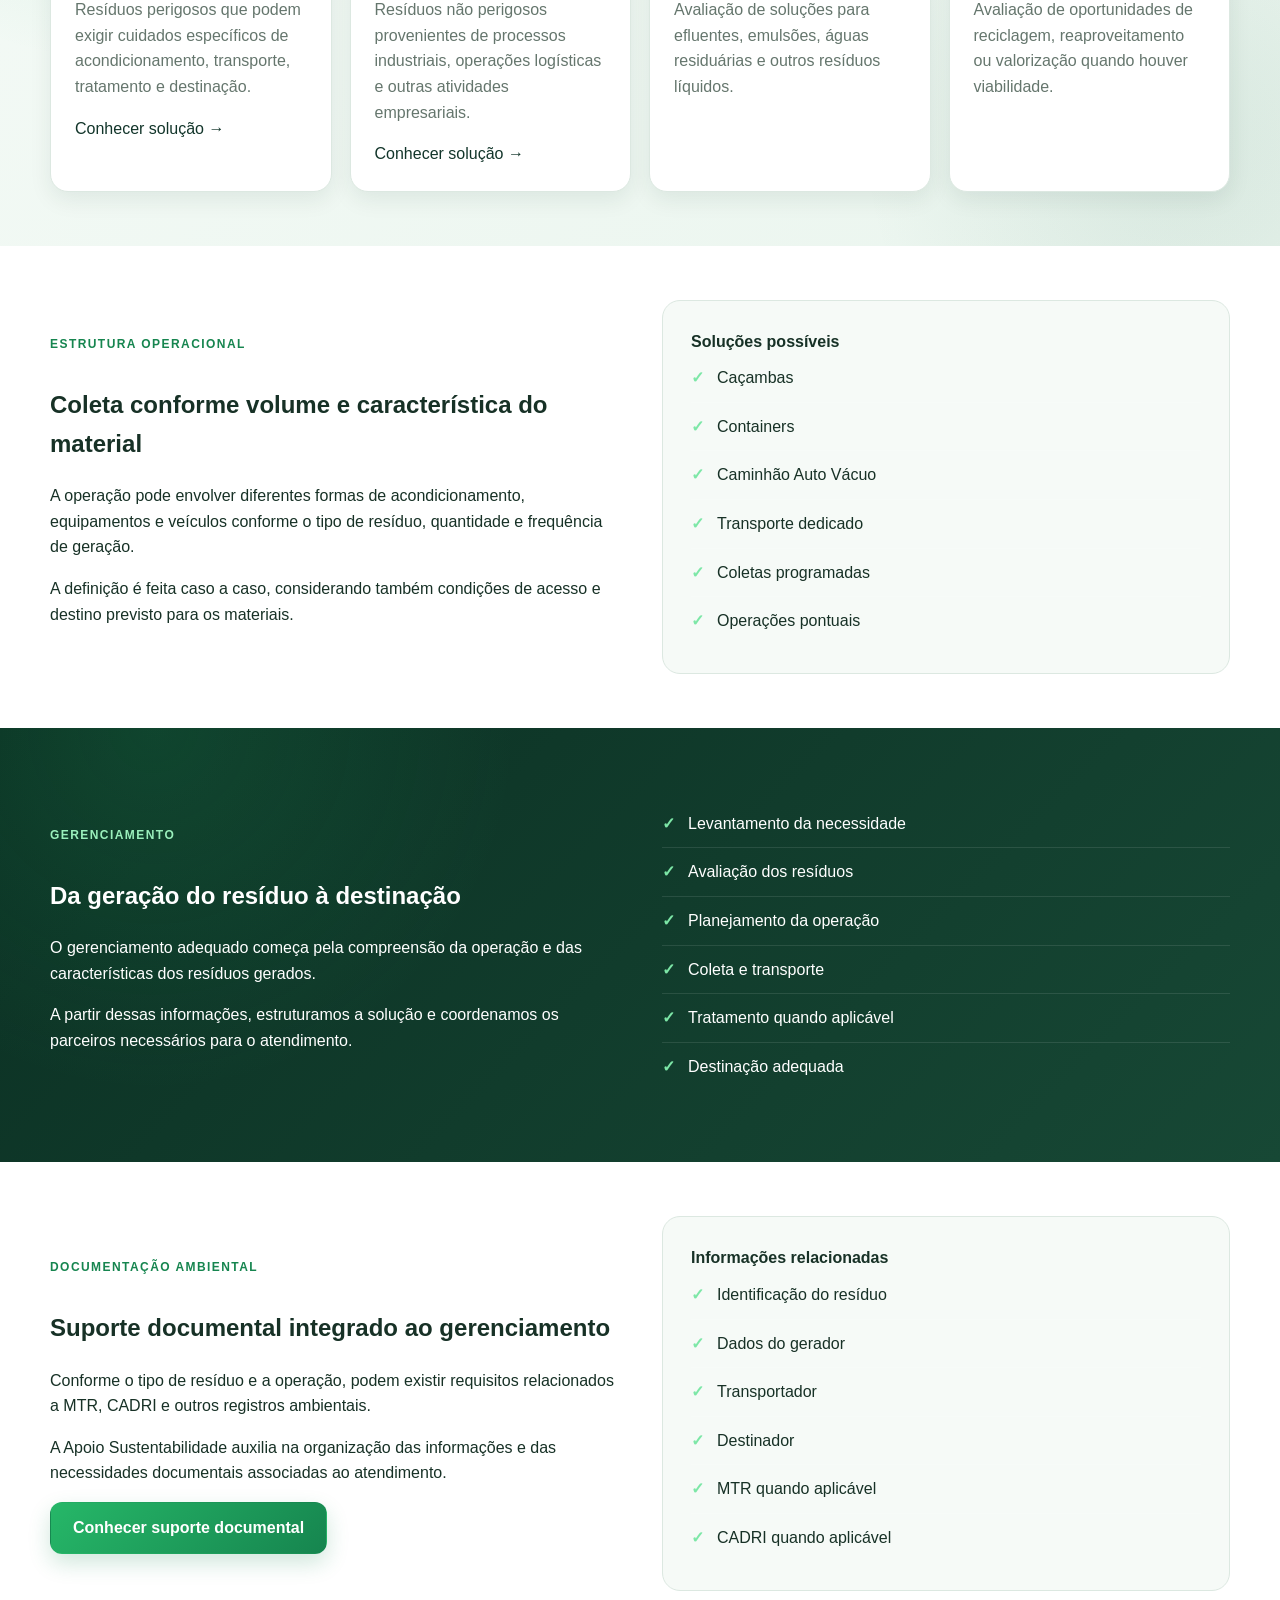
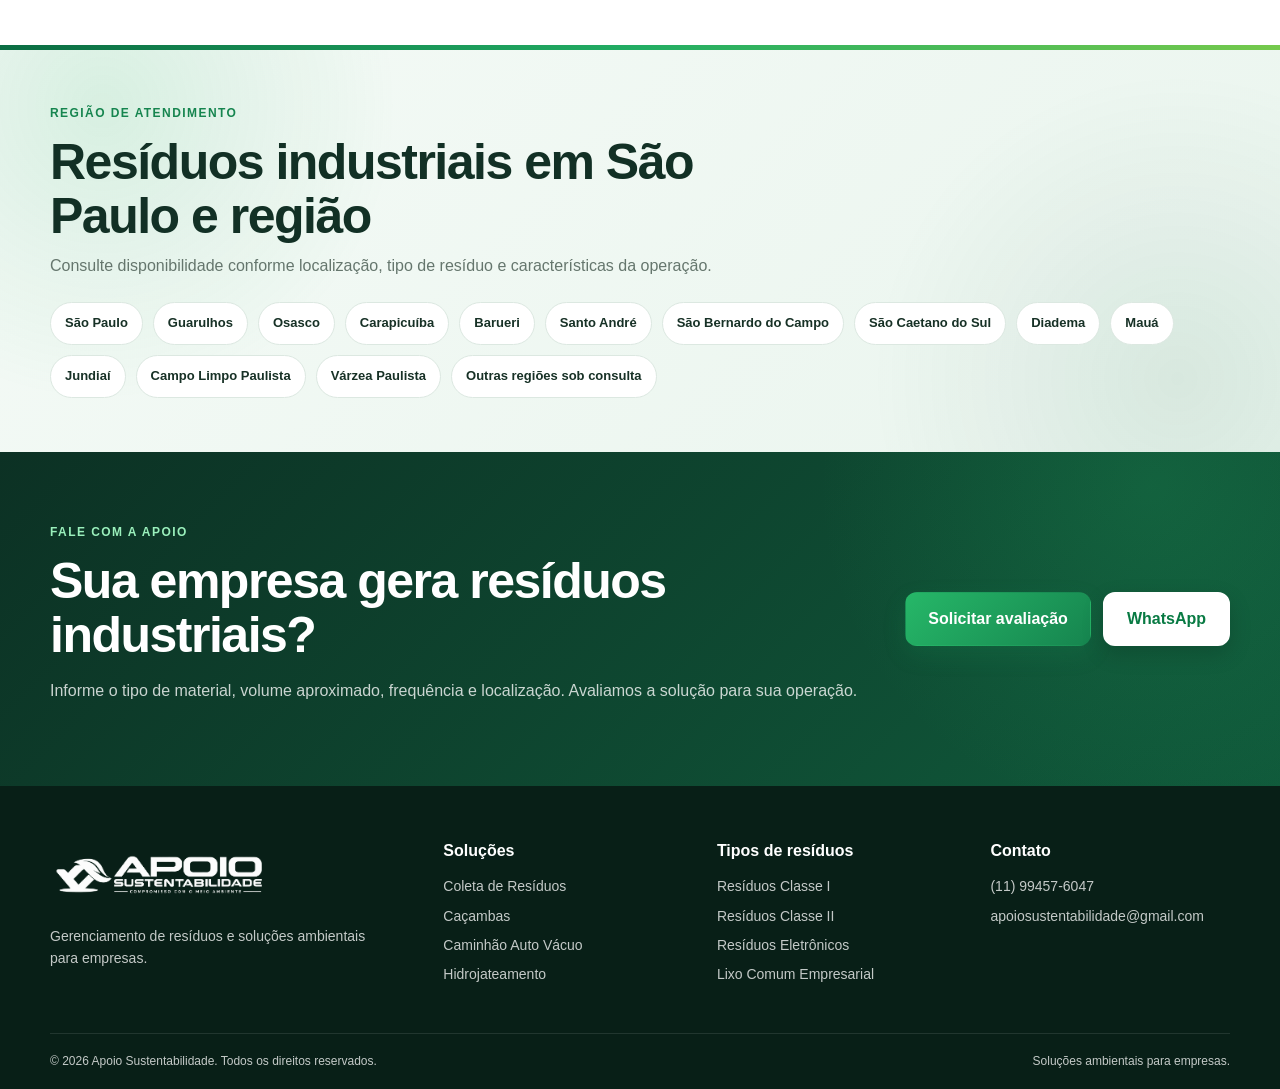
<file: residuos-industriais.html>
<!DOCTYPE html>
<html lang="pt-BR">
<head>
  <meta charset="UTF-8">
  <meta name="viewport" content="width=device-width, initial-scale=1.0">

  <title>Resíduos Industriais em São Paulo | Apoio Sustentabilidade</title>

  <meta
    name="description"
    content="Gerenciamento, coleta, transporte, tratamento e destinação de resíduos industriais para empresas em São Paulo e região. Solicite uma avaliação."
  >

  <link
    rel="canonical"
    href="https://www.apoiosustentabilidade.com.br/residuos-industriais.html"
  >

  <link rel="icon" type="image/svg+xml" href="favicon.svg">
  <link rel="stylesheet" href="styles.css?v=20260906-4">
</head>

<body id="top">

<header class="header">
  <div class="container nav-wrap">

    <a href="index.html" class="brand" aria-label="Apoio Sustentabilidade">
      <img
        src="logo-apoio.png"
        alt="Apoio Sustentabilidade"
        class="brand-logo"
      >
    </a>

    <button
      class="menu-toggle"
      type="button"
      aria-label="Abrir menu"
    >
      ☰
    </button>

    <nav class="nav">
      <a href="index.html">Início</a>
      <a href="index.html#apoio">A Apoio</a>
      <a href="index.html#solucoes">Soluções</a>
      <a href="index.html#como-funciona">Como funciona</a>
      <a href="index.html#documentacao">Documentação</a>
      <a href="index.html#atendimento">Atendimento</a>

      <a href="#cotacao" class="btn btn-sm">
        Solicitar cotação
      </a>
    </nav>

  </div>
</header>


<main>

  <!-- HERO -->

  <section class="hero hero-v2">

    <div class="container hero-grid">

      <div class="hero-copy hero-copy-v2">

        <span class="eyebrow hero-eyebrow">
          Gestão de resíduos industriais
        </span>

        <h1>
          Soluções para
          <strong>Resíduos Industriais</strong>
        </h1>

        <p class="hero-lead">
          Gerenciamento de resíduos provenientes de processos produtivos,
          manutenção, logística, limpeza industrial e outras atividades empresariais.
        </p>

        <p class="hero-description">
          Avaliamos o tipo de resíduo, volume, frequência de geração,
          condições de armazenamento e necessidade documental para estruturar
          uma solução adequada a cada operação.
        </p>

        <div class="hero-actions">

          <a href="#cotacao" class="btn">
            Solicitar avaliação
          </a>

          <a
            href="https://wa.me/5511994576047"
            target="_blank"
            rel="noopener noreferrer"
            class="btn btn-outline"
          >
            Falar pelo WhatsApp
          </a>

        </div>

      </div>


      <!-- FORMULÁRIO -->

      <div class="quote-card quote-card-v2" id="cotacao">

        <span class="eyebrow">
          Solicite uma avaliação
        </span>

        <h2>
          Conte sobre sua operação
        </h2>

        <p class="quote-intro">
          Informe o tipo de resíduo, quantidade aproximada e localização.
        </p>

        <form id="leadForm">

          <div class="form-grid">

            <div class="form-field">
              <label for="empresa">
                Empresa <span>*</span>
              </label>

              <input
                id="empresa"
                type="text"
                placeholder="Nome da empresa"
                required
              >
            </div>


            <div class="form-field">
              <label for="nome">
                Responsável <span>*</span>
              </label>

              <input
                id="nome"
                type="text"
                placeholder="Seu nome"
                required
              >
            </div>


            <div class="form-field">
              <label for="telefone">
                Telefone / WhatsApp <span>*</span>
              </label>

              <input
                id="telefone"
                type="tel"
                placeholder="(11) 99999-9999"
                required
              >
            </div>


            <div class="form-field">
              <label for="cnpj">
                CNPJ <small>opcional</small>
              </label>

              <input
                id="cnpj"
                type="text"
                placeholder="00.000.000/0000-00"
              >
            </div>


            <div class="form-field">
              <label for="email">
                E-mail <small>opcional</small>
              </label>

              <input
                id="email"
                type="email"
                placeholder="empresa@email.com.br"
              >
            </div>


            <div class="form-field">
              <label for="cidade">
                Cidade / local
              </label>

              <select id="cidade">
  <option value="">Selecione o município</option>

  <optgroup label="São Paulo e Grande São Paulo">
    <option>São Paulo - SP</option>
    <option>Guarulhos - SP</option>
    <option>Osasco - SP</option>
    <option>Carapicuíba - SP</option>
    <option>Barueri - SP</option>
    <option>Santo André - SP</option>
    <option>São Bernardo do Campo - SP</option>
    <option>São Caetano do Sul - SP</option>
    <option>Diadema - SP</option>
    <option>Mauá - SP</option>
    <option>Poá - SP</option>
    <option>Arujá - SP</option>
    <option>Suzano - SP</option>
    <option>Caieiras - SP</option>
    <option>Itaquaquecetuba - SP</option>
    <option>Santa Isabel - SP</option>
  </optgroup>

  <optgroup label="Jundiaí e Região">
    <option>Jundiaí - SP</option>
    <option>Campo Limpo Paulista - SP</option>
    <option>Várzea Paulista - SP</option>
  </optgroup>

  <option value="Outro município">Outro município</option>
</select>

<input
  id="cidadeOutro"
  type="text"
  placeholder="Digite o município e UF"
  style="display: none; margin-top: 10px;"
>            </div>

          </div>


          <div class="form-field">

            <label for="servico">
              Tipo de resíduo / serviço
            </label>

            <select id="servico">

              <option value="Resíduos Industriais">
                Resíduos Industriais
              </option>

              <option value="Resíduos Classe I">
                Resíduos Classe I
              </option>

              <option value="Resíduos Classe II">
                Resíduos Classe II
              </option>

              <option value="Resíduos Líquidos">
                Resíduos Líquidos
              </option>

              <option value="Coleta com Caçamba">
                Coleta com Caçamba
              </option>

              <option value="Caminhão Auto Vácuo">
                Caminhão Auto Vácuo
              </option>

              <option value="Outro">
                Outro
              </option>

            </select>

          </div>


          <div class="form-field">

            <label for="demanda">
              Descreva sua necessidade <span>*</span>
            </label>

            <textarea
              id="demanda"
              placeholder="Informe o tipo de resíduo, volume aproximado, frequência, forma de armazenamento e outras informações importantes."
              required
            ></textarea>

          </div>


          <button type="submit" class="btn btn-full">
            Solicitar avaliação pelo WhatsApp
          </button>

        </form>

      </div>

    </div>

  </section>


  <!-- APRESENTAÇÃO COM IMAGEM -->

  <section class="section">

    <div class="container two-col">

      <div>

        <span class="eyebrow">
          Gerenciamento industrial
        </span>

        <h2>
          Soluções conforme as características dos resíduos
        </h2>

        <p>
          Resíduos industriais podem apresentar características muito diferentes
          conforme o processo que os gerou, composição, estado físico e forma
          de armazenamento.
        </p>

        <p>
          Por isso, cada demanda é avaliada individualmente antes da definição
          da coleta, transporte, tratamento ou destinação.
        </p>

        <p>
          A Apoio Sustentabilidade estrutura a necessidade do cliente e coordena
          a operação com parceiros especializados conforme cada atendimento.
        </p>

      </div>


      <div class="equipment-image">

        <img
          src="img-residuos-industriais.png"
          alt="Gerenciamento e coleta de resíduos industriais"
          loading="lazy"
        >

      </div>

    </div>

  </section>


  <!-- CLASSIFICAÇÕES -->

  <section class="section equipment-solutions">

    <div class="container">

      <div class="section-heading">

        <span class="eyebrow">
          Classificação
        </span>

        <h2>
          Diferentes resíduos exigem diferentes soluções
        </h2>

        <p>
          A classificação e as características do material influenciam
          diretamente na configuração da operação.
        </p>

      </div>


      <div class="cards">

        <div class="card">

          <h3>Resíduos Classe I</h3>

          <p>
            Resíduos perigosos que podem exigir cuidados específicos
            de acondicionamento, transporte, tratamento e destinação.
          </p>

          <a href="residuos-classe-1.html">
            Conhecer solução →
          </a>

        </div>


        <div class="card">

          <h3>Resíduos Classe II</h3>

          <p>
            Resíduos não perigosos provenientes de processos industriais,
            operações logísticas e outras atividades empresariais.
          </p>

          <a href="residuos-classe-2.html">
            Conhecer solução →
          </a>

        </div>


        <div class="card">

          <h3>Resíduos Líquidos</h3>

          <p>
            Avaliação de soluções para efluentes, emulsões,
            águas residuárias e outros resíduos líquidos.
          </p>

        </div>


        <div class="card">

          <h3>Materiais Recicláveis</h3>

          <p>
            Avaliação de oportunidades de reciclagem, reaproveitamento
            ou valorização quando houver viabilidade.
          </p>

        </div>

      </div>

    </div>

  </section>


  <!-- OPERAÇÃO -->

  <section class="section">

    <div class="container two-col">

      <div>

        <span class="eyebrow">
          Estrutura operacional
        </span>

        <h2>
          Coleta conforme volume e característica do material
        </h2>

        <p>
          A operação pode envolver diferentes formas de acondicionamento,
          equipamentos e veículos conforme o tipo de resíduo, quantidade
          e frequência de geração.
        </p>

        <p>
          A definição é feita caso a caso, considerando também condições
          de acesso e destino previsto para os materiais.
        </p>

      </div>


      <div class="area-panel">

        <strong>
          Soluções possíveis
        </strong>

        <ul class="check-list">
          <li>Caçambas</li>
          <li>Containers</li>
          <li>Caminhão Auto Vácuo</li>
          <li>Transporte dedicado</li>
          <li>Coletas programadas</li>
          <li>Operações pontuais</li>
        </ul>

      </div>

    </div>

  </section>


  <!-- FLUXO -->

  <section class="section-dark">

    <div class="container two-col">

      <div>

        <span class="eyebrow light">
          Gerenciamento
        </span>

        <h2>
          Da geração do resíduo à destinação
        </h2>

        <p>
          O gerenciamento adequado começa pela compreensão da operação
          e das características dos resíduos gerados.
        </p>

        <p>
          A partir dessas informações, estruturamos a solução e coordenamos
          os parceiros necessários para o atendimento.
        </p>

      </div>


      <div>

        <ul class="check-list">
          <li>Levantamento da necessidade</li>
          <li>Avaliação dos resíduos</li>
          <li>Planejamento da operação</li>
          <li>Coleta e transporte</li>
          <li>Tratamento quando aplicável</li>
          <li>Destinação adequada</li>
        </ul>

      </div>

    </div>

  </section>


  <!-- DOCUMENTAÇÃO -->

  <section class="section">

    <div class="container two-col">

      <div>

        <span class="eyebrow">
          Documentação ambiental
        </span>

        <h2>
          Suporte documental integrado ao gerenciamento
        </h2>

        <p>
          Conforme o tipo de resíduo e a operação, podem existir requisitos
          relacionados a MTR, CADRI e outros registros ambientais.
        </p>

        <p>
          A Apoio Sustentabilidade auxilia na organização das informações
          e das necessidades documentais associadas ao atendimento.
        </p>

        <a
          href="cadri-mtr-documentacao-ambiental.html"
          class="btn"
        >
          Conhecer suporte documental
        </a>

      </div>


      <div class="area-panel">

        <strong>
          Informações relacionadas
        </strong>

        <ul class="check-list">
          <li>Identificação do resíduo</li>
          <li>Dados do gerador</li>
          <li>Transportador</li>
          <li>Destinador</li>
          <li>MTR quando aplicável</li>
          <li>CADRI quando aplicável</li>
        </ul>

      </div>

    </div>

  </section>


  <!-- REGIÕES -->

  <section class="section equipment-solutions">

    <div class="container">

      <div class="section-heading">

        <span class="eyebrow">
          Região de atendimento
        </span>

        <h2>
          Resíduos industriais em São Paulo e região
        </h2>

        <p>
          Consulte disponibilidade conforme localização,
          tipo de resíduo e características da operação.
        </p>

      </div>


      <div class="region-list">
        <span>São Paulo</span>
        <span>Guarulhos</span>
        <span>Osasco</span>
        <span>Carapicuíba</span>
        <span>Barueri</span>
        <span>Santo André</span>
        <span>São Bernardo do Campo</span>
        <span>São Caetano do Sul</span>
        <span>Diadema</span>
        <span>Mauá</span>
        <span>Jundiaí</span>
        <span>Campo Limpo Paulista</span>
        <span>Várzea Paulista</span>
        <span>Outras regiões sob consulta</span>
      </div>

    </div>

  </section>


  <!-- CTA FINAL -->

  <section class="final-cta">

    <div class="container final-cta-box">

      <div>

        <span class="eyebrow light">
          Fale com a Apoio
        </span>

        <h2>
          Sua empresa gera resíduos industriais?
        </h2>

        <p>
          Informe o tipo de material, volume aproximado, frequência
          e localização. Avaliamos a solução para sua operação.
        </p>

      </div>


      <div class="final-cta-actions">

        <a href="#cotacao" class="btn">
          Solicitar avaliação
        </a>

        <a
          href="https://wa.me/5511994576047"
          target="_blank"
          rel="noopener noreferrer"
          class="btn btn-outline"
        >
          WhatsApp
        </a>

      </div>

    </div>

  </section>

</main>


<footer class="footer">

  <div class="container footer-grid">

    <div>

      <img
        src="logo-apoio.png"
        alt="Apoio Sustentabilidade"
        class="footer-logo"
      >

      <p>
        Gerenciamento de resíduos e soluções ambientais para empresas.
      </p>

    </div>


    <div>

      <strong>Soluções</strong>

      <a href="coleta-de-residuos.html">
        Coleta de Resíduos
      </a>

      <a href="locacao-cacambas-residuos.html">
        Caçambas
      </a>

      <a href="caminhao-auto-vacuo.html">
        Caminhão Auto Vácuo
      </a>

      <a href="hidrojateamento-industrial.html">
        Hidrojateamento
      </a>

    </div>


    <div>

      <strong>Tipos de resíduos</strong>

      <a href="residuos-classe-1.html">
        Resíduos Classe I
      </a>

      <a href="residuos-classe-2.html">
        Resíduos Classe II
      </a>

      <a href="coleta-residuos-eletronicos.html">
        Resíduos Eletrônicos
      </a>

      <a href="coleta-lixo-comum-empresas.html">
        Lixo Comum Empresarial
      </a>

    </div>


    <div>

      <strong>Contato</strong>

      <a href="tel:+5511994576047">
        (11) 99457-6047
      </a>

      <a href="mailto:apoiosustentabilidade@gmail.com">
        apoiosustentabilidade@gmail.com
      </a>

    </div>

  </div>


  <div class="container footer-bottom">

    <span>
      © <span id="ano"></span> Apoio Sustentabilidade.
      Todos os direitos reservados.
    </span>

    <span>
      Soluções ambientais para empresas.
    </span>

  </div>

</footer>


<a
  href="https://wa.me/5511994576047"
  target="_blank"
  rel="noopener noreferrer"
  class="whatsapp-float"
  aria-label="Falar pelo WhatsApp"
>
  WhatsApp
</a>


<script src="script.js?v=20260909-1"></script>

</body>
</html>
</file>
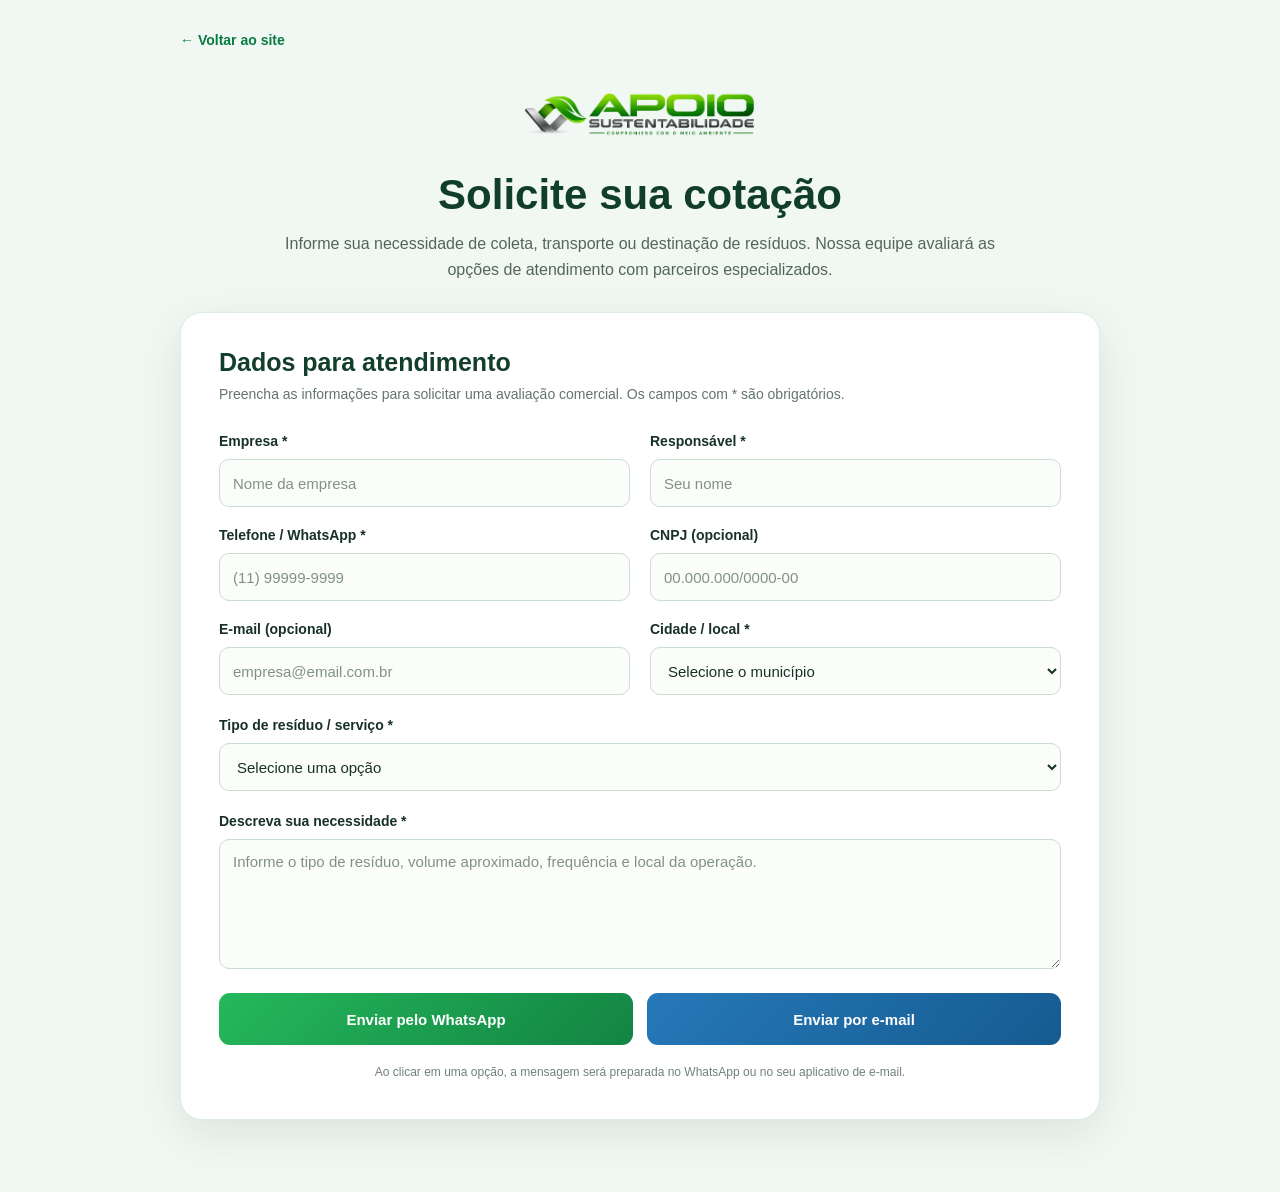
<file: solicitar-cotacao.html>
<!DOCTYPE html>
<html lang="pt-BR">
<head>
  <meta charset="UTF-8">
  <meta name="viewport" content="width=device-width, initial-scale=1.0">
  <title>Solicitar Cotação | Apoio Sustentabilidade</title>
  <meta name="description" content="Solicite uma cotação para coleta, transporte, destinação de resíduos e serviços ambientais com a Apoio Sustentabilidade.">
  <link rel="icon" type="image/svg+xml" href="favicon.svg">
  <style>
    *, *::before, *::after { box-sizing: border-box; }
    html { scroll-behavior: smooth; }
    body { margin: 0; font-family: Arial, Helvetica, sans-serif; color: #173126; background: #f1f7f3; line-height: 1.5; }
    .cotacao-page { min-height: 100vh; padding: 28px 18px 72px; }
    .cotacao-container { width: 100%; max-width: 920px; margin: 0 auto; }
    .cotacao-voltar { display: inline-flex; align-items: center; gap: 8px; color: #087c42; font-size: 14px; font-weight: 700; text-decoration: none; margin-bottom: 22px; }
    .cotacao-voltar:hover { text-decoration: underline; }
    .cotacao-topo { text-align: center; margin-bottom: 30px; }
    .cotacao-logo { display: block; width: min(245px, 80%); height: auto; margin: 0 auto 16px; }
    .cotacao-topo h1 { margin: 0 0 12px; color: #103e2b; font-size: clamp(30px, 4vw, 42px); line-height: 1.15; }
    .cotacao-topo p { max-width: 710px; margin: 0 auto; color: #52675a; font-size: 16px; line-height: 1.6; }
    .cotacao-page .quote-card { padding: 34px 38px 38px; border: 1px solid #dfece4; border-radius: 22px; background: #fff; box-shadow: 0 14px 45px rgba(16,46,32,.09); }
    .cotacao-page .quote-card h2 { margin: 0 0 6px; color: #123e2b; font-size: 25px; line-height: 1.25; }
    .cotacao-page .quote-intro { margin: 0 0 26px; color: #64766b; font-size: 14px; }
    .cotacao-page form { display: grid; gap: 20px; }
    .cotacao-page .form-grid { display: grid; grid-template-columns: repeat(2, minmax(0, 1fr)); gap: 18px 20px; }
    .cotacao-page .form-field { display: flex; flex-direction: column; min-width: 0; gap: 7px; }
    .cotacao-page .form-field label { display: block; color: #173126; font-size: 14px; font-weight: 700; }
    .cotacao-page .form-field input, .cotacao-page .form-field select, .cotacao-page .form-field textarea { display: block; width: 100%; min-width: 0; min-height: 48px; padding: 11px 13px; border: 1px solid #cbdcd1; border-radius: 10px; background: #fbfdfb; color: #173126; font: inherit; font-size: 15px; line-height: 1.4; outline: none; transition: border-color .2s, box-shadow .2s; }
    .cotacao-page .form-field input:focus, .cotacao-page .form-field select:focus, .cotacao-page .form-field textarea:focus { border-color: #16854f; box-shadow: 0 0 0 3px rgba(22,133,79,.13); }
    .cotacao-page .form-field textarea { min-height: 130px; resize: vertical; }
    .cotacao-page .form-field input::placeholder, .cotacao-page .form-field textarea::placeholder { color: #819187; }
    .cotacao-page #cidadeOutro { margin-top: 4px; }
    .cotacao-page .form-actions { display: grid; grid-template-columns: repeat(2, minmax(0, 1fr)); gap: 14px; margin-top: 4px; }
    .cotacao-page .form-actions .btn { display: inline-flex; align-items: center; justify-content: center; width: 100%; min-height: 52px; padding: 13px 16px; border: 0; border-radius: 11px; color: #fff; font: inherit; font-size: 15px; font-weight: 700; line-height: 1.3; text-align: center; cursor: pointer; transition: transform .2s, box-shadow .2s; }
    .cotacao-page .form-actions .btn:hover { transform: translateY(-2px); box-shadow: 0 10px 22px rgba(16,46,32,.15); }
    .cotacao-page .btn-whatsapp { background: linear-gradient(135deg, #25b85b, #138443); }
    .cotacao-page .btn-email { background: linear-gradient(135deg, #2679b8, #155b91); }
    .cotacao-note { margin: 18px 0 0; color: #718278; font-size: 12px; text-align: center; }
    @media (max-width: 650px) {
      .cotacao-page { padding: 18px 14px 44px; }
      .cotacao-page .quote-card { padding: 23px 18px 26px; border-radius: 17px; }
      .cotacao-page .form-grid, .cotacao-page .form-actions { grid-template-columns: 1fr; }
      .cotacao-page form { gap: 17px; }
      .cotacao-topo { margin-bottom: 24px; }
      .cotacao-topo p { font-size: 14px; }
    }
  </style>
</head>
<body>
  <main class="cotacao-page">
    <div class="cotacao-container">
      <a class="cotacao-voltar" href="index.html">← Voltar ao site</a>
      <div class="cotacao-topo">
        <img class="cotacao-logo" src="logo-apoio.png" alt="Apoio Sustentabilidade">
        <h1>Solicite sua cotação</h1>
        <p>Informe sua necessidade de coleta, transporte ou destinação de resíduos. Nossa equipe avaliará as opções de atendimento com parceiros especializados.</p>
      </div>
      <div class="quote-card quote-card-v2" id="cotacao">
        <h2>Dados para atendimento</h2>
        <p class="quote-intro">Preencha as informações para solicitar uma avaliação comercial. Os campos com * são obrigatórios.</p>
        <form id="quoteForm">
          <div class="form-grid">
            <div class="form-field"><label for="empresa">Empresa *</label><input id="empresa" name="empresa" required placeholder="Nome da empresa" autocomplete="organization"></div>
            <div class="form-field"><label for="nome">Responsável *</label><input id="nome" name="nome" required placeholder="Seu nome" autocomplete="name"></div>
            <div class="form-field"><label for="telefone">Telefone / WhatsApp *</label><input id="telefone" name="telefone" type="tel" required placeholder="(11) 99999-9999" autocomplete="tel"></div>
            <div class="form-field"><label for="cnpj">CNPJ (opcional)</label><input id="cnpj" name="cnpj" inputmode="numeric" placeholder="00.000.000/0000-00"></div>
            <div class="form-field"><label for="email">E-mail (opcional)</label><input id="email" name="email" type="email" placeholder="empresa@email.com.br" autocomplete="email"></div>
            <div class="form-field">
              <label for="cidade">Cidade / local *</label>
              <select id="cidade" name="cidade" required>
                <option value="">Selecione o município</option>
                <option>São Paulo - SP</option><option>Guarulhos - SP</option><option>Osasco - SP</option><option>Carapicuíba - SP</option><option>Barueri - SP</option><option>Cotia - SP</option><option>Embu das Artes - SP</option><option>Santo André - SP</option><option>São Bernardo do Campo - SP</option><option>São Caetano do Sul - SP</option><option>Diadema - SP</option><option>Mauá - SP</option><option>Jundiaí - SP</option><option>Campo Limpo Paulista - SP</option><option>Várzea Paulista - SP</option><option>Jarinu - SP</option><option>Itupeva - SP</option><option>Campinas - SP</option><option value="Outro município">Outro município</option>
              </select>
              <input id="cidadeOutro" name="cidadeOutro" placeholder="Digite o município e UF" style="display:none">
            </div>
          </div>
          <div class="form-field"><label for="servico">Tipo de resíduo / serviço *</label>
            <select id="servico" name="servico" required>
              <option value="">Selecione uma opção</option>
              <option>Coleta e transporte de resíduos</option><option>Resíduos Classe I</option><option>Resíduos Classe II</option><option>Resíduos industriais</option><option>Resíduos líquidos</option><option>Resíduos eletrônicos</option><option>Lixo comum empresarial</option><option>Caminhão Auto Vácuo</option><option>Hidrojateamento industrial</option><option>Limpeza de caixa separadora água e óleo</option><option>Limpeza de caixa de gordura / fossa</option><option>Locação de caçambas</option><option>Logística reversa</option><option>MTR, CADRI e documentação ambiental</option><option>Outros serviços</option>
            </select>
          </div>
          <div class="form-field"><label for="necessidade">Descreva sua necessidade *</label><textarea id="necessidade" name="necessidade" required placeholder="Informe o tipo de resíduo, volume aproximado, frequência e local da operação."></textarea></div>
          <div class="form-actions">
            <button type="submit" class="btn btn-whatsapp">Enviar pelo WhatsApp</button>
            <button type="button" id="btnEmail" class="btn btn-email">Enviar por e-mail</button>
          </div>
        </form>
        <p class="cotacao-note">Ao clicar em uma opção, a mensagem será preparada no WhatsApp ou no seu aplicativo de e-mail.</p>
      </div>
    </div>
  </main>
  <script>
    document.addEventListener("DOMContentLoaded", function () {
      const form = document.getElementById("quoteForm");
      const btnEmail = document.getElementById("btnEmail");
      const cidade = document.getElementById("cidade");
      const cidadeOutro = document.getElementById("cidadeOutro");
      const campoTelefone = document.getElementById("telefone");
      if (!form) return;

      cidade.addEventListener("change", function () {
        const outro = cidade.value === "Outro município";
        cidadeOutro.style.display = outro ? "block" : "none";
        cidadeOutro.required = outro;
        if (!outro) cidadeOutro.value = "";
      });
      campoTelefone.addEventListener("input", function () { this.setCustomValidity(""); });

      function prepararMensagem() {
        if (!form.reportValidity()) return null;
        const valor = id => document.getElementById(id).value.trim();
        const telefone = valor("telefone");
        const digitos = telefone.replace(/\D/g, "");
        if (digitos.length !== 10 && digitos.length !== 11) {
          campoTelefone.setCustomValidity("Informe um telefone válido com DDD.");
          campoTelefone.reportValidity();
          return null;
        }
        campoTelefone.setCustomValidity("");
        const local = cidade.value === "Outro município" ? cidadeOutro.value.trim() : cidade.value;
        return [
          "Olá! Gostaria de solicitar uma cotação à Apoio Sustentabilidade.", "",
          "Empresa: " + valor("empresa"),
          "Responsável: " + valor("nome"),
          "Telefone / WhatsApp: " + telefone,
          valor("cnpj") ? "CNPJ: " + valor("cnpj") : "",
          valor("email") ? "E-mail: " + valor("email") : "",
          "Cidade / local: " + local,
          "Serviço: " + valor("servico"),
          "Necessidade: " + valor("necessidade")
        ].filter(Boolean).join("\n");
      }

      form.addEventListener("submit", function (event) {
        event.preventDefault();
        const mensagem = prepararMensagem();
        if (!mensagem) return;
        window.open("https://wa.me/5511994576047?text=" + encodeURIComponent(mensagem), "_blank", "noopener,noreferrer");
      });
      btnEmail.addEventListener("click", function () {
        const mensagem = prepararMensagem();
        if (!mensagem) return;
        window.location.href = "mailto:apoiosustentabilidade@gmail.com" +
          "?subject=" + encodeURIComponent("Solicitação de cotação - Apoio Sustentabilidade") +
          "&body=" + encodeURIComponent(mensagem);
      });
    });
  </script>
</body>
</html>
</file>
<file: styles.css>
:root {
  --green: #16854f;
  --green-light: #26b768;
  --green-dark: #0c5b38;
  --green-soft: #eaf6ef;

  --dark: #102d22;
  --dark-2: #174635;

  --text: #173126;
  --muted: #65766d;
  --line: #dce8e1;

  --light: #f6faf7;
  --white: #ffffff;

  --shadow-sm: 0 8px 22px rgba(15, 53, 39, 0.08);
  --shadow-md: 0 16px 38px rgba(15, 53, 39, 0.12);
  --shadow-lg: 0 24px 60px rgba(15, 53, 39, 0.16);

  --radius: 18px;
}


/* =========================================================
   RESET
   ========================================================= */

* {
  box-sizing: border-box;
}

html {
  scroll-behavior: smooth;
  scroll-padding-top: 90px;
}

body {
  margin: 0;
  font-family: "Inter", Arial, sans-serif;
  color: var(--text);
  background: var(--white);
  line-height: 1.6;
}

img {
  display: block;
  max-width: 100%;
}

a {
  color: inherit;
  text-decoration: none;
}

button,
input,
select,
textarea {
  font: inherit;
}

.container {
  width: min(1180px, calc(100% - 32px));
  margin-inline: auto;
}


/* =========================================================
   CABEÇALHO
   ========================================================= */

.header {
  position: sticky;
  top: 0;
  z-index: 1000;
  background: rgba(255, 255, 255, 0.98);
  border-bottom: 1px solid var(--line);
  backdrop-filter: blur(10px);
}

.nav-wrap {
  min-height: 84px;
  display: flex;
  align-items: center;
  justify-content: space-between;
  flex-wrap: nowrap;
  gap: 14px;
}

.brand {
  display: flex;
  align-items: center;
  flex: 0 0 auto;
}

.brand-logo {
  width: 255px;
  max-height: 65px;
  object-fit: contain;
}

.nav {
  display: flex;
  align-items: center;
  gap: 22px;
  margin-left: auto;
  font-size: 14px;
  font-weight: 700;
}

.nav > a:not(.btn) {
  position: relative;
  padding: 30px 0;
}

.nav > a:not(.btn)::after {
  content: "";
  position: absolute;
  left: 0;
  bottom: 21px;
  width: 0;
  height: 2px;
  background: var(--green);
  transition: width 0.2s ease;
}

.nav > a:not(.btn):hover::after {
  width: 100%;
}

.menu-toggle {
  display: none;
  padding: 4px;
  border: 0;
  background: transparent;
  color: var(--dark);
  font-size: 28px;
  cursor: pointer;
}


/* =========================================================
   BOTÕES
   ========================================================= */

.btn {
  display: inline-flex;
  align-items: center;
  justify-content: center;

  min-height: 48px;
  padding: 12px 22px;

  border: 1px solid transparent;
  border-radius: 12px;

  background: linear-gradient(
    135deg,
    var(--green-light),
    var(--green)
  );

  color: var(--white);
  font-weight: 800;

  cursor: pointer;

  box-shadow: 0 9px 22px rgba(22, 133, 79, 0.2);

  transition:
    transform 0.2s ease,
    box-shadow 0.2s ease;
}

.btn:hover {
  transform: translateY(-2px);
  box-shadow: 0 14px 30px rgba(22, 133, 79, 0.27);
}

.btn-sm {
  min-height: 42px;
  padding: 10px 17px;
  font-size: 13px;
}

.btn-outline {
  background: transparent;
  color: var(--green);
  border-color: var(--green);
  box-shadow: none;
}

.btn-whatsapp {
  background: linear-gradient(135deg, #25d366, #168d49);
}

.btn-email {
  background: linear-gradient(135deg, #2879b7, #155b91);
}


/* =========================================================
   TEXTOS DE DESTAQUE
   ========================================================= */

.eyebrow {
  display: inline-block;
  margin-bottom: 12px;

  color: var(--green);

  font-size: 12px;
  font-weight: 800;
  letter-spacing: 0.12em;
  text-transform: uppercase;
}

.eyebrow.light {
  color: #9af0bc;
}


/* =========================================================
   HERO PADRÃO - PÁGINAS INTERNAS
   ========================================================= */

.hero {
  position: relative;
  overflow: hidden;

 padding: 24px 0;

  background:
    radial-gradient(
      circle at 84% 18%,
      rgba(38, 183, 104, 0.18),
      transparent 30%
    ),
    linear-gradient(
      125deg,
      #092c20 0%,
      #10563b 100%
    );

  color: var(--white);
}

.hero-grid {
  position: relative;
  z-index: 2;

  display: grid;
  grid-template-columns: 1.08fr 0.92fr;

  gap: 42px;
  align-items: start;
}

.hero-copy {
  max-width: 700px;
}

.hero h1 {
  margin: 0;

  font-size: clamp(42px, 4.8vw, 64px);
  font-weight: 800;
  line-height: 1.03;
  letter-spacing: -0.04em;

  color: var(--white);
}

.hero h1 strong {
  display: block;
  color: #79e6a3;
}

.hero-lead {
  margin: 20px 0 0;

  font-size: 20px;
  font-weight: 600;

  color: rgba(255, 255, 255, 0.95);
}

.hero-description {
  margin: 12px 0 0;
  color: rgba(255, 255, 255, 0.78);
}

.hero-actions {
  display: flex;
  flex-wrap: wrap;
  gap: 14px;

  margin-top: 26px;
}

.hero .btn-outline {
  color: var(--white);
  border-color: rgba(255, 255, 255, 0.76);
}

.hero-features {
  display: grid;
  grid-template-columns: repeat(3, 1fr);

  gap: 12px;

  margin-top: 28px;
}

.hero-feature {
  display: flex;
  gap: 10px;

  padding: 14px 12px;

  border-top: 1px solid rgba(255, 255, 255, 0.16);
}

.hero-feature strong,
.hero-feature small {
  display: block;
}

.hero-feature strong {
  color: var(--white);
}

.hero-feature small {
  margin-top: 2px;

  color: rgba(255, 255, 255, 0.7);

  font-size: 12px;
}

.feature-icon {
  width: 26px;
  height: 26px;

  flex: 0 0 26px;

  display: grid;
  place-items: center;

  border-radius: 50%;

  background: rgba(121, 230, 163, 0.18);
  color: #82e8a8;

  font-weight: 900;
}


/* =========================================================
   HOME - HERO NOVO CLARO COM FOTOGRAFIA
   ========================================================= */

.hero.hero-v2 {
  position: relative;

  padding: 24px 0;

  background:
  linear-gradient(
    90deg,
    rgba(5, 58, 39, 0.88) 0%,
    rgba(5, 58, 39, 0.80) 25%,
    rgba(5, 58, 39, 0.60) 42%,
    rgba(5, 58, 39, 0.22) 58%,
    rgba(5, 58, 39, 0.00) 72%
  ),
  url("/banner-home-apoio.png") center center / cover no-repeat;

color: #ffffff;

  }


/* camada clara SOMENTE no lado do texto */

.hero.hero-v2::before {
  content: "";

  position: absolute;
  inset: 0;

  z-index: 0;

  pointer-events: none;

  background:
    linear-gradient(
      90deg,
      rgba(255, 255, 255, 0.98) 0%,
      rgba(255, 255, 255, 0.94) 22%,
      rgba(255, 255, 255, 0.86) 37%,
      rgba(255, 255, 255, 0.58) 50%,
      rgba(255, 255, 255, 0.18) 62%,
      rgba(255, 255, 255, 0.00) 74%
    );
}

.hero.hero-v2 .hero-grid {
  position: relative;
  z-index: 2;
}

.hero-copy-v2 {
  padding-top: 22px;
}

.hero.hero-v2 .hero-eyebrow {
  color: #087c43;
}

.hero.hero-v2 h1 {
  color: #102d22;
  text-shadow: none;
}

.hero.hero-v2 h1 strong {
  color: #1fb867;
}

.hero.hero-v2 .hero-lead {
  color: #18382c;
  text-shadow: none;
}

.hero.hero-v2 .hero-description {
  color: #4c6357;
  text-shadow: none;
}

.hero.hero-v2 .hero-feature {
  border-top-color: rgba(22, 133, 79, 0.2);
}

.hero.hero-v2 .hero-feature strong {
  color: #173126;
}

.hero.hero-v2 .hero-feature small {
  color: #5e7468;
}

.hero.hero-v2 .feature-icon {
  background: rgba(31, 184, 103, 0.12);
  color: #16854f;
}

.hero.hero-v2 .btn-outline {
  background: rgba(255, 255, 255, 0.88);
  color: var(--green);
  border-color: var(--green);
}


/* =========================================================
   FORMULÁRIO
   ========================================================= */

.quote-card {
  background: rgba(255, 255, 255, 0.98);
  color: var(--text);

  border: 1px solid rgba(220, 232, 225, 0.95);
  border-radius: 22px;

  box-shadow: var(--shadow-lg);
}

.quote-card-v2 {
  padding: 18px 22px;
}

.quote-card .eyebrow {
  color: var(--green);
}

.quote-card h2 {
  margin: 0;

  color: #102d22;

  font-size: 29px;
  line-height: 1.15;
  letter-spacing: -0.02em;
}

.quote-intro {
  margin: 7px 0 12px;

  color: var(--muted);
  font-size: 14px;
}

.quote-card form {
  display: grid;
 gap: 8px;
}

.form-grid {
  display: grid;
  grid-template-columns: repeat(2, 1fr);

  gap: 8px;
}

.form-field {
  display: grid;
  gap: 6px;
}

.form-field label {
  color: #152f24;

  font-size: 13px;
  font-weight: 700;
}

.form-field label span {
  color: #cf3028;
}

.form-field label small {
  margin-left: 4px;

  color: var(--muted);

  font-size: 11px;
  font-weight: 500;
}

.form-field input,
.form-field select,
.form-field textarea {
  width: 100%;

  padding: 10px 12px;

  border: 1px solid var(--line);
  border-radius: 10px;

  background: #fcfefd;
  color: var(--text);

  outline: none;

  transition:
    border-color 0.2s ease,
    box-shadow 0.2s ease;
}

.form-field input:focus,
.form-field select:focus,
.form-field textarea:focus {
  border-color: var(--green-light);

  box-shadow:
    0 0 0 3px rgba(38, 183, 104, 0.12);
}

.form-field textarea {
  min-height: 72px;
  resize: vertical;
}

.send-choice {
  padding: 8px 12px;

  border: 1px solid var(--line);
  border-radius: 12px;

  background: #f3f8f5;
}

.send-choice strong {
  display: block;

  color: #173126;
  font-size: 14px;
}

.send-choice p {
  margin: 3px 0 0;

  color: var(--muted);
  font-size: 12px;
}

.form-actions {
  display: grid;
  grid-template-columns: 1fr 1fr;

  gap: 10px;
}

.form-required {
  margin: 0;

  color: var(--muted);

  text-align: right;
  font-size: 11px;
}


/* =========================================================
   FAIXA DE CONFIANÇA
   ========================================================= */

.trust-strip {
  background: #f1f8f4;
  border-bottom: 1px solid var(--line);
}

.trust-grid {
  display: grid;
  grid-template-columns: repeat(4, 1fr);
}

.trust-item {
  padding: 22px 24px;

  border-right: 1px solid var(--line);
}

.trust-item:last-child {
  border-right: 0;
}

.trust-item strong,
.trust-item span {
  display: block;
}

.trust-item strong {
  margin-bottom: 5px;

  color: #123426;
}

.trust-item span {
  color: var(--muted);

  font-size: 13px;
  line-height: 1.45;
}


/* =========================================================
   SEÇÕES
   ========================================================= */

.section {
  padding: 72px 0;
}

.section-soft {
  background: #fbfdfb;
}

.section-dark {
  padding: 72px 0;

  background:
    radial-gradient(
      circle at 12% 0%,
      rgba(38, 183, 104, 0.14),
      transparent 30%
    ),
    linear-gradient(
      135deg,
      #0b3023,
      #174835
    );

  color: var(--white);
}

.section-heading {
  max-width: 780px;

  margin-bottom: 30px;
}

.section-heading-center {
  margin-inline: auto;
  text-align: center;
}

.section-heading h2,
.about-content h2,
.value-content h2,
.documentation-section h2,
.regions-section h2,
.final-cta h2 {
  margin: 0;

  color: #123025;

  font-size: clamp(34px, 4vw, 50px);
  line-height: 1.08;
  letter-spacing: -0.03em;
}

.section-dark .section-heading h2,
.section-dark .value-content h2,
.final-cta h2 {
  color: var(--white);
}

.section-heading p {
  margin: 14px 0 0;

  color: var(--muted);
}

.section-dark .section-heading p,
.section-dark .lead {
  color: rgba(255, 255, 255, 0.78);
}


/* =========================================================
   SERVIÇOS COM FOTOGRAFIAS
   ========================================================= */

.service-photo-grid {
  display: grid;
  grid-template-columns: repeat(3, 1fr);

  gap: 18px;
}

.service-photo-card {
  overflow: hidden;

  display: flex;
  flex-direction: column;

  border: 1px solid var(--line);
  border-radius: 18px;

  background: var(--white);

  box-shadow:
    0 7px 22px rgba(15, 53, 39, 0.06);

  transition:
    transform 0.2s ease,
    box-shadow 0.2s ease;
}

.service-photo-card:hover {
  transform: translateY(-4px);
  box-shadow: var(--shadow-md);
}

.service-photo {
  position: relative;

  height: 145px;

  overflow: hidden;

  background: #dfeae3;
}

.service-photo img {
  width: 100%;
  height: 145px;

  object-fit: cover;
  object-position: center;
}

.service-photo::after {
  content: "";

  position: absolute;
  left: 0;
  right: 0;
  bottom: 0;

  height: 42%;

  background:
    linear-gradient(
      to top,
      rgba(7, 42, 29, 0.54),
      transparent
    );
}

.service-photo-tag {
  position: absolute;
  left: 14px;
  bottom: 12px;

  z-index: 2;

  padding: 5px 10px;

  border-radius: 999px;

  background: rgba(255, 255, 255, 0.95);

  color: var(--green-dark);

  font-size: 11px;
  font-weight: 800;
}

.service-photo-content {
  display: flex;
  flex: 1;
  flex-direction: column;

  padding: 18px 20px 20px;
}

.service-photo-content h3 {
  margin: 0;

  color: #123025;

  font-size: 20px;
  line-height: 1.2;
}

.service-photo-content p {
  margin: 8px 0 0;

  color: var(--muted);

  font-size: 14px;
  line-height: 1.45;
}

.card-link {
  display: inline-block;

  margin-top: auto;
  padding-top: 16px;

  color: var(--green);

  font-size: 13px;
  font-weight: 800;
}


/* =========================================================
   SOLUÇÕES OPERACIONAIS
   ========================================================= */

.operation-grid {
  display: grid;
  grid-template-columns: repeat(4, 1fr);

  gap: 16px;
}

.operation-card {
  display: flex;
  flex-direction: column;

  min-height: 215px;

  padding: 22px;

  border: 1px solid rgba(255, 255, 255, 0.12);
  border-radius: 18px;

  background: rgba(255, 255, 255, 0.07);

  color: var(--white);

  transition:
    transform 0.2s ease,
    background 0.2s ease,
    border-color 0.2s ease;
}

.operation-card:hover {
  transform: translateY(-4px);

  background: rgba(255, 255, 255, 0.11);
  border-color: rgba(154, 240, 188, 0.35);
}

.operation-visual {
  width: 62px;
  height: 62px;

  display: grid;
  place-items: center;

  margin-bottom: 16px;

  border: 1px solid rgba(154, 240, 188, 0.24);
  border-radius: 16px;

  background: rgba(154, 240, 188, 0.1);

  color: #9af0bc;
}

.operation-visual svg {
  width: 40px;
  height: 40px;

  display: block;

  fill: none !important;
  stroke: currentColor !important;
}

.operation-visual svg * {
  fill: none !important;
  stroke: currentColor !important;
}

.operation-card strong {
  color: var(--white);

  font-size: 17px;
  line-height: 1.22;
}

.operation-card small {
  display: block;

  margin-top: 9px;

  color: rgba(255, 255, 255, 0.74);

  font-size: 13px;
  line-height: 1.45;
}

.operation-link {
  margin-top: auto;
  padding-top: 14px;

  color: #9af0bc;

  font-size: 12px;
  font-weight: 800;
}


/* =========================================================
   SOBRE
   ========================================================= */

.about-grid {
  display: grid;
  grid-template-columns: 1.05fr 0.95fr;

  gap: 48px;

  align-items: center;
}

.about-content p {
  color: var(--muted);
}

.about-panel {
  display: grid;
  grid-template-columns: repeat(2, 1fr);

  gap: 14px;
}

.about-highlight {
  min-height: 150px;

  padding: 22px;

  border: 1px solid var(--line);
  border-radius: 16px;

  background: var(--light);
}

.about-highlight strong,
.about-highlight span {
  display: block;
}

.about-highlight strong {
  margin-bottom: 8px;

  color: #123025;
}

.about-highlight span {
  color: var(--muted);
  font-size: 13px;
}


/* =========================================================
   PROCESSO
   ========================================================= */

.process-section {
  background: #f8fbf9;
}

.process-grid {
  display: grid;
  grid-template-columns: repeat(4, 1fr);

  gap: 16px;
}

.process-card {
  padding: 24px;

  border: 1px solid var(--line);
  border-radius: 18px;

  background: var(--white);
}

.process-card > span {
  width: 46px;
  height: 46px;

  display: inline-flex;
  align-items: center;
  justify-content: center;

  margin-bottom: 16px;

  border-radius: 50%;

  background: var(--green);
  color: var(--white);

  font-weight: 800;
}

.process-card h3 {
  margin: 0;

  color: #123025;
}

.process-card p {
  margin-bottom: 0;

  color: var(--muted);

  font-size: 13px;
}


/* =========================================================
   VALORIZAÇÃO
   ========================================================= */

.value-grid {
  display: grid;
  grid-template-columns: 1.05fr 0.95fr;

  gap: 48px;

  align-items: center;
}

.value-content p {
  color: rgba(255, 255, 255, 0.8);
}

.value-panel {
  padding: 30px;

  border: 1px solid rgba(255, 255, 255, 0.12);
  border-radius: 20px;

  background: rgba(255, 255, 255, 0.08);
}

.value-panel > strong {
  display: block;

  margin-bottom: 14px;

  color: var(--white);
  font-size: 20px;
}

.check-list {
  margin: 0;
  padding: 0;

  list-style: none;
}

.check-list li {
  position: relative;

  padding: 11px 0 11px 26px;

  border-bottom: 1px solid rgba(255, 255, 255, 0.1);
}

.check-list li:last-child {
  border-bottom: 0;
}

.check-list li::before {
  content: "✓";

  position: absolute;
  left: 0;

  color: #7de7a7;
  font-weight: 800;
}


/* =========================================================
   DOCUMENTAÇÃO
   ========================================================= */

.documentation-grid {
  display: grid;
  grid-template-columns: 0.95fr 1.05fr;

  gap: 48px;

  align-items: center;
}

.documentation-section p {
  color: var(--muted);
}

.document-grid {
  display: grid;
  grid-template-columns: repeat(2, 1fr);

  gap: 14px;
}

.document-card {
  min-height: 145px;

  padding: 22px;

  border: 1px solid var(--line);
  border-radius: 16px;

  background: var(--light);
}

.document-card strong,
.document-card span {
  display: block;
}

.document-card strong {
  margin-bottom: 8px;

  color: var(--green);

  font-size: 20px;
}

.document-card span {
  color: var(--muted);
  font-size: 13px;
}


/* =========================================================
   REGIÕES
   ========================================================= */

.regions-section {
  background: #f7faf8;
}

.regions-grid {
  display: grid;
  grid-template-columns: 0.9fr 1.1fr;

  gap: 46px;

  align-items: center;
}

.regions-section p {
  color: var(--muted);
}

.region-list {
  display: flex;
  flex-wrap: wrap;

  gap: 10px;
}

.region-list span {
  padding: 10px 14px;

  border: 1px solid var(--line);
  border-radius: 999px;

  background: var(--white);

  color: #173126;

  font-size: 13px;
  font-weight: 600;
}


/* =========================================================
   CTA FINAL
   ========================================================= */

.final-cta {
  padding: 66px 0;

  background:
    radial-gradient(
      circle at 90% 10%,
      rgba(38, 183, 104, 0.18),
      transparent 28%
    ),
    linear-gradient(
      135deg,
      #0c3124,
      #105a3b
    );

  color: var(--white);
}

.final-cta-box {
  display: grid;
  grid-template-columns: 1fr auto;

  gap: 30px;

  align-items: center;
}

.final-cta p {
  color: rgba(255, 255, 255, 0.78);
}

.final-cta-actions {
  display: flex;
  flex-wrap: wrap;

  gap: 12px;
}


/* =========================================================
   FOOTER
   ========================================================= */

.footer {
  padding: 52px 0 18px;

  background: #081f17;

  color: rgba(255, 255, 255, 0.76);
}

.footer-grid {
  display: grid;
  grid-template-columns: 1.5fr 1fr 1fr 1fr;

  gap: 34px;
}

.footer-logo {
  width: 220px;

  margin-bottom: 14px;

  filter: brightness(0) invert(1);
}

.footer p {
  max-width: 320px;

  font-size: 14px;
}

.footer strong {
  display: block;

  margin-bottom: 12px;

  color: var(--white);
}

.footer a {
  display: block;

  margin: 7px 0;

  font-size: 14px;
}

.footer a:hover {
  color: #8be9b0;
}

.footer-bottom {
  display: flex;
  justify-content: space-between;

  gap: 24px;

  margin-top: 40px;
  padding-top: 18px;

  border-top: 1px solid rgba(255, 255, 255, 0.1);

  font-size: 12px;
}


/* =========================================================
   WHATSAPP FLUTUANTE
   ========================================================= */

.whatsapp-float {
  position: fixed;
  right: 18px;
  bottom: 18px;

  z-index: 1200;

  display: inline-flex;
  align-items: center;
  justify-content: center;

  min-height: 50px;

  padding: 13px 18px;

  border-radius: 999px;

  background: #21bd5a;
  color: var(--white);

  font-size: 14px;
  font-weight: 800;

  box-shadow:
    0 12px 28px rgba(0, 0, 0, 0.22);
}


/* =========================================================
   COMPATIBILIDADE PÁGINAS INTERNAS
   ========================================================= */

.cards {
  display: grid;
  grid-template-columns: repeat(4, 1fr);

  gap: 18px;
}

.card {
  padding: 24px;

  border: 1px solid var(--line);
  border-radius: var(--radius);

  background: var(--white);

  box-shadow: var(--shadow-sm);
}

.card .icon {
  width: 50px;
  height: 50px;

  display: grid;
  place-items: center;

  margin-bottom: 16px;

  border-radius: 13px;

  background: var(--green-soft);
  color: var(--green);
}

.card h3 {
  margin: 0;
}

.card p {
  color: var(--muted);
}

.area-panel {
  padding: 28px;

  border: 1px solid var(--line);
  border-radius: 18px;

  background: var(--light);
}

.section-dark .area-panel {
  border-color: rgba(255, 255, 255, 0.12);
  background: rgba(255, 255, 255, 0.08);
}

.two-col {
  display: grid;
  grid-template-columns: 1fr 1fr;

  gap: 44px;

  align-items: center;
}

.cta {
  padding: 66px 0;

  background: var(--light);
}

.cta-box {
  display: grid;
  grid-template-columns: 1fr auto;

  gap: 30px;

  align-items: center;

  padding: 36px;

  border: 1px solid var(--line);
  border-radius: 20px;

  background: var(--white);

  box-shadow: var(--shadow-sm);
}

.contact-links {
  display: flex;
  flex-direction: column;

  gap: 10px;
}


/* =========================================================
   TABLET
   ========================================================= */

@media (max-width: 1080px) {

  .nav {
    gap: 14px;
    font-size: 13px;
  }

  .brand-logo {
    width: 220px;
  }

  .hero-grid,
  .about-grid,
  .value-grid,
  .documentation-grid,
  .regions-grid {
    grid-template-columns: 1fr;
  }

  .hero.hero-v2 {
    background-position: center center;
  }

  .hero.hero-v2::before {
    background:
      linear-gradient(
        90deg,
        rgba(255, 255, 255, 0.96) 0%,
        rgba(255, 255, 255, 0.90) 45%,
        rgba(255, 255, 255, 0.58) 68%,
        rgba(255, 255, 255, 0.15) 100%
      );
  }

  .quote-card-v2 {
    max-width: 760px;
  }

  .service-photo-grid {
    grid-template-columns: repeat(2, 1fr);
  }

  .operation-grid,
  .process-grid,
  .cards {
    grid-template-columns: repeat(2, 1fr);
  }

  .trust-grid {
    grid-template-columns: repeat(2, 1fr);
  }

  .footer-grid {
    grid-template-columns: repeat(2, 1fr);
  }

  .final-cta-box,
  .cta-box {
    grid-template-columns: 1fr;
  }
}


/* =========================================================
   CELULAR / TABLET PEQUENO
   ========================================================= */

@media (max-width: 820px) {

  .nav-wrap {
    min-height: 76px;
  }

  .brand-logo {
    width: 200px;
  }

  .menu-toggle {
    display: block;
  }

  .nav {
    position: absolute;
    top: 76px;
    left: 0;
    right: 0;
    width: 100%;
max-width: 100vw;
box-sizing: border-box;
overflow-x: hidden;
    display: none;

    flex-direction: column;
    align-items: stretch;

    gap: 0;

    padding: 14px 20px 20px;

    background: var(--white);

    border-bottom: 1px solid var(--line);

    box-shadow: var(--shadow-sm);
  }

  .nav.open {
    display: flex;
  }

  .nav > a:not(.btn) {
    padding: 12px 0;
  }

  .nav > a:not(.btn)::after {
    display: none;
  }

  .hero.hero-v2 {
    background-position: 60% center;
  }

  .hero.hero-v2::before {
    background:
      rgba(255, 255, 255, 0.86);
  }

  .hero-features {
    grid-template-columns: 1fr;
  }

  .form-grid,
  .form-actions,
  .document-grid,
  .about-panel {
    grid-template-columns: 1fr;
  }

  .section,
  .section-dark {
    padding: 58px 0;
  }

  .footer-bottom {
    flex-direction: column;
  }
}


/* =========================================================
   CELULAR
   ========================================================= */

@media (max-width: 620px) {

  .container {
    width: min(100% - 24px, 1180px);
  }

  .brand-logo {
    width: 180px;
  }

  .hero {
    padding: 42px 0;
  }

  .hero.hero-v2 {
    background-position: 60% center;
  }

  .hero.hero-v2::before {
    background:
      rgba(255, 255, 255, 0.91);
  }

  .hero h1 {
    font-size: clamp(40px, 11vw, 54px);
  }

  .service-photo-grid,
  .operation-grid,
  .process-grid,
  .cards,
  .trust-grid,
  .footer-grid {
    grid-template-columns: 1fr;
  }

  .service-photo,
  .service-photo img {
    height: 135px;
  }

  .operation-card {
    min-height: 195px;
  }

  .hero-actions {
    flex-direction: column;
  }

  .hero-actions .btn {
    width: 100%;
  }

  .quote-card-v2 {
    padding: 22px;
  }

  .whatsapp-float {
    right: 14px;
    bottom: 14px;
  }
}

/* =========================================================
   HERO HOME - AJUSTE VISUAL FINAL
   ========================================================= */

.hero.hero-v2 {
  position: relative !important;
  overflow: hidden !important;

  background:
    linear-gradient(
      90deg,
      rgba(8, 62, 42, 0.94) 0%,
      rgba(8, 62, 42, 0.86) 28%,
      rgba(8, 62, 42, 0.68) 45%,
      rgba(8, 62, 42, 0.28) 60%,
      rgba(8, 62, 42, 0.00) 76%
    ),
    url("/banner-home-apoio.png") center center / cover no-repeat !important;

  color: #ffffff !important;
}

.hero.hero-v2::before {
  display: none !important;
}

.hero.hero-v2 .hero-eyebrow {
  color: #96efb9 !important;
}

.hero.hero-v2 h1 {
  color: #ffffff !important;
  text-shadow: 0 2px 10px rgba(0, 0, 0, 0.18) !important;
}

.hero.hero-v2 h1 strong {
  color: #5be08d !important;
}

.hero.hero-v2 .hero-lead {
  color: #ffffff !important;
  text-shadow: 0 1px 8px rgba(0, 0, 0, 0.18) !important;
}

.hero.hero-v2 .hero-description {
  color: rgba(255, 255, 255, 0.88) !important;
}

.hero.hero-v2 .hero-feature {
  border-top-color: rgba(255, 255, 255, 0.20) !important;
}

.hero.hero-v2 .hero-feature strong {
  color: #ffffff !important;
}

.hero.hero-v2 .hero-feature small {
  color: rgba(255, 255, 255, 0.76) !important;
}

.hero.hero-v2 .feature-icon {
  background: rgba(102, 226, 148, 0.18) !important;
  color: #7ce7a5 !important;
}

.hero.hero-v2 .btn-outline {
  background: rgba(9, 58, 40, 0.34) !important;
  color: #ffffff !important;
  border-color: rgba(255, 255, 255, 0.82) !important;
}

.hero.hero-v2 .quote-card,
.hero.hero-v2 .quote-card-v2 {
  background: rgba(255, 255, 255, 0.98) !important;
  color: #173126 !important;
}

/* CELULAR */
@media (max-width: 820px) {
  .hero.hero-v2 {
    background:
      linear-gradient(
        rgba(7, 58, 39, 0.86),
        rgba(7, 58, 39, 0.86)
      ),
      url("/banner-home-apoio.png") 62% center / cover no-repeat !important;
  }
}

/* =========================================================
   CORREÇÃO DEFINITIVA DO HERO NO CELULAR
   ========================================================= */

@media (max-width: 820px) {

  .hero.hero-v2 {
    background:
      linear-gradient(
        90deg,
        rgba(5, 58, 39, 0.90) 0%,
        rgba(5, 58, 39, 0.80) 45%,
        rgba(5, 58, 39, 0.48) 70%,
        rgba(5, 58, 39, 0.20) 100%
      ),
      url("/banner-home-apoio.png") 58% center / cover no-repeat !important;

    color: #ffffff !important;
  }

  .hero.hero-v2::before {
    display: none !important;
    content: none !important;
  }

  .hero.hero-v2 h1 {
    color: #ffffff !important;
  }

  .hero.hero-v2 h1 strong {
    color: #67e696 !important;
  }

  .hero.hero-v2 .hero-eyebrow {
    color: #9af0bc !important;
  }

  .hero.hero-v2 .hero-lead {
    color: #ffffff !important;
  }

  .hero.hero-v2 .hero-description {
    color: rgba(255, 255, 255, 0.88) !important;
  }

  .hero.hero-v2 .hero-feature strong {
    color: #ffffff !important;
  }

  .hero.hero-v2 .hero-feature small {
    color: rgba(255, 255, 255, 0.78) !important;
  }

  .hero.hero-v2 .btn-outline {
    color: #ffffff !important;
    border-color: rgba(255, 255, 255, 0.85) !important;
    background: rgba(5, 58, 39, 0.30) !important;
  }

  .hero.hero-v2 .quote-card,
  .hero.hero-v2 .quote-card-v2 {
    background: rgba(255, 255, 255, 0.98) !important;
    color: #173126 !important;
  }
}

/* =========================================================
   NOVO VISUAL - EQUIPAMENTOS E SOLUÇÕES
   ========================================================= */

#operacao {
  background: #f3f8f5 !important;
  color: #12352a !important;
}

#operacao .section-heading h2 {
  color: #12352a !important;
}

#operacao .section-heading p,
#operacao .lead {
  color: #53665f !important;
}

/* Cards */
#operacao .operation-card {
  background: #ffffff !important;
  border: 1px solid #dce9e2 !important;
  border-radius: 18px !important;
  box-shadow: 0 8px 24px rgba(15, 66, 47, 0.08) !important;
  color: #12352a !important;
  transition:
    transform 0.25s ease,
    box-shadow 0.25s ease,
    border-color 0.25s ease !important;
}

/* Efeito ao passar o mouse */
#operacao .operation-card:hover {
  transform: translateY(-5px);
  box-shadow: 0 14px 32px rgba(15, 66, 47, 0.15) !important;
  border-color: #8ed8ad !important;
}

/* Títulos */
#operacao .operation-card strong {
  color: #12352a !important;
  font-weight: 800 !important;
}

/* Descrições */
#operacao .operation-card small {
  color: #53665f !important;
  line-height: 1.55 !important;
}

/* Caixa dos ícones */
#operacao .operation-icon {
  background: #eaf7ef !important;
  border: 1px solid #bce6cc !important;
  color: #169c59 !important;
}

/* Ícones */
#operacao .operation-icon svg {
  stroke: #169c59 !important;
}

/* Links */
#operacao .operation-link {
  color: #078947 !important;
  font-weight: 800 !important;
}

/* Melhor espaçamento entre os cards */
#operacao .operation-grid {
  gap: 18px !important;
}

/* =========================================================
   NOVA SEÇÃO - EQUIPAMENTOS E SOLUÇÕES
   ========================================================= */

.equipment-solutions {
  background:
    linear-gradient(
      180deg,
      #f7fbf8 0%,
      #edf6f0 100%
    );
  color: #12352a;
}

.equipment-heading {
  display: grid;
  grid-template-columns: 1.15fr 0.85fr;
  gap: 42px;
  align-items: end;
  margin-bottom: 30px;
}

.equipment-heading h2 {
  margin: 0;
  color: #103126;
  font-size: clamp(38px, 4.3vw, 58px);
  line-height: 1.05;
  letter-spacing: -0.035em;
}

.equipment-heading h2 strong {
  display: block;
  color: #149657;
}

.equipment-heading p {
  margin: 14px 0 0;
  max-width: 760px;
  color: #5c6f65;
  font-size: 16px;
}

.equipment-benefits {
  display: grid;
  grid-template-columns: repeat(3, 1fr);
  gap: 12px;
}

.equipment-benefit {
  padding: 16px;
  border: 1px solid #dbe9e1;
  border-radius: 16px;
  background: rgba(255,255,255,0.85);
  text-align: center;
}

.equipment-benefit > span {
  width: 42px;
  height: 42px;
  display: grid;
  place-items: center;
  margin: 0 auto 10px;
  border-radius: 12px;
  background: #e7f6ec;
  color: #139957;
  font-weight: 900;
}

.equipment-benefit strong {
  display: block;
  color: #16392d;
  font-size: 14px;
}

.equipment-benefit small {
  display: block;
  margin-top: 4px;
  color: #6b7c73;
  font-size: 12px;
  line-height: 1.35;
}


/* GRID */

.equipment-grid {
  display: grid;
  grid-template-columns: repeat(4, 1fr);
  gap: 18px;
}


/* CARD */

.equipment-card {
  overflow: hidden;
  display: flex;
  flex-direction: column;
  min-height: 360px;
  border: 1px solid #dce8e1;
  border-radius: 18px;
  background: #ffffff;
  box-shadow: 0 8px 24px rgba(15, 62, 45, 0.08);
  transition:
    transform 0.22s ease,
    box-shadow 0.22s ease,
    border-color 0.22s ease;
}

.equipment-card:hover {
  transform: translateY(-5px);
  border-color: #9cd7b5;
  box-shadow: 0 16px 34px rgba(15, 62, 45, 0.14);
}


/* IMAGEM */

.equipment-image {
  height: auto;
  min-height: 0;
  overflow: visible;
  background: transparent;
}

.equipment-image img {
  display: block;
  width: auto;
  max-width: 100%;
  height: auto;
  max-height: 360px;
  object-fit: contain;
  object-position: center;
  margin: 0 auto;
  transition: transform 0.35s ease;
}

.equipment-card:hover .equipment-image img {
  transform: scale(1.035);
}


/* CONTEÚDO */

.equipment-content {
  display: flex;
  flex: 1;
  flex-direction: column;
  padding: 20px;
}

.equipment-content h3 {
  margin: 0;
  color: #103126;
  font-size: 20px;
  line-height: 1.18;
}

.equipment-content p {
  margin: 9px 0 0;
  color: #64766d;
  font-size: 14px;
  line-height: 1.5;
}

.equipment-content span {
  margin-top: auto;
  padding-top: 16px;
  color: #078947;
  font-size: 13px;
  font-weight: 800;
}


/* CTA ABAIXO DOS CARDS */

.equipment-cta {
  display: grid;
  grid-template-columns: 1fr auto;
  gap: 28px;
  align-items: center;
  margin-top: 28px;
  padding: 28px 30px;
  border: 1px solid #d8e9df;
  border-radius: 20px;
  background:
    linear-gradient(
      135deg,
      #e9f7ee 0%,
      #f8fcf9 100%
    );
  box-shadow: 0 10px 24px rgba(13, 70, 48, 0.06);
}

.equipment-cta strong {
  display: block;
  color: #103126;
  font-size: 24px;
  line-height: 1.15;
}

.equipment-cta p {
  margin: 7px 0 0;
  color: #65776e;
}

.equipment-cta-actions {
  display: flex;
  gap: 10px;
}


/* WHATSAPP MAIS VISÍVEL */

.whatsapp-float {
  background: #20c45a !important;
  color: #ffffff !important;
  border: 2px solid #ffffff;
  box-shadow:
    0 12px 30px rgba(0,0,0,0.20),
    0 0 0 4px rgba(32,196,90,0.12);
}


/* TABLET */

@media (max-width: 1080px) {

  .equipment-heading {
    grid-template-columns: 1fr;
  }

  .equipment-grid {
    grid-template-columns: repeat(2, 1fr);
  }

}


/* CELULAR */

@media (max-width: 720px) {

  .equipment-benefits {
    grid-template-columns: 1fr;
  }

  .equipment-grid {
    grid-template-columns: 1fr;
  }

  .equipment-image {
  height: auto;
  min-height: 0;
}

  .equipment-cta {
    grid-template-columns: 1fr;
  }

  .equipment-cta-actions {
    flex-direction: column;
  }

  .equipment-cta-actions .btn {
    width: 100%;
  }

}

/* =========================================================
   DESTAQUE WHATSAPP - CTA FINAL
   ========================================================= */

.final-cta .btn-outline {
  background: #ffffff !important;
  color: #087a43 !important;
  border: 2px solid #ffffff !important;
  font-weight: 800 !important;
  box-shadow: 0 8px 22px rgba(0, 0, 0, 0.16);
}

.final-cta .btn-outline:hover {
  background: #eafff1 !important;
  color: #056b39 !important;
  border-color: #eafff1 !important;
  transform: translateY(-2px);
}

/* botão flutuante */
.whatsapp-float {
  background: #20c45a !important;
  color: #ffffff !important;
  border: 3px solid #ffffff !important;
  font-weight: 800 !important;
  box-shadow:
    0 10px 28px rgba(0, 0, 0, 0.28),
    0 0 0 5px rgba(32, 196, 90, 0.18) !important;
}

/* =========================================================
   POSIÇÃO DO WHATSAPP FLUTUANTE
   ========================================================= */

.whatsapp-float {
  position: fixed !important;
  right: 24px !important;
  bottom: 28px !important;
  z-index: 9999 !important;
}

/* No celular */
@media (max-width: 720px) {
  .whatsapp-float {
    right: 14px !important;
    bottom: 18px !important;
  }
}

/* =========================================================
   AJUSTE FINAL - WHATSAPP FLUTUANTE
   ========================================================= */

.whatsapp-float {
  right: 22px !important;
  bottom: 95px !important;
}

/* Celular */
@media (max-width: 720px) {
  .whatsapp-float {
    right: 14px !important;
    bottom: 85px !important;
  }
}

/* =========================================================
   ECONOMIA CIRCULAR - DESTAQUE VISUAL
   ========================================================= */

.circular-section {
  position: relative;
  background:
    linear-gradient(
      90deg,
      rgba(3, 48, 34, 0.78) 0%,
      rgba(3, 48, 34, 0.58) 25%,
      rgba(3, 48, 34, 0.25) 48%,
      rgba(3, 48, 34, 0.05) 68%,
      rgba(3, 48, 34, 0.00) 100%
    ),
    url("reciclaveis.png") center center / cover no-repeat;
  overflow: hidden;
}

.circular-section .container {
  position: relative;
  z-index: 2;
}

.circular-section .value-content,
.circular-section .value-panel {
  position: relative;
  z-index: 2;
}
/* ECONOMIA CIRCULAR - PAINEL CLARO */

.circular-section .value-panel {
  background: rgba(255, 255, 255, 0.82);
  border: 1px solid rgba(255, 255, 255, 0.75);
  box-shadow: 0 12px 35px rgba(0, 0, 0, 0.16);
  backdrop-filter: blur(6px);
}

.circular-section .value-panel > strong {
  color: #064b38;
}

.circular-section .value-panel li {
  color: #064b38;
  border-color: rgba(6, 75, 56, 0.15);
}

/* ECONOMIA CIRCULAR - PAINEL CLARO */

.circular-section .value-panel {
  background: rgba(255, 255, 255, 0.88) !important;
  border: 1px solid rgba(255, 255, 255, 0.9) !important;
  box-shadow: 0 12px 35px rgba(0, 0, 0, 0.16) !important;
  backdrop-filter: blur(6px);
}

.circular-section .value-panel > strong {
  color: #064b38 !important;
}

.circular-section .value-panel .check-list li {
  color: #064b38 !important;
  border-color: rgba(6, 75, 56, 0.15) !important;
}

.circular-section .value-panel .check-list li::before {
  color: #19a85b !important;
}

/* =========================================================
   MENU SUSPENSO - SERVIÇOS
   ========================================================= */

.nav-dropdown {
  position: relative;
}

.nav-dropdown-toggle {
  display: inline-flex;
  align-items: center;
  gap: 6px;
}

.nav-dropdown-menu {
  position: absolute;
  top: calc(100% + 12px);
  left: 50%;
  transform: translateX(-50%) translateY(8px);
  width: 310px;
  padding: 10px;
  background: rgba(255, 255, 255, 0.98);
  border: 1px solid rgba(6, 75, 56, 0.10);
  border-radius: 16px;
  box-shadow: 0 18px 45px rgba(0, 0, 0, 0.16);
  opacity: 0;
  visibility: hidden;
  pointer-events: none;
  transition: 0.22s ease;
  z-index: 9999;
}

.nav-dropdown-menu a {
  display: block;
  padding: 11px 14px;
  border-radius: 10px;
  color: #173b31;
  font-size: 14px;
  font-weight: 600;
  line-height: 1.3;
  text-decoration: none;
  transition: 0.18s ease;
}

.nav-dropdown-menu a:hover {
  background: #eef8f3;
  color: #0d8f52;
}

.nav-dropdown:hover .nav-dropdown-menu,
.nav-dropdown:focus-within .nav-dropdown-menu,
.nav-dropdown.open .nav-dropdown-menu {
  opacity: 1;
  visibility: visible;
  pointer-events: auto;
  transform: translateX(-50%) translateY(0);
}

@media (max-width: 900px) {
  .nav-dropdown {
    width: 100%;
  }

  .nav-dropdown-toggle {
    width: 100%;
  }

  .nav-dropdown-menu {
    position: static;
    left: auto;
right: auto;
    width: 100%;
    max-width: 100%;
box-sizing: border-box;
overflow-x: hidden;
    min-width: 0;
    margin-top: 8px;
    padding: 8px;
    transform: none;
   opacity: 0;
visibility: hidden;
pointer-events: none;
display: none;
    box-shadow: none;
    border-radius: 12px;
    background: rgba(240, 248, 244, 0.9);
  }
.nav-dropdown.open .nav-dropdown-menu {
  display: block;
  opacity: 1;
  visibility: visible;
  pointer-events: auto;
}
  .nav-dropdown-menu a {
  padding: 10px 12px;
  width: 100%;
  max-width: 100%;
  box-sizing: border-box;
  white-space: normal;
  overflow-wrap: anywhere;
}
}

/* =====================================================
   WHATSAPP FLUTUANTE - AJUSTE FINAL
===================================================== */

.whatsapp-float {
  position: fixed !important;
  right: 20px !important;
  bottom: 10px !important;
  z-index: 9999 !important;

  width: 62px !important;
  height: 62px !important;
  min-width: 62px !important;
  min-height: 62px !important;

  display: flex !important;
  align-items: center !important;
  justify-content: center !important;

  padding: 0 !important;
  border-radius: 50% !important;

  background: #25D366 !important;
  border: 3px solid #ffffff !important;

  box-shadow:
    0 5px 15px rgba(0, 0, 0, 0.28),
    0 0 0 0 rgba(37, 211, 102, 0.55) !important;

  font-size: 0 !important;
  overflow: visible !important;

  animation: whatsapp-chamar 2.2s infinite !important;
}

/* Ícone do WhatsApp */
.whatsapp-float img,
.whatsapp-float svg {
  width: 34px !important;
  height: 34px !important;
  object-fit: contain !important;
}

/* Movimento para chamar atenção */
@keyframes whatsapp-chamar {
  0% {
    transform: translateY(0) rotate(0deg);
    box-shadow:
      0 5px 15px rgba(0, 0, 0, 0.28),
      0 0 0 0 rgba(37, 211, 102, 0.55);
  }

  5% {
    transform: translateY(-3px) rotate(-5deg);
  }

  10% {
    transform: translateY(-3px) rotate(5deg);
  }

  15% {
    transform: translateY(-3px) rotate(-5deg);
  }

  20% {
    transform: translateY(0) rotate(0deg);
  }

  40% {
    box-shadow:
      0 5px 15px rgba(0, 0, 0, 0.28),
      0 0 0 12px rgba(37, 211, 102, 0);
  }

  100% {
    transform: translateY(0) rotate(0deg);
    box-shadow:
      0 5px 15px rgba(0, 0, 0, 0.28),
      0 0 0 0 rgba(37, 211, 102, 0);
  }
}

.whatsapp-float:hover {
  animation-play-state: paused !important;
  transform: scale(1.10) !important;
}

/* Celular */
@media (max-width: 820px) {
  .whatsapp-float {
    right: 12px !important;
    bottom: 8px !important;

    width: 56px !important;
    height: 56px !important;
    min-width: 56px !important;
    min-height: 56px !important;
  }

  .whatsapp-float img,
  .whatsapp-float svg {
    width: 31px !important;
    height: 31px !important;
  }
}

/* =========================================
   AJUSTE FINAL - HERO HOME
   ========================================= */

.hero.hero-v2 {
  padding: 24px 0 32px;
  min-height: auto;
}

.hero.hero-v2 .hero-grid {
  display: grid;
  grid-template-columns: minmax(0, 1.05fr) minmax(360px, 0.95fr);
  gap: 42px;
  align-items: center;
}

.hero-copy-v2 {
  padding-top: 0;
  max-width: 650px;
}

.hero.hero-v2 .hero-eyebrow {
  display: inline-block;
  margin-bottom: 12px;
  color: #087c43;
  font-weight: 700;
  letter-spacing: 0.04em;
}

.hero.hero-v2 h1 {
  margin: 0 0 18px;
  font-size: clamp(2.1rem, 4vw, 3.6rem);
  line-height: 1.05;
  max-width: 720px;
}

.hero.hero-v2 .hero-copy-v2 p {
  max-width: 620px;
  line-height: 1.6;
}

.hero.hero-v2 .quote-card,
.hero.hero-v2 .lead-form,
.hero.hero-v2 form {
  margin-top: 0;
}

@media (max-width: 900px) {
  .hero.hero-v2 {
    padding: 22px 0 28px;
  }

  .hero.hero-v2 .hero-grid {
    grid-template-columns: 1fr;
    gap: 26px;
  }

  .hero-copy-v2 {
    max-width: 100%;
  }

  .hero.hero-v2 h1 {
    font-size: clamp(2rem, 8vw, 2.8rem);
  }
}

/* AJUSTE FINO DO TÍTULO DO HERO */

.hero.hero-v2 h1 {
  font-size: clamp(2rem, 3.25vw, 3.15rem);
  line-height: 1.08;
  letter-spacing: -0.025em;
  max-width: 650px;
}

.hero.hero-v2 .hero-copy-v2 {
  padding-top: 4px;
}

@media (max-width: 900px) {
  .hero.hero-v2 h1 {
    font-size: clamp(2rem, 8vw, 2.7rem);
    line-height: 1.08;
  }
}

/* =========================================
   EQUIPAMENTOS E SOLUÇÕES - GRADE FINAL
   ========================================= */

@media (min-width: 1000px) {
  .equipment-grid {
    grid-template-columns: repeat(5, minmax(0, 1fr));
    gap: 16px;
  }

  .equipment-card {
    min-width: 0;
  }

  .equipment-card .equipment-content h3 {
    font-size: 1.15rem;
    line-height: 1.2;
  }

  .equipment-card .equipment-content p {
    font-size: 0.92rem;
    line-height: 1.45;
  }
}

/* ==================================================
   A APOIO - AJUSTE VISUAL HOME
================================================== */

#apoio {
  padding-top: 64px;
  padding-bottom: 64px;
}

#apoio .about-grid {
  display: grid;
  grid-template-columns: 1.05fr 0.95fr;
  gap: 54px;
  align-items: center;
}

#apoio .about-content h2 {
  font-size: clamp(2.3rem, 3.5vw, 3.4rem);
  line-height: 1.04;
  letter-spacing: -1.5px;
  margin: 12px 0 20px;
  max-width: 650px;
}

#apoio .about-content p {
  font-size: 1rem;
  line-height: 1.65;
  max-width: 650px;
}

#apoio .about-points {
  gap: 14px;
}

#apoio .about-point {
  padding: 22px;
  min-height: 145px;
}

@media (max-width: 900px) {
  #apoio .about-grid {
    grid-template-columns: 1fr;
    gap: 30px;
  }

  #apoio .about-content h2 {
    font-size: 2.3rem;
    letter-spacing: -0.8px;
  }
}

/* =====================================================
   CORRECAO FINAL MENU MOBILE
   ===================================================== */

@media (max-width: 900px) {

  html,
  body {
    width: 100%;
    max-width: 100%;
    overflow-x: hidden;
  }

  .nav-wrap {
    width: 100%;
    max-width: 100%;
    box-sizing: border-box;
  }

  .nav {
    left: 0;
    right: 0;
    width: 100%;
    max-width: 100%;
    box-sizing: border-box;
    overflow-x: hidden;
  }

  .nav.open {
    display: flex;
  }

  .nav-dropdown {
    width: 100%;
    max-width: 100%;
    box-sizing: border-box;
  }

  .nav-dropdown-toggle {
    width: 100%;
    max-width: 100%;
    box-sizing: border-box;
  }

  .nav-dropdown-menu {
    position: static;
    left: auto;
    right: auto;
    width: 100%;
    max-width: 100%;
    min-width: 0;
    box-sizing: border-box;
    transform: none;
    margin: 8px 0 0;
    padding: 8px;
    overflow: hidden;

    display: none;
    opacity: 0;
    visibility: hidden;
    pointer-events: none;
  }

  .nav-dropdown.open .nav-dropdown-menu {
    display: block;
    opacity: 1;
    visibility: visible;
    pointer-events: auto;
    transform: none;
  }

  .nav-dropdown-menu a {
    display: block;
    width: 100%;
    max-width: 100%;
    box-sizing: border-box;
    white-space: normal;
    overflow-wrap: anywhere;
  }
}

/* =========================================================
   ATENDIMENTO REGIONAL - NOVO DESIGN
   ========================================================= */

.regions-premium {
  padding: 72px 0;
  background:
    radial-gradient(circle at 90% 10%, rgba(35, 167, 93, 0.10), transparent 28%),
    linear-gradient(135deg, #f7fbf8 0%, #eef7f1 100%);
}

.regions-premium .container {
  max-width: 1180px;
  margin: 0 auto;
}

.regions-header {
  max-width: 760px;
  margin-bottom: 34px;
}

.regions-header .eyebrow {
  display: inline-block;
  margin-bottom: 10px;
  color: #078447;
  font-size: 13px;
  font-weight: 800;
  letter-spacing: 2px;
}

.regions-header h2 {
  margin: 0 0 14px;
  color: #123d2d;
  font-size: clamp(34px, 4vw, 50px);
  line-height: 1.08;
  letter-spacing: -1.5px;
}

.regions-header p {
  max-width: 720px;
  margin: 0;
  color: #52665d;
  font-size: 17px;
  line-height: 1.7;
}

.regions-card {
  position: relative;
  overflow: hidden;
  padding: 34px;
  background: #ffffff;
  border: 1px solid #dbe9e0;
  border-radius: 24px;
  box-shadow: 0 18px 50px rgba(20, 61, 45, 0.09);
}

.regions-card::before {
  content: "";
  position: absolute;
  top: 0;
  left: 0;
  width: 100%;
  height: 5px;
  background: linear-gradient(90deg, #087f46, #32b76a);
}

.regions-card-top {
  display: flex;
  align-items: center;
  justify-content: space-between;
  gap: 20px;
  margin-bottom: 26px;
}

.regions-label {
  display: block;
  margin-bottom: 6px;
  color: #129253;
  font-size: 12px;
  font-weight: 800;
  letter-spacing: 1.6px;
}

.regions-card-top h3 {
  margin: 0;
  color: #163e30;
  font-size: 25px;
  line-height: 1.25;
}

.regions-icon {
  display: flex;
  width: 58px;
  height: 58px;
  flex: 0 0 58px;
  align-items: center;
  justify-content: center;
  border-radius: 18px;
  background: #e8f7ee;
  color: #078447;
  font-size: 32px;
  font-weight: 700;
}

.regions-list {
  display: flex;
  flex-wrap: wrap;
  gap: 10px;
}

.regions-list span {
  display: inline-flex;
  align-items: center;
  min-height: 42px;
  padding: 9px 15px;
  border: 1px solid #d5e7dc;
  border-radius: 999px;
  background: #f8fcf9;
  color: #183d30;
  font-size: 14px;
  font-weight: 700;
  transition: transform 0.2s ease, box-shadow 0.2s ease, border-color 0.2s ease;
}

.regions-list span::before {
  content: "●";
  margin-right: 8px;
  color: #1ba35b;
  font-size: 8px;
}

.regions-list span:hover {
  transform: translateY(-2px);
  border-color: #9fd0b3;
  box-shadow: 0 7px 18px rgba(20, 61, 45, 0.08);
}

.regions-action {
  display: flex;
  align-items: center;
  justify-content: space-between;
  gap: 28px;
  margin-top: 30px;
  padding: 24px 26px;
  border-radius: 18px;
  background: #123d2d;
}

.regions-action strong {
  display: block;
  margin-bottom: 5px;
  color: #ffffff;
  font-size: 18px;
}

.regions-action p {
  margin: 0;
  color: rgba(255, 255, 255, 0.78);
  font-size: 14px;
  line-height: 1.5;
}

.regions-action .btn {
  flex-shrink: 0;
  white-space: nowrap;
  background: #ffffff;
  color: #087f46;
  border: 2px solid #ffffff;
}

.regions-action .btn:hover {
  background: #e9f7ee;
  color: #066b3b;
}

/* CELULAR */
@media (max-width: 768px) {

  .regions-premium {
    padding: 48px 0;
  }

  .regions-header {
    margin-bottom: 24px;
  }

  .regions-header h2 {
    font-size: 34px;
    letter-spacing: -0.8px;
  }

  .regions-header p {
    font-size: 15px;
  }

  .regions-card {
    padding: 24px 18px;
    border-radius: 20px;
  }

  .regions-card-top {
    align-items: flex-start;
  }

  .regions-card-top h3 {
    font-size: 21px;
  }

  .regions-icon {
    width: 48px;
    height: 48px;
    flex-basis: 48px;
    border-radius: 14px;
    font-size: 26px;
  }

  .regions-list {
    gap: 8px;
  }

  .regions-list span {
    min-height: 38px;
    padding: 8px 12px;
    font-size: 12px;
  }

  .regions-action {
    flex-direction: column;
    align-items: stretch;
    margin-top: 24px;
    padding: 21px 18px;
  }

  .regions-action .btn {
    width: 100%;
    text-align: center;
  }
}

/* =========================================================
   HOME - RITMO VISUAL E ESPAÇAMENTOS
   ========================================================= */

@media (min-width: 769px) {

  .section {
    padding-top: 54px;
    padding-bottom: 54px;
  }

  .section-soft {
    position: relative;
  }

  .section-heading {
    margin-bottom: 24px;
  }

  .section-heading p {
    margin-top: 10px;
    margin-bottom: 0;
  }

  .regions-premium {
    padding-top: 58px;
    padding-bottom: 58px;
  }
}

/* =========================================================
   EQUIPAMENTOS E SOLUÇÕES - REFINAMENTO VISUAL
   ========================================================= */

.equipment-solutions {
  position: relative;
  overflow: hidden;
  background:
    radial-gradient(circle at 8% 15%, rgba(31, 168, 91, 0.13), transparent 24%),
    radial-gradient(circle at 92% 82%, rgba(18, 93, 63, 0.09), transparent 25%),
    linear-gradient(135deg, #f4faf6 0%, #eaf5ee 100%);
}

.equipment-solutions::before {
  content: "";
  position: absolute;
  top: 0;
  left: 0;
  width: 100%;
  height: 5px;
  background: linear-gradient(90deg, #0b6d43, #22ad63, #75c94c);
}

.equipment-solutions .container {
  position: relative;
  z-index: 1;
}

.equipment-heading {
  padding: 30px;
  margin-bottom: 28px;
  border: 1px solid rgba(20, 105, 70, 0.12);
  border-radius: 24px;
  background: rgba(255, 255, 255, 0.76);
  box-shadow: 0 16px 45px rgba(16, 67, 47, 0.07);
  backdrop-filter: blur(5px);
}

.equipment-heading .eyebrow {
  color: #0b8a4b;
}

.equipment-benefits {
  gap: 12px;
}

.equipment-benefit {
  position: relative;
  overflow: hidden;
  padding: 18px 14px;
  border: 1px solid #d2e6d9;
  background: #ffffff;
  box-shadow: 0 8px 22px rgba(15, 65, 45, 0.06);
  transition: transform 0.2s ease, box-shadow 0.2s ease;
}

.equipment-benefit:hover {
  transform: translateY(-3px);
  box-shadow: 0 13px 28px rgba(15, 65, 45, 0.10);
}

.equipment-benefit > span {
  background: linear-gradient(135deg, #e4f7eb, #d7f2e1);
  border: 1px solid #c8e9d4;
}

.equipment-grid {
  gap: 20px;
}

.equipment-card {
  border: 1px solid #d4e6da;
  border-radius: 20px;
  background: #ffffff;
  box-shadow: 0 10px 28px rgba(14, 59, 43, 0.08);
  transition:
    transform 0.25s ease,
    box-shadow 0.25s ease,
    border-color 0.25s ease;
}

.equipment-card:hover {
  transform: translateY(-6px);
  border-color: #a7d7b8;
  box-shadow: 0 18px 38px rgba(14, 59, 43, 0.14);
}

.equipment-card img {
  transition: transform 0.35s ease;
}

.equipment-card:hover img {
  transform: scale(1.035);
}

.equipment-card h3 {
  color: #123d2d;
}

.equipment-card a {
  color: #078447;
  font-weight: 800;
}

/* DESKTOP GRANDE */
@media (min-width: 1100px) {
  .equipment-grid {
    grid-template-columns: repeat(5, 1fr);
  }
}

/* TABLET */
@media (max-width: 1099px) {
  .equipment-grid {
    grid-template-columns: repeat(3, 1fr);
  }
}

/* CELULAR */
@media (max-width: 768px) {

  .equipment-heading {
    grid-template-columns: 1fr;
    gap: 24px;
    padding: 22px 18px;
  }

  .equipment-heading h2 {
    font-size: 36px;
  }

  .equipment-benefits {
    grid-template-columns: 1fr;
  }

  .equipment-grid {
    grid-template-columns: 1fr;
    gap: 16px;
  }

  .equipment-card {
    min-height: 0;
  }
}

/* =====================================================
   PADRONIZAÇÃO GERAL DAS IMAGENS DAS PÁGINAS DE SERVIÇOS
   Mantém proporção original e centraliza os equipamentos
   ===================================================== */

.two-col {
    align-items: center;
}

.two-col .equipment-image {
    display: flex;
    align-items: center;
    justify-content: center;
    width: 100%;
    margin: 0;
    padding: 0;
    min-height: 0;
}

.two-col .equipment-image img {
    display: block;
    width: auto;
    max-width: 100%;
    height: auto;
    max-height: 360px;
    object-fit: contain;
    margin: 0 auto;
}

/* =====================================================
   AJUSTE GLOBAL DO HERO - TODAS AS PÁGINAS
   Reduz altura e espaços excessivos
===================================================== */

.hero {
  min-height: auto !important;
  height: auto !important;
}

.hero-grid {
  min-height: auto !important;
  padding-top: 24px !important;
  padding-bottom: 24px !important;
  align-items: center !important;
}

.hero-copy {
  padding-top: 0 !important;
  padding-bottom: 0 !important;
  margin-top: 0 !important;
  margin-bottom: 0 !important;
}

.hero-form,
.quote-card,
.hero-card {
  margin-top: 0 !important;
  margin-bottom: 0 !important;
}

/* Celular */
@media (max-width: 720px) {
  .hero-grid {
    padding-top: 18px !important;
    padding-bottom: 18px !important;
  }
}

/* =========================================================
   CORREÇÃO DEFINITIVA DO HERO
   HOME + TODAS AS PÁGINAS DE SERVIÇOS
   ========================================================= */

@media (min-width: 721px) {

  .hero,
  .hero.hero-v2 {
    padding-top: 24px !important;
    padding-bottom: 24px !important;
    min-height: 0 !important;
    height: auto !important;
  }

  .hero-grid {
    display: grid !important;
    grid-template-columns: minmax(0, 1.05fr) minmax(420px, 0.95fr) !important;
    gap: 36px !important;
    align-items: center !important;
    min-height: 0 !important;
  }

  .hero-copy {
    align-self: center !important;
    padding-top: 0 !important;
    padding-bottom: 0 !important;
    margin-top: 0 !important;
    margin-bottom: 0 !important;
  }

  .hero-copy h1 {
    margin-top: 0 !important;
  }

  .hero-form,
  .quote-card,
  .hero-card {
    align-self: center !important;
    margin-top: 0 !important;
    margin-bottom: 0 !important;
  }
}

/* CELULAR */
@media (max-width: 720px) {

  .hero,
  .hero.hero-v2 {
    padding-top: 20px !important;
    padding-bottom: 20px !important;
    min-height: 0 !important;
    height: auto !important;
  }

  .hero-grid {
    grid-template-columns: 1fr !important;
    gap: 22px !important;
    align-items: start !important;
  }

  .hero-copy,
  .hero-form,
  .quote-card,
  .hero-card {
    margin-top: 0 !important;
    margin-bottom: 0 !important;
    padding-top: 0;
  }
}


/* ==========================================
   HOME - APRESENTAÇÃO SEM FORMULÁRIO
   ========================================== */

.hero.hero-v2 .hero-grid-full {
  display: grid;
  grid-template-columns: minmax(0, 1fr) !important;
  align-items: center !important;
  gap: 0 !important;
  width: 100%;
  min-height: 0 !important;
}

.hero.hero-v2 .hero-grid-full .hero-copy {
  width: 100%;
  max-width: 900px !important;
  margin: 0 auto !important;
  padding: 30px 0 !important;
  text-align: left;
}

.hero.hero-v2 .hero-grid-full h1 {
  max-width: 850px;
}

.hero.hero-v2 .hero-grid-full .hero-features {
  width: 100%;
}

@media (max-width: 720px) {
  .hero.hero-v2 .hero-grid-full .hero-copy {
    max-width: 100% !important;
    padding: 12px 0 !important;
  }
}

/* =========================================================
   CORREÇÃO ISOLADA DA HOME - 13/11/2026
   Mantém intactos os heros das páginas internas.
   ========================================================= */
body#top .hero.hero-v2 {
  min-height: 550px !important;
  height: auto !important;
  padding: 56px 0 62px !important;
  background:
    linear-gradient(90deg, rgba(4,48,32,.92) 0%, rgba(4,48,32,.80) 34%, rgba(4,48,32,.34) 66%, rgba(4,48,32,.04) 100%),
    url('/banner-home-apoio.png') center center / cover no-repeat !important;
  color: #fff !important;
}
body#top .hero.hero-v2::before { display: none !important; }
body#top .hero.hero-v2 .hero-grid-full {
  display: grid !important;
  grid-template-columns: minmax(0,1fr) !important;
  width: min(1180px, calc(100% - 40px)) !important;
  max-width: 1180px !important;
  min-height: 0 !important;
  padding: 0 !important;
  margin-inline: auto !important;
  gap: 0 !important;
  align-items: center !important;
}
body#top .hero.hero-v2 .hero-grid-full .hero-copy {
  width: min(100%, 720px) !important;
  max-width: 720px !important;
  margin: 0 !important;
  padding: 12px 0 !important;
  text-align: left !important;
}
body#top .hero.hero-v2 .hero-eyebrow { color: #a6f2c6 !important; }
body#top .hero.hero-v2 h1 {
  max-width: 720px !important;
  margin: 0 0 20px !important;
  color: #fff !important;
  font-size: clamp(36px, 4vw, 55px) !important;
  line-height: 1.1 !important;
}
body#top .hero.hero-v2 h1 strong { color: #72e5a3 !important; }
body#top .hero.hero-v2 .hero-lead {
  max-width: 640px !important;
  color: #fff !important;
  font-size: clamp(17px, 1.8vw, 20px) !important;
  line-height: 1.5 !important;
}
body#top .hero.hero-v2 .hero-description {
  max-width: 620px !important;
  color: rgba(255,255,255,.88) !important;
  line-height: 1.55 !important;
}
body#top .hero.hero-v2 .hero-actions { margin-top: 26px !important; gap: 14px !important; }
body#top .hero.hero-v2 .btn-outline {
  color: #fff !important;
  background: rgba(5,48,33,.24) !important;
  border-color: rgba(255,255,255,.8) !important;
}
body#top .hero.hero-v2 .hero-features {
  display: grid !important;
  grid-template-columns: repeat(3,minmax(0,1fr)) !important;
  gap: 12px !important;
  max-width: 720px !important;
  margin-top: 32px !important;
}
body#top .hero.hero-v2 .hero-feature {
  padding: 12px 4px !important;
  border-top: 1px solid rgba(255,255,255,.3) !important;
}
body#top .hero.hero-v2 .hero-feature strong { color: #fff !important; }
body#top .hero.hero-v2 .hero-feature small { color: rgba(255,255,255,.85) !important; }
@media(max-width: 760px) {
  body#top .hero.hero-v2 { min-height: 0 !important; padding: 46px 0 48px !important; }
  body#top .hero.hero-v2 .hero-grid-full { width: calc(100% - 36px) !important; }
  body#top .hero.hero-v2 h1 { font-size: clamp(32px, 8vw, 44px) !important; }
  body#top .hero.hero-v2 .hero-features { grid-template-columns: 1fr !important; gap: 4px !important; }
  body#top .hero.hero-v2 .hero-actions { flex-direction: column; align-items: stretch; }
  body#top .hero.hero-v2 .hero-actions .btn { width: 100%; }
}

/* =====================================================
   PADRAO DE ALINHAMENTO - PAGINAS DE SERVICOS
   Preserva o visual da HOME
===================================================== */

@media (min-width: 721px) {

  body#top .hero.hero-v2:has(.hero-grid:not(.hero-grid-full)) {
    padding: 32px 0 !important;
    min-height: 0 !important;
    height: auto !important;
  }

  .hero.hero-v2 .hero-grid:not(.hero-grid-full) {
    align-items: start !important;
    padding-top: 0 !important;
    padding-bottom: 0 !important;
  }

  .hero.hero-v2 .hero-grid:not(.hero-grid-full) .hero-copy {
    align-self: start !important;
    padding-top: 0 !important;
    margin-top: 0 !important;
  }

}
</file>
<file: assistente-apoio.css>
/* ==================================================
   APOIO SUSTENTABILIDADE
   ASSISTENTE VIRTUAL V3 PREMIUM
   DESIGN INSTITUCIONAL
   ================================================== */

#apoio-assistente {
    --apoio-verde: #087443;
    --apoio-verde-escuro: #06452e;
    --apoio-verde-claro: #e8f5ee;
    --apoio-texto: #26352e;

    position: fixed;
    right: 24px;
    bottom: 24px;
    z-index: 99999;
    font-family: Arial, Helvetica, sans-serif;
    font-size: 14px;
    line-height: 1.5;
    color: var(--apoio-texto);
    text-align: left;
}

#apoio-assistente *,
#apoio-assistente *::before,
#apoio-assistente *::after {
    box-sizing: border-box;
}

#apoio-assistente [hidden] {
    display: none !important;
}

#apoio-assistente button {
    font-family: inherit;
}

#apoio-assistente svg {
    display: block;
    flex-shrink: 0;
}

/* ==================================================
   BOTAO FLUTUANTE
   ================================================== */

#apoio-chat-abrir {
    display: flex;
    align-items: center;
    justify-content: center;
    gap: 11px;
    padding: 14px 22px;
    min-height: 56px;
    background: linear-gradient(135deg, #087443, #065634);
    color: #ffffff;
    border: 1px solid rgba(255,255,255,0.2);
    border-radius: 50px;
    font-size: 14px;
    font-weight: 700;
    cursor: pointer;
    box-shadow: 0 6px 25px rgba(0,0,0,0.25);
    transition: transform 0.2s, background 0.2s;
}

#apoio-chat-abrir span {
    display: flex;
    align-items: center;
    justify-content: center;
}

#apoio-chat-abrir:hover {
    background: #06452e;
    transform: translateY(-3px);
}

/* ==================================================
   JANELA PRINCIPAL
   ================================================== */

#apoio-chat-janela {
    display: flex;
    flex-direction: column;
    width: 410px;
    max-width: calc(100vw - 32px);
    height: 700px;
    max-height: calc(100vh - 40px);
    max-height: calc(100dvh - 40px);
    background: #ffffff;
    border: 1px solid #dce7df;
    border-radius: 18px;
    overflow: hidden;
    box-shadow: 0 15px 50px rgba(0,0,0,0.28);
    animation: apoioChatEntrada 0.25s ease-out;
}

/* ==================================================
   CABECALHO PREMIUM
   ================================================== */

#apoio-assistente .apoio-chat-cabecalho {
    display: flex;
    align-items: center;
    justify-content: space-between;
    gap: 10px;
    flex-shrink: 0;
    padding: 16px 14px;
    background: linear-gradient(
        135deg,
        #043e29,
        #087443
    );
    color: #ffffff;
}

#apoio-assistente .apoio-chat-avatar {
    display: flex;
    align-items: center;
    justify-content: center;
    width: 45px;
    height: 45px;
    flex-shrink: 0;
    border-radius: 50%;
    background: #ffffff;
    color: #087443;
    box-shadow: 0 3px 10px rgba(0,0,0,0.12);
}

#apoio-assistente .apoio-chat-avatar svg {
    width: 25px;
    height: 25px;
}

#apoio-assistente .apoio-chat-identidade {
    flex: 1;
    min-width: 0;
}

#apoio-assistente .apoio-chat-identidade strong {
    display: block;
    margin: 0;
    color: #ffffff;
    font-size: 16px;
    font-weight: 700;
    line-height: 1.3;
}

#apoio-assistente .apoio-chat-identidade small {
    display: block;
    margin-top: 3px;
    color: #e0f3e8;
    font-size: 11px;
    line-height: 1.4;
}

#apoio-assistente .apoio-chat-status {
    display: flex;
    align-items: center;
    gap: 6px;
    margin-top: 5px;
    font-size: 10px;
    color: #ffffff;
    line-height: 1.3;
}

#apoio-assistente .apoio-chat-status-ponto {
    width: 7px;
    height: 7px;
    flex-shrink: 0;
    border-radius: 50%;
    background: #8aeea7;
}

/* ==================================================
   BOTAO FECHAR
   ================================================== */

#apoio-chat-fechar {
    display: flex;
    align-items: center;
    justify-content: center;
    width: 30px;
    height: 30px;
    padding: 0;
    flex-shrink: 0;
    border: 1px solid rgba(255,255,255,0.25);
    border-radius: 50%;
    background: rgba(255,255,255,0.10);
    color: #ffffff;
    font-size: 15px;
    cursor: pointer;
}

#apoio-chat-fechar:hover {
    background: rgba(255,255,255,0.25);
}

/* ==================================================
   AREA DE CONVERSA
   ================================================== */

#apoio-chat-mensagens {
    display: flex;
    flex-direction: column;
    flex: 1;
    min-height: 0;
    gap: 10px;
    padding: 12px;
    overflow-y: auto;
    overscroll-behavior: contain;
    background: #f3f7f4;
    scrollbar-width: thin;
    scrollbar-color: #a8c6b4 #f3f7f4;
}

/* ==================================================
   BOAS-VINDAS
   ================================================== */

#apoio-assistente .apoio-boas-vindas {
    flex-shrink: 0;
    padding: 12px 14px;
    background: #ffffff;
    border: 1px solid #dce9e0;
    border-radius: 12px;
    box-shadow: 0 2px 6px rgba(0,0,0,0.03);
}

#apoio-assistente .apoio-boas-vindas strong {
    display: block;
    color: #06452e;
    font-size: 15px;
    font-weight: 700;
    margin: 0 0 5px;
}

#apoio-assistente .apoio-boas-vindas p {
    margin: 0;
    color: #53645b;
    font-size: 12px;
    line-height: 1.4;
}

/* ==================================================
   MENSAGENS
   ================================================== */

#apoio-assistente .apoio-mensagem {
    max-width: 92%;
    flex-shrink: 0;
    padding: 11px 13px;
    font-size: 13px;
    line-height: 1.5;
    overflow-wrap: anywhere;
    white-space: pre-wrap;
}

#apoio-assistente .apoio-mensagem.apoio-assistente {
    align-self: flex-start;
    background: #ffffff;
    color: #26352e;
    border: 1px solid #dce9e0;
    border-radius: 3px 12px 12px 12px;
}

#apoio-assistente .apoio-mensagem.apoio-cliente {
    align-self: flex-end;
    background: #087443;
    color: #ffffff;
    border-radius: 12px 3px 12px 12px;
}

/* ==================================================
   MENUS PREMIUM
   ================================================== */

#apoio-assistente .apoio-chat-opcoes {
    display: flex;
    flex-direction: column;
    width: 100%;
    flex-shrink: 0;
    gap: 6px;
    padding: 0;
}

#apoio-assistente .apoio-chat-opcoes button {
    display: flex;
    align-items: center;
    gap: 9px;
    width: 100%;
    min-height: 46px;
    padding: 6px 9px;
    background: #ffffff;
    color: #06452e;
    border: 1px solid #d0e2d6;
    border-radius: 10px;
    font-size: 13px;
    text-align: left;
    line-height: 1.3;
    white-space: normal;
    cursor: pointer;
    transition: background 0.2s, border-color 0.2s;
}

#apoio-assistente .apoio-opcao-icone {
    display: flex;
    align-items: center;
    justify-content: center;
    flex-shrink: 0;
    width: 32px;
    height: 32px;
    border-radius: 8px;
    background: #e8f5ee;
    color: #087443;
}

#apoio-assistente .apoio-opcao-icone svg {
    width: 19px;
    height: 19px;
}

#apoio-assistente .apoio-opcao-conteudo {
    display: flex;
    flex-direction: column;
    flex: 1;
    min-width: 0;
    gap: 2px;
}

#apoio-assistente .apoio-opcao-conteudo strong {
    color: #06452e;
    font-size: 12px;
    font-weight: 700;
    line-height: 1.3;
}

#apoio-assistente .apoio-opcao-conteudo small {
    color: #62756a;
    font-size: 10px;
    font-weight: 400;
    line-height: 1.3;
}

#apoio-assistente .apoio-opcao-seta {
    display: flex;
    align-items: center;
    justify-content: center;
    color: #087443;
    flex-shrink: 0;
}

#apoio-assistente .apoio-opcao-seta svg {
    width: 17px;
    height: 17px;
}

#apoio-assistente .apoio-chat-opcoes button:hover {
    background: #e8f5ee;
    border-color: #087443;
}

#apoio-assistente .apoio-chat-opcoes button:hover
.apoio-opcao-icone {
    background: #087443;
    color: #ffffff;
}

#apoio-assistente button:focus-visible {
    outline: 2px solid #d7af36;
    outline-offset: 2px;
}

/* ==================================================
   RODAPE E MENU PRINCIPAL
   ================================================== */

#apoio-assistente .apoio-chat-rodape {
    display: flex;
    flex-direction: column;
    align-items: center;
    flex-shrink: 0;
    gap: 6px;
    padding: 8px 12px;
    background: #ffffff;
    border-top: 1px solid #dce7df;
}

#apoio-chat-inicio {
    display: flex;
    align-items: center;
    justify-content: center;
    gap: 6px;
    width: 100%;
    padding: 6px 10px;
    border: 1px solid #d0e2d6;
    border-radius: 8px;
    background: #f0f7f2;
    color: #087443;
    font-size: 11px;
    font-weight: 700;
    cursor: pointer;
}

#apoio-chat-inicio svg {
    width: 14px;
    height: 14px;
}

#apoio-chat-inicio:hover {
    background: #087443;
    color: #ffffff;
}

#apoio-assistente .apoio-chat-marca {
    color: #06452e;
    font-size: 10px;
    font-weight: 700;
    letter-spacing: 0.7px;
    text-align: center;
}

#apoio-assistente .apoio-chat-marca small {
    display: block;
    margin-top: 2px;
    color: #64756b;
    font-size: 9px;
    font-weight: 400;
    letter-spacing: 0;
    line-height: 1.3;
}

/* ==================================================
   ANIMACAO
   ================================================== */

@keyframes apoioChatEntrada {

    from {
        opacity: 0;
        transform: translateY(14px);
    }

    to {
        opacity: 1;
        transform: translateY(0);
    }

}

@media (prefers-reduced-motion: reduce) {

    #apoio-assistente *,
    #apoio-chat-janela {
        animation: none !important;
        transition: none !important;
    }

}

/* ==================================================
   RESPONSIVIDADE
   ================================================== */

@media screen and (max-width: 600px) {

    #apoio-assistente {
        right: 10px;
        bottom: 10px;
    }

    #apoio-chat-janela {
        width: calc(100vw - 20px);
        max-width: calc(100vw - 20px);
        height: 700px;
        max-height: calc(100vh - 20px);
        max-height: calc(100dvh - 20px);
        border-radius: 14px;
    }

    #apoio-chat-abrir {
        padding: 12px 18px;
        min-height: 50px;
        font-size: 13px;
    }

    #apoio-assistente .apoio-chat-cabecalho {
        padding: 12px 10px;
        gap: 8px;
    }

    #apoio-assistente .apoio-chat-avatar {
        width: 38px;
        height: 38px;
    }

    #apoio-assistente .apoio-chat-identidade strong {
        font-size: 14px;
    }

    #apoio-chat-mensagens {
        padding: 10px;
        gap: 8px;
    }

    #apoio-assistente .apoio-chat-opcoes button {
        min-height: 46px;
    }

}

/* FIM DO ASSISTENTE VIRTUAL V3 PREMIUM */
</file>
